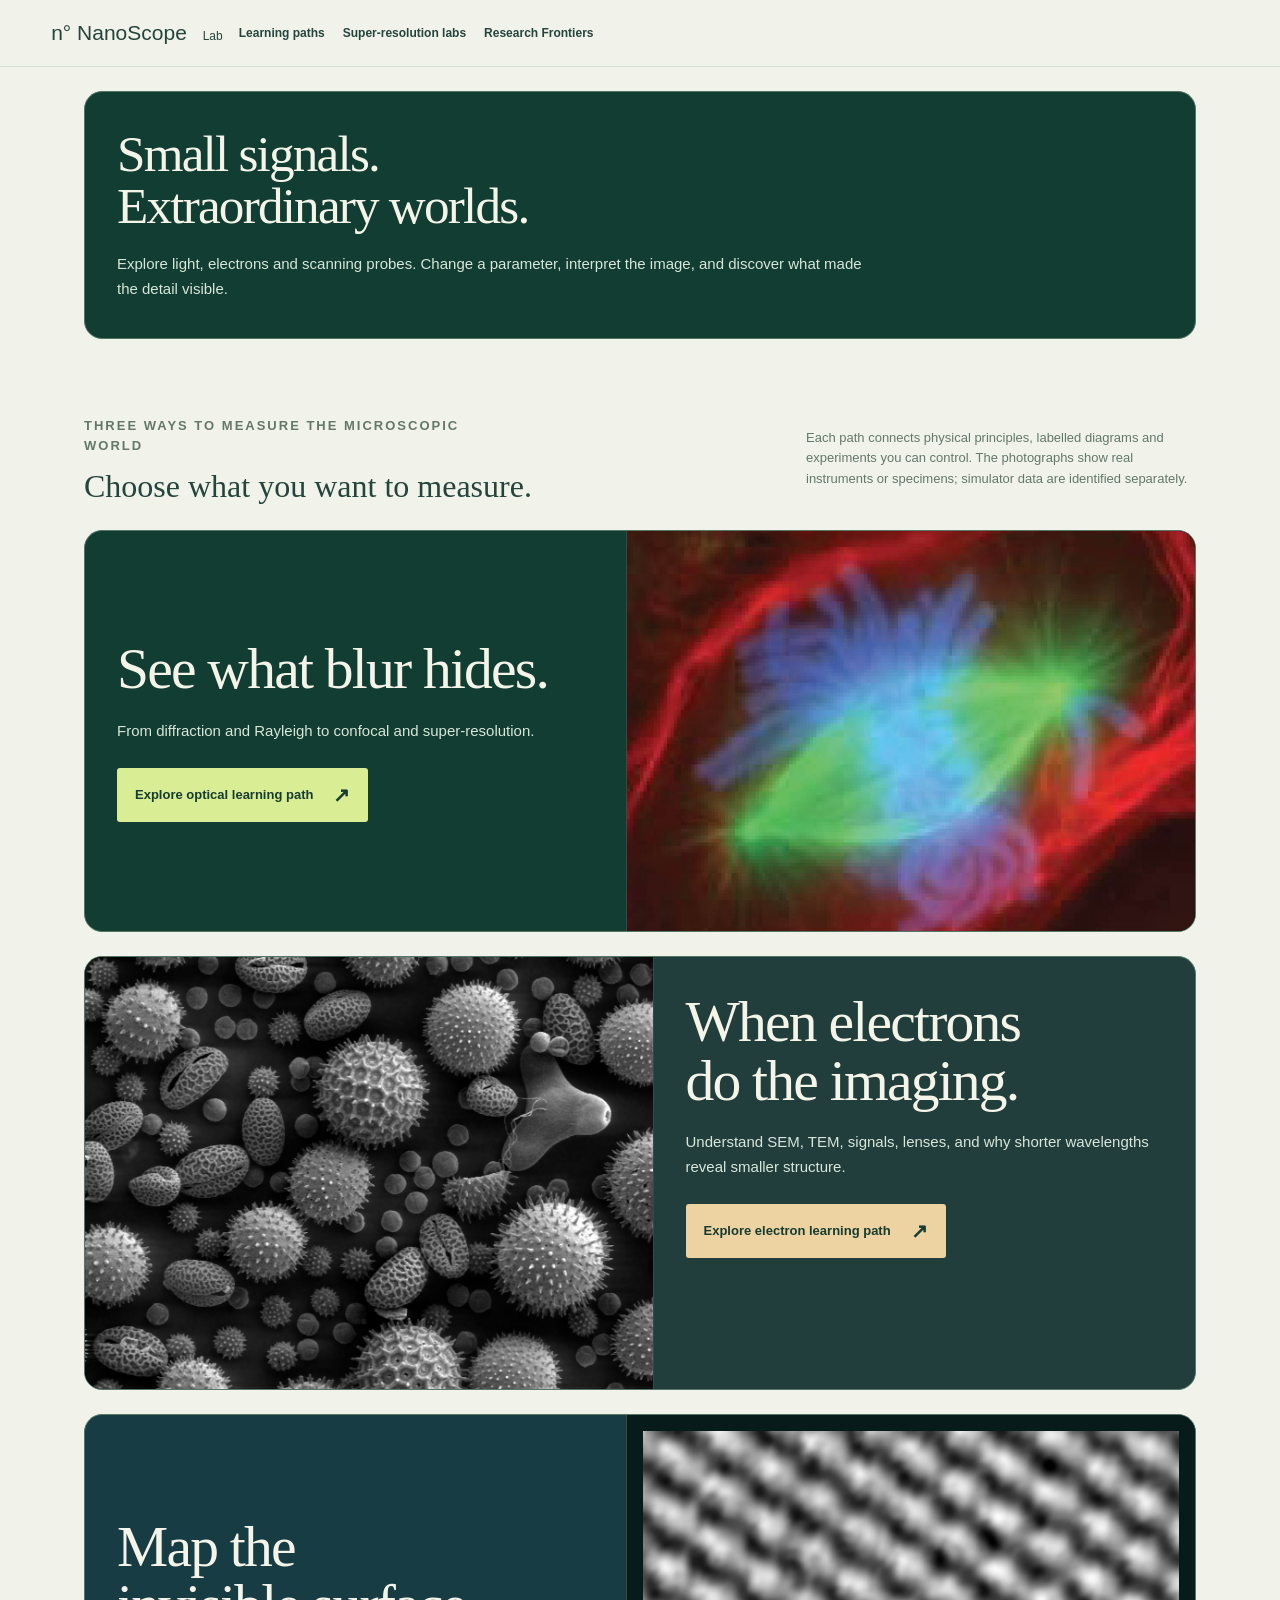
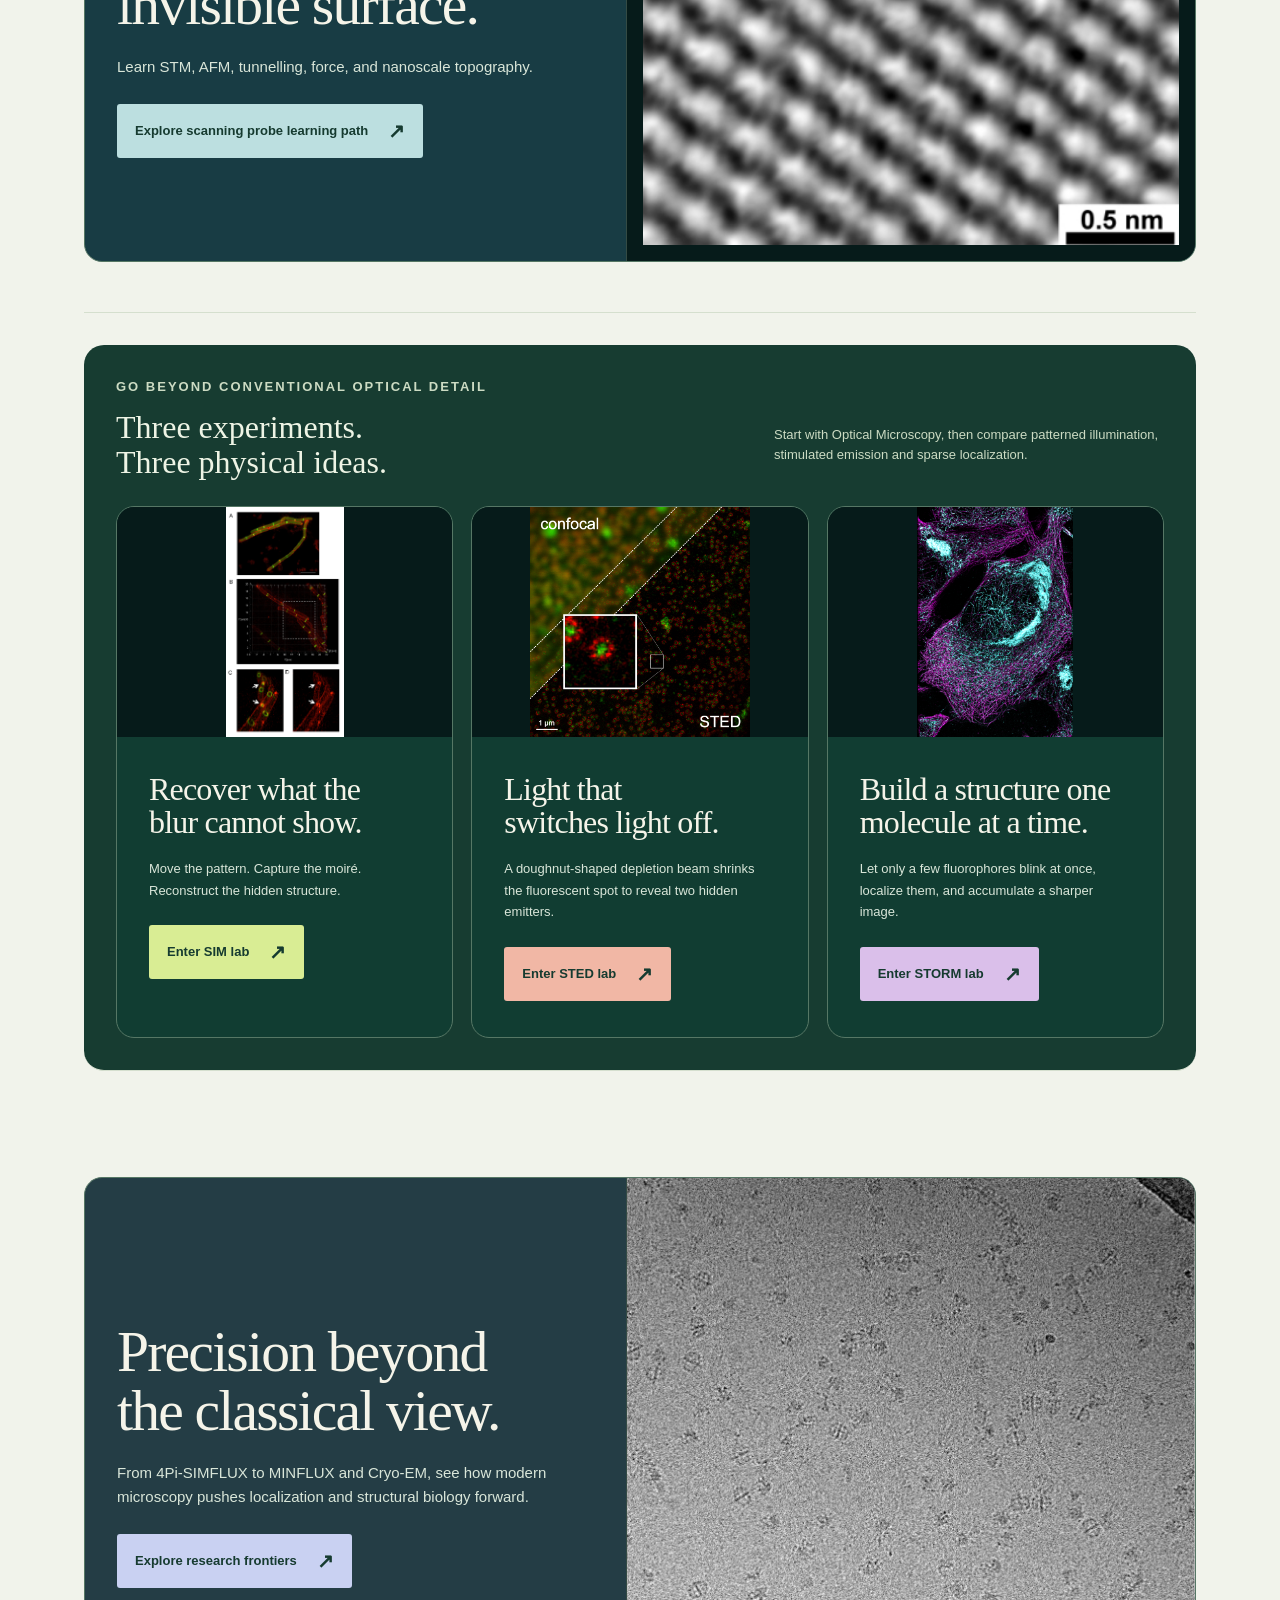
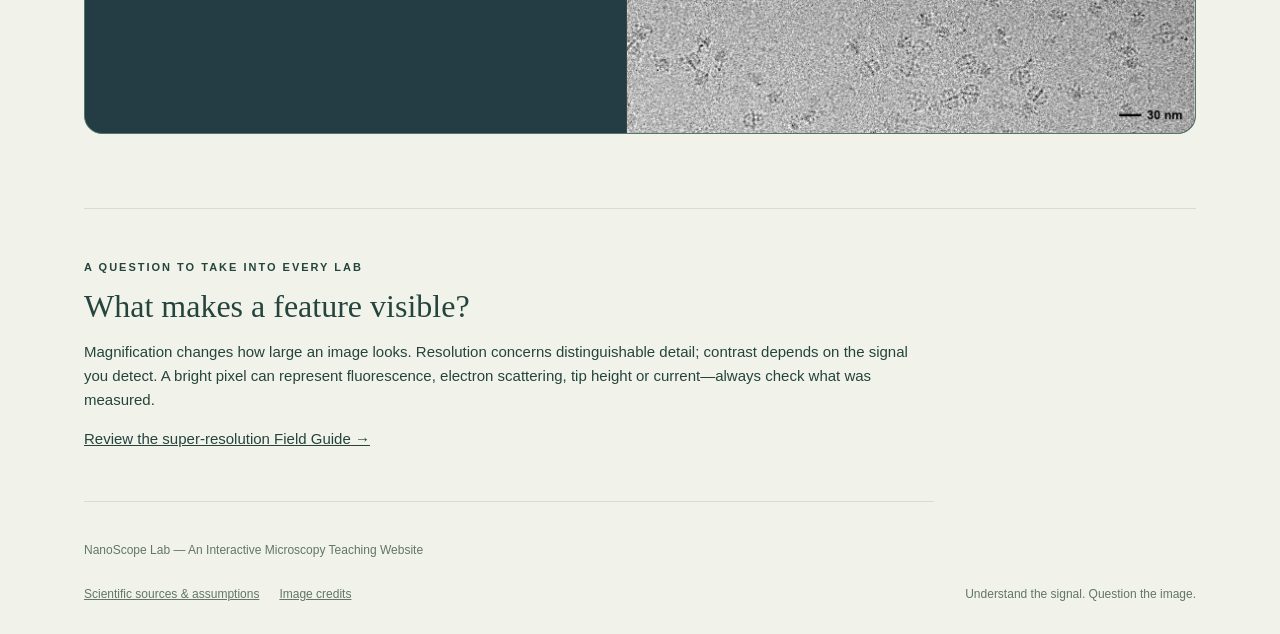
<file: index.html>
<!doctype html><html lang="en"><head><meta charset="utf-8"><meta name="viewport" content="width=device-width,initial-scale=1"><title>NanoScope Lab — An Interactive Microscopy Teaching Website</title><meta name="description" content="Explore optical, electron and scanning probe microscopy through hands-on experiments, authentic images and research frontiers."><link rel="icon" href="icon.svg"><link rel="stylesheet" href="home.css?v=round4a"><link rel="stylesheet" href="navigation.css?v=consolidated1"><link rel="stylesheet" href="learning-paths.css"><link rel="stylesheet" href="poster-covers.css?v=consolidated1"></head><body>
<a class="skip" href="#journey">Skip to learning categories</a><header class="site-nav"><a class="site-home" href="index.html">n° NanoScope <span>Lab</span></a><nav aria-label="Learning categories"><a href="#journey">Learning paths</a><a href="#super-resolution">Super-resolution labs</a><a href="#research">Research Frontiers</a></nav></header>
<main><article class="pc pc--optical pc--intro"><div class="pc-copy"><h1 class="pc-title">Small signals.<br>Extraordinary worlds.</h1><p class="pc-hook">Explore light, electrons and scanning probes. Change a parameter, interpret the image, and discover what made the detail visible.</p></div></article><section id="journey" class="learning-section"><div class="section-top"><div><p class="eyebrow">THREE WAYS TO MEASURE THE MICROSCOPIC WORLD</p><h2>Choose what you want to measure.</h2></div><p>Each path connects physical principles, labelled diagrams and experiments you can control. The photographs show real instruments or specimens; simulator data are identified separately.</p></div><div class="pc-list"><article class="pc pc--optical" id="optical"><div class="pc-copy"><h2 class="pc-title">See what blur hides.</h2><p class="pc-hook">From diffraction and Rayleigh to confocal and super-resolution.</p><a class="pc-cta" href="optical.html">Explore optical learning path</a></div><figure class="pc-art"><img src="assets/images/fluorescence-cell.jpg" alt="Dividing newt cell · OpenStax / Mortadelo2005 · CC BY 4.0." loading="lazy"></figure></article><article class="pc pc--electron" id="electron"><div class="pc-copy"><h2 class="pc-title">When electrons do the imaging.</h2><p class="pc-hook">Understand SEM, TEM, signals, lenses, and why shorter wavelengths reveal smaller structure.</p><a class="pc-cta" href="electron.html">Explore electron learning path</a></div><figure class="pc-art"><img src="assets/images/sem-pollen.jpg" alt="Pollen surface texture · Dartmouth EM Facility · public domain. Detector channel unspecified." loading="lazy"></figure></article><article class="pc pc--spm" id="probes"><div class="pc-copy"><h2 class="pc-title">Map the invisible surface.</h2><p class="pc-hook">Learn STM, AFM, tunnelling, force, and nanoscale topography.</p><a class="pc-cta" href="spm.html">Explore scanning probe learning path</a></div><figure class="pc-art pc-art--figure"><img src="assets/images/stm-graphite.jpg" alt="Graphite electronic contrast · Frank Trixler / Nanotrix · public domain. Atomic contrast is not a photograph of atomic spheres." loading="lazy"></figure></article></div></section><section id="super-resolution" class="super-section"><div class="section-top"><div><p class="eyebrow">GO BEYOND CONVENTIONAL OPTICAL DETAIL</p><h2>Three experiments.<br>Three physical ideas.</h2></div><p>Start with Optical Microscopy, then compare patterned illumination, stimulated emission and sparse localization.</p></div><div id="classical" class="pc-cards"><article class="pc pc--sim"><div class="pc-copy"><h3 class="pc-title">Recover what the blur cannot show.</h3><p class="pc-hook">Move the pattern. Capture the moiré. Reconstruct the hidden structure.</p><a class="pc-cta" href="sim.html#workbench">Enter SIM lab</a></div><figure class="pc-art pc-art--figure"><img src="assets/images/sim-ftsz.png" alt="FtsZ in bacteria · Strauss et al. · CC BY 4.0. Full original figure; widefield and SIM views are not the same field." loading="lazy"></figure></article><article class="pc pc--sted"><div class="pc-copy"><h3 class="pc-title">Light that switches light off.</h3><p class="pc-hook">A doughnut-shaped depletion beam shrinks the fluorescent spot to reveal two hidden emitters.</p><a class="pc-cta" href="sted.html#workbench">Enter STED lab</a></div><figure class="pc-art pc-art--figure"><img src="assets/images/sted-nuclear-pores.png" alt="Original confocal / STED composite · Tassekaffee · CC BY-SA 3.0." loading="lazy"></figure></article><article class="pc pc--storm"><div class="pc-copy"><h3 class="pc-title">Build a structure one molecule at a time.</h3><p class="pc-hook">Let only a few fluorophores blink at once, localize them, and accumulate a sharper image.</p><a class="pc-cta" href="storm.html#workbench">Enter STORM lab</a></div><figure class="pc-art pc-art--figure"><img src="assets/images/storm-tau.png" alt="Microtubules and tau · Melina Gyparaki / Melike Lakadamyali lab via NIH · public domain." loading="lazy"></figure></article></div></section><section id="research"><article class="pc pc--research"><div class="pc-copy"><h2 class="pc-title">Precision beyond the classical view.</h2><p class="pc-hook">From 4Pi-SIMFLUX to MINFLUX and Cryo-EM, see how modern microscopy pushes localization and structural biology forward.</p><a class="pc-cta" href="research.html">Explore research frontiers</a></div><figure class="pc-art"><img src="assets/images/cryo-lysate.jpg" alt="C. thermophilum lysate · Pkastrit · CC BY-SA 4.0. Original 30 nm scale bar in full image." loading="lazy"></figure></article></section><section class="learning-note"><p class="eyebrow">A QUESTION TO TAKE INTO EVERY LAB</p><h2>What makes a feature visible?</h2><p>Magnification changes how large an image looks. Resolution concerns distinguishable detail; contrast depends on the signal you detect. A bright pixel can represent fluorescence, electron scattering, tip height or current—always check what was measured.</p><a href="theory.html#diffraction">Review the super-resolution Field Guide →</a></section>

</main>
<footer><p>NanoScope Lab — An Interactive Microscopy Teaching Website</p><a href="theory.html#sources">Scientific sources & assumptions</a><a href="image-credits.html">Image credits</a><span>Understand the signal. Question the image.</span></footer></body></html>
</file>
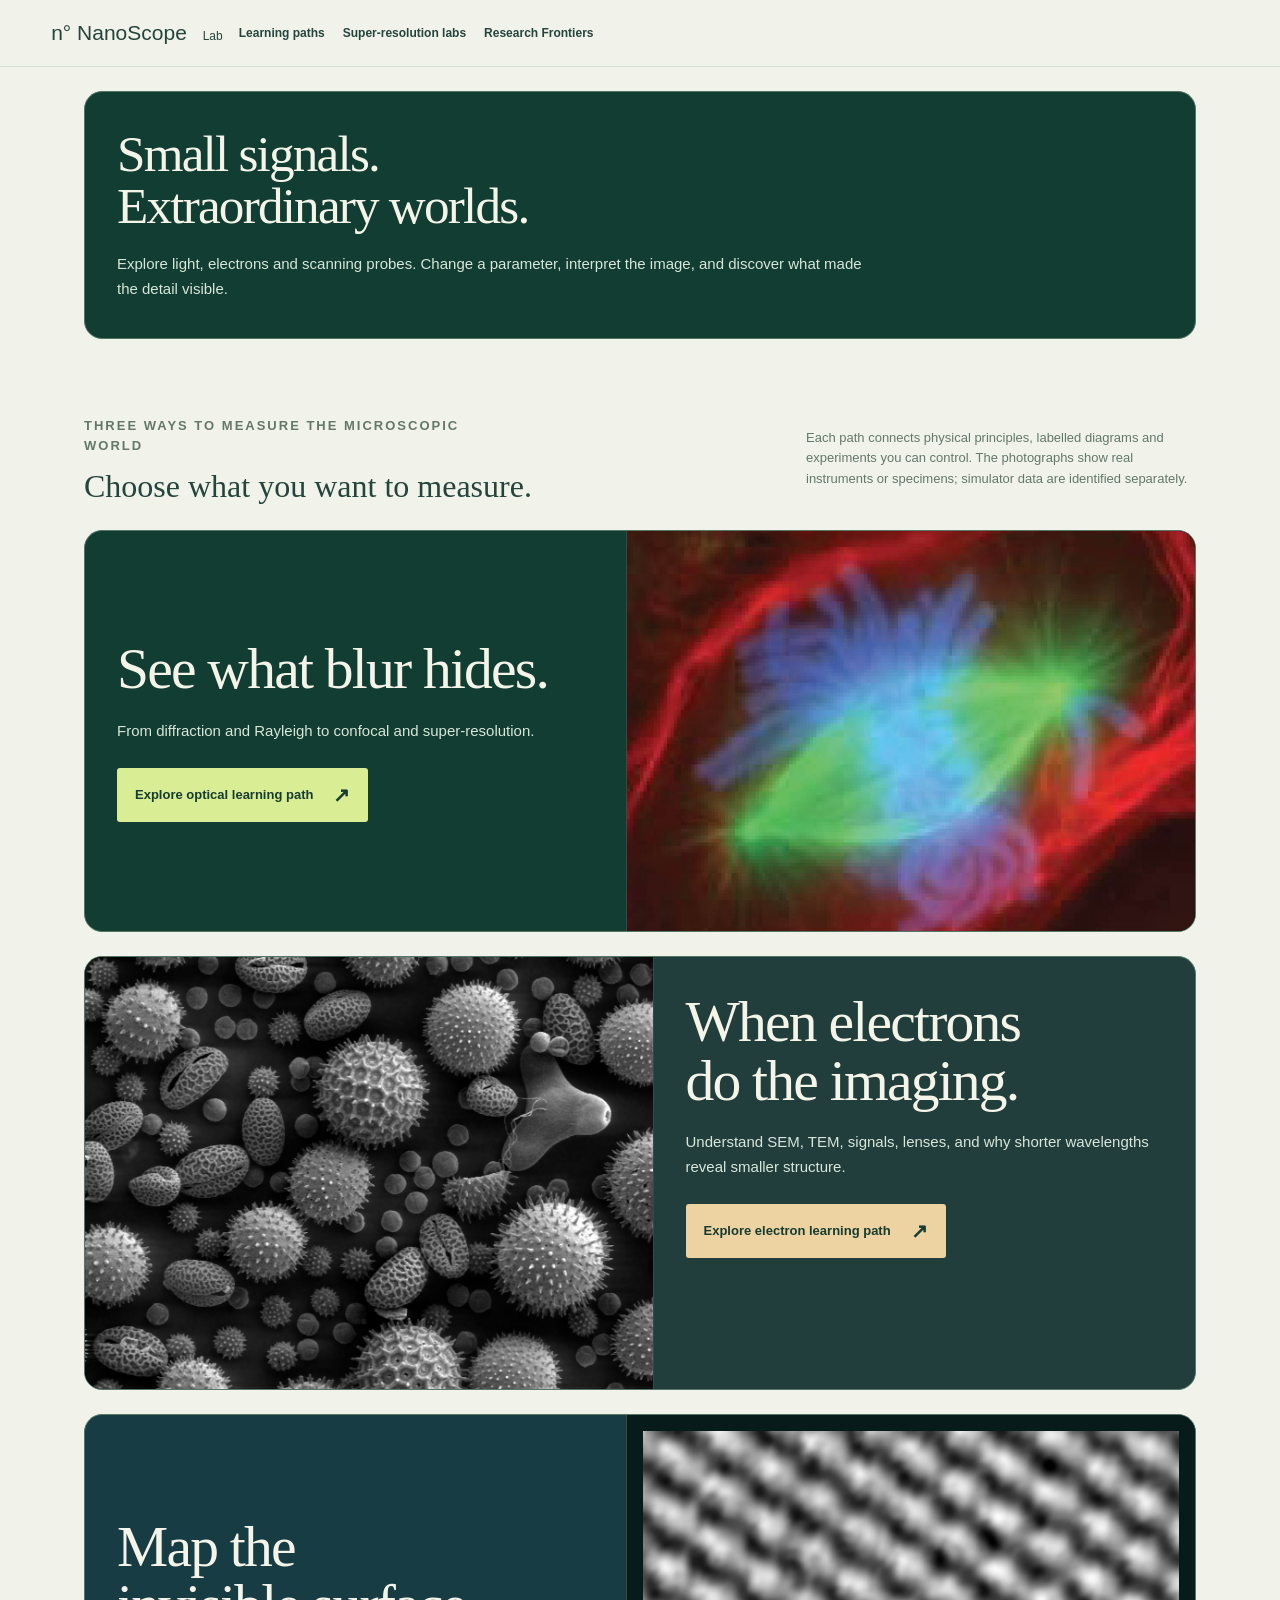
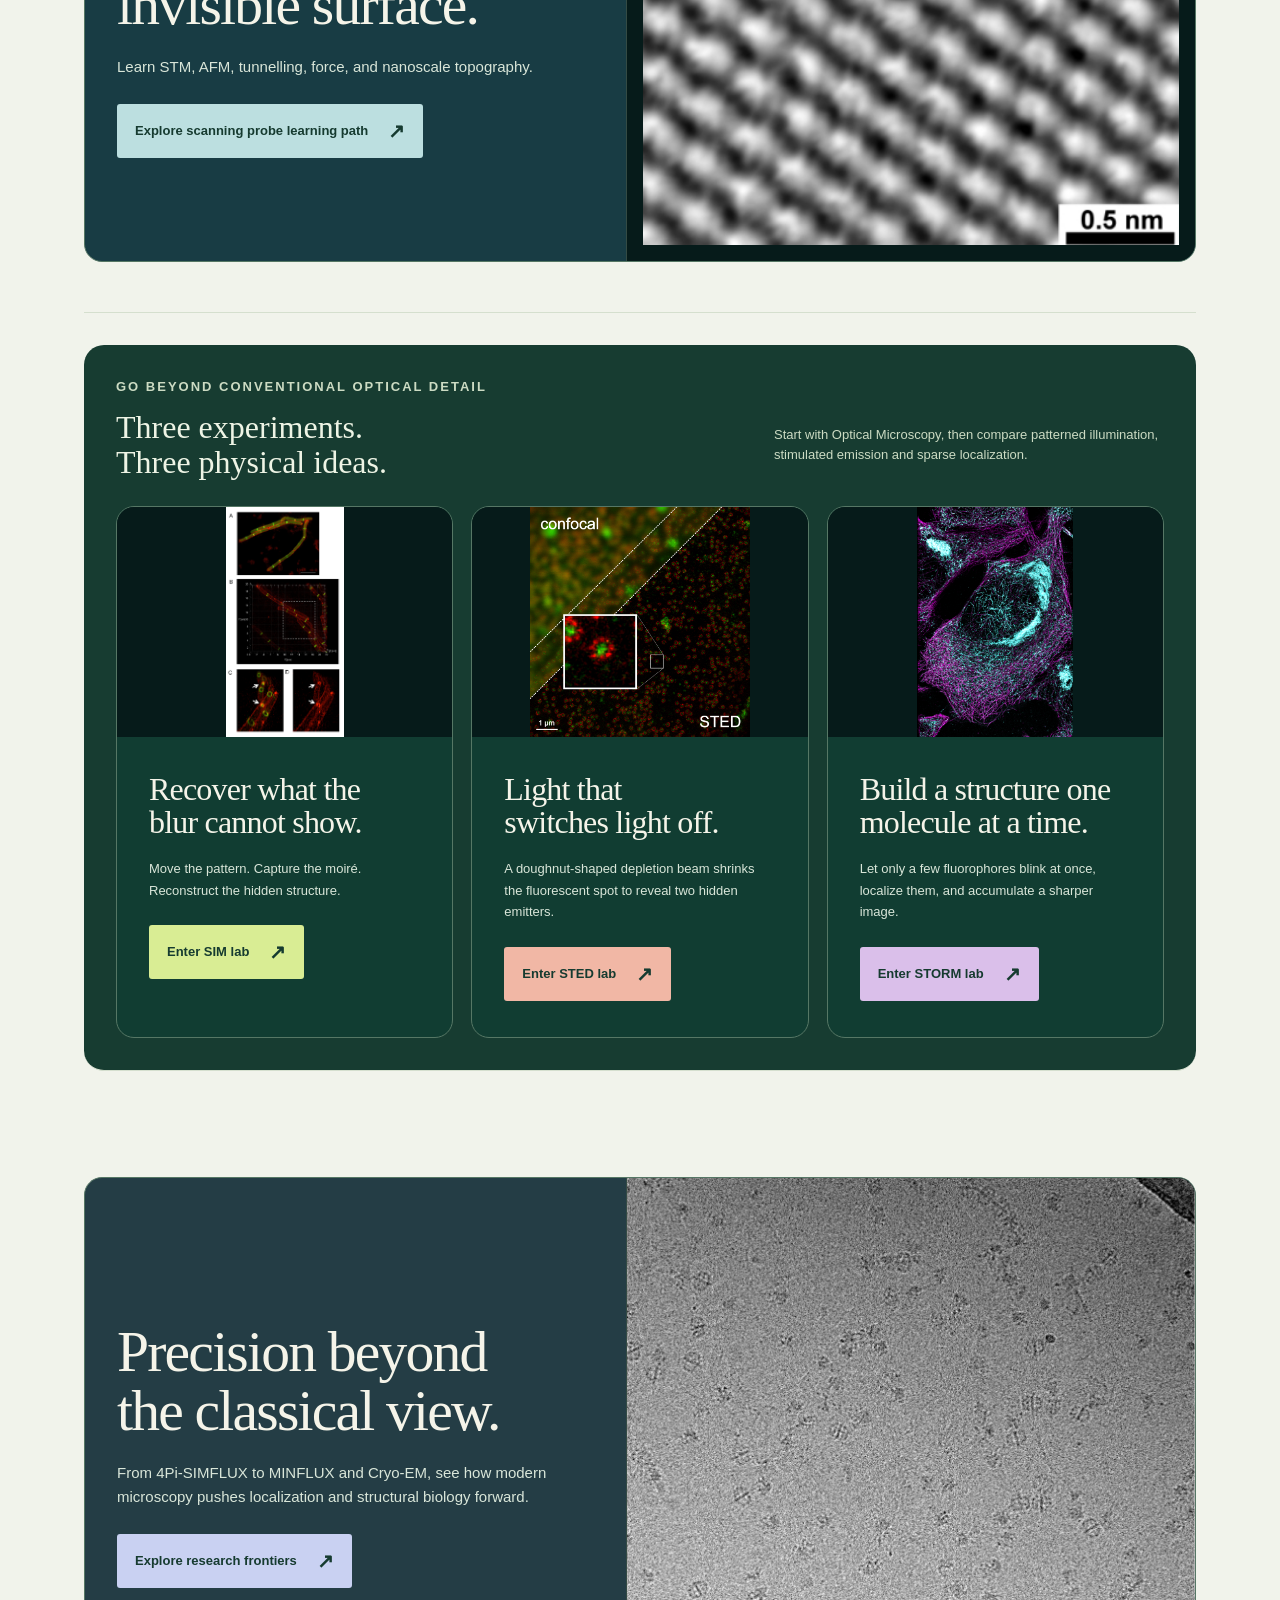
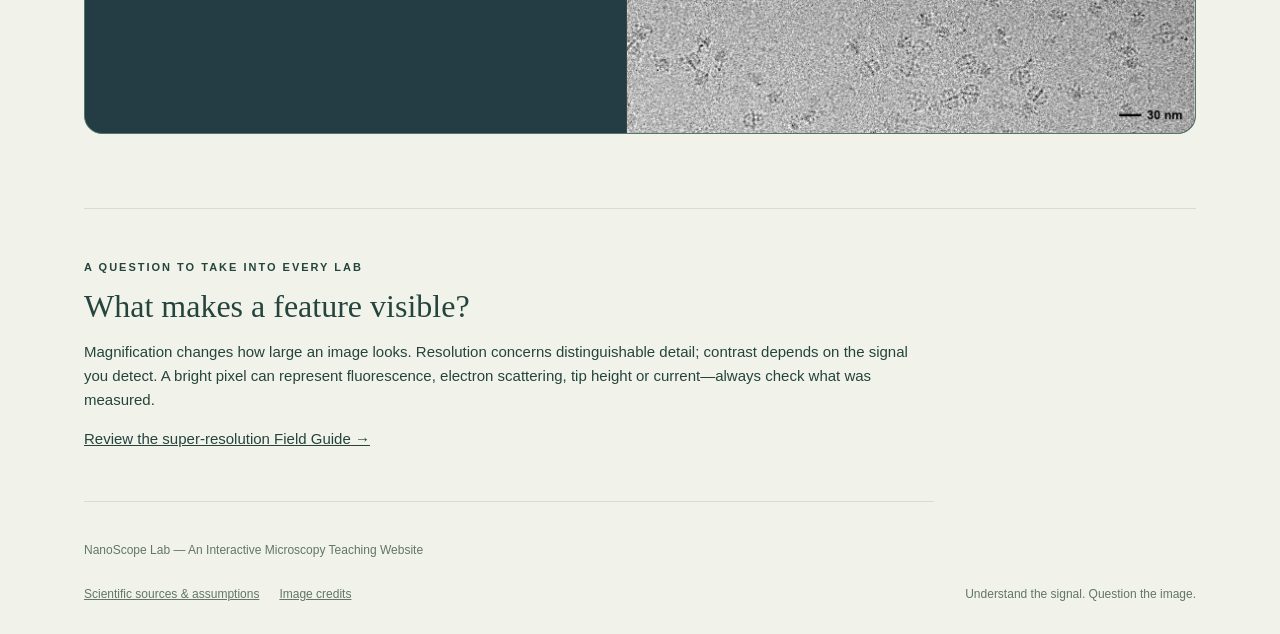
<file: background-guide.html>
<!doctype html>
<html lang="en"><head><meta charset="utf-8"><meta name="viewport" content="width=device-width,initial-scale=1"><meta name="description" content="An interactive microscopy learning lab: optical resolution, electron imaging, scanning probes and the computational frontier."><title>NanoScope Lab — Background science</title><link rel="icon" href="icon.svg" type="image/svg+xml"><link rel="stylesheet" href="style.css"><script src="app.js" defer></script><link rel="stylesheet" href="optical-embed.css"><script>if(new URLSearchParams(location.search).get("view")==="optics")document.documentElement.classList.add("optics-only");</script><link rel="stylesheet" href="electron-embed.css"><script src="electron-embed.js" defer></script><link rel="stylesheet" href="learning-paths.css"><link rel="stylesheet" href="learning-extras.css"><script src="learning-extras.js" defer></script></head>
<body class="supporting-guide"><a class="skip" href="#main">Skip to content</a>
<aside class="sidebar"><a class="brand" href="#home"><span class="brand-mark">n<span>◦</span></span><span>NanoScope<span class="brand-sub">SUPPORTING SCIENCE</span></span></a><div class="side-caption">OPTIONAL BACKGROUND GUIDE</div><nav aria-label="Main navigation"><a href="#home"><span>01</span> Overview</a><a href="#instruments"><span>02</span> Meet the instruments</a><a href="#lab"><span>03</span> Virtual lab <b>4</b></a><a href="#frontier"><span>04</span> Beyond the textbook</a><a href="#challenge"><span>05</span> Test your intuition</a><a href="#sources"><span>06</span> Sources & methods</a></nav><div class="side-bottom"><span class="status-dot"></span> BUILT FOR CURIOSITY<p>Microscopy:<br>Signals, contrast & evidence</p></div></aside>
<main id="main"><header class="topbar" style="height:auto;display:flex;flex-wrap:wrap;justify-content:flex-start;gap:14px;font-size:13px;padding:18px 0"><a href="index.html">Home</a><a href="background.html">← Background Lab</a><a href="theory.html">Super-resolution guide</a></header>
<section id="home" class="hero"><div class="hero-copy"><p class="eyebrow">OPTIONAL REFERENCE / INSTRUMENTS & SIGNALS</p><h1>Supporting<br>microscopy science.</h1><p class="lead">A bigger image isn’t always a better image. Discover how microscopes turn invisible structures into knowledge—and what their images can’t tell you.</p><div class="hero-actions"><a class="button primary" href="#lab">Enter the virtual lab <span>↗</span></a><a class="text-link" href="#instruments">Find your instrument →</a></div><div class="hero-meta"><span>4 hands-on experiments</span><span>6 concept checks</span><span>No installation</span></div></div><figure class="hero-image"><canvas id="heroCanvas" width="720" height="650" role="img" aria-label="Illustrative atomic lattice in teal, with a missing atom and a highlighted observation region"></canvas><div class="image-top"><span><i class="status-dot"></i> THE NANOSCALE</span><span>FIELD 001</span></div><div class="image-bottom"><span>Synthetic atomic lattice<br><small>Illustration · not experimental data</small></span><span class="scale-bar">1 nm*</span></div><figcaption>*Illustrative length scale; no material is specified.</figcaption></figure></section>
<div class="learning-strip"><div><span>01 / UNDERSTAND</span><strong>Choose the right signal.</strong></div><div><span>02 / EXPERIMENT</span><strong>Change a parameter. See why.</strong></div><div><span>03 / QUESTION</span><strong>Separate detail from evidence.</strong></div></div>
<section class="supporting-index" aria-label="Return to a main learning path"><article><img src="assets/images/fluorescence-cell.jpg" alt="Experimental microscopy example: Light & labels" loading="lazy"><h2>Light & labels</h2><p>Fluorescent contrast identifies labelled structures.</p><a href="optical.html">Return to the learning path →</a></article><article><img src="assets/images/sem-pollen.jpg" alt="Experimental microscopy example: Electrons & surfaces" loading="lazy"><h2>Electrons & surfaces</h2><p>Electron-signal contrast reveals specimen texture.</p><a href="electron.html">Return to the learning path →</a></article><article><img src="assets/images/afm-glass.png" alt="Experimental microscopy example: Tips & surfaces" loading="lazy"><h2>Tips & surfaces</h2><p>Probe interactions support height measurements.</p><a href="spm.html">Return to the learning path →</a></article></section><p class="supporting-credit">Real experimental images. OpenStax / Mortadelo2005 (CC BY 4.0); Dartmouth EM Facility and Chych (public domain). <a href="assets/images/CREDITS.md">Sources, licences and modifications</a>.</p><section id="instruments" class="section"><div class="section-heading"><div><p class="eyebrow">01 — THE INSTRUMENT FIELD GUIDE</p><h2>One sample. Different questions.</h2></div><p>Start with the information you need,<br>then choose how to measure it.</p></div><div class="instrument-buttons" role="group" aria-label="Choose a microscope"><button data-method="optical" aria-pressed="true"><span>01</span><strong>Optical</strong><small>Light & fluorescence</small></button><button data-method="sem" aria-pressed="false"><span>02</span><strong>SEM</strong><small>Surface & composition</small></button><button data-method="tem" aria-pressed="false"><span>03</span><strong>TEM / STEM</strong><small>Inside the structure</small></button><button data-method="afm" aria-pressed="false"><span>04</span><strong>AFM</strong><small>Feel the surface</small></button><button data-method="stm" aria-pressed="false"><span>05</span><strong>STM</strong><small>Quantum tunnelling</small></button></div><div id="methodDetail" class="method-detail" aria-live="polite"></div><div class="decision"><label for="scenario">I want to investigate…</label><select id="scenario"><option value="live">Labelled structures in living cells</option><option value="surface">Surface morphology of a metal fracture</option><option value="atoms">Atomic structure inside a thin crystal</option><option value="height">Height of an insulating nanofilm</option><option value="electronic">Electronic states on a conducting surface</option></select><p id="recommendation" aria-live="polite"></p></div></section>
<section id="lab" class="section"><div class="section-heading"><div><p class="eyebrow">02 — LEARN BY CHANGING THINGS</p><h2>Your virtual workbench.</h2></div><p>Predict first. Adjust second.<br>Explain what changed.</p></div><div class="lab-tabs" role="tablist" aria-label="Experiments"><button role="tab" id="tab-optics" aria-controls="panel-optics" aria-selected="true" data-lab="optics">01 <span>Resolution</span></button><button role="tab" id="tab-electrons" aria-controls="panel-electrons" aria-selected="false" tabindex="-1" data-lab="electrons">02 <span>Electrons</span></button><button role="tab" id="tab-probes" aria-controls="panel-probes" aria-selected="false" tabindex="-1" data-lab="probes">03 <span>Scanning probes</span></button><button role="tab" id="tab-ptycho" aria-controls="panel-ptycho" aria-selected="false" tabindex="-1" data-lab="ptycho">04 <span>Ptychography</span></button></div>
<div id="panel-optics" class="lab-panel" role="tabpanel" aria-labelledby="tab-optics"><div class="lab-grid"><div class="controls"><span class="experiment-tag">EXPERIMENT 01</span><h3>Two points, or one?</h3><p>Can your microscope distinguish two equally bright point emitters?</p><label for="wavelength">Wavelength <output id="wavelengthOut">550 nm</output></label><input id="wavelength" type="range" min="400" max="700" step="10" value="550"><label for="na">Numerical aperture <output id="naOut">1.00</output></label><input id="na" type="range" min="0.4" max="1.4" step="0.05" value="1"><label for="separation">Emitter separation <output id="separationOut">300 nm</output></label><input id="separation" type="range" min="100" max="900" step="10" value="300"><label for="zoom">Display magnification <output id="zoomOut">1×</output></label><input id="zoom" type="range" min="1" max="3" step="0.5" value="1"><button class="small-button" id="resetOptics">Reset experiment</button><p class="fine">NA = n sin θ. NA above 1 requires an immersion medium. Magnification changes the display, not the resolving power.</p></div><div class="plot-area"><div class="plot-header"><span>POINT-SPREAD FUNCTIONS</span><span id="resolveBadge" class="pill"></span></div><canvas id="opticsCanvas" width="900" height="480" role="img" aria-label="Two simulated Airy intensity profiles and their sum; numerical results follow below"></canvas><div class="metrics"><div><small>RAYLEIGH SEPARATION</small><strong id="rayleighOut"></strong></div><div><small>YOUR SEPARATION</small><strong id="sepMetric"></strong></div><div><small>SEPARATION / LIMIT</small><strong id="ratioOut"></strong></div></div><p id="opticsSummary" aria-live="polite"></p></div></div><div class="lab-foot"><p><strong>Try this</strong> Keep separation at 300 nm. Increase NA until the Rayleigh criterion is met. Then increase magnification: does the verdict change?</p><details><summary>The model & its limits</summary><p>d<sub>R</sub> = 0.61λ / NA. The plotted profile is [2J₁(u)/u]², where u = 2πNA·r/λ; the two incoherent intensities add. A circular, aberration-free pupil, identical emitters and no noise are assumed. Rayleigh is a conventional criterion, not a universal yes/no boundary. Real images also depend on sampling, background, aberrations and contrast. The display does not simulate a complete microscope. Source: L3 pp. 32–40; <a href="#ref-optics">Nikon MicroscopyU</a>.</p></details></div></div>
<div id="panel-electrons" class="lab-panel" role="tabpanel" aria-labelledby="tab-electrons" hidden><div class="lab-grid"><div class="controls"><span class="experiment-tag">EXPERIMENT 02</span><h3>What does bright mean?</h3><p><a href="electron.html" target="_blank" rel="noopener">Electron learning path (new tab) ↗</a></p><p>Choose the detected signal. A bright region can mean different things.</p><label for="signal">Detector signal</label><select id="signal"><option value="se">SEM: secondary electrons (SE)</option><option value="bse">SEM: backscattered electrons (BSE)</option><option value="tem">TEM: transmitted electrons</option></select><label for="voltage">Accelerating voltage <output id="voltageOut"></output></label><input id="voltage" type="range" min="1" max="300" step="1" value="30"><p class="fine">1–30 kV spans common SEM settings; higher values illustrate the TEM/STEM regime. Changing voltage here updates wavelength only.</p><div class="formula">λ = h / √[2mₑeV(1 + eV/2mₑc²)]</div></div><div class="plot-area"><div class="plot-header"><span>SIGNAL FORMATION</span><span class="pill">Conceptual schematic</span></div><svg id="electronDiagram" viewBox="0 0 800 360" role="img" aria-label="Incident electron beam, sample, and selected detector"><defs><marker id="arrow" markerWidth="8" markerHeight="8" refX="6" refY="3" orient="auto"><path d="M0,0 L6,3 L0,6" fill="#62ddc6"/></marker></defs><path d="M390 30 L390 180" stroke="#62ddc6" stroke-width="4" marker-end="url(#arrow)"/><text x="420" y="65">Incident electrons</text><rect x="170" y="190" width="440" height="38" fill="#314e58"/><text x="180" y="265">Specimen</text><path id="signalPath" stroke="#62ddc6" stroke-width="3" fill="none" marker-end="url(#arrow)"/><rect id="detectorRect" x="590" y="65" width="100" height="45" rx="5" fill="#b96e46"/><text id="detectorLabel" x="600" y="93">Detector</text></svg><div class="metrics"><div><small>ELECTRON WAVELENGTH</small><strong id="electronLambda"></strong></div><div><small>WAVELENGTH ≠ RESOLUTION</small><strong>Mind the lens.</strong></div></div><p id="signalExplanation" aria-live="polite"></p></div></div><div class="lab-foot"><p><strong>Think about it</strong> Why doesn’t a picometre electron wavelength guarantee picometre image resolution?</p><details><summary>Interpretation & limitations</summary><p>Spherical and chromatic aberrations, source size, drift, specimen thickness, scattering and dose all matter. Higher voltage reduces wavelength but can increase some damage mechanisms; it is not automatically the best choice. This is a signal-path diagram and relativistic wavelength calculator, not a Monte Carlo scattering simulation. Conventional TEM contrast depends on imaging conditions; it is not a direct height map. Sources: L4 pp. 31–39; L5 pp. 4–43; <a href="#ref-jeol">JEOL glossary</a>.</p></details></div></div>
<div id="panel-probes" class="lab-panel" role="tabpanel" aria-labelledby="tab-probes" hidden><div class="lab-grid"><div class="controls"><span class="experiment-tag">EXPERIMENT 03</span><h3>A tip changes the story.</h3><p>AFM measures tip–surface interactions. STM measures a distance-sensitive tunnelling current.</p><label for="probeMode">Measurement</label><select id="probeMode"><option value="afm">AFM: finite-tip broadening</option><option value="stm">STM: tunnelling sensitivity</option></select><div id="afmControls"><label for="radius">Parabolic tip radius <output id="radiusOut"></output></label><input id="radius" type="range" min="2" max="50" step="1" value="10"></div><div id="stmControls" hidden><label for="gap">Tip–sample gap <output id="gapOut"></output></label><input id="gap" type="range" min="0.3" max="0.8" step="0.01" value="0.5"></div><p id="probeDescription"></p></div><div class="plot-area"><div class="plot-header"><span id="probeTitle">SURFACE PROFILE</span><span class="pill">Idealised model</span></div><canvas id="probeCanvas" width="900" height="450" role="img" aria-label="AFM true and measured profiles or STM current versus tip separation; numerical description below"></canvas><p id="probeSummary" aria-live="polite"></p></div></div><div class="lab-foot"><p><strong>Try this</strong> Increase the tip radius. Does the object become wider or taller? Switch to STM and increase the gap by 0.1 nm.</p><details><summary>The models & their limits</summary><p>AFM uses z(x) = maxᵤ[h(u) − (x − u)²/(2R)] for a rigid parabolic tip, a 10 nm-high, 20 nm-wide rectangular ridge, and a flat substrate. This geometric envelope ignores deformation, adhesion and feedback dynamics. STM uses I/I₀ = exp[−2κ(z − z₀)], with κ = √(2mₑφ)/ℏ, φ = 4 eV and z₀ = 0.5 nm. Fixed bias and constant electronic density of states are assumed. Real STM contrast depends on electronic structure as well as geometry. Source: L6 pp. 4, 12–22, 26–39.</p></details></div></div>
<div id="panel-ptycho" class="lab-panel" role="tabpanel" aria-labelledby="tab-ptycho" hidden><div class="lab-grid"><div class="controls"><span class="experiment-tag">EXPERIMENT 04</span><h3>Overlap carries information.</h3><p>In ptychography, neighbouring probe positions share specimen regions. This redundancy helps constrain a computational reconstruction.</p><label for="overlap">Linear overlap <output id="overlapOut"></output></label><input id="overlap" type="range" min="0" max="80" step="10" value="60"><label for="scanStep">Position in the scan <output id="scanStepOut"></output></label><input id="scanStep" type="range" min="1" max="25" step="1" value="13"><p class="fine">A fixed 5 × 5 grid is shown. Step = probe diameter × (1 − overlap). This percentage describes linear overlap, not the shared area of two circles.</p></div><div class="plot-area"><div class="plot-header"><span>OVERLAPPING PROBE POSITIONS</span><span class="pill">Acquisition geometry</span></div><canvas id="ptychoCanvas" width="900" height="450" role="img" aria-label="Twenty-five circular probe footprints with the selected scan position highlighted"></canvas><p id="ptychoSummary" aria-live="polite"></p></div></div><div class="lab-foot"><p><strong>Interpret carefully</strong> More overlap at fixed probe size and fixed field of view requires more positions, increasing dose and acquisition time if dose per position stays fixed.</p><details><summary>What this demo does—and does not—calculate</summary><p>The circles show scan geometry only. No diffraction data are measured, no phase retrieval runs, and no resolution improvement is calculated. A real 4D-STEM dataset records a 2D diffraction pattern at each 2D scan position. Reconstruction fits a physical model to these measurements. Success depends on dose, detector sampling, coherence, drift and model accuracy—not overlap alone. Read the research context below.</p></details></div></div>
<div class="notebook"><div><h3>Keep a lab note.</h3><p>Record a prediction, an observation and an explanation. Your note is saved only in this browser when local storage is available.</p></div><div><label class="sr-only" for="labNote">Your lab note</label><textarea id="labNote" rows="3" placeholder="I predicted… / I changed… / I observed… / This happens because…"></textarea><div class="note-actions"><small id="noteStatus" role="status"></small><button id="downloadNote" class="small-button">Download note ↓</button></div></div></div></section>
<section id="frontier" class="section frontier"><div class="section-heading"><div><p class="eyebrow">03 — BEYOND THE TEXTBOOK</p><h2>From a sharper image<br>to a richer measurement.</h2></div><span class="pill">Research spotlight · 2021 → 2026</span></div><div class="frontier-grid"><div class="frontier-statement"><span class="large-symbol">ψ</span><h3>The detector records intensity.<br>The algorithm estimates phase.</h3><p>Electron ptychography connects microscope hardware with an inverse problem. An attractive reconstruction is still a model-based inference that needs validation.</p><a class="text-link" href="#lab" id="openPtycho">Explore the scan geometry →</a></div><div class="timeline"><article><span class="year">2021 / MILESTONE</span><h3>When the specimen becomes the limit</h3><p>Chen and colleagues reported instrumental blurring below 20 pm using multislice electron ptychography. Atomic-column widths were then dominated by thermal motion rather than instrument blur. This is a reported result for specific experimental conditions, not a universal specification.</p><a href="https://doi.org/10.1126/science.abg2533" target="_blank" rel="noopener">Read the Science paper ↗</a></article><article><span class="year">2026 / RECENT DEVELOPMENT</span><h3>Learning from correlated atomic motion</h3><p>Gladyshev and colleagues introduced CAVIAR, combining mixed-object ptychography with analysis of displacement correlations. Simulations and an hBN experiment supported extracting information about correlated vibrations. This extends the question from “where are the atoms?” to “how is their motion related?”</p><a href="https://doi.org/10.1038/s41467-026-74135-4" target="_blank" rel="noopener">Read the Nature Communications paper ↗</a></article></div></div><div class="critical"><strong>A question worth asking</strong><p>If two reconstruction models explain the same measured intensities, what independent evidence would help distinguish them? Consider repeat scans, dose dependence, reference materials and agreement with complementary measurements.</p></div><div class="mini-lessons"><article><h3>STED</h3><p>A depletion beam suppresses emission around an excitation spot, shrinking the effective fluorescent region. Higher depletion intensity brings photophysics and dose trade-offs.</p></article><article><h3>STORM / PALM</h3><p>Separate sparse emitters in time, localise each one, then combine localisations. Single-emitter precision is not the same as the resolution of a densely labelled structure.</p></article><article><h3>SIM</h3><p>Known illumination patterns shift otherwise inaccessible spatial information into the detected range. Conventional linear SIM offers roughly a twofold lateral improvement under suitable conditions.</p></article></div><p class="fine">Super-resolution foundations: L3 pp. 49–63; <a href="https://www.nobelprize.org/uploads/2018/06/advanced-chemistryprize2014.pdf">2014 Nobel scientific background</a>. Research spotlight checked 17 October 2026; selected developments, not an exhaustive review.</p></section>
<section id="challenge" class="section"><div class="section-heading"><div><p class="eyebrow">04 — CHECK YOUR UNDERSTANDING</p><h2>Trust your reasoning.</h2></div><p>Six short questions.<br>Feedback explains the physics.</p></div><form id="quizForm"><div id="quizQuestions" class="quiz-grid"></div><div class="quiz-footer"><button class="button primary" type="submit">Check my answers →</button><button class="small-button" type="button" id="resetQuiz">Start again</button><output id="quizScore" aria-live="polite">Choose one answer per question.</output></div></form></section>
<section id="sources" class="section sources"><p class="eyebrow">05 — SHOW YOUR WORK</p><h2>Sources, assumptions & credits.</h2><div class="source-grid"><div><h3>Background scope</h3><p>Optical, electron and scanning-probe microscopy: scientific explanations, supplementary experiments and sources. All diagrams are schematic; model assumptions are stated alongside each experiment.</p></div><div><h3>Further reading</h3><ol><li id="ref-optics"><a href="https://www.microscopyu.com/microscopy-basics/resolution">Nikon MicroscopyU — Resolution</a>. Rayleigh criterion.</li><li id="ref-jeol"><a href="https://www.jeol.com/words/semterms/">JEOL — Glossary of SEM Terms</a>. Electron signals and instrumentation.</li><li><a href="https://www.nobelprize.org/uploads/2018/06/advanced-chemistryprize2014.pdf">Royal Swedish Academy of Sciences (2014)</a>. Super-resolved fluorescence microscopy.</li><li><a href="https://doi.org/10.1126/science.abg2533">Chen et al. (2021), Science 372, 826–831</a>. Electron ptychography achieves atomic-resolution limits set by lattice vibrations. <a href="https://arxiv.org/abs/2101.00465">Open preprint</a>.</li><li><a href="https://doi.org/10.1038/s41467-026-74135-4">Gladyshev et al. (2026), Nature Communications 17, 5173</a>. Electron ptychography reveals correlated lattice vibrations at atomic resolution.</li></ol></div></div></section>
<footer><a class="brand" href="#home">NanoScope Lab <span>↗</span></a><span>Stay curious. Question the image.</span></footer></main><noscript><div class="noscript">Enable JavaScript for the virtual labs, instrument guide and quiz. The research overview and references remain available.</div></noscript></body></html>
</file>
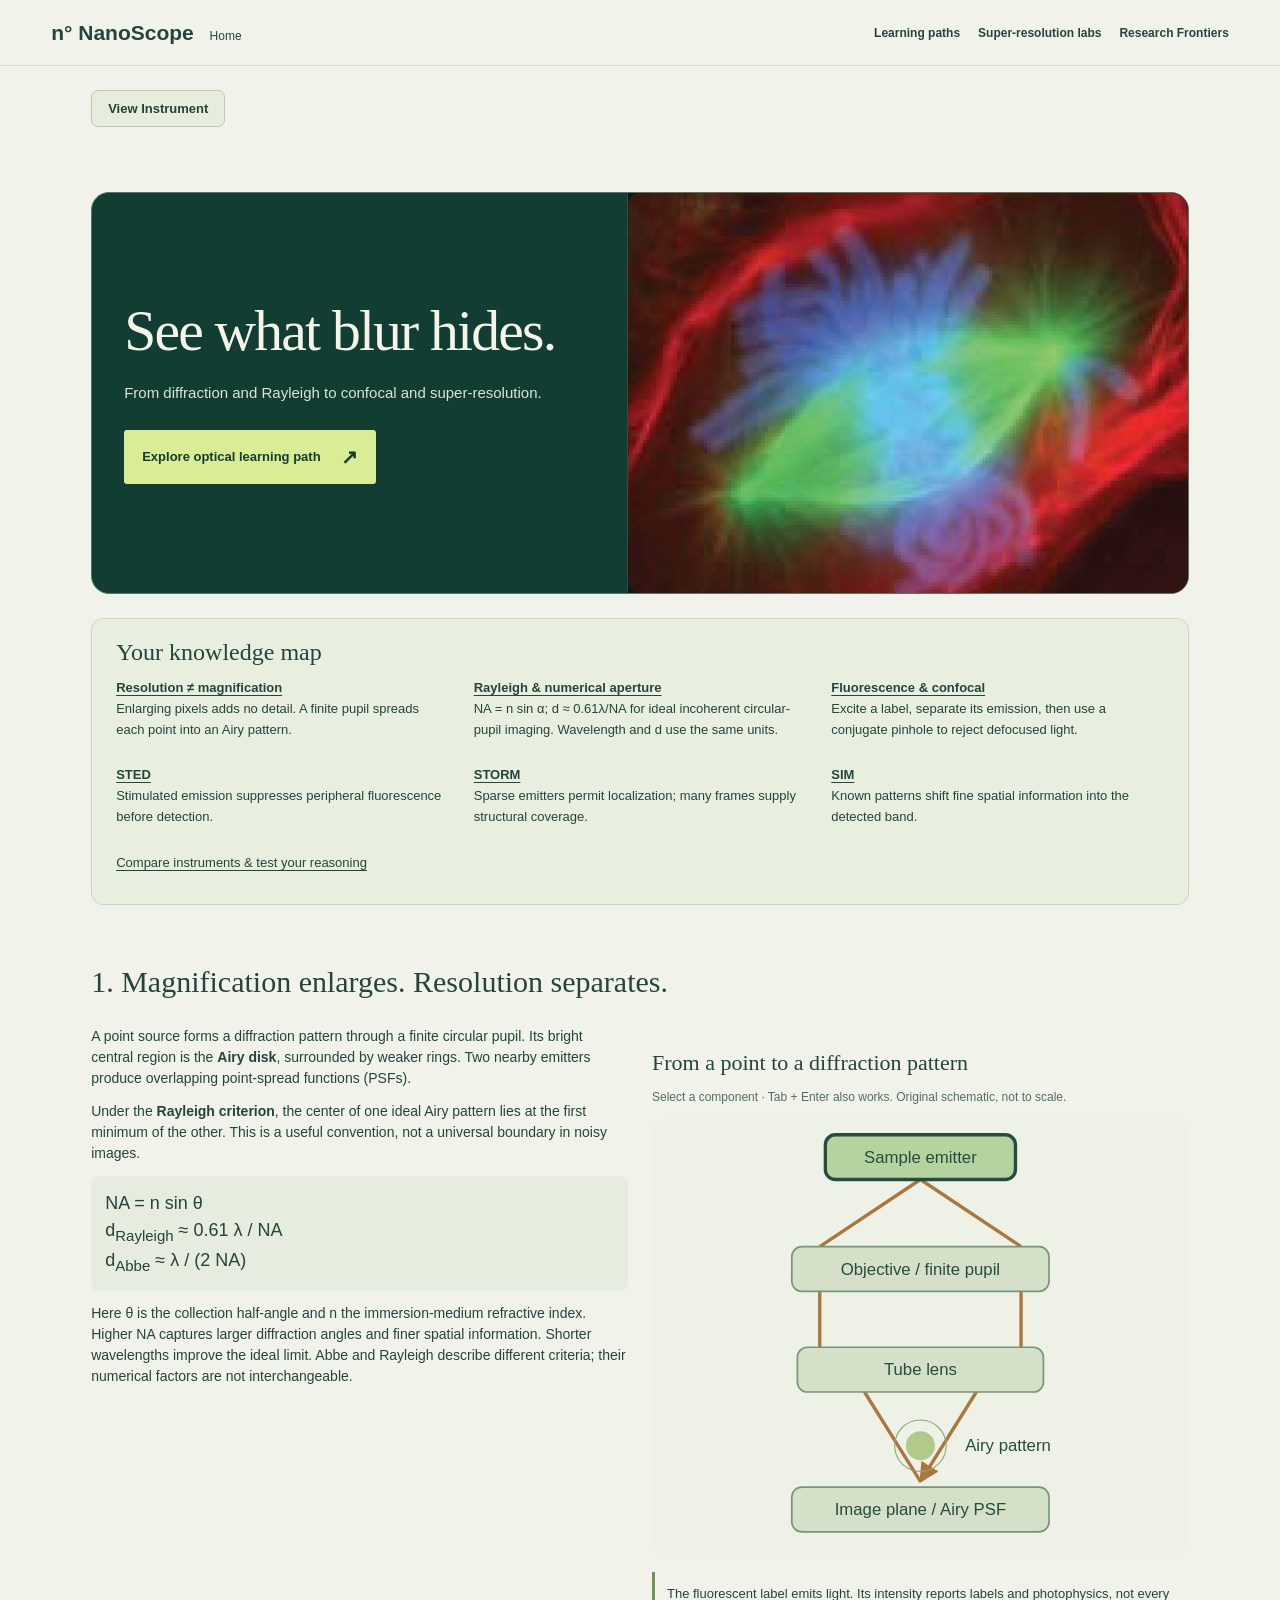
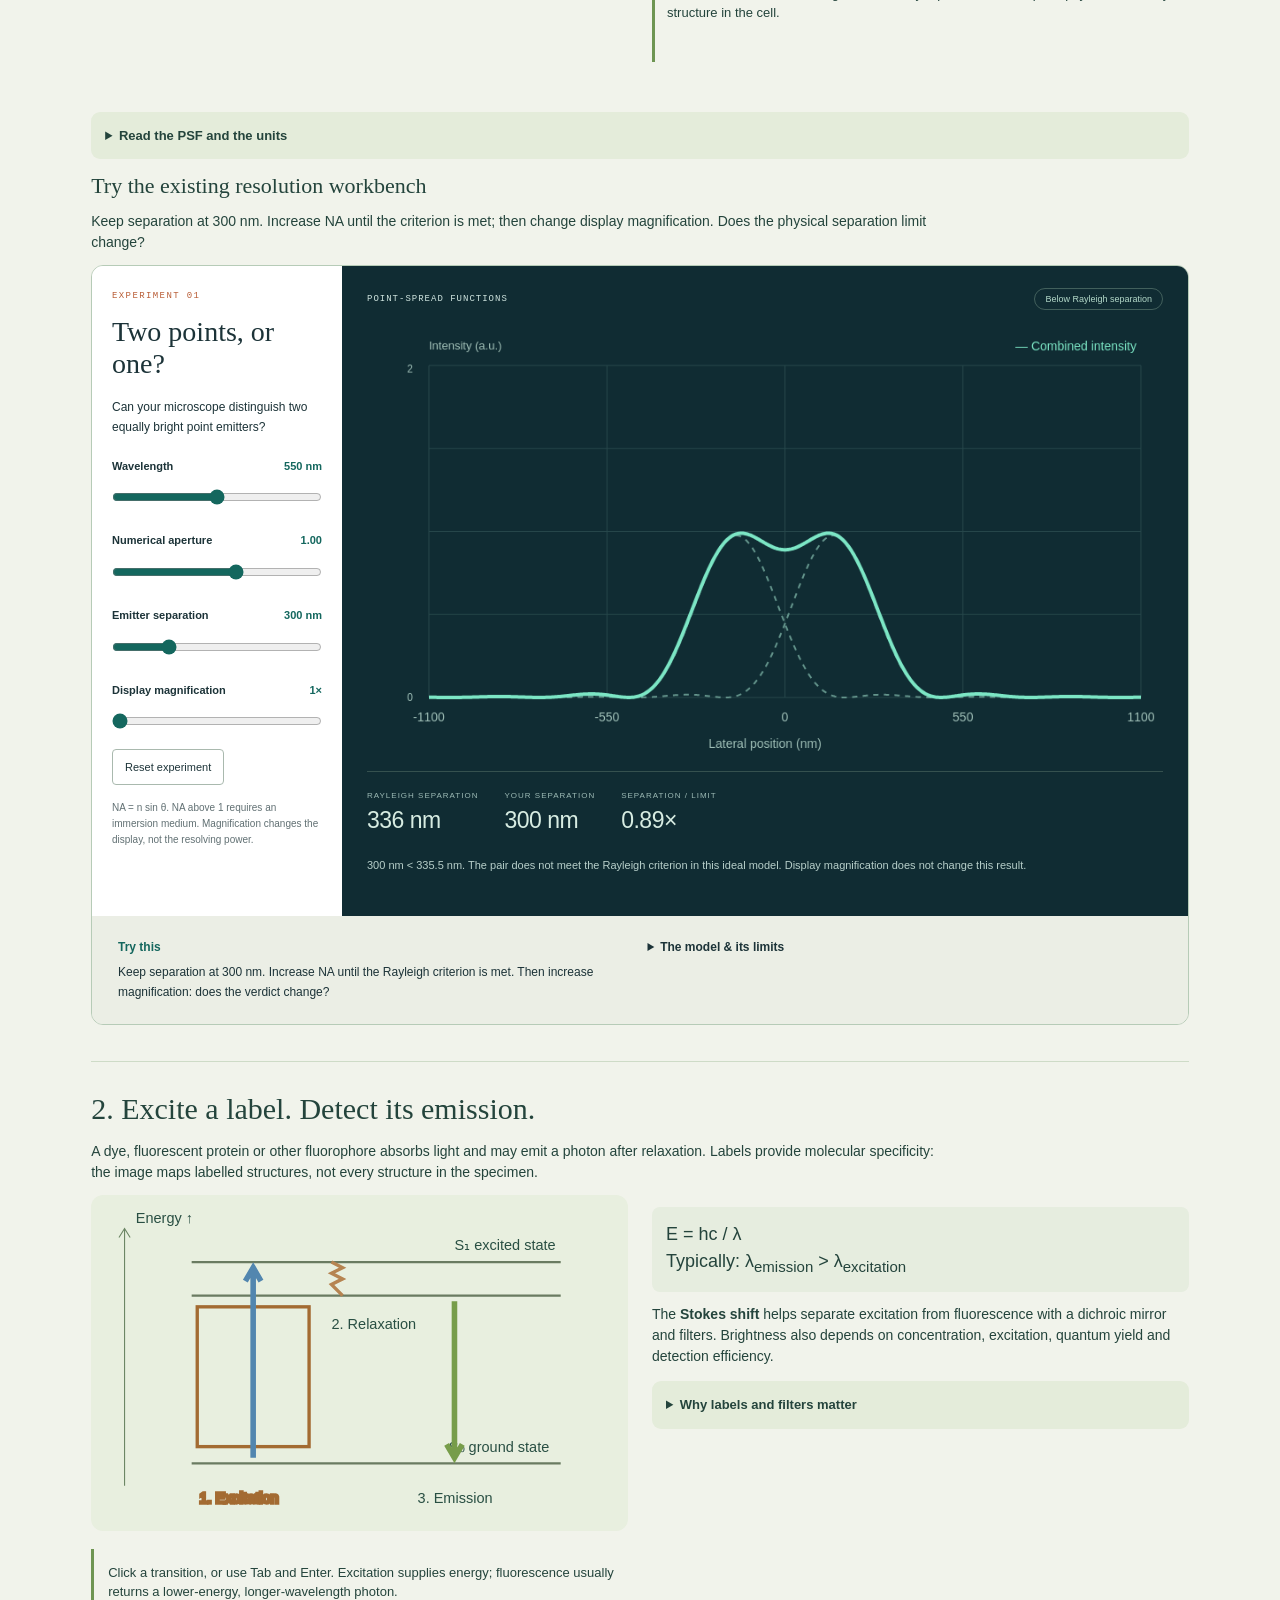
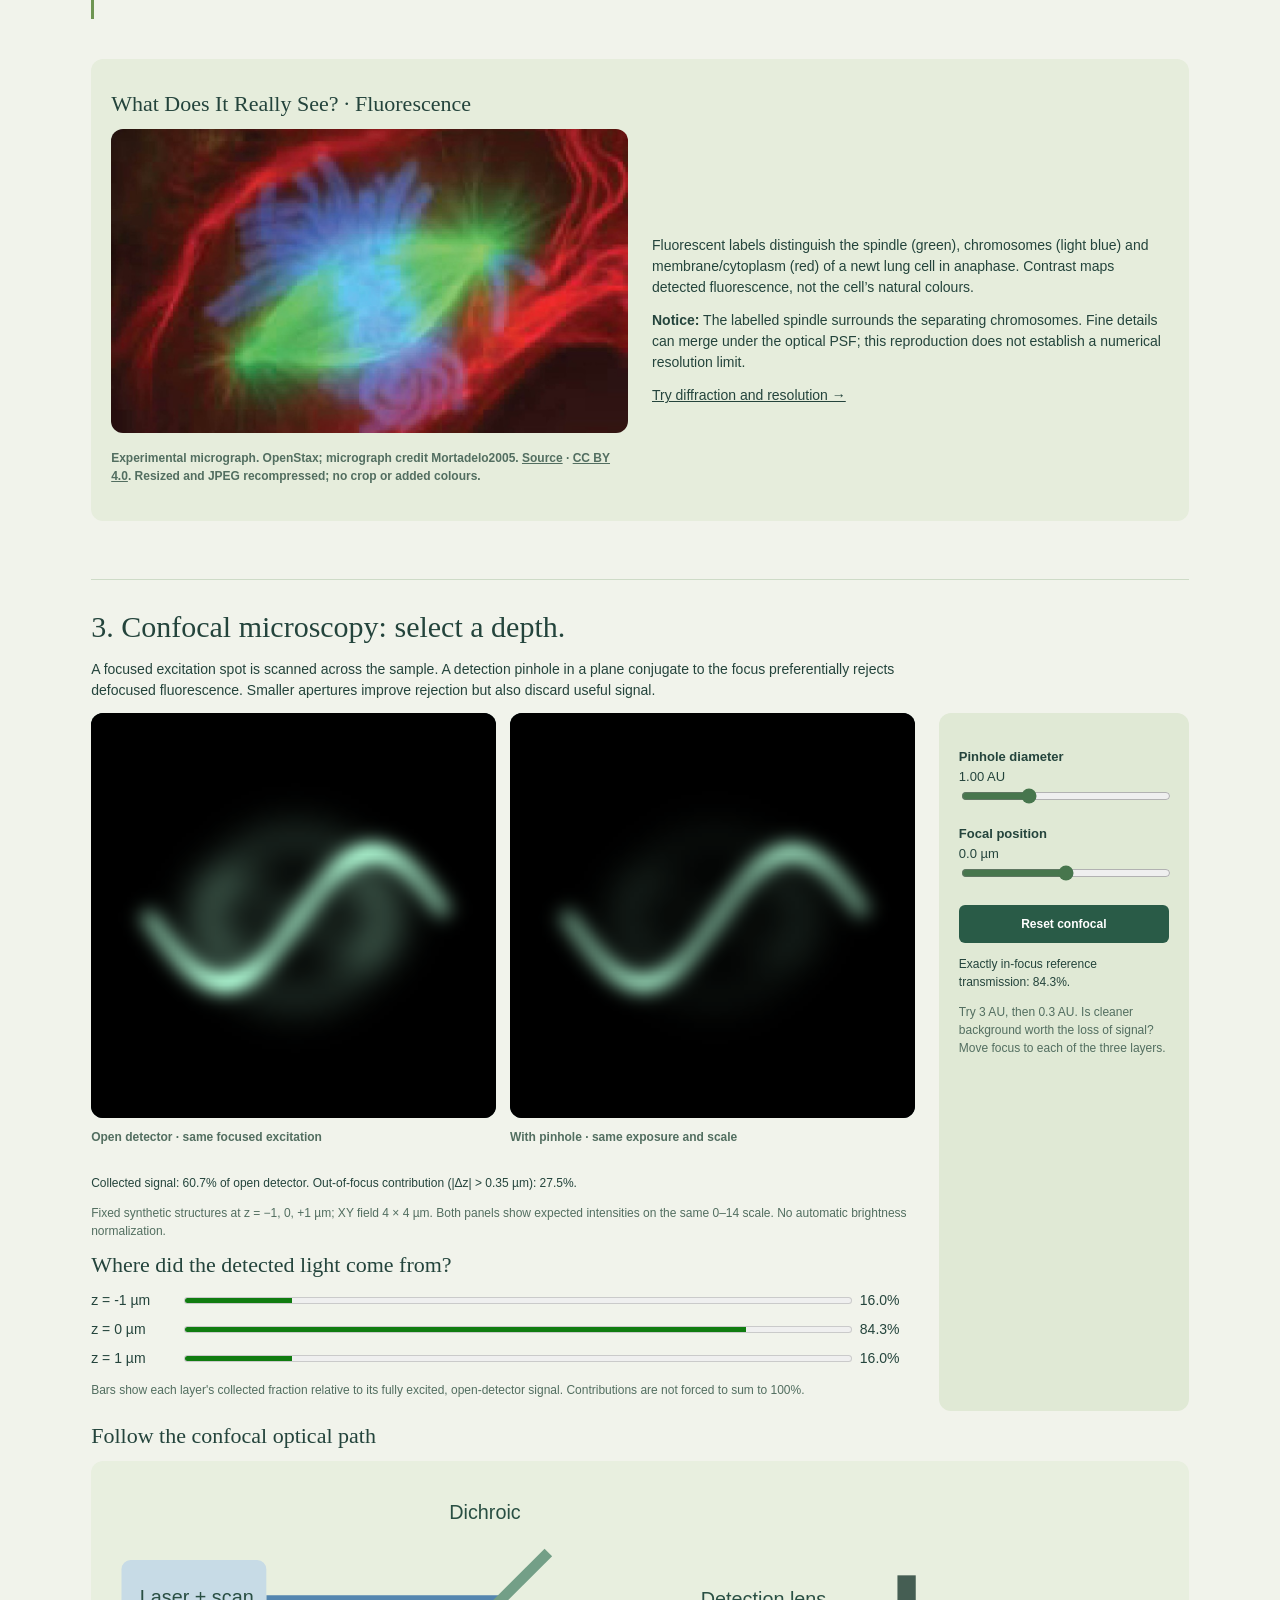
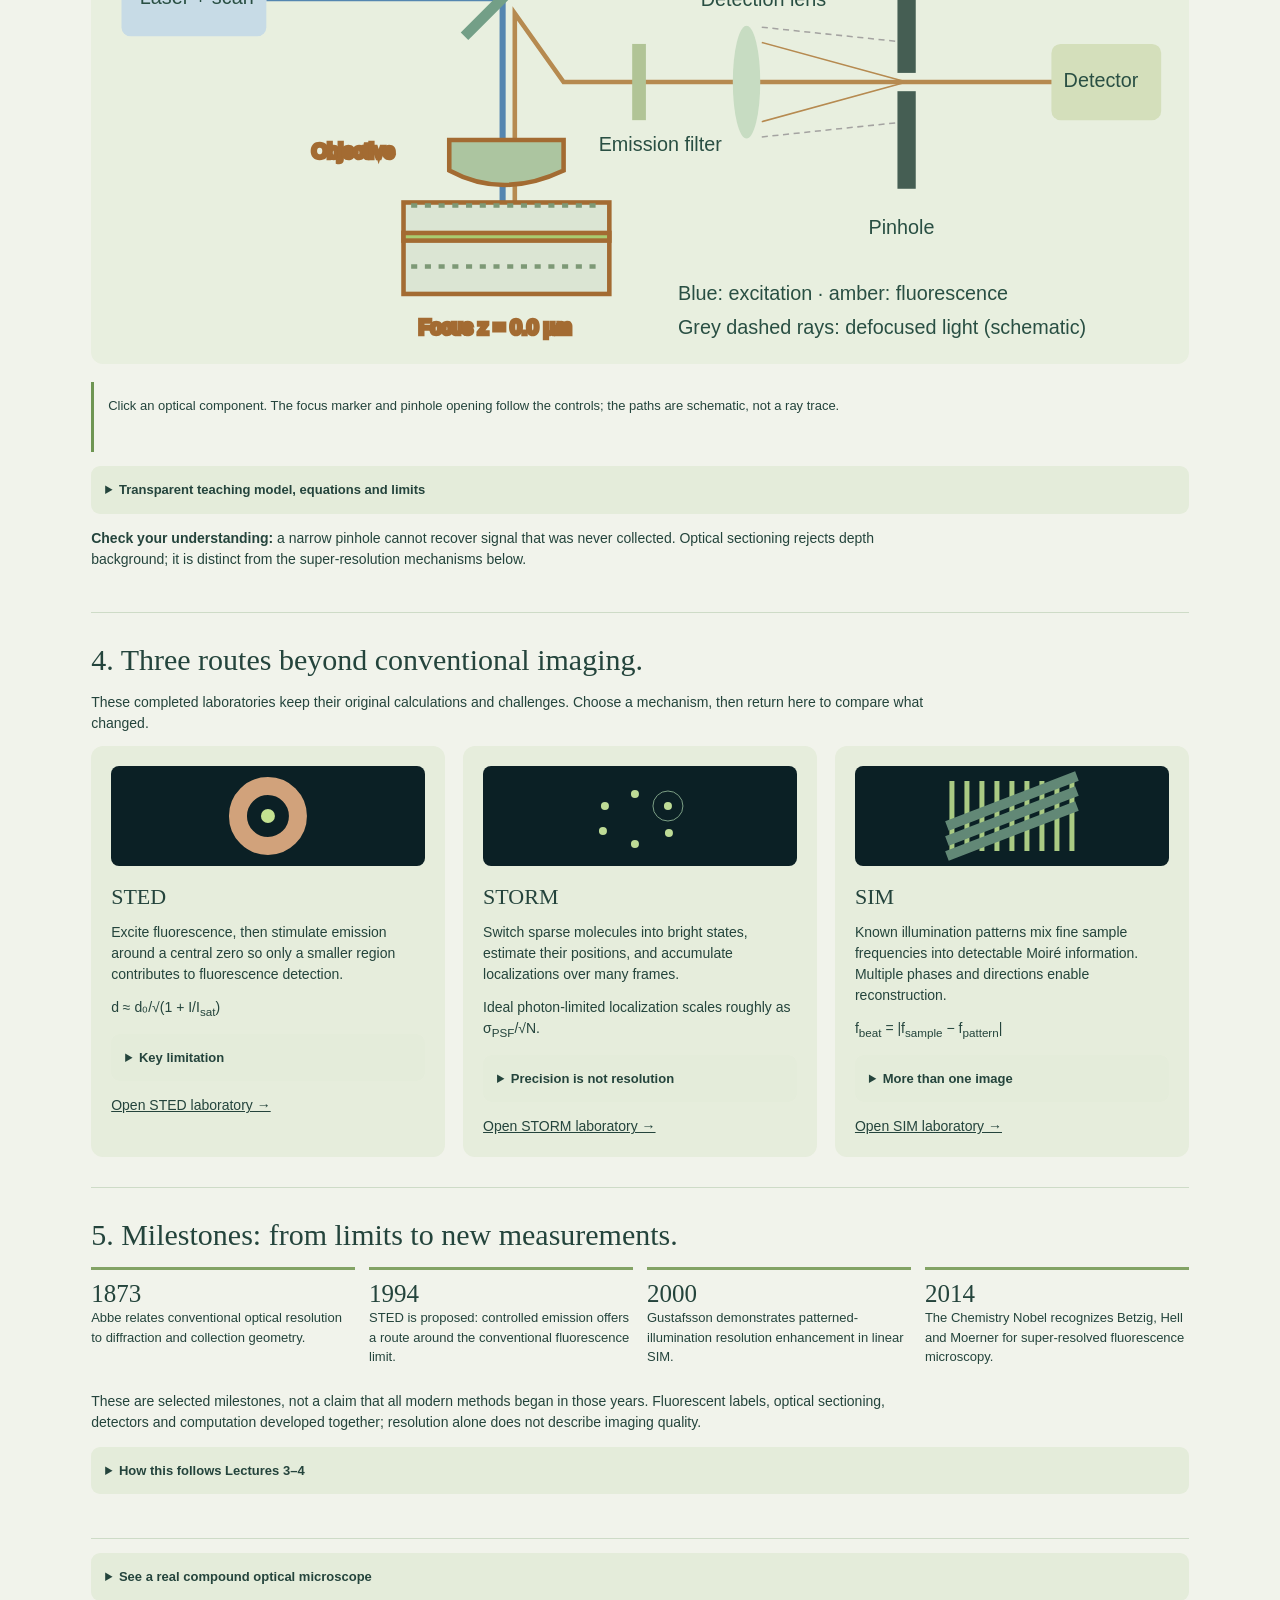
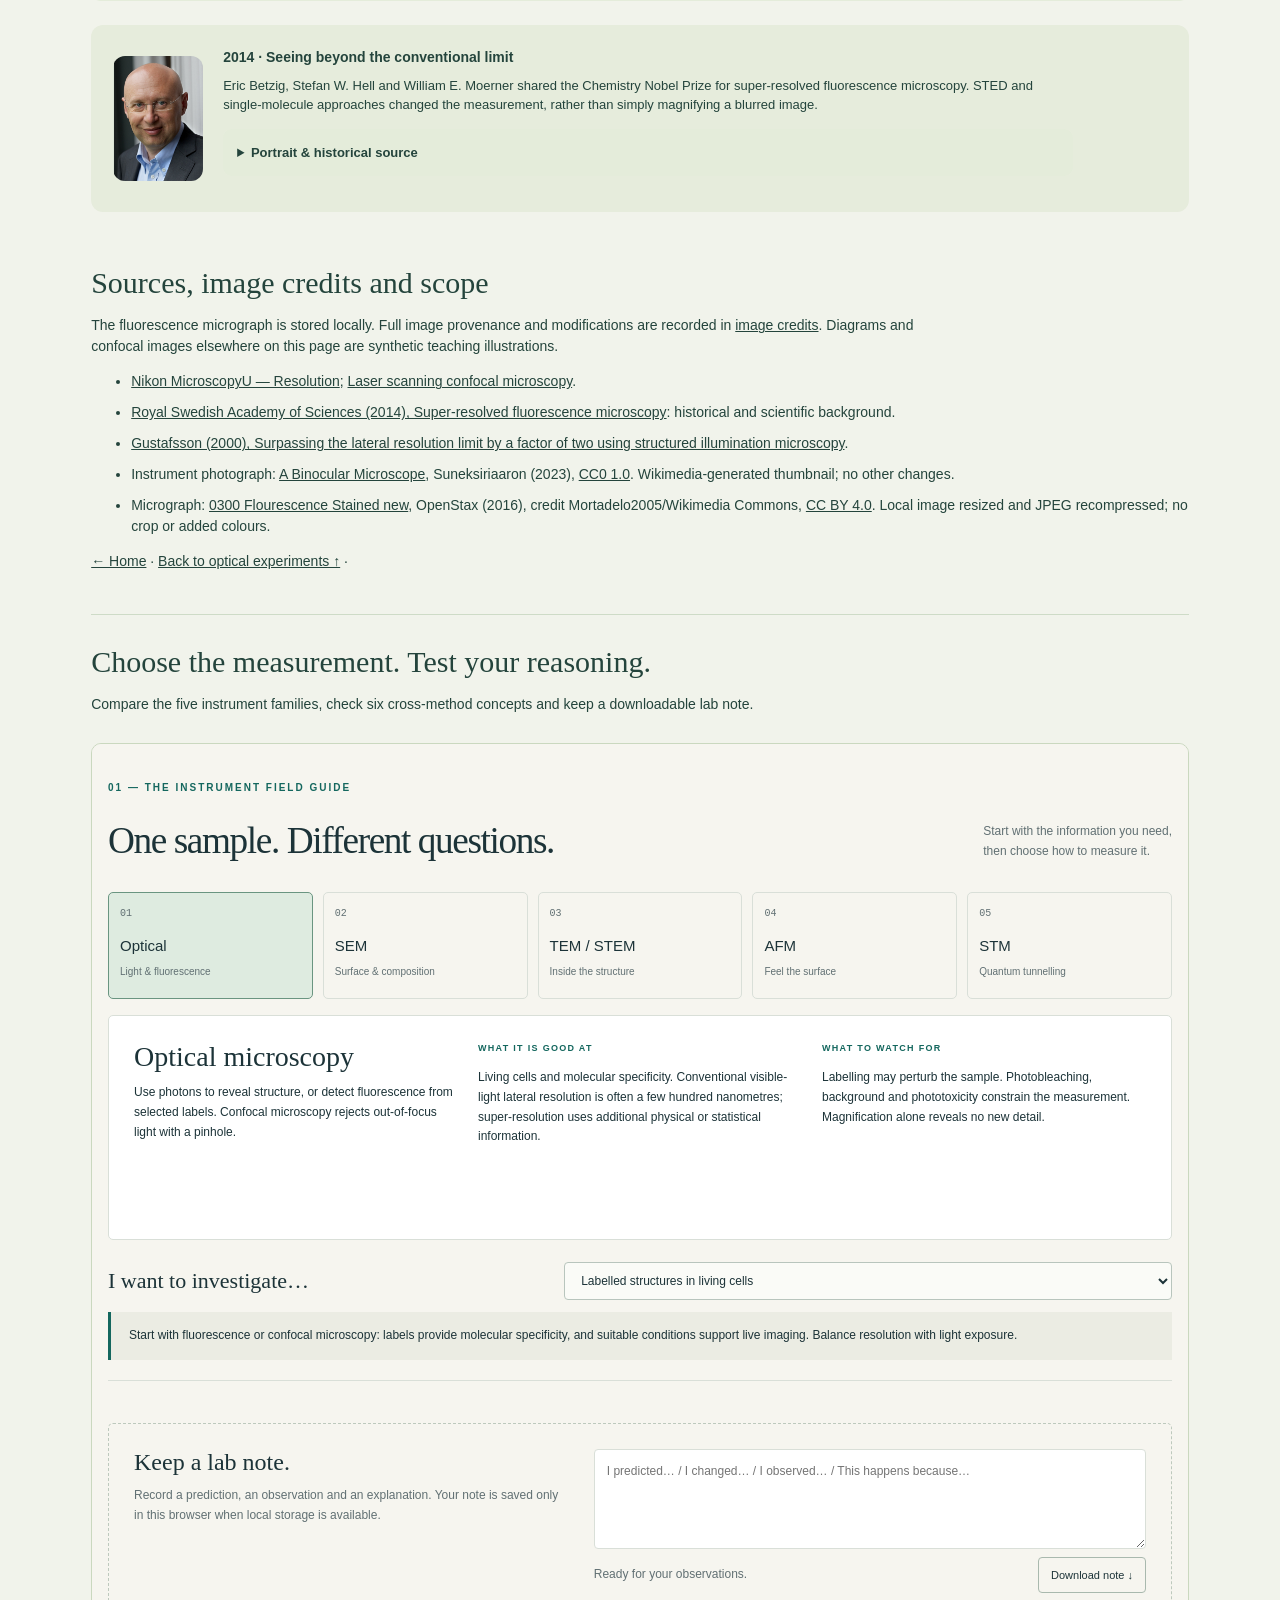
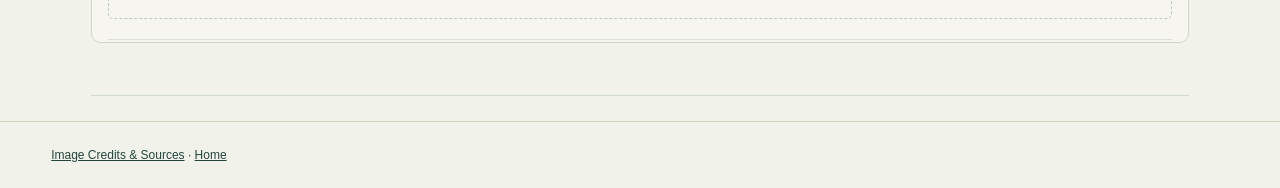
<file: background.html>
<!doctype html><html lang="en"><head><meta charset="utf-8"><meta name="viewport" content="width=device-width,initial-scale=1"><meta name="description" content="A hands-on 3D microscopy playground. Rotate, take apart and experiment with four microscopes."><title>NanoScope Lab — Supporting Instrument Workbench</title><link rel="icon" href="icon.svg"><link rel="stylesheet" href="studio.css"><script src="studio.js" defer></script><link rel="stylesheet" href="learning-paths.css"><script>if(new URLSearchParams(location.search).get("embed")!=="1")location.replace("optical.html#instrument-tools");</script></head><body>
<a class="skip" href="#instrumentScene">Skip to 3D viewer</a><header class="top"><a class="logo" href="index.html"><span class="logo-icon">n°</span><span>NanoScope<span class="logo-sub">BACKGROUND MICROSCOPY</span></span></a><nav class="top-links" aria-label="Supporting resources"><a href="index.html">Home</a><a href="background-guide.html">Supporting science</a><button id="aboutOpen" class="plain-button">About the models</button></nav></header>
<div class="background-intro"><h1>Supporting instrument workbench</h1><p>Explore instrument geometry and signal controls after a main lesson.</p><nav class="supplement-links"><a href="optical.html">Optical learning path</a><a href="electron.html">Electron learning path</a><a href="spm.html">Scanning probe learning path</a></nav></div><div class="instrument-bar"><div class="bar-intro"><span class="live-dot"></span> YOUR BENCH. YOUR DISCOVERY.</div><div class="instrument-tabs" role="tablist" aria-label="Microscope"><button id="choose-optical" role="tab" aria-selected="true" aria-controls="workspace" data-instrument="optical"><svg viewBox="0 0 24 24" aria-hidden="true"><path d="m9 3 4 2-3 7-4-2zM14 8c7 3 5 11-2 11H5m3-5H3m3 5v2h13"/></svg>Optical<span>01</span></button><button id="choose-sem" role="tab" tabindex="-1" aria-selected="false" aria-controls="workspace" data-instrument="sem"><svg viewBox="0 0 24 24" aria-hidden="true"><path d="M9 2h6v12H9zM6 15h12v6H6zM12 4v14m-9 3h18"/></svg>Electron<span>02</span></button><button id="choose-afm" role="tab" tabindex="-1" aria-selected="false" aria-controls="workspace" data-instrument="afm"><svg viewBox="0 0 24 24" aria-hidden="true"><path d="M3 5h14v3H3m14-3v8l-3-5m-12 11h20M5 19v-3h4v3m5 0v-3h4v3"/></svg>Atomic force<span>03</span></button><button id="choose-stm" role="tab" tabindex="-1" aria-selected="false" aria-controls="workspace" data-instrument="stm"><svg viewBox="0 0 24 24" aria-hidden="true"><path d="m8 2 4 11 4-11m-4 13v3m-9 4h18"/><circle cx="6" cy="19" r="1"/><circle cx="12" cy="19" r="1"/><circle cx="18" cy="19" r="1"/></svg>Tunnelling<span>04</span></button></div><div class="progress-label"><span id="completedCount">0</span> / 4 discoveries</div></div>
<span id="workbench"></span><main id="workspace" role="tabpanel" aria-labelledby="choose-optical"><section class="viewport" aria-label="Interactive microscope workspace"><div class="scene-title"><p class="eyebrow" id="sceneEyebrow">01 / FOLLOW THE LIGHT</p><h1 id="sceneTitle">Small world.<br>Big questions.</h1><p id="sceneSubtitle">Grab the microscope. Take a closer look.</p></div><canvas id="instrumentScene" tabindex="0" role="img" aria-label="Interactive 3D microscope. Drag to rotate, wheel to zoom, right-drag to pan. Arrow keys rotate, plus and minus zoom. Use the parts menu for accessible selection."></canvas><div id="webglFallback" hidden><h2>3D graphics are unavailable in this browser.</h2><p>Try a WebGL-enabled browser, or explore the interactive 2D field guide.</p><a href="background-guide.html">Open the field guide →</a></div>
<div class="view-tools" aria-label="Camera controls"><button id="resetCamera" title="Reset view" aria-label="Reset view">↺</button><button id="frontView" title="Front view" aria-label="Front view">▣</button><button id="topView" title="Top view" aria-label="Top view">◇</button><span></span><button id="zoomIn" title="Zoom in" aria-label="Zoom in">＋</button><button id="zoomOut" title="Zoom out" aria-label="Zoom out">−</button></div><div class="scene-top-right"><span class="model-badge">LIVE 3D · SCHEMATIC MODEL</span><button id="fullscreen" class="scene-button" aria-label="Toggle full-screen workspace">⛶ <span>Full screen</span></button></div><div id="partTooltip" class="part-tooltip" hidden></div><div class="axis-key" aria-label="World axes"><span class="axis-y">Y ↑</span><span class="axis-x">X →</span><span class="axis-z">Z ↙</span></div>
<div class="specimen-window"><div class="monitor-heading"><span class="live-dot"></span><span id="monitorTitle">THE IMAGE PLANE</span><span class="synthetic">MODEL</span></div><canvas id="specimen" width="560" height="260" role="img" aria-label="Simulated image or profile, explained by the readout in the inspector"></canvas><div class="monitor-caption" id="monitorCaption">Two emitters · 300 nm apart</div></div><div class="viewport-bottom"><div class="mouse-hint"><span>↔</span> Drag to orbit <b>·</b> Scroll to zoom <b>·</b> Right-drag to pan</div><div class="display-toggles"><button id="beamToggle" class="scene-button" aria-pressed="false"><span>⌁</span> <span id="beamLabel">Trace the light</span></button><button id="explodeToggle" class="scene-button" aria-pressed="false">◇ Exploded view</button></div></div></section>
<aside class="inspector"><div class="inspector-top"><span class="eyebrow">EXPLORE & EXPERIMENT</span><span class="number-label" id="instrumentNumber">01</span></div><div class="selected-part"><div class="part-label"><span>CLICK A PART TO DISCOVER IT</span><span>↖</span></div><label class="sr-only" for="partSelect">Select a microscope part</label><select id="partSelect"></select><p id="partDescription" aria-live="polite"></p></div><div class="inspector-divider"></div><div class="experiment-controls"><div class="control-heading"><h2 id="controlTitle">Resolve the pair.</h2><button id="resetSettings" class="plain-button" title="Reset experiment parameters">Reset ↺</button></div><p class="microcopy" id="controlHint">More detail starts with the lens.</p><div id="dynamicControls"></div></div><div class="readout" aria-live="polite"><span id="readoutLabel">RAYLEIGH SEPARATION</span><div><strong id="readoutValue">336</strong><span id="readoutUnit">nm</span></div><p id="readoutVerdict">Below the Rayleigh criterion.</p></div><details id="stmPrinciple" class="stm-principle" hidden><summary>See how tunnelling works <span>＋</span></summary>
<p>A wider gap means a more strongly decaying electron wave—and less current.</p>
<svg id="stmDiagram" viewBox="0 0 420 235" role="img" aria-labelledby="stmDiagramTitle stmDiagramDesc">
<title id="stmDiagramTitle">Electron tunnelling through the tip–sample gap</title><desc id="stmDiagramDesc">A rectangular energy barrier and a decaying wavefunction envelope. The gap and current follow the experiment controls.</desc>
<rect id="stmTipRegion" class="stm-electrode" x="20" y="34" width="62" height="169" rx="5"/><rect id="stmSampleRegion" class="stm-electrode" x="280" y="34" width="120" height="169" rx="5"/>
<text x="29" y="23">TIP</text><text id="stmSampleLabel" x="290" y="23">SAMPLE</text>
<rect id="stmBarrierRegion" x="82" y="62" width="198" height="65" class="stm-barrier"/><path id="stmBarrierPath" class="stm-potential" d="M30 127 H82 V62 H280 V127 H390"/>
<path d="M30 127 H390" class="stm-energy"/><text x="28" y="119">E</text><text id="stmBarrierLabel" x="100" y="54">φ = 4.0 eV</text>
<text x="28" y="155" class="stm-small">Wave envelope |ψ| / |ψ(0)|</text><path d="M30 198 H390" class="stm-energy"/><path id="stmWave" class="stm-wave" d=""/>
<path id="stmGapLine" class="stm-distance" d="M82 211 V220 H280 V211"/><text id="stmGapLabel" x="181" y="233" text-anchor="middle">z = 0.50 nm</text>
</svg>
<div class="stm-part-buttons" role="group" aria-label="Explore STM diagram components"><button type="button" data-stm-part="tip" aria-pressed="true">Tip</button><button type="button" data-stm-part="atoms" aria-pressed="false">Sample</button><button type="button" data-stm-part="bias" aria-pressed="false">Bias circuit</button></div>
<p id="stmDiagramResult" class="stm-result" role="status"></p><p class="stm-caption">Rectangular-barrier approximation; separate energy and wave-envelope scales. Bias permits net current; no electron trajectory is shown. Open “Why” for equations.</p>
</details><details class="why"><summary>Why does this happen? <span>+</span></summary><div id="modelExplanation"></div></details><a id="deepDive" class="deep-link" href="background-guide.html#lab">Go deeper in the field guide ↗</a></aside></main>
<section class="mission-bar" aria-label="Learning challenge"><div class="mission-icon" aria-hidden="true">◎</div><div class="mission-copy"><span class="eyebrow" id="missionTag">DISCOVERY 01 / 04</span><h2 id="missionTitle">Can you separate two points 300 nm apart?</h2><p id="missionHint">Keep the wavelength at 550 nm. Find a lens setting that works.</p></div><div class="mission-action"><span id="missionFeedback" role="status">Make a prediction. Then try it.</span><button id="checkMission">Check my setup <span>→</span></button></div></section><div class="bottom-line"><span>Rotate. Experiment. Understand.</span><span>Illustrative models, not instrument specifications. <a href="background-guide.html#sources">Sources & assumptions ↗</a></span></div>
<dialog id="aboutDialog"><button id="aboutClose" class="dialog-close" aria-label="Close about">×</button><p class="eyebrow">A SMALL WORLD, MADE TANGIBLE</p><h2>Not just a model.<br>A question you can touch.</h2><p>Explore four microscopes, inspect their parts and solve four short challenges. Geometry is schematic and not to scale; the readouts use explicitly stated teaching models.</p><p><strong>Further reading:</strong> the field guide connects electron microscopy to ptychography, including selected 2021 and 2026 research. <a href="background-guide.html#frontier">Explore the research ↗</a></p><p class="microcopy">Keyboard: focus the viewer, use arrows to orbit, + / − to zoom, R to reset. Part selection and camera buttons work without dragging. Touch: one finger rotates; two fingers pinch and pan.</p><button id="resetProgress" class="plain-button">Reset discovery progress</button><p id="resetProgressStatus" role="status"></p></dialog><noscript><div class="no-script">Enable JavaScript to use the 3D lab. <a href="background-guide.html">Read the field guide instead.</a></div></noscript></body></html>
</file>
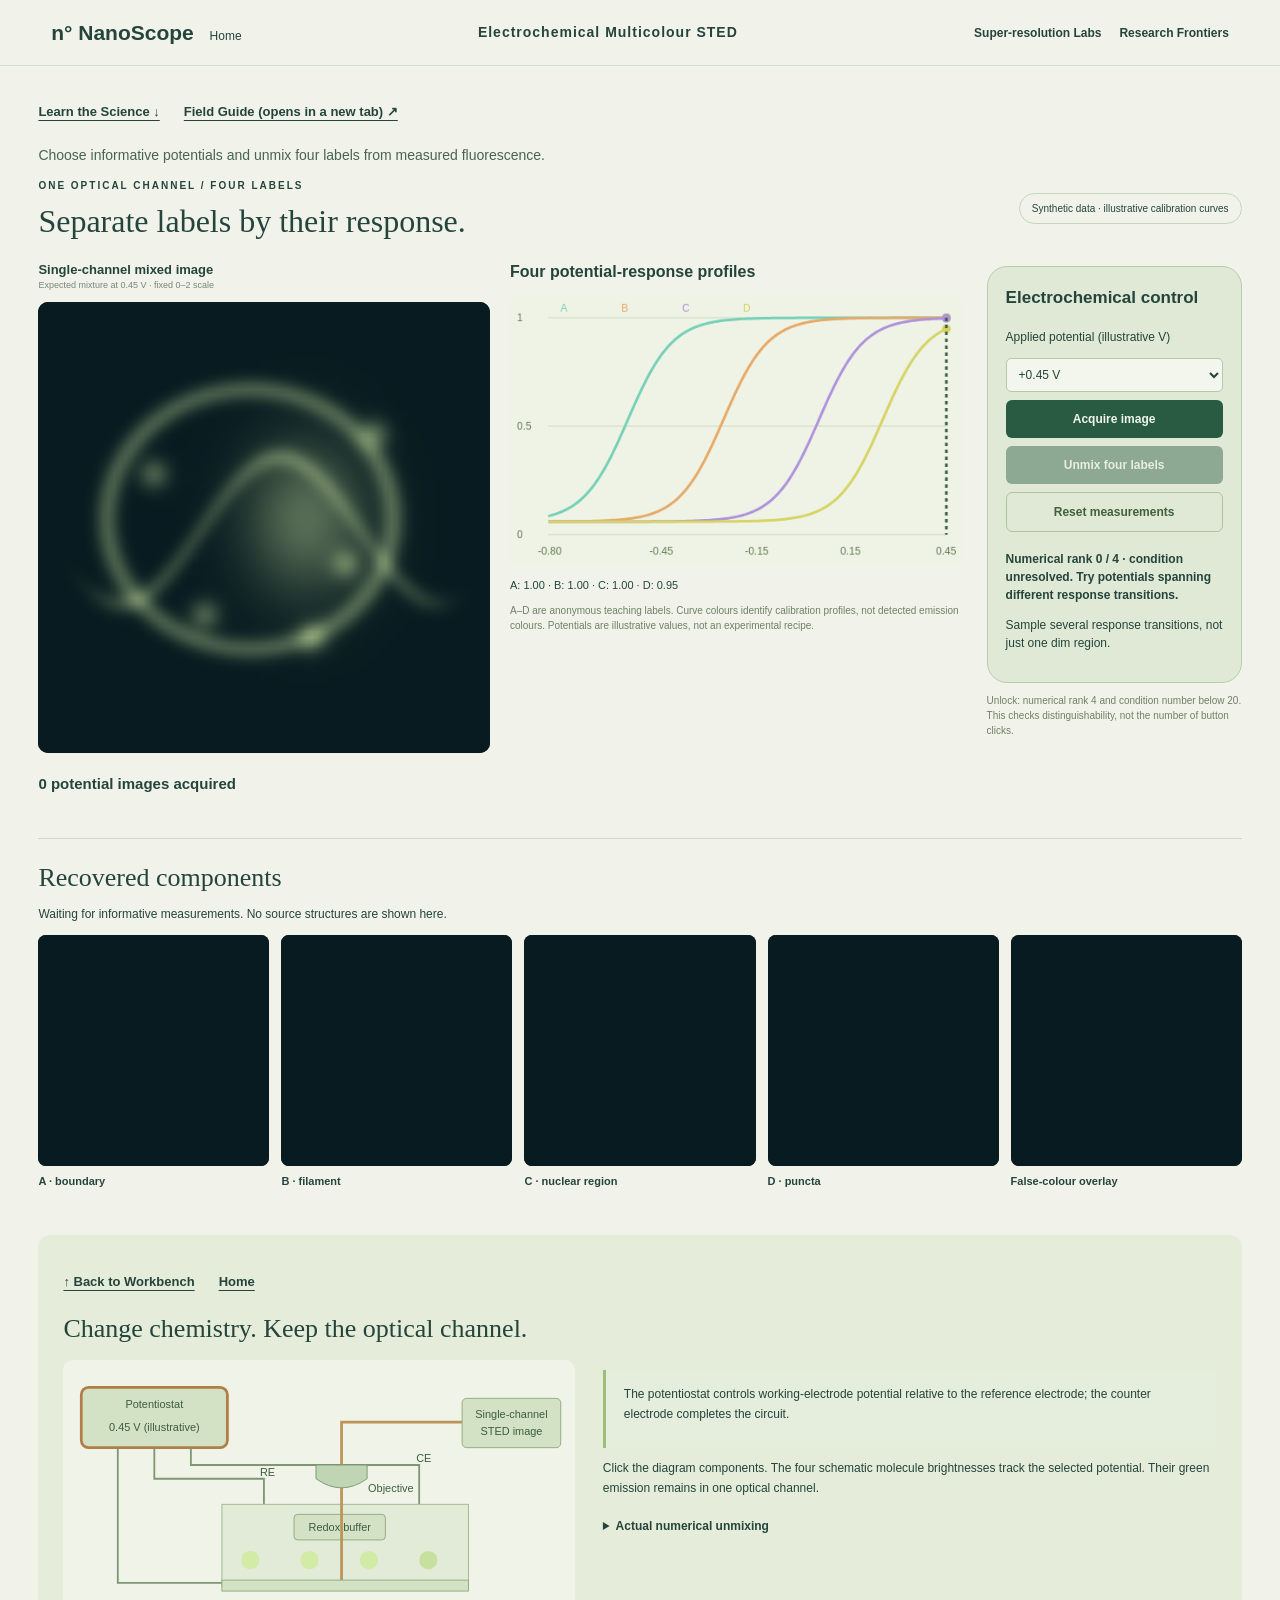
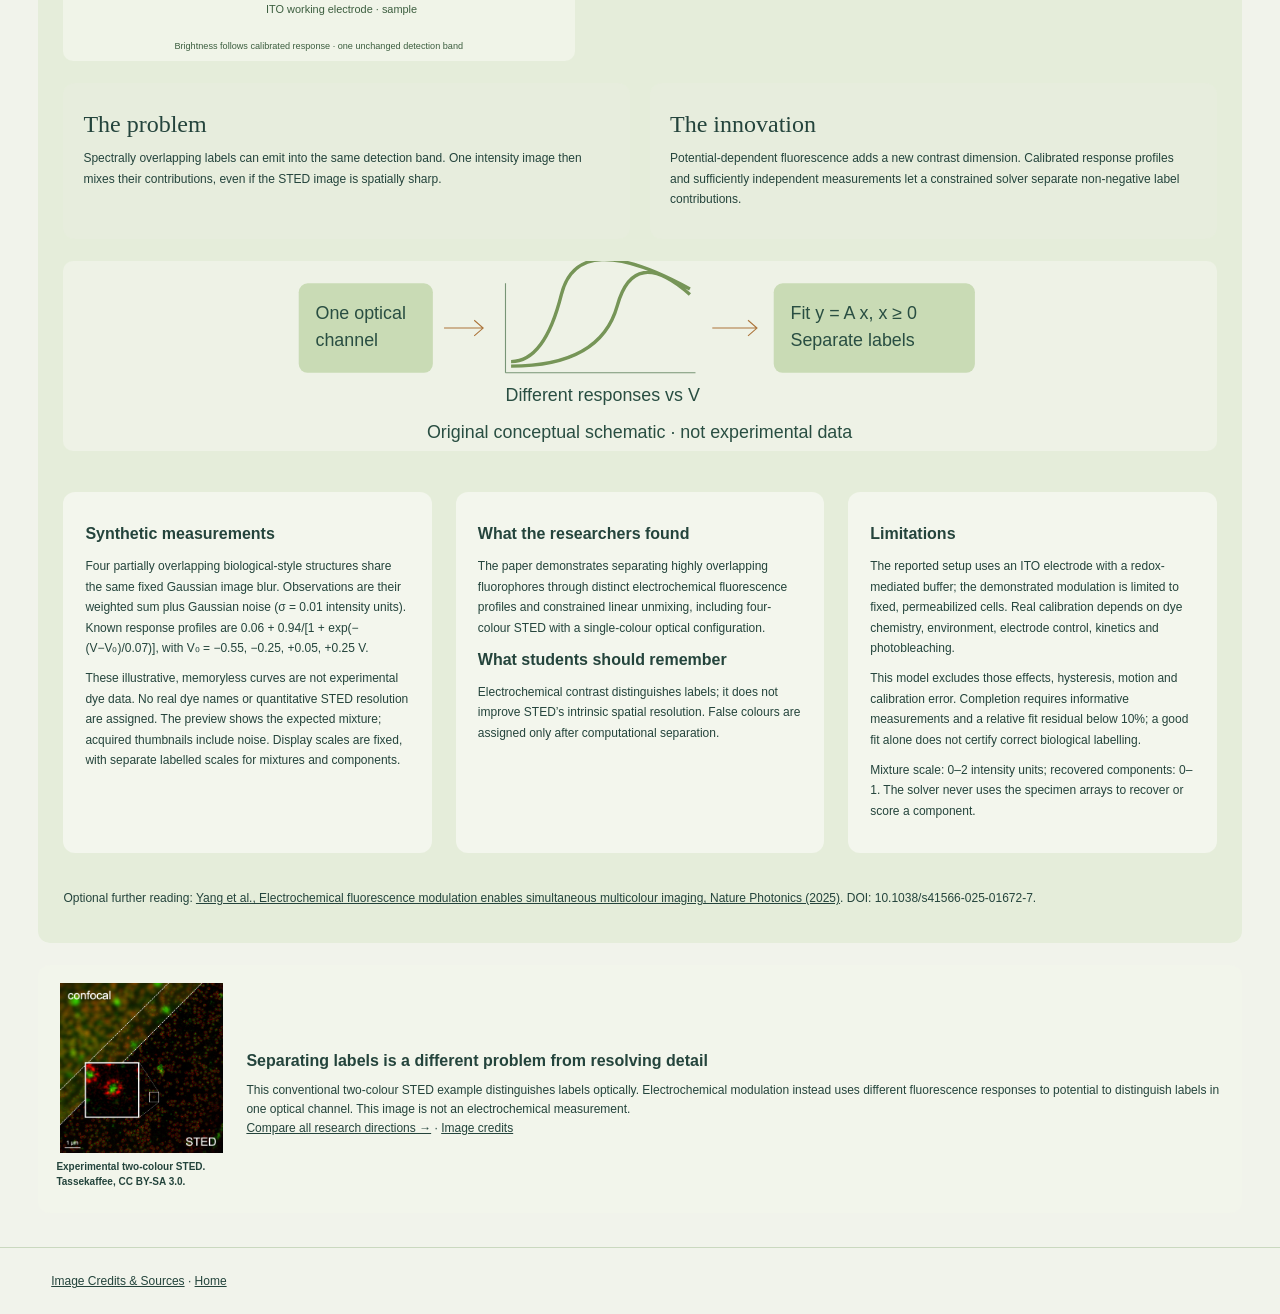
<file: ec-sted.html>
<!doctype html><html lang="en"><head><meta charset="utf-8"><meta name="viewport" content="width=device-width,initial-scale=1"><title>NanoScope · Electrochemical Multicolour STED</title><link rel="icon" href="icon.svg"><link rel="stylesheet" href="sim.css"><link rel="stylesheet" href="sted.css"><link rel="stylesheet" href="ec-sted.css"><script src="ec-sted-core.js" defer></script><script src="ec-sted.js" defer></script><link rel="stylesheet" href="navigation.css?v=consolidated1"><script src="science-nav.js?v=consolidated1" defer></script><link rel="stylesheet" href="research-visuals.css"><link rel="stylesheet" href="learning-paths.css"></head><body><header class="site-nav"><a class="site-home" href="index.html">n° NanoScope <span>Home</span></a><span class="current-lab">Electrochemical Multicolour STED</span><nav aria-label="Laboratory navigation"><a href="index.html#super-resolution">Super-resolution Labs</a><a href="research.html">Research Frontiers</a></nav></header><main id="workbench" class="experiment"><nav class="science-links" aria-label="Experiment and explanation"><a href="#principles">Learn the Science ↓</a><a href="theory.html?from=ec-sted" target="_blank" rel="noopener">Field Guide (opens in a new tab) ↗</a></nav><p class="lab-objective">Choose informative potentials and unmix four labels from measured fluorescence.</p><div class="experiment-heading"><div><p class="eyebrow">ONE OPTICAL CHANNEL / FOUR LABELS</p><h1>Separate labels by their response.</h1></div><span class="model-label">Synthetic data · illustrative calibration curves</span></div>
<div class="ec-bench"><section><div class="ec-live"><figure><figcaption>Single-channel mixed image<small id="imageLabel"></small></figcaption><canvas id="mixed" width="80" height="80" aria-label="Monochrome mixed fluorescence at the selected potential"></canvas></figure><div><h2>Four potential-response profiles</h2><canvas id="curves" width="520" height="310" aria-label="Four illustrative fluorescence response curves with current potential marker"></canvas><p id="responses"></p><p class="hint">A–D are anonymous teaching labels. Curve colours identify calibration profiles, not detected emission colours. Potentials are illustrative values, not an experimental recipe.</p></div></div><section class="ec-captures"><h2 id="captureCount">0 potential images acquired</h2><div id="tray"></div></section></section>
<aside class="tools"><div class="sted-controls"><h2>Electrochemical control</h2><label for="potential">Applied potential (illustrative V)</label><select id="potential"><option value="-0.8">−0.80 V</option><option value="-0.7">−0.70 V</option><option value="-0.6">−0.60 V</option><option value="-0.45">−0.45 V</option><option value="-0.15">−0.15 V</option><option value="0.15">+0.15 V</option><option value="0.45" selected>+0.45 V</option></select><button id="acquire">Acquire image</button><button id="unmix" disabled>Unmix four labels</button><button id="reset" class="secondary">Reset measurements</button><p id="information" role="status"></p><p id="status" role="status">Sample several response transitions, not just one dim region.</p></div><p class="hint">Unlock: numerical rank 4 and condition number below 20. This checks distinguishability, not the number of button clicks.</p></aside></div>
<section class="ec-results"><h2>Recovered components</h2><p id="resultLabel">Waiting for informative measurements. No source structures are shown here.</p><div class="ec-components"><figure><canvas id="component0" width="80" height="80" aria-label="Recovered component A"></canvas><figcaption>A · boundary</figcaption></figure><figure><canvas id="component1" width="80" height="80" aria-label="Recovered component B"></canvas><figcaption>B · filament</figcaption></figure><figure><canvas id="component2" width="80" height="80" aria-label="Recovered component C"></canvas><figcaption>C · nuclear region</figcaption></figure><figure><canvas id="component3" width="80" height="80" aria-label="Recovered component D"></canvas><figcaption>D · puncta</figcaption></figure><figure><canvas id="composite" width="80" height="80" aria-label="False-colour composite of recovered components"></canvas><figcaption>False-colour overlay</figcaption></figure></div><div id="completion" class="completion" hidden role="status"><strong>Four label maps recovered from electrochemical contrast.</strong><span>The optical resolution has not changed.</span></div></section>
<section id="principles" class="ec-theory"><nav class="science-links" aria-label="Return to experiment"><a href="#workbench">↑ Back to Workbench</a><a href="index.html">Home</a></nav><h2>Change chemistry. Keep the optical channel.</h2><div class="optics-layout"><svg class="ec-diagram" viewBox="0 0 560 330" role="group" aria-labelledby="diagramTitle"><title id="diagramTitle">Potentiostat controls an ITO working electrode relative to a reference electrode; redox-mediated fluorophore modulation is imaged through the same STED optical channel</title><g data-part="control" role="button" tabindex="0" aria-label="Potentiostat and electrodes" aria-pressed="true"><rect x="20" y="30" width="160" height="66" rx="8"/><text x="100" y="53">Potentiostat</text><text id="diagramVoltage" x="100" y="78"></text></g><path d="M60 96V244H175M100 96V130H220V183M140 96V115H390V183" fill="none" stroke="#7f9673" stroke-width="2"/><text x="224" y="127">RE</text><text x="395" y="112">CE</text><rect x="174" y="158" width="270" height="90" fill="#e1ebd8" stroke="#9db68b"/><g data-part="buffer" role="button" tabindex="0" aria-label="Redox buffer and fluorophore responses" aria-pressed="false"><rect x="253" y="169" width="100" height="28" rx="4"/><text x="303" y="187">Redox buffer</text></g><circle id="dye0" cx="205" cy="219" r="10"/><circle id="dye1" cx="270" cy="219" r="10"/><circle id="dye2" cx="335" cy="219" r="10"/><circle id="dye3" cx="400" cy="219" r="10"/><g data-part="sample" role="button" tabindex="0" aria-label="ITO working electrode and labelled sample" aria-pressed="false"><rect x="174" y="241" width="270" height="12"/><text x="305" y="277">ITO working electrode · sample</text></g><path d="M305 241V68H437" fill="none" stroke="#bc9458" stroke-width="3"/><path d="M277 115H333V130Q305 150 277 130Z" fill="#bfd5b3" stroke="#789770"/><text x="359" y="144">Objective</text><g data-part="detector" role="button" tabindex="0" aria-label="Single optical channel detector" aria-pressed="false"><rect x="437" y="42" width="108" height="54" rx="5"/><text x="491" y="63">Single-channel</text><text x="491" y="82">STED image</text></g><text x="280" y="316" class="small">Brightness follows calibrated response · one unchanged detection band</text></svg><div><p id="diagramExplanation" class="optic-description">The potentiostat controls working-electrode potential relative to the reference electrode; the counter electrode completes the circuit.</p><p>Click the diagram components. The four schematic molecule brightnesses track the selected potential. Their green emission remains in one optical channel.</p><details><summary>Actual numerical unmixing</summary><p>At each pixel: y = A x + ε, where each row of A contains the four responses at one acquired potential and x contains four non-negative label intensities. We minimize ‖Ax − y‖² subject to x ≥ 0 by evaluating all active subsets of four components. Only captured arrays and their response calibration enter the solver.</p><p>Rank and condition number are computed from A. The condition number is the ratio of largest to smallest singular value; large values amplify noise. The threshold of 20 is a teaching choice. Repeated identical potentials are not counted as new information.</p></details></div></div>
<div class="research-overview"><article><h3>The problem</h3><p>Spectrally overlapping labels can emit into the same detection band. One intensity image then mixes their contributions, even if the STED image is spatially sharp.</p></article><article><h3>The innovation</h3><p>Potential-dependent fluorescence adds a new contrast dimension. Calibrated response profiles and sufficiently independent measurements let a constrained solver separate non-negative label contributions.</p></article></div><svg class="research-strip" viewBox="0 0 640 170" role="img" aria-label="Independent potential responses distinguish labels through constrained unmixing"><rect x="15" y="20" width="120" height="80" rx="8" fill="#c9dbb5"/><text x="30" y="52">One optical</text><text x="30" y="76">channel</text><path d="M145 60H180m-8-7 8 7-8 7" fill="none" stroke="#ad763d"/><path d="M200 100V20m0 80h170" fill="none" stroke="#789576"/><path d="M205 90Q235 90 250 30T365 25M205 94Q285 94 300 40T365 30" fill="none" stroke="#769557" stroke-width="3"/><text x="200" y="125">Different responses vs V</text><path d="M385 60H425m-8-7 8 7-8 7" fill="none" stroke="#ad763d"/><rect x="440" y="20" width="180" height="80" rx="8" fill="#c9dbb5"/><text x="455" y="52">Fit y = A x, x ≥ 0</text><text x="455" y="76">Separate labels</text><text x="320" y="158" text-anchor="middle">Original conceptual schematic · not experimental data</text></svg><div class="lesson-grid sted-lessons"><article><h3>Synthetic measurements</h3><p>Four partially overlapping biological-style structures share the same fixed Gaussian image blur. Observations are their weighted sum plus Gaussian noise (σ = 0.01 intensity units). Known response profiles are 0.06 + 0.94/[1 + exp(−(V−V₀)/0.07)], with V₀ = −0.55, −0.25, +0.05, +0.25 V.</p><p>These illustrative, memoryless curves are not experimental dye data. No real dye names or quantitative STED resolution are assigned. The preview shows the expected mixture; acquired thumbnails include noise. Display scales are fixed, with separate labelled scales for mixtures and components.</p></article><article><h3>What the researchers found</h3><p>The paper demonstrates separating highly overlapping fluorophores through distinct electrochemical fluorescence profiles and constrained linear unmixing, including four-colour STED with a single-colour optical configuration.</p><h3>What students should remember</h3><p>Electrochemical contrast distinguishes labels; it does not improve STED’s intrinsic spatial resolution. False colours are assigned only after computational separation.</p></article><article><h3>Limitations</h3><p>The reported setup uses an ITO electrode with a redox-mediated buffer; the demonstrated modulation is limited to fixed, permeabilized cells. Real calibration depends on dye chemistry, environment, electrode control, kinetics and photobleaching.</p><p>This model excludes those effects, hysteresis, motion and calibration error. Completion requires informative measurements and a relative fit residual below 10%; a good fit alone does not certify correct biological labelling.</p><p>Mixture scale: 0–2 intensity units; recovered components: 0–1. The solver never uses the specimen arrays to recover or score a component.</p></article></div><p class="research-citation">Optional further reading: <a href="https://doi.org/10.1038/s41566-025-01672-7">Yang et al., Electrochemical fluorescence modulation enables simultaneous multicolour imaging, Nature Photonics (2025)</a>. DOI: 10.1038/s41566-025-01672-7.</p></section><aside class="frontier-context"><figure><img src="assets/images/sted-nuclear-pores.png" alt="Experimental two-colour STED. Tassekaffee, CC BY-SA 3.0." loading="lazy"><figcaption>Experimental two-colour STED. Tassekaffee, CC BY-SA 3.0.</figcaption></figure><div><h3>Separating labels is a different problem from resolving detail</h3><p>This conventional two-colour STED example distinguishes labels optically. Electrochemical modulation instead uses different fluorescence responses to potential to distinguish labels in one optical channel. This image is not an electrochemical measurement.</p><p><a href="research.html">Compare all research directions →</a> · <a href="assets/images/CREDITS.md">Image credits</a></p></div></aside></main><noscript>Enable JavaScript for electrochemical acquisition and unmixing.</noscript><footer class="credits-footer"><a href="image-credits.html">Image Credits &amp; Sources</a> · <a href="index.html">Home</a></footer></body></html>
</file>
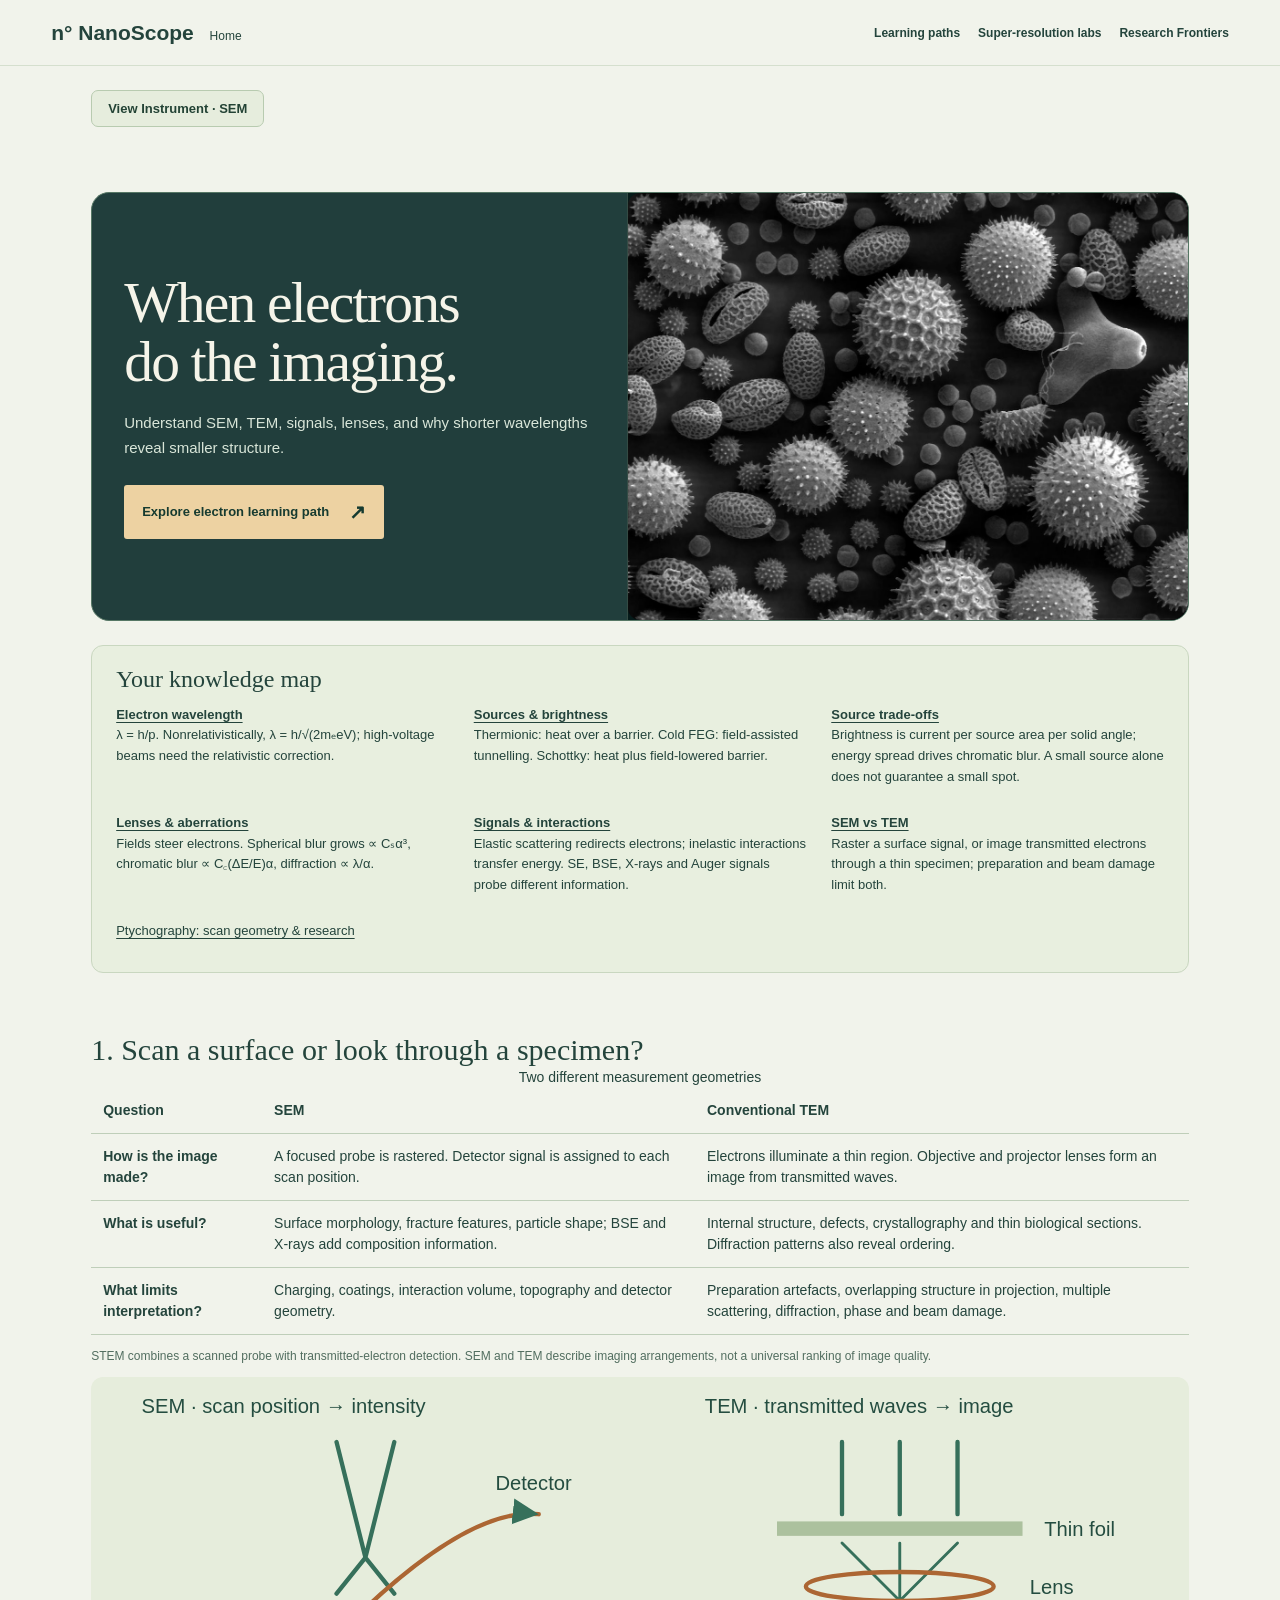
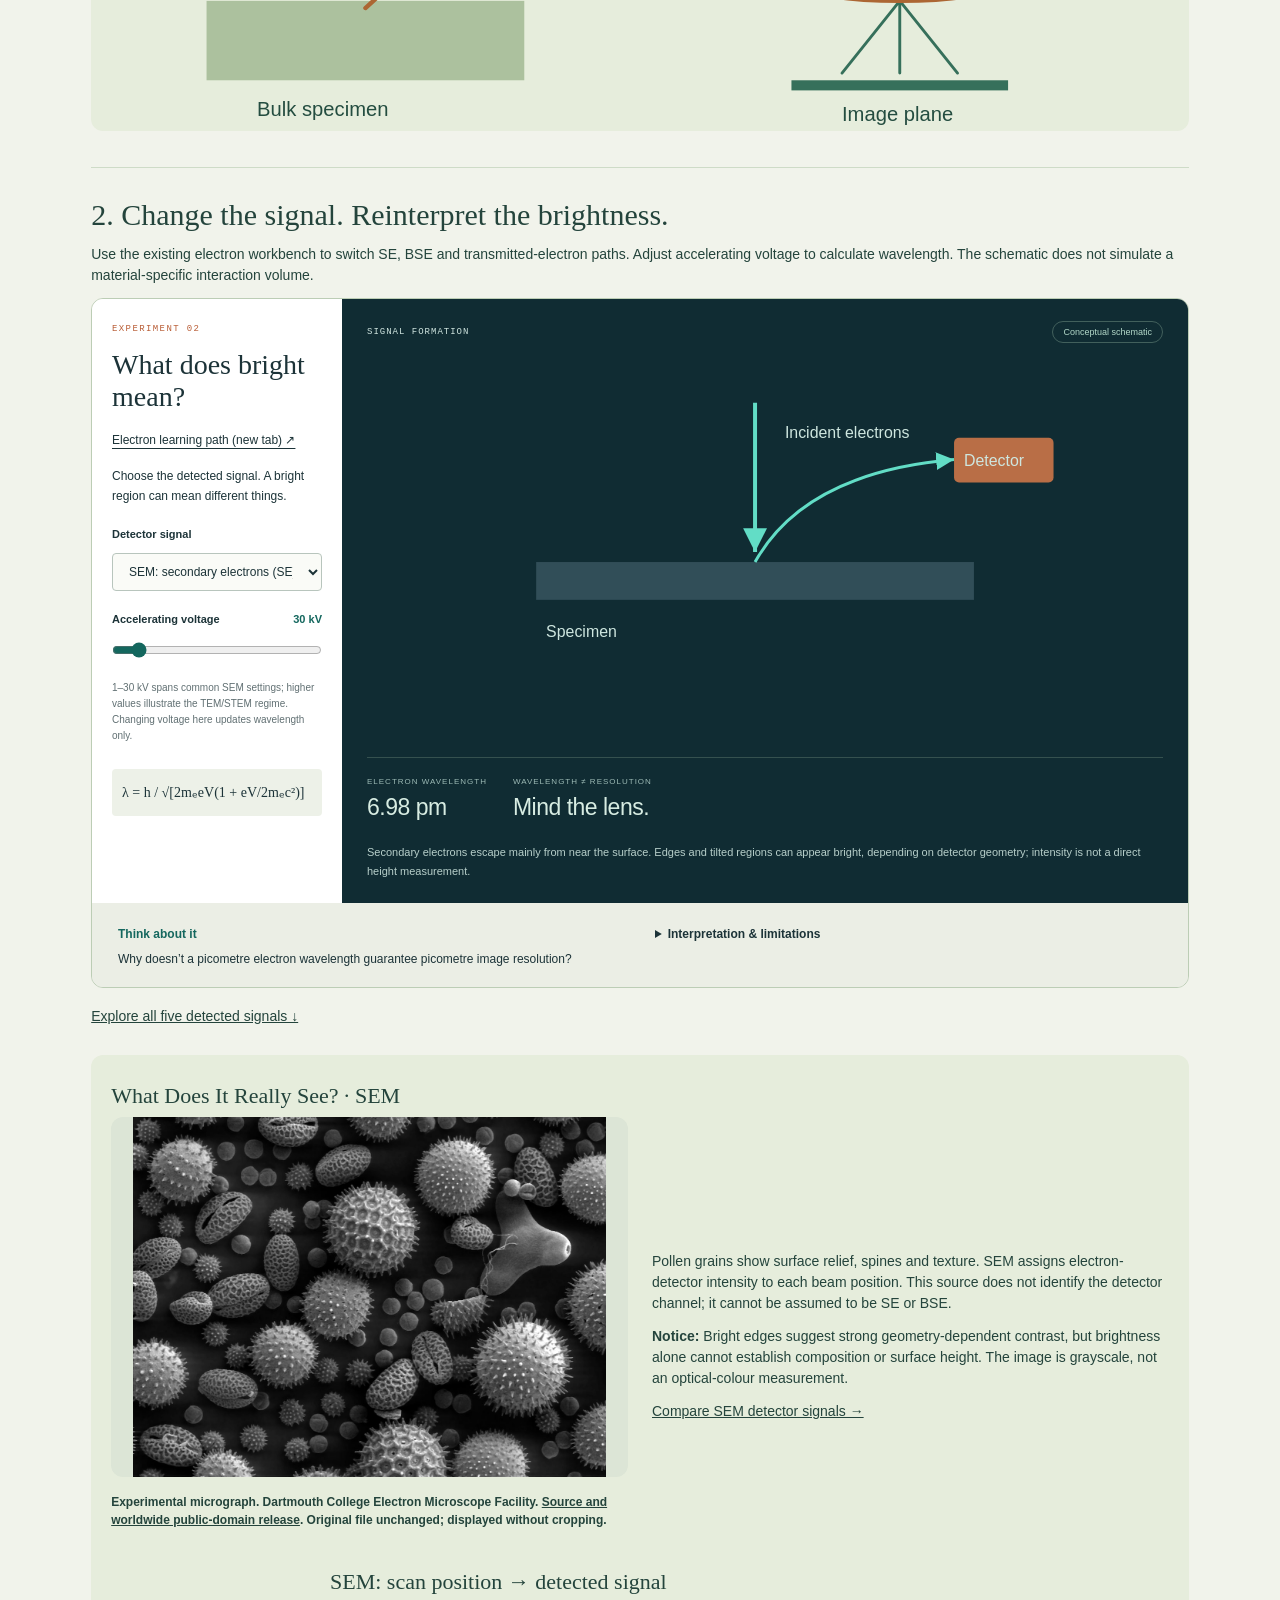
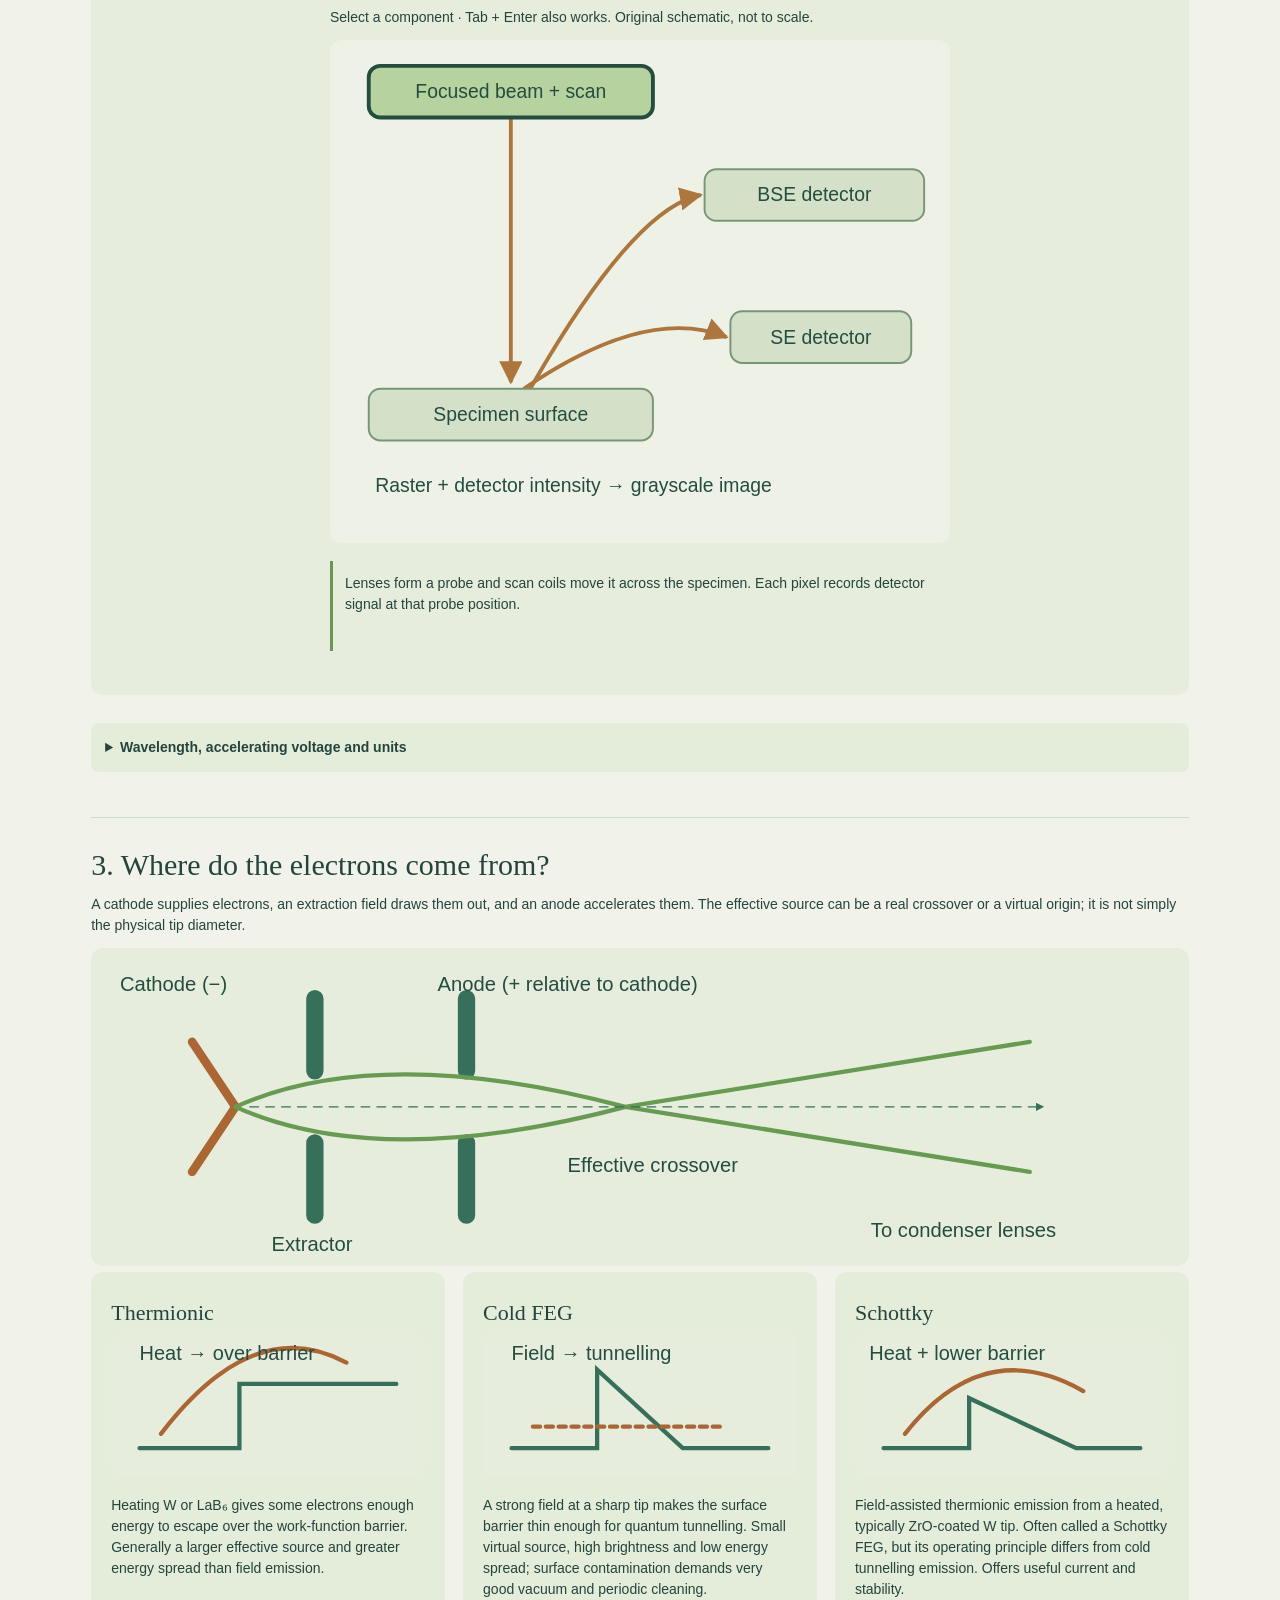
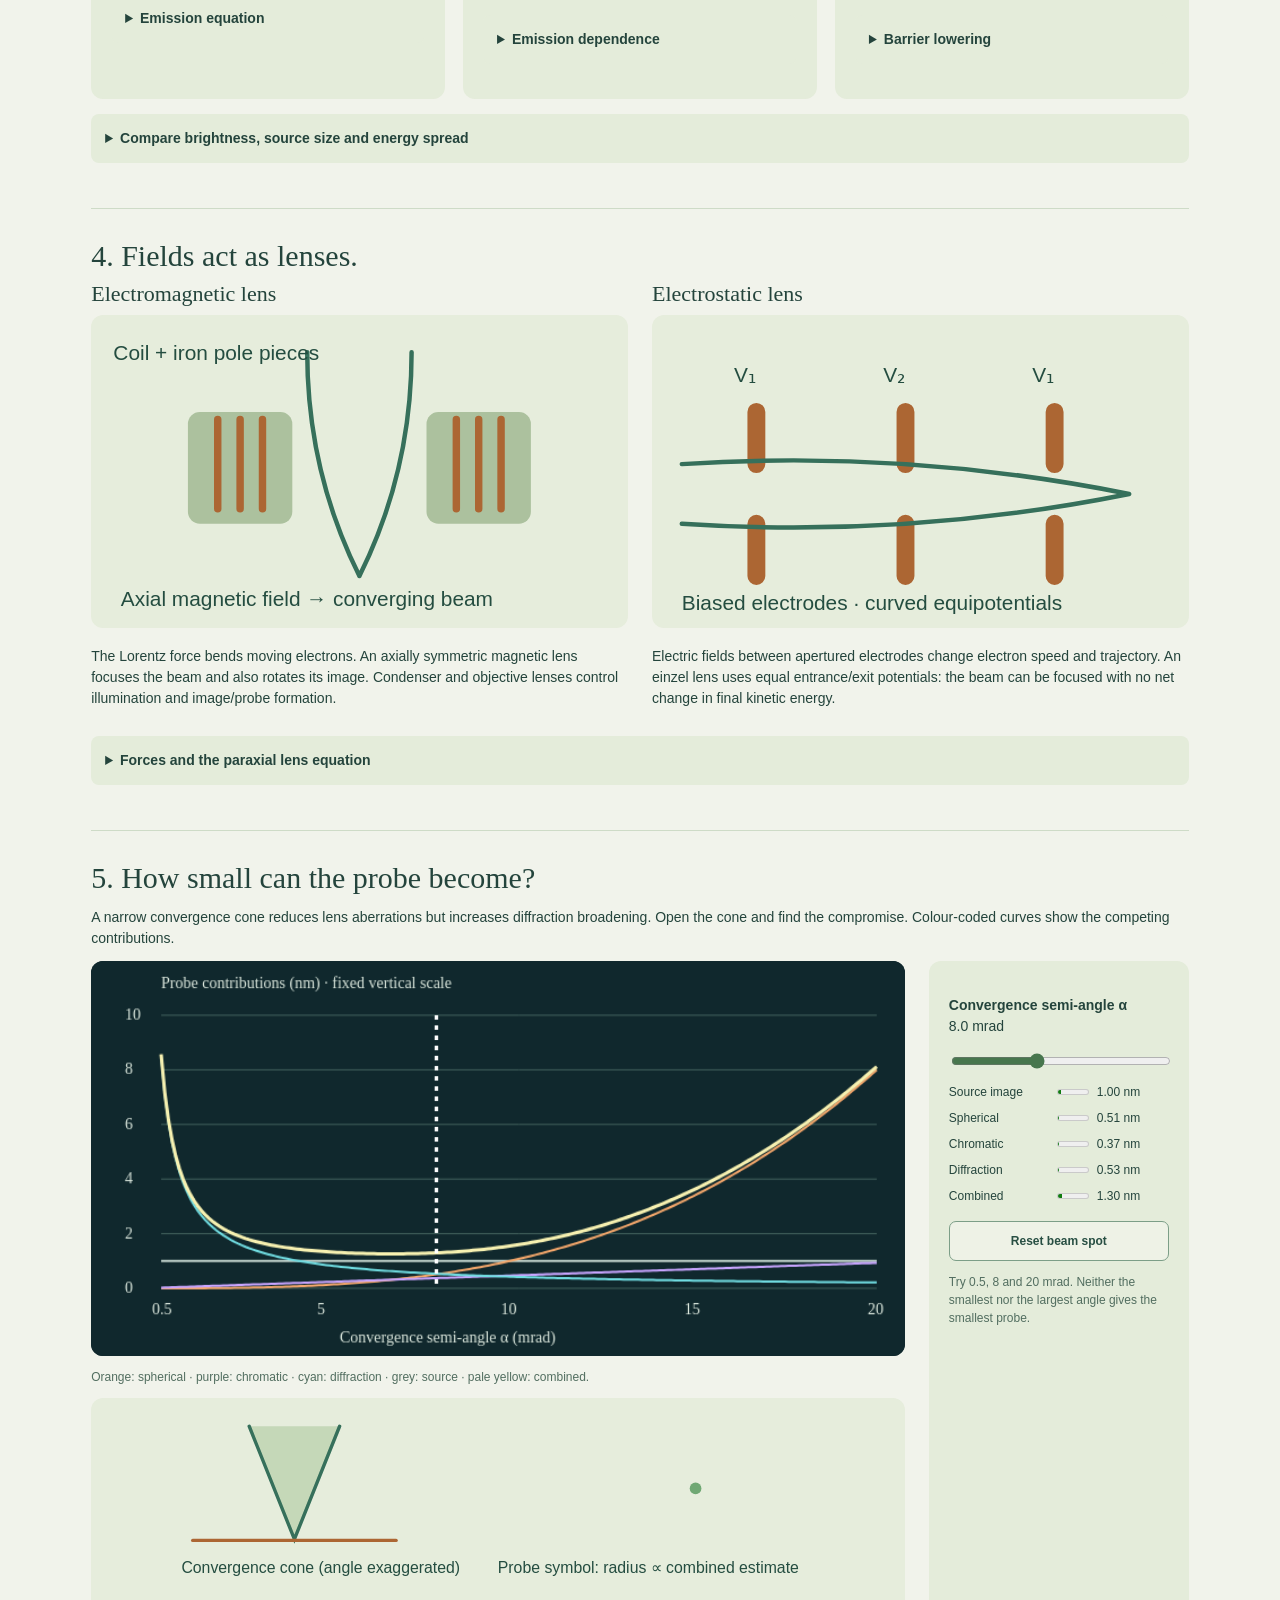
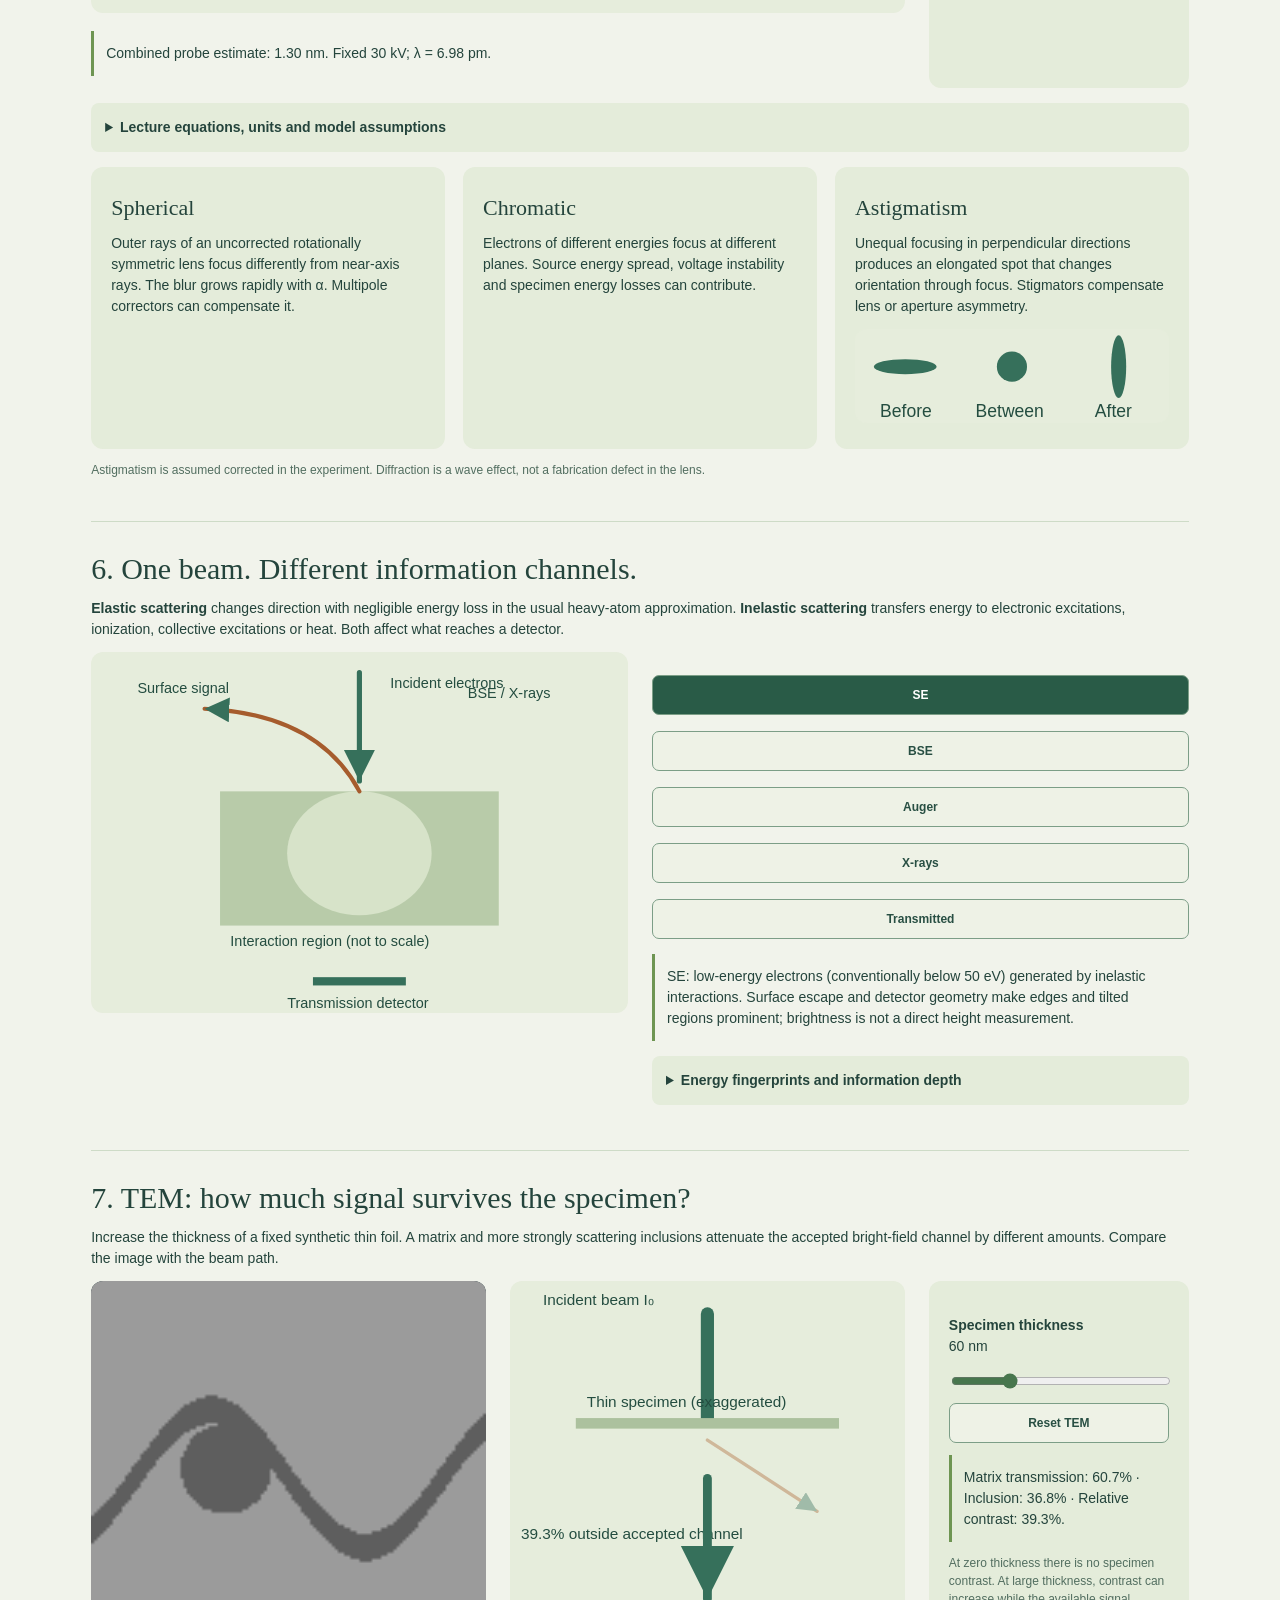
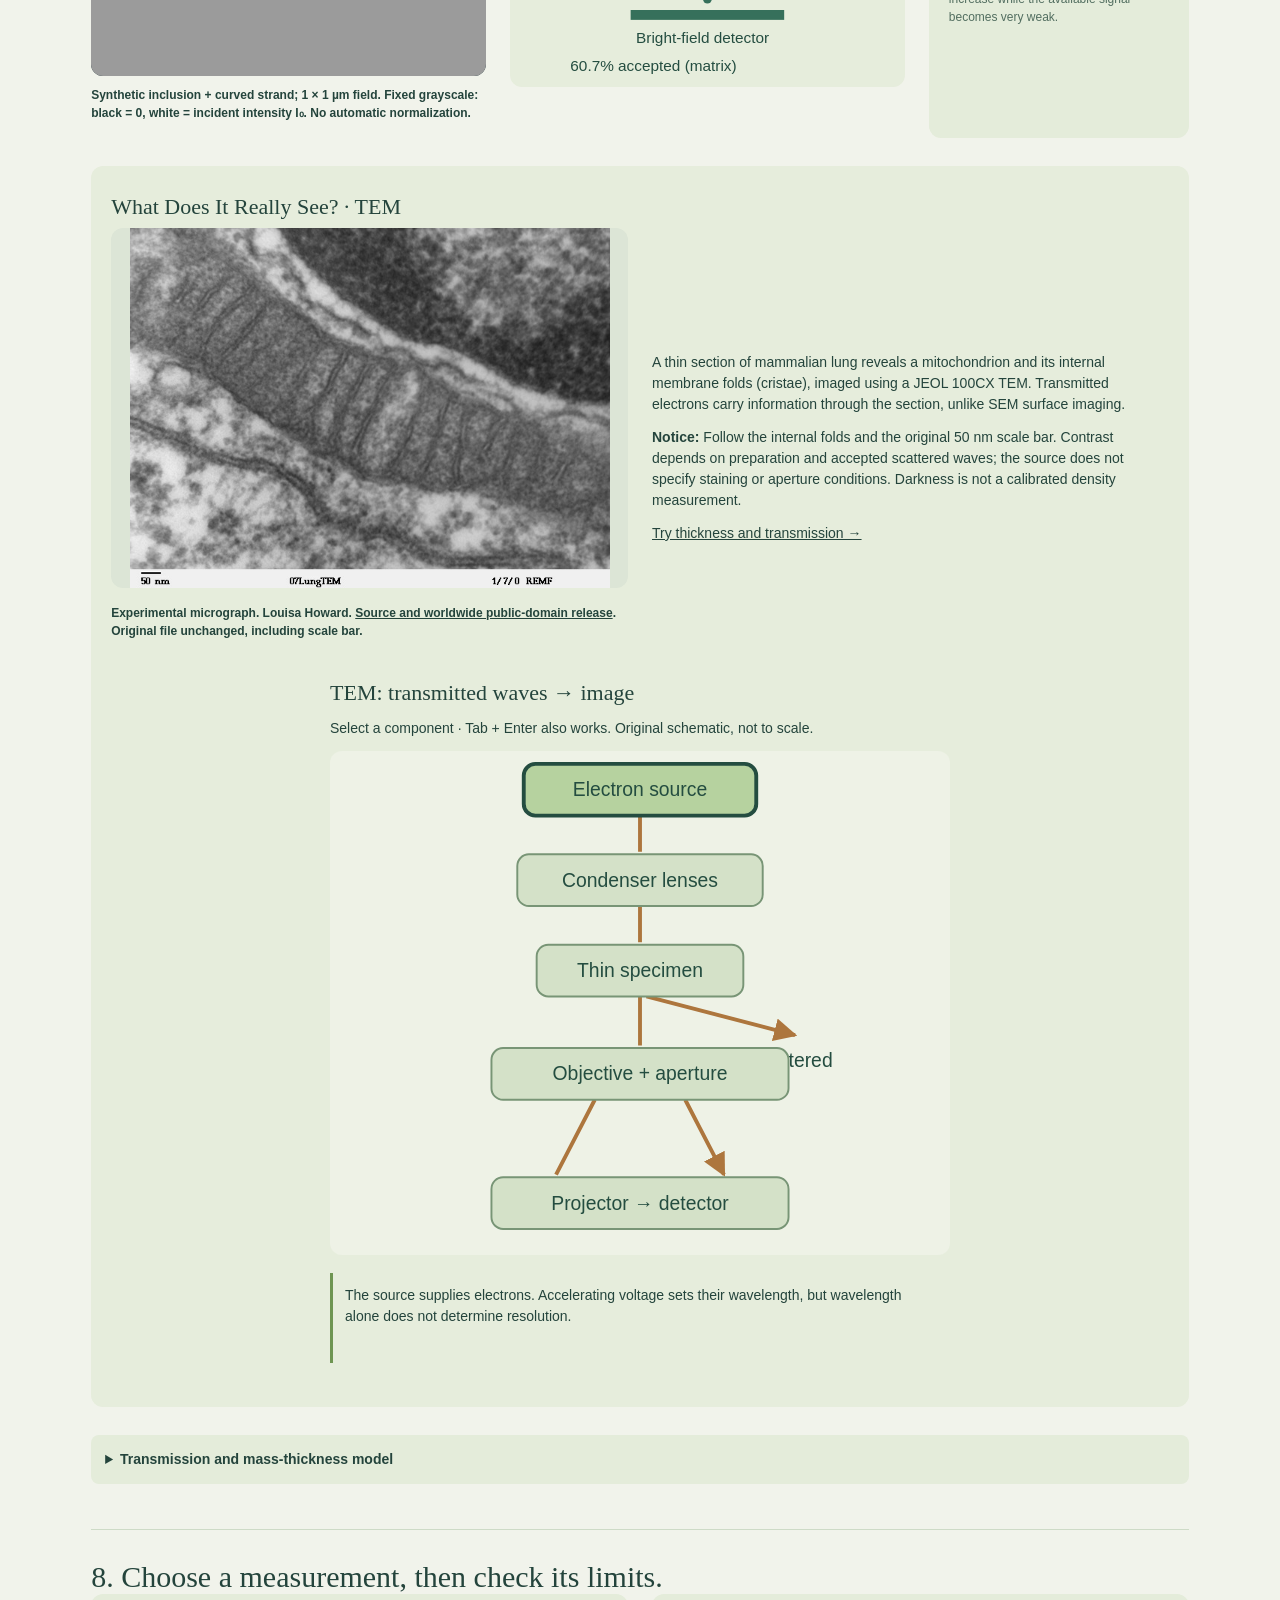
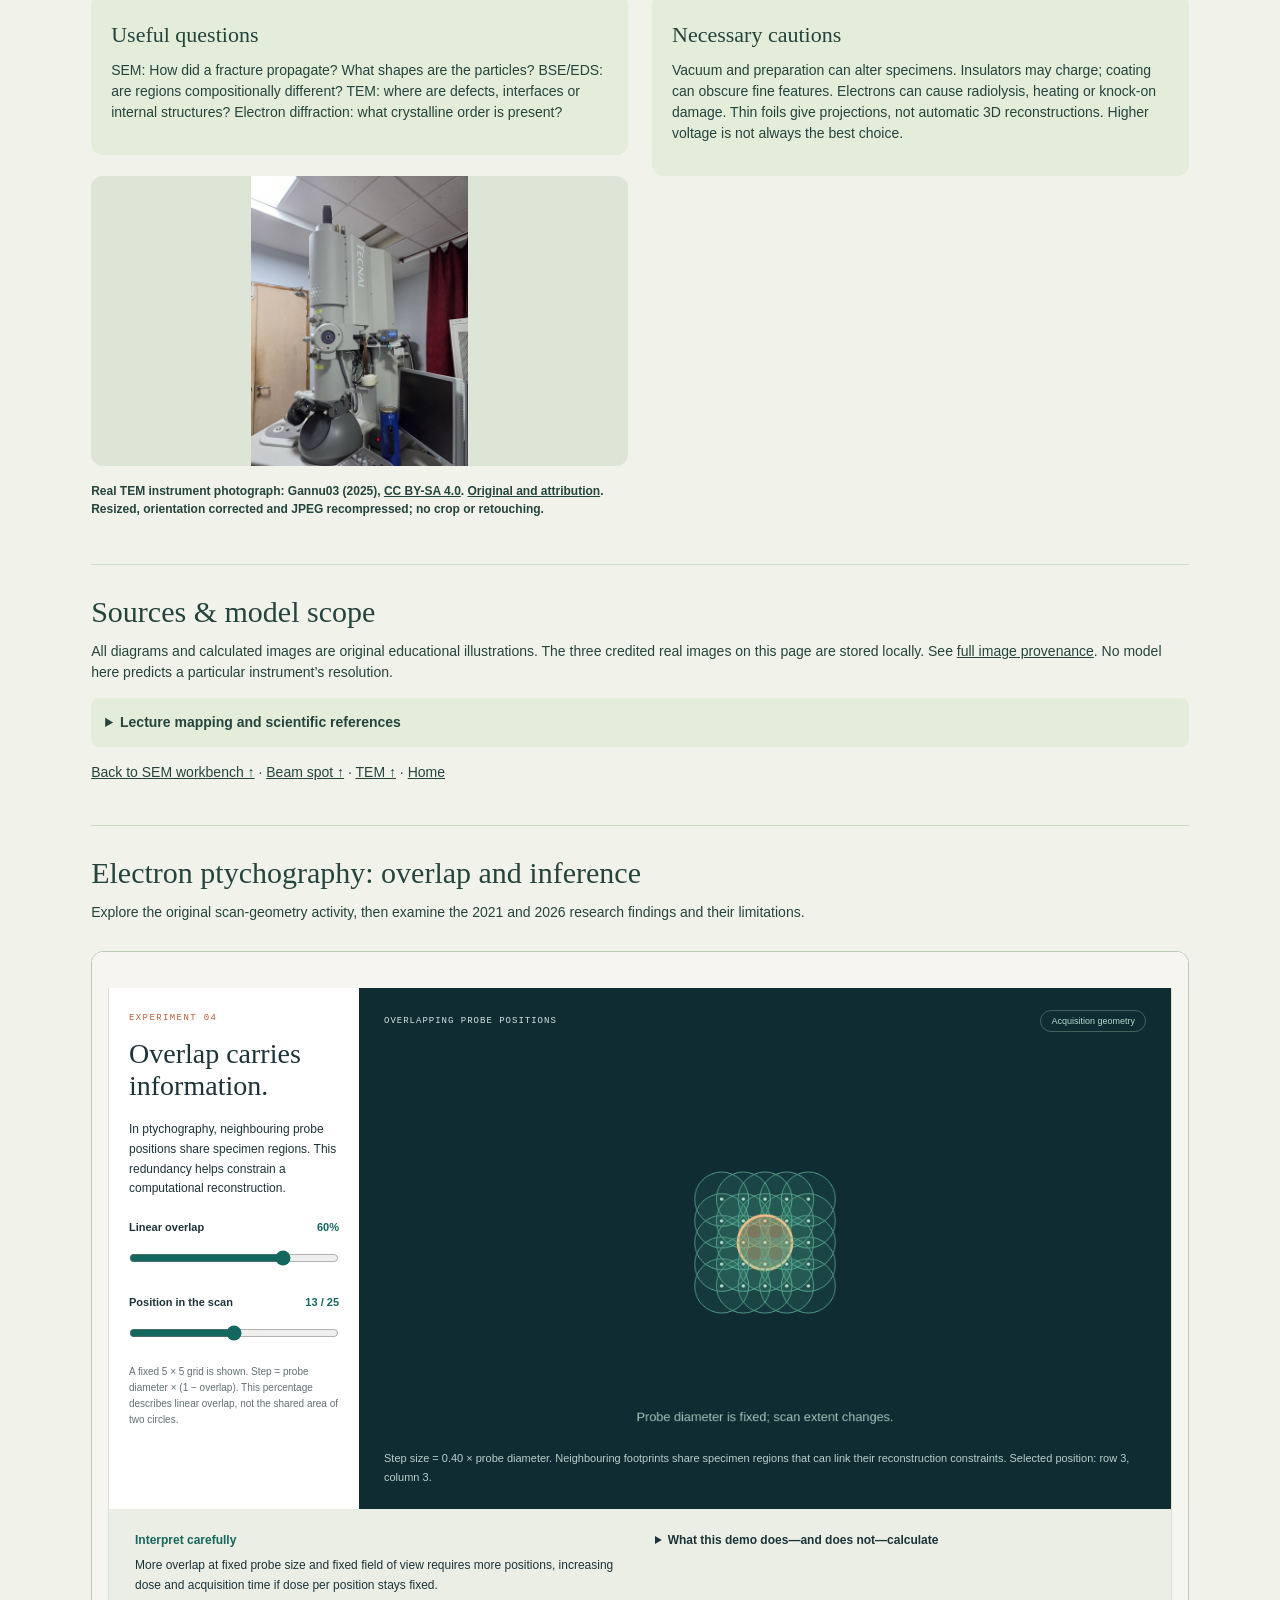
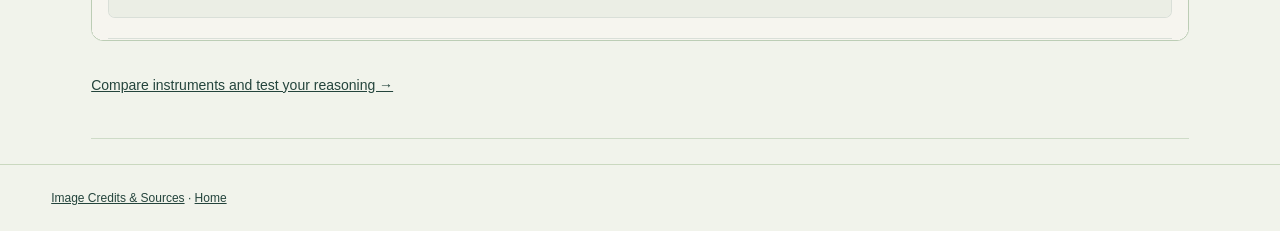
<file: electron.html>
<!doctype html>
<html lang="en"><head><meta charset="utf-8"><meta name="viewport" content="width=device-width,initial-scale=1"><title>NanoScope Lab · Electron Microscopy</title><meta name="description" content="Explore electron sources, lenses, SEM signals, TEM transmission and the competing limits on electron probe size."><link rel="icon" href="icon.svg"><link rel="stylesheet" href="sim.css"><link rel="stylesheet" href="navigation.css?v=consolidated1"><link rel="stylesheet" href="electron.css"><script src="electron-core.js" defer></script><script src="electron.js" defer></script><link rel="stylesheet" href="imaging-visuals.css"><script src="imaging-visuals.js" defer></script><link rel="stylesheet" href="learning-paths.css"><link rel="stylesheet" href="poster-covers.css?v=consolidated1"><script src="science-nav.js?v=consolidated1" defer></script></head><body>
<header class="site-nav"><a class="site-home" href="index.html">n° NanoScope <span>Home</span></a><nav aria-label="Learning paths"><a href="index.html#journey">Learning paths</a><a href="index.html#super-resolution">Super-resolution labs</a><a href="research.html">Research Frontiers</a></nav></header><div id="instrument-tools" class="instrument-links"><button type="button" data-instrument-view="sem">View Instrument · SEM</button></div>
<main class="electron-page"><article class="pc pc--electron"><div class="pc-copy"><h1 class="pc-title">When electrons do the imaging.</h1><p class="pc-hook">Understand SEM, TEM, signals, lenses, and why shorter wavelengths reveal smaller structure.</p><a class="pc-cta" href="#compare">Explore electron learning path</a></div><figure class="pc-art"><img src="assets/images/sem-pollen.jpg" alt="Pollen surface texture · Dartmouth EM Facility · public domain. Detector channel unspecified." loading="lazy"></figure></article><aside class="path-map" aria-label="Key ideas"><h2>Your knowledge map</h2><ul><li><a href="#sem"><strong>Electron wavelength</strong></a>λ = h/p. Nonrelativistically, λ = h/√(2mₑeV); high-voltage beams need the relativistic correction.</li><li><a href="#sources"><strong>Sources & brightness</strong></a>Thermionic: heat over a barrier. Cold FEG: field-assisted tunnelling. Schottky: heat plus field-lowered barrier.</li><li><a href="#sources"><strong>Source trade-offs</strong></a>Brightness is current per source area per solid angle; energy spread drives chromatic blur. A small source alone does not guarantee a small spot.</li><li><a href="#spot"><strong>Lenses & aberrations</strong></a>Fields steer electrons. Spherical blur grows ∝ Cₛα³, chromatic blur ∝ C꜀(ΔE/E)α, diffraction ∝ λ/α.</li><li><a href="#signals"><strong>Signals & interactions</strong></a>Elastic scattering redirects electrons; inelastic interactions transfer energy. SE, BSE, X-rays and Auger signals probe different information.</li><li><a href="#compare"><strong>SEM vs TEM</strong></a>Raster a surface signal, or image transmitted electrons through a thin specimen; preparation and beam damage limit both.</li><li><a href="#ptychography">Ptychography: scan geometry & research</a></li></ul></aside><section id="compare"><h2>1. Scan a surface or look through a specimen?</h2><div class="e-table-wrap"><table><caption>Two different measurement geometries</caption><thead><tr><th scope="col">Question</th><th scope="col">SEM</th><th scope="col">Conventional TEM</th></tr></thead><tbody><tr><th scope="row">How is the image made?</th><td>A focused probe is rastered. Detector signal is assigned to each scan position.</td><td>Electrons illuminate a thin region. Objective and projector lenses form an image from transmitted waves.</td></tr><tr><th scope="row">What is useful?</th><td>Surface morphology, fracture features, particle shape; BSE and X-rays add composition information.</td><td>Internal structure, defects, crystallography and thin biological sections. Diffraction patterns also reveal ordering.</td></tr><tr><th scope="row">What limits interpretation?</th><td>Charging, coatings, interaction volume, topography and detector geometry.</td><td>Preparation artefacts, overlapping structure in projection, multiple scattering, diffraction, phase and beam damage.</td></tr></tbody></table></div><p class="e-caption">STEM combines a scanned probe with transmitted-electron detection. SEM and TEM describe imaging arrangements, not a universal ranking of image quality.</p>
<svg class="e-diagram" viewBox="0 0 760 245" role="img" aria-label="SEM scanning probe and side detector compared with TEM transmission through a thin specimen"><defs><marker id="ea" markerWidth="8" markerHeight="8" refX="6" refY="3" orient="auto"><path d="M0 0L6 3L0 6" fill="#36705b"/></marker></defs><text x="35" y="25">SEM · scan position → intensity</text><text x="425" y="25">TEM · transmitted waves → image</text><path d="M170 45L190 125M210 45L190 125M190 125L170 150M190 125L210 150" fill="none" stroke="#36705b" stroke-width="3"/><rect x="80" y="155" width="220" height="55" fill="#acc19e"/><text x="115" y="235">Bulk specimen</text><path d="M190 160Q265 90 310 95" fill="none" stroke="#ac6633" stroke-width="3" marker-end="url(#ea)"/><text x="280" y="78">Detector</text><path d="M520 45V95M560 45V95M600 45V95" stroke="#36705b" stroke-width="3"/><rect x="475" y="100" width="170" height="10" fill="#acc19e"/><text x="660" y="110">Thin foil</text><path d="M520 115L560 155L520 205M560 115V205M600 115L560 155L600 205" stroke="#36705b" stroke-width="2" fill="none"/><ellipse cx="560" cy="145" rx="65" ry="10" fill="none" stroke="#ac6633" stroke-width="3"/><text x="650" y="150">Lens</text><rect x="485" y="210" width="150" height="7" fill="#36705b"/><text x="520" y="238">Image plane</text></svg></section>
<section id="sem"><h2>2. Change the signal. Reinterpret the brightness.</h2><p>Use the existing electron workbench to switch SE, BSE and transmitted-electron paths. Adjust accelerating voltage to calculate wavelength. The schematic does not simulate a material-specific interaction volume.</p><iframe src="background-guide.html?view=electrons#lab" title="Existing SEM signal and electron wavelength experiment"></iframe><p> <a href="#signals">Explore all five detected signals ↓</a></p>
<div class="real-reading" id="real-sem"><h3>What Does It Really See? · SEM</h3><div class="imaging-pair"><figure><img src="assets/images/sem-pollen.jpg" loading="lazy" alt="Grayscale SEM image showing pollen shapes and surface textures"><figcaption><strong>Experimental micrograph.</strong> Dartmouth College Electron Microscope Facility. <a href="https://commons.wikimedia.org/wiki/File:Misc_pollen.jpg#Summary">Source and worldwide public-domain release</a>. Original file unchanged; displayed without cropping.</figcaption></figure><div><p>Pollen grains show surface relief, spines and texture. SEM assigns electron-detector intensity to each beam position. This source does not identify the detector channel; it cannot be assumed to be SE or BSE.</p><p><strong>Notice:</strong> Bright edges suggest strong geometry-dependent contrast, but brightness alone cannot establish composition or surface height. The image is grayscale, not an optical-colour measurement.</p><a href="#sem">Compare SEM detector signals →</a></div></div><div class="imaging-schematic"><h3>SEM: scan position → detected signal</h3><p class="caption">Select a component · Tab + Enter also works. Original schematic, not to scale.</p><svg viewBox="0 0 480 390" role="group" aria-label="SEM: scan position → detected signal"><defs><marker id="semArrow" viewBox="0 0 10 10" refX="9" refY="5" markerWidth="6" markerHeight="6" orient="auto"><path d="M0 0L10 5L0 10Z" fill="#ad763d"/></marker></defs><g fill="none" stroke="#ad763d" stroke-width="3" marker-end="url(#semArrow)"><path d="M140 60V265"/><path d="M150 270Q245 205 307 230"/><path d="M155 270Q235 130 287 120"/></g><text x="35" y="350">Raster + detector intensity → grayscale image</text><g role="button" tabindex="0" aria-label="Focused beam + scan" aria-pressed="false" data-visual-part="Lenses form a probe and scan coils move it across the specimen. Each pixel records detector signal at that probe position."><rect x="30" y="20" width="220" height="40" rx="9"/><text x="140.0" y="45" text-anchor="middle">Focused beam + scan</text></g><g role="button" tabindex="0" aria-label="Specimen surface" aria-pressed="false" data-visual-part="Electrons scatter in a volume beneath the surface. Escape depth, material and geometry influence which signals reach a detector."><rect x="30" y="270" width="220" height="40" rx="9"/><text x="140.0" y="295" text-anchor="middle">Specimen surface</text></g><g role="button" tabindex="0" aria-label="SE detector" aria-pressed="false" data-visual-part="Secondary electrons are low-energy electrons escaping near the surface. Yield and collection geometry often emphasize edges and surface relief."><rect x="310" y="210" width="140" height="40" rx="9"/><text x="380.0" y="235" text-anchor="middle">SE detector</text></g><g role="button" tabindex="0" aria-label="BSE detector" aria-pressed="false" data-visual-part="Backscattered electrons are incident electrons scattered back out. Mean atomic number often affects yield, but tilt and geometry also affect brightness."><rect x="290" y="100" width="170" height="40" rx="9"/><text x="375.0" y="125" text-anchor="middle">BSE detector</text></g></svg><p class="diagram-answer" role="status">Lenses form a probe and scan coils move it across the specimen. Each pixel records detector signal at that probe position.</p></div></div><details><summary>Wavelength, accelerating voltage and units</summary><div class="e-formula">λ = h / √[2mₑeV (1 + eV / 2mₑc²)]<br>Nonrelativistic approximation: λ ≈ 1.226 / √V nm</div><p>V is the accelerating potential in volts; eV in the first equation is a product giving energy in joules. An electron accelerated through 30 kV has kinetic energy 30 keV. h is Planck’s constant, mₑ the electron rest mass, e the positive elementary charge and c the speed of light. The relativistic equation is used in the workbench. The approximation becomes less accurate at high voltage.</p><p>At 30 kV, λ ≈ 6.98 pm. This is a wavelength, not a promised image resolution: source size, lens aberrations, dose, drift and specimen scattering remain important.</p></details></section>
<section id="sources"><h2>3. Where do the electrons come from?</h2><p>A cathode supplies electrons, an extraction field draws them out, and an anode accelerates them. The effective source can be a real crossover or a virtual origin; it is not simply the physical tip diameter.</p>
<svg class="e-diagram" viewBox="0 0 760 220" role="img" aria-label="Electron gun layout with cathode, extractor, accelerating anode and effective crossover"><path d="M70 65L100 110L70 155" fill="none" stroke="#ac6633" stroke-width="6"/><text x="20" y="30">Cathode (−)</text><path d="M155 35V85M155 135V185M260 35V85M260 135V185" stroke="#36705b" stroke-width="12"/><text x="125" y="210">Extractor</text><text x="240" y="30">Anode (+ relative to cathode)</text><path d="M100 110Q200 65 370 110L650 65M100 110Q200 155 370 110L650 155" stroke="#689b52" stroke-width="3" fill="none"/><path d="M110 110H660" stroke="#36705b" stroke-dasharray="6 5" marker-end="url(#ea)"/><text x="330" y="155">Effective crossover</text><text x="540" y="200">To condenser lenses</text></svg>
<div class="e-three"><article class="e-card"><h3>Thermionic</h3><svg class="e-diagram" viewBox="0 0 220 100" role="img" aria-label="Thermal electrons cross a surface energy barrier"><path d="M20 80H90V35H200" fill="none" stroke="#36705b" stroke-width="3"/><path d="M35 70Q100 -15 165 20" fill="none" stroke="#ac6633" stroke-width="3"/><text x="20" y="18">Heat → over barrier</text></svg><p>Heating W or LaB₆ gives some electrons enough energy to escape over the work-function barrier. Generally a larger effective source and greater energy spread than field emission.</p><details><summary>Emission equation</summary><p>J = A<sub>R</sub>T² exp[−φ/(k<sub>B</sub>T)]. J: current density (A m⁻²); T: K; A<sub>R</sub>: effective Richardson constant (A m⁻² K⁻²). Use φ and k<sub>B</sub>T in the same energy units. Lower work function helps emission; heat and vacuum requirements depend on cathode material.</p></details></article>
<article class="e-card"><h3>Cold FEG</h3><svg class="e-diagram" viewBox="0 0 220 100" role="img" aria-label="Field emission electrons tunnel through a narrowed barrier"><path d="M20 80H80V25L140 80H200" fill="none" stroke="#36705b" stroke-width="3"/><path d="M35 65H170" stroke="#ac6633" stroke-width="3" stroke-dasharray="5 4"/><text x="20" y="18">Field → tunnelling</text></svg><p>A strong field at a sharp tip makes the surface barrier thin enough for quantum tunnelling. Small virtual source, high brightness and low energy spread; surface contamination demands very good vacuum and periodic cleaning.</p><details><summary>Emission dependence</summary><p>Fowler–Nordheim scaling: J ∝ (F²/φ) exp[−B<sub>FN</sub>φ<sup>3/2</sup>/F]. F is local electric field (V m⁻¹); B<sub>FN</sub> depends on the chosen units. This is a qualitative scaling, not a calibrated emitter-current calculation.</p></details></article>
<article class="e-card"><h3>Schottky</h3><svg class="e-diagram" viewBox="0 0 220 100" role="img" aria-label="Field lowering helps heated electrons cross the surface barrier"><path d="M20 80H80V45L155 80H200" fill="none" stroke="#36705b" stroke-width="3"/><path d="M35 70Q90 0 160 40" fill="none" stroke="#ac6633" stroke-width="3"/><text x="10" y="18">Heat + lower barrier</text></svg><p>Field-assisted thermionic emission from a heated, typically ZrO-coated W tip. Often called a Schottky FEG, but its operating principle differs from cold tunnelling emission. Offers useful current and stability.</p><details><summary>Barrier lowering</summary><p>Δφ = √[e³F/(4πε₀)] in joules; φ<sub>eff</sub> = φ − Δφ. Divide Δφ by e to express it in eV. ε₀ is vacuum permittivity and F is in V m⁻¹. The lowered barrier increases thermal emission.</p></details></article></div>
<details><summary>Compare brightness, source size and energy spread</summary><div class="e-formula">β ≈ 4I<sub>b</sub> / (π²α²d²) · d<sub>g</sub> = d<sub>v</sub>/M</div><p>Brightness β is current per area per solid angle (A m⁻² sr⁻¹); I<sub>b</sub> is beam current (A), α the small convergence semi-angle (rad), d the probe diameter (m). Compare sources at the same beam energy. High current alone does not mean high brightness. d<sub>v</sub> is effective source diameter and M &gt; 1 is the demagnification factor.</p><p>Thermionic W generally has the largest effective source and broadest energy distribution; cold FEG generally has the smallest source and narrowest distribution, with Schottky intermediate. LaB₆ improves on W in useful brightness. Actual values vary with operating conditions; lower ΔE reduces chromatic blur, especially at low landing energy.</p></details></section>
<section id="lenses"><h2>4. Fields act as lenses.</h2><div class="e-two"><article><h3>Electromagnetic lens</h3><svg class="e-diagram" viewBox="0 0 360 210" role="img" aria-label="Magnetic coil and pole pieces bend electron paths toward the optical axis"><rect x="65" y="65" width="70" height="75" rx="8" fill="#acc19e"/><rect x="225" y="65" width="70" height="75" rx="8" fill="#acc19e"/><path d="M85 70V130M100 70V130M115 70V130M245 70V130M260 70V130M275 70V130" stroke="#ac6633" stroke-width="5"/><path d="M145 25Q145 105 180 175M215 25Q215 105 180 175" fill="none" stroke="#36705b" stroke-width="3"/><text x="15" y="30">Coil + iron pole pieces</text><text x="20" y="195">Axial magnetic field → converging beam</text></svg><p>The Lorentz force bends moving electrons. An axially symmetric magnetic lens focuses the beam and also rotates its image. Condenser and objective lenses control illumination and image/probe formation.</p></article><article><h3>Electrostatic lens</h3><svg class="e-diagram" viewBox="0 0 360 210" role="img" aria-label="Three biased ring electrodes focus electrons through electric fields"><path d="M70 65V100M70 140V175M170 65V100M170 140V175M270 65V100M270 140V175" stroke="#ac6633" stroke-width="12"/><path d="M20 100Q170 90 320 120M20 140Q170 150 320 120" stroke="#36705b" stroke-width="3" fill="none"/><text x="55" y="45">V₁</text><text x="155" y="45">V₂</text><text x="255" y="45">V₁</text><text x="20" y="198">Biased electrodes · curved equipotentials</text></svg><p>Electric fields between apertured electrodes change electron speed and trajectory. An einzel lens uses equal entrance/exit potentials: the beam can be focused with no net change in final kinetic energy.</p></article></div><details><summary>Forces and the paraxial lens equation</summary><p>F = q(E + v × B), with q = −e for electrons. Electric field E is in V m⁻¹, magnetic field B in tesla, v in m s⁻¹, force F in newtons. A magnetic field alone does no work. In an ideal paraxial description, 1/p + 1/qᵢ = 1/f, where p, qᵢ and f are object distance, image distance and focal length in consistent length units. Real field distributions and aberrations require electron-optical modelling.</p></details></section>
<section id="spot"><h2>5. How small can the probe become?</h2><p>A narrow convergence cone reduces lens aberrations but increases diffraction broadening. Open the cone and find the compromise. Colour-coded curves show the competing contributions.</p><div class="e-work"><div><canvas id="spotPlot" width="720" height="350" role="img" aria-label="Probe size contributions versus convergence semi-angle; numerical values in adjacent readout"></canvas><p class="e-caption">Orange: spherical · purple: chromatic · cyan: diffraction · grey: source · pale yellow: combined.</p><svg class="e-diagram" viewBox="0 0 720 190" role="img" aria-label="Convergence cone and resulting illustrative probe footprint"><path id="cone" d="" fill="#c5d8b8" stroke="#36705b" stroke-width="3"/><line x1="90" x2="270" y1="126" y2="126" stroke="#ac6633" stroke-width="3"/><text x="80" y="155">Convergence cone (angle exaggerated)</text><circle id="spotCircle" cx="535" cy="80" r="10" fill="#70a874"/><text id="spotScale" x="360" y="155"></text></svg><p id="spotReadout" class="e-readout" aria-live="polite"></p></div><aside class="e-controls"><label for="angle">Convergence semi-angle α<output id="angleOut"></output></label><input id="angle" type="range" min="0.5" max="20" step="0.1" value="8"><div id="spotContributions"></div><button id="resetSpot">Reset beam spot</button><p class="e-caption">Try 0.5, 8 and 20 mrad. Neither the smallest nor the largest angle gives the smallest probe.</p></aside></div>
<details><summary>Lecture equations, units and model assumptions</summary><div class="e-formula">d<sub>s</sub> = ½C<sub>s</sub>α³<br>d<sub>c</sub> = C<sub>c</sub>α ΔE/E₀<br>d<sub>d</sub> ≈ 0.61λ/α<br>d ≈ √(d<sub>g</sub>² + d<sub>s</sub>² + d<sub>c</sub>² + d<sub>d</sub>²)</div><p>We use the Lecture 5 pp. 24–30 probe-size conventions: α in radians; C<sub>s</sub> = C<sub>c</sub> = 2 mm; E₀ = 30,000 eV; ΔE = 0.7 eV; d<sub>g</sub> = 1 nm. These are fixed illustrative parameters, not a specified instrument. All lengths are converted to nm before combination.</p><p>The 0.61 term is a Rayleigh-based effective width, not the full Airy-disk diameter. Numerical coefficients depend on focus and width convention. Quadrature is an engineering approximation, not a full coherent wave-optics PSF calculation. Source demagnification is fixed; current, drift and specimen interaction volume are not simulated. At fixed brightness and source-image diameter, increasing α admits more current approximately as α².</p></details>
<div class="e-three"><article class="e-card"><h3>Spherical</h3><p>Outer rays of an uncorrected rotationally symmetric lens focus differently from near-axis rays. The blur grows rapidly with α. Multipole correctors can compensate it.</p></article><article class="e-card"><h3>Chromatic</h3><p>Electrons of different energies focus at different planes. Source energy spread, voltage instability and specimen energy losses can contribute.</p></article><article class="e-card"><h3>Astigmatism</h3><p>Unequal focusing in perpendicular directions produces an elongated spot that changes orientation through focus. Stigmators compensate lens or aperture asymmetry.</p><svg class="e-diagram" viewBox="0 0 250 75" role="img" aria-label="Astigmatic spot elongated horizontally before focus and vertically after focus"><ellipse cx="40" cy="30" rx="25" ry="6" fill="#36705b"/><circle cx="125" cy="30" r="12" fill="#36705b"/><ellipse cx="210" cy="30" rx="6" ry="25" fill="#36705b"/><text x="20" y="70">Before</text><text x="96" y="70">Between</text><text x="191" y="70">After</text></svg></article></div><p class="e-caption">Astigmatism is assumed corrected in the experiment. Diffraction is a wave effect, not a fabrication defect in the lens.</p></section>
<section id="signals"><h2>6. One beam. Different information channels.</h2><p><strong>Elastic scattering</strong> changes direction with negligible energy loss in the usual heavy-atom approximation. <strong>Inelastic scattering</strong> transfers energy to electronic excitations, ionization, collective excitations or heat. Both affect what reaches a detector.</p><div class="e-two"><svg class="e-diagram" viewBox="0 0 520 350" role="img" aria-label="Electron interaction region with selectable emitted and transmitted signal path"><path d="M260 20V125" stroke="#36705b" stroke-width="5" marker-end="url(#ea)"/><text x="290" y="35">Incident electrons</text><rect x="125" y="135" width="270" height="130" fill="#b8cba9"/><ellipse cx="260" cy="195" rx="70" ry="60" fill="#d7e3c9"/><text x="135" y="285">Interaction region (not to scale)</text><path id="interactionPath" d="M260 135 Q220 60 110 55" stroke="#a65c2d" stroke-width="4" fill="none" marker-end="url(#ea)"/><text x="45" y="40">Surface signal</text><text x="365" y="45">BSE / X-rays</text><rect x="215" y="315" width="90" height="8" fill="#36705b"/><text x="190" y="345">Transmission detector</text></svg><div><div class="e-buttons" role="group" aria-label="Choose detected signal"><button data-signal="se" aria-pressed="true">SE</button><button data-signal="bse" aria-pressed="false">BSE</button><button data-signal="auger" aria-pressed="false">Auger</button><button data-signal="xray" aria-pressed="false">X-rays</button><button data-signal="transmitted" aria-pressed="false">Transmitted</button></div><p id="signalText" class="e-readout" aria-live="polite">SE: low-energy electrons (conventionally below 50 eV) generated by inelastic interactions. Surface escape and detector geometry make edges and tilted regions prominent; brightness is not a direct height measurement.</p><details><summary>Energy fingerprints and information depth</summary><p>For a characteristic X-ray, hν equals the energy difference between the two electronic states involved in relaxation. For Auger emission, E<sub>kin</sub> is approximately the initial vacancy binding energy minus the binding energies of the two participating outer states, with solid-state and work-function corrections as needed.</p><p>SE and Auger electrons are surface-sensitive because of limited escape lengths. BSE and X-rays can sample deeper volumes; their depths depend on material, beam energy and geometry. There is no single universal sampling depth. EDS detects X-rays from electron bombardment; XPS instead uses incident X-rays and measures photoelectrons.</p></details></div></div></section>
<section id="tem"><h2>7. TEM: how much signal survives the specimen?</h2><p>Increase the thickness of a fixed synthetic thin foil. A matrix and more strongly scattering inclusions attenuate the accepted bright-field channel by different amounts. Compare the image with the beam path.</p><div class="e-work"><div class="e-two"><figure><canvas id="temImage" width="128" height="128" role="img" aria-label="Calculated synthetic bright-field mass-thickness image"></canvas><figcaption>Synthetic inclusion + curved strand; 1 × 1 µm field. Fixed grayscale: black = 0, white = incident intensity I₀. No automatic normalization.</figcaption></figure><svg class="e-diagram" viewBox="0 0 360 370" role="img" aria-label="Thin specimen and thickness-dependent accepted transmitted beam"><path d="M180 30V125" stroke="#36705b" stroke-width="12"/><text x="30" y="22">Incident beam I₀</text><rect id="slab" x="60" y="125" width="240" height="15" fill="#acc19e"/><text x="70" y="115">Thin specimen (exaggerated)</text><path id="scatteredRay" d="M180 145L280 210" fill="none" stroke="#ac6633" stroke-width="3" marker-end="url(#ea)"/><text id="temLoss" x="10" y="235"></text><path id="transmittedRay" d="M180 180V290" stroke="#36705b" stroke-width="8" marker-end="url(#ea)"/><rect x="110" y="300" width="140" height="9" fill="#36705b"/><text x="115" y="330">Bright-field detector</text><text id="beamFraction" x="55" y="356"></text></svg></div><aside class="e-controls"><label for="thickness">Specimen thickness<output id="thicknessOut"></output></label><input id="thickness" type="range" min="0" max="240" step="5" value="60"><button id="resetTEM">Reset TEM</button><p id="temReadout" class="e-readout" aria-live="polite"></p><p class="e-caption">At zero thickness there is no specimen contrast. At large thickness, contrast can increase while the available signal becomes very weak.</p></aside></div>
<div class="real-reading" id="real-tem"><h3>What Does It Really See? · TEM</h3><div class="imaging-pair"><figure><img src="assets/images/tem-mitochondrion.jpg" loading="lazy" alt="TEM thin-section image of a mitochondrion with internal cristae and original 50 nm scale bar"><figcaption><strong>Experimental micrograph.</strong> Louisa Howard. <a href="https://commons.wikimedia.org/wiki/File:Mitochondria_-_TEM.jpg#Licensing">Source and worldwide public-domain release</a>. Original file unchanged, including scale bar.</figcaption></figure><div><p>A thin section of mammalian lung reveals a mitochondrion and its internal membrane folds (cristae), imaged using a JEOL 100CX TEM. Transmitted electrons carry information through the section, unlike SEM surface imaging.</p><p><strong>Notice:</strong> Follow the internal folds and the original 50 nm scale bar. Contrast depends on preparation and accepted scattered waves; the source does not specify staining or aperture conditions. Darkness is not a calibrated density measurement.</p><a href="#tem">Try thickness and transmission →</a></div></div><div class="imaging-schematic"><h3>TEM: transmitted waves → image</h3><p class="caption">Select a component · Tab + Enter also works. Original schematic, not to scale.</p><svg viewBox="0 0 480 390" role="group" aria-label="TEM: transmitted waves → image"><defs><marker id="temArrow" viewBox="0 0 10 10" refX="9" refY="5" markerWidth="6" markerHeight="6" orient="auto"><path d="M0 0L10 5L0 10Z" fill="#ad763d"/></marker></defs><g fill="none" stroke="#ad763d" stroke-width="3" marker-end="url(#temArrow)"><path d="M240 50V78M240 120V148M240 190V228M205 270L175 328M275 270L305 328"/><path d="M245 190L360 220"/></g><text x="325" y="245">Scattered</text><g role="button" tabindex="0" aria-label="Electron source" aria-pressed="false" data-visual-part="The source supplies electrons. Accelerating voltage sets their wavelength, but wavelength alone does not determine resolution."><rect x="150" y="10" width="180" height="40" rx="9"/><text x="240.0" y="35" text-anchor="middle">Electron source</text></g><g role="button" tabindex="0" aria-label="Condenser lenses" aria-pressed="false" data-visual-part="Condenser lenses set illumination of a thin specimen. This is a broad-beam TEM geometry, unlike SEM raster imaging."><rect x="145" y="80" width="190" height="40" rx="9"/><text x="240.0" y="105" text-anchor="middle">Condenser lenses</text></g><g role="button" tabindex="0" aria-label="Thin specimen" aria-pressed="false" data-visual-part="Electrons are transmitted and scattered through the section. Internal features overlap along the beam direction in the recorded projection."><rect x="160" y="150" width="160" height="40" rx="9"/><text x="240.0" y="175" text-anchor="middle">Thin specimen</text></g><g role="button" tabindex="0" aria-label="Objective + aperture" aria-pressed="false" data-visual-part="The objective forms the first image; an aperture selects angular information. In bright-field imaging, scattering outside the accepted channel can make a region dark."><rect x="125" y="230" width="230" height="40" rx="9"/><text x="240.0" y="255" text-anchor="middle">Objective + aperture</text></g><g role="button" tabindex="0" aria-label="Projector → detector" aria-pressed="false" data-visual-part="Projector lenses magnify the image onto a detector. Intensity reflects accepted electron waves, including amplitude and phase effects; it is not simply a thickness map."><rect x="125" y="330" width="230" height="40" rx="9"/><text x="240.0" y="355" text-anchor="middle">Projector → detector</text></g></svg><p class="diagram-answer" role="status">The source supplies electrons. Accelerating voltage sets their wavelength, but wavelength alone does not determine resolution.</p></div></div><details><summary>Transmission and mass-thickness model</summary><div class="e-formula">T(x,y) = I/I₀ = exp[−μ(x,y)t]<br>C = (I<sub>matrix</sub> − I<sub>inclusion</sub>)/I<sub>matrix</sub></div><p>t is thickness in nm. Effective attenuation coefficients are μ<sub>matrix</sub> = 1/120 nm⁻¹ and μ<sub>inclusion</sub> = 2/120 nm⁻¹. They represent removal from the accepted imaging channel, not absorption of every missing electron. At a fixed composition and aperture, μ can be written as density × an effective mass scattering coefficient; both mass density and thickness can affect contrast.</p><p>This deterministic, single-channel exponential model uses invented coefficients for teaching, not measured material data. It ignores multiple-scattering redistribution, detector noise and transfer functions. Real TEM also has diffraction contrast, interference/phase contrast, defocus, aperture effects and energy losses: darker does not uniquely mean thicker or denser. High-resolution lattice contrast cannot be predicted by this model.</p></details></section>
<section id="applications"><h2>8. Choose a measurement, then check its limits.</h2><div class="e-two"><article class="e-card"><h3>Useful questions</h3><p>SEM: How did a fracture propagate? What shapes are the particles? BSE/EDS: are regions compositionally different? TEM: where are defects, interfaces or internal structures? Electron diffraction: what crystalline order is present?</p></article><article class="e-card"><h3>Necessary cautions</h3><p>Vacuum and preparation can alter specimens. Insulators may charge; coating can obscure fine features. Electrons can cause radiolysis, heating or knock-on damage. Thin foils give projections, not automatic 3D reconstructions. Higher voltage is not always the best choice.</p></article></div><div class="e-two"><figure><img id="temPhoto" src="assets/images/tem-instrument.jpg" loading="lazy" alt="Photograph of an FEI Tecnai transmission electron microscope in a laboratory"><figcaption>Real TEM instrument photograph: Gannu03 (2025), <a href="https://creativecommons.org/licenses/by-sa/4.0/">CC BY-SA 4.0</a>. <a href="https://commons.wikimedia.org/wiki/File:Transmission_electron_microscope_(2).jpg">Original and attribution</a>. Resized, orientation corrected and JPEG recompressed; no crop or retouching.</figcaption></figure></div></section>
<section id="references"><h2>Sources & model scope</h2><p>All diagrams and calculated images are original educational illustrations. The three credited real images on this page are stored locally. See <a href="assets/images/CREDITS.md">full image provenance</a>. No model here predicts a particular instrument’s resolution.</p><details><summary>Lecture mapping and scientific references</summary><ul><li>MECH6045 Lecture 4 pp. 30–39: electron wavelength, instruments and SEM/TEM overview. Lecture 5 pp. 4–17: emission and source properties; pp. 19–30: lenses, aberrations and probe size; pp. 32–43: interactions and signals.</li><li><a href="https://www.jeol.com/words/semterms/">JEOL SEM glossary</a>: instrumentation and signal interpretation.</li><li><a href="https://www.jeol.com/words/semterms/20121024.042659.php">JEOL: Schottky emission</a>; <a href="https://www.jeol.com/words/semterms/20121024.070758.php">secondary electrons</a>; <a href="https://www.jeol.com/products/science/am.php">Auger electron spectroscopy</a>.</li><li><a href="https://www.jeol.com/words/semterms/20121024.024959.php">JEOL: spherical aberration</a> and <a href="https://www.jeol.com/words/semterms/20121024.020259.php">diffraction</a>. Width conventions can differ; this demonstration explicitly follows the lecture’s approximate combination.</li></ul></details><p><a href="#sem">Back to SEM workbench ↑</a> · <a href="#spot">Beam spot ↑</a> · <a href="#tem">TEM ↑</a> · <a href="index.html">Home</a></p></section><section id="ptychography"><h2>Electron ptychography: overlap and inference</h2><p>Explore the original scan-geometry activity, then examine the 2021 and 2026 research findings and their limitations.</p><iframe class="learning-extra" src="background-guide.html?view=ptycho" title="Electron ptychography scan geometry, research and sources" loading="lazy"></iframe><p><a href="optical.html#concept-check">Compare instruments and test your reasoning →</a></p></section></main><footer class="credits-footer"><a href="image-credits.html">Image Credits &amp; Sources</a> · <a href="index.html">Home</a></footer></body></html>
</file>
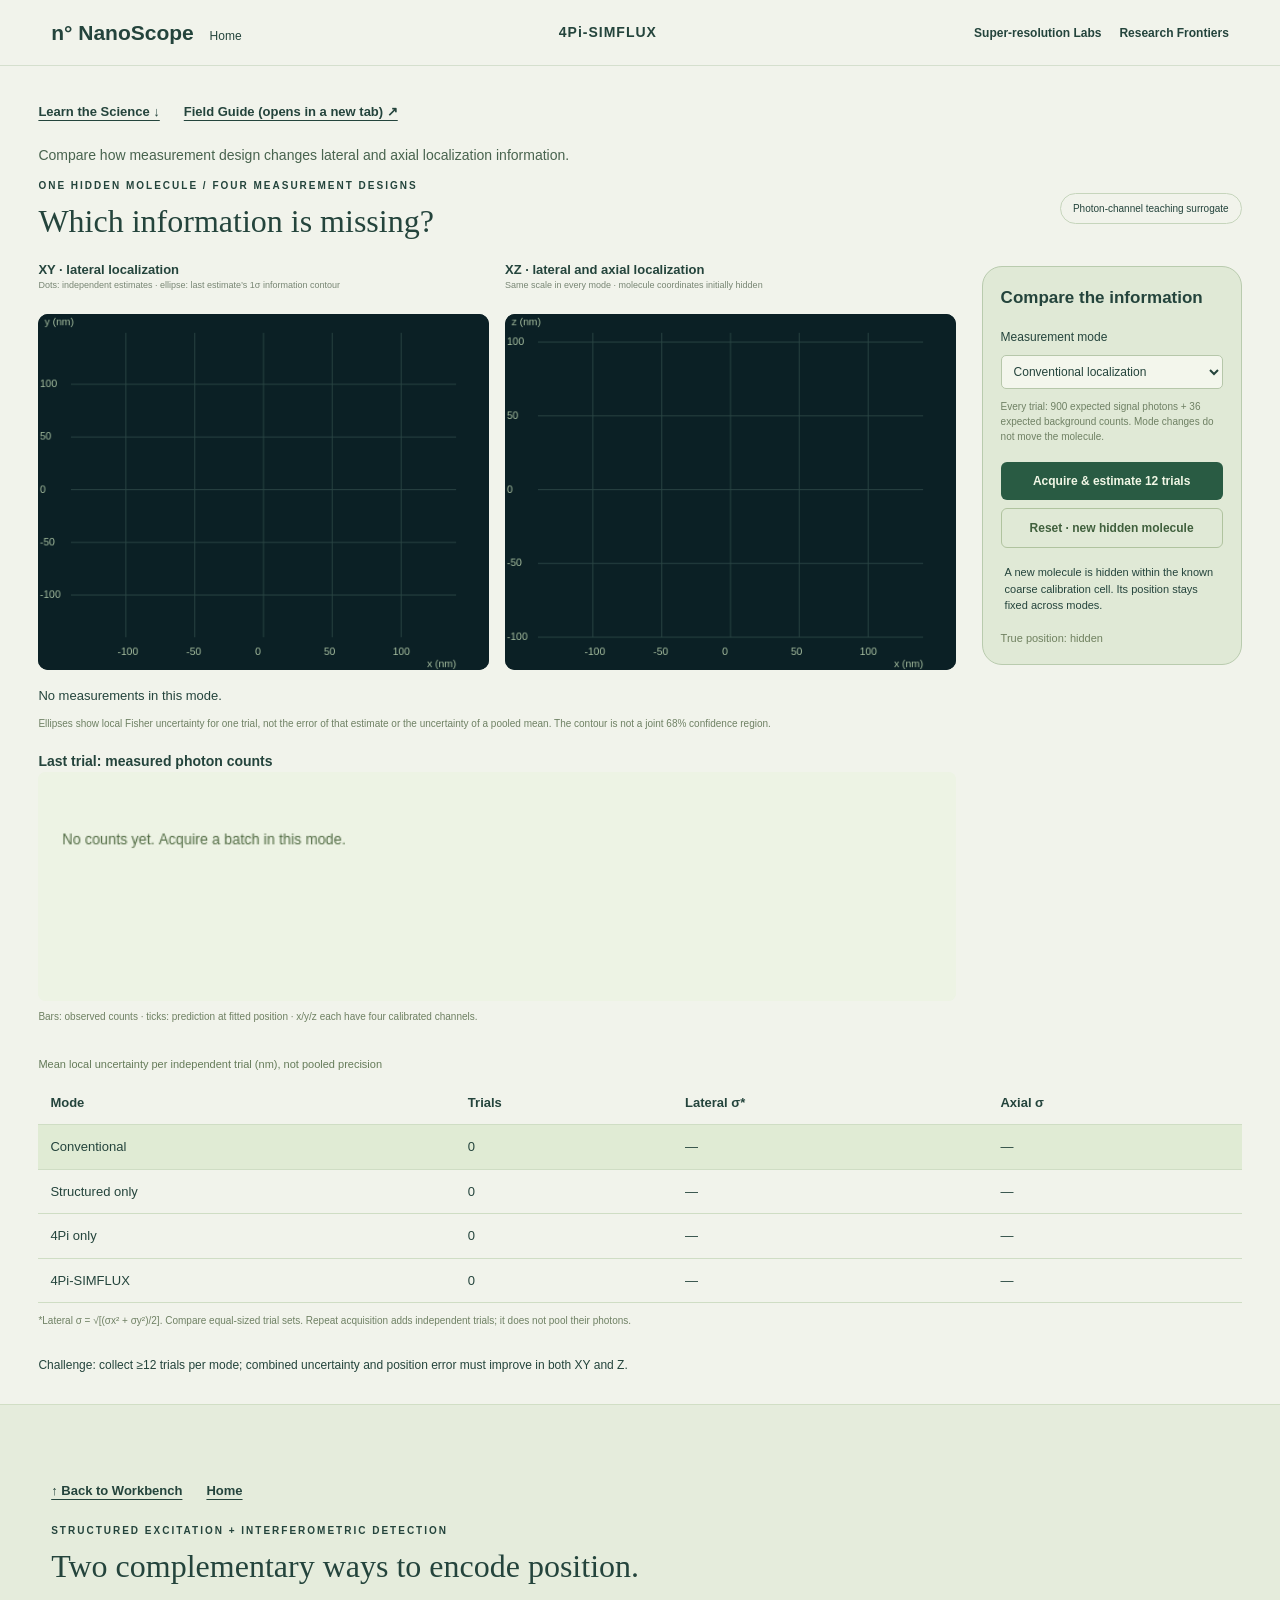
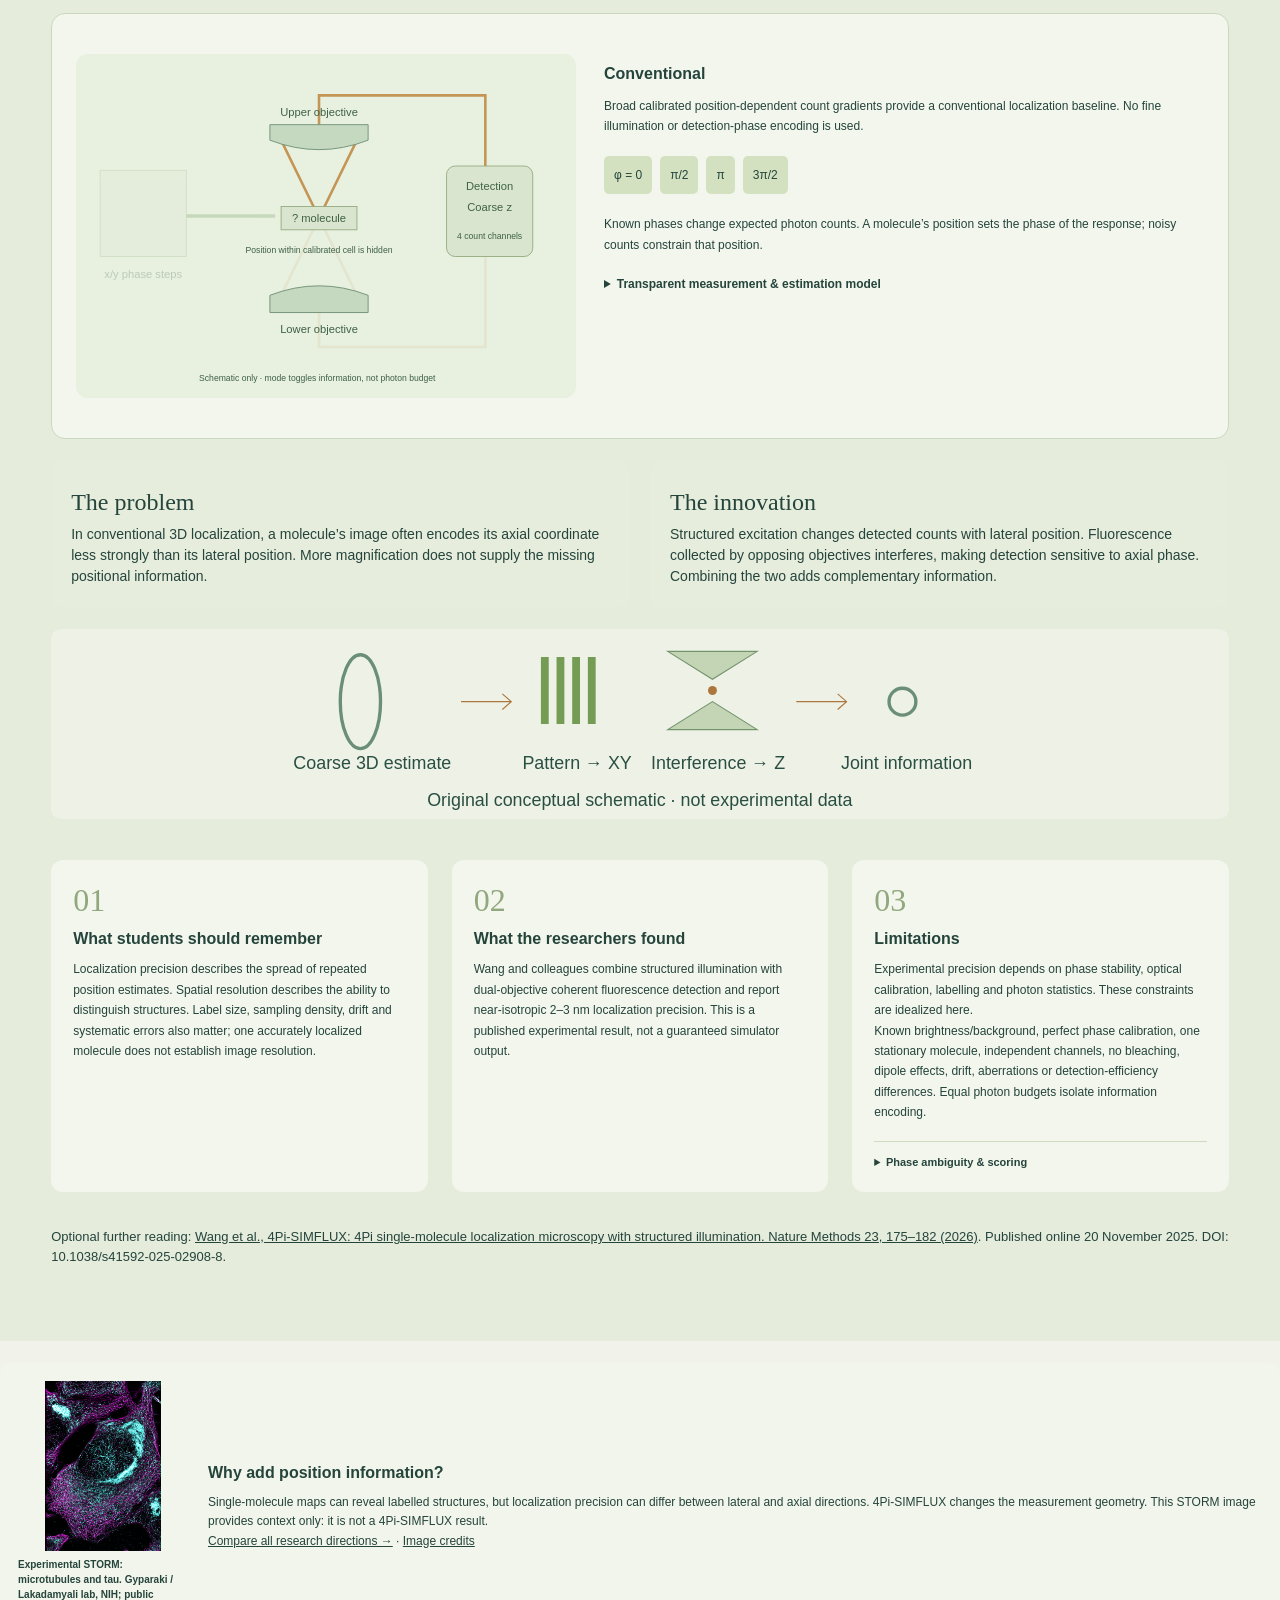
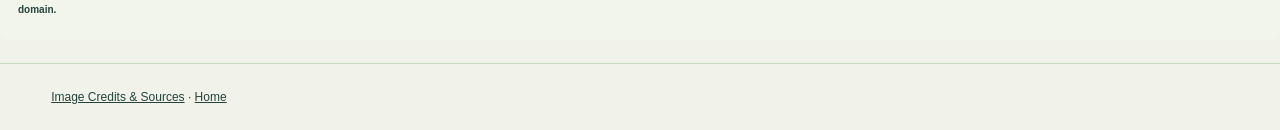
<file: frontiers.html>
<!doctype html><html lang="en"><head><meta charset="utf-8"><meta name="viewport" content="width=device-width,initial-scale=1"><title>NanoScope · Research Frontiers</title><link rel="icon" href="icon.svg"><link rel="stylesheet" href="sim.css"><link rel="stylesheet" href="sted.css"><link rel="stylesheet" href="frontiers.css"><script src="frontiers-core.js" defer></script><script src="frontiers.js?v=ux6" defer></script><link rel="stylesheet" href="navigation.css?v=consolidated1"><script src="science-nav.js?v=consolidated1" defer></script><link rel="stylesheet" href="research-visuals.css"><link rel="stylesheet" href="learning-paths.css"><link rel="stylesheet" href="poster-covers.css?v=consolidated1"></head><body><header class="site-nav"><a class="site-home" href="index.html">n° NanoScope <span>Home</span></a><span class="current-lab">4Pi-SIMFLUX</span><nav aria-label="Laboratory navigation"><a href="index.html#super-resolution">Super-resolution Labs</a><a href="research.html">Research Frontiers</a></nav></header><main id="microscopeMode" tabindex="-1"><section id="workbench" class="experiment"><nav class="science-links" aria-label="Experiment and explanation"><a href="#principles">Learn the Science ↓</a><a href="theory.html?from=frontiers" target="_blank" rel="noopener">Field Guide (opens in a new tab) ↗</a></nav><p class="lab-objective">Compare how measurement design changes lateral and axial localization information.</p><div class="experiment-heading"><div><p class="eyebrow">ONE HIDDEN MOLECULE / FOUR MEASUREMENT DESIGNS</p><h1>Which information is missing?</h1></div><span class="model-label">Photon-channel teaching surrogate</span></div><div class="frontier-bench"><section><div class="views"><figure><figcaption>XY · lateral localization<small>Dots: independent estimates · ellipse: last estimate’s 1σ information contour</small></figcaption><canvas id="xy" width="480" height="380" aria-label="XY localization estimates and uncertainty ellipse"></canvas></figure><figure><figcaption>XZ · lateral and axial localization<small>Same scale in every mode · molecule coordinates initially hidden</small></figcaption><canvas id="xz" width="480" height="380" aria-label="XZ localization estimates and uncertainty ellipse"></canvas></figure></div><p id="estimate" role="status">No measurements. Acquire repeated trials in each mode.</p><p class="hint">Ellipses show local Fisher uncertainty for one trial, not the error of that estimate or the uncertainty of a pooled mean. The contour is not a joint 68% confidence region.</p><div class="counts"><h2>Last trial: measured photon counts</h2><canvas id="counts" width="760" height="190" aria-label="Twelve photon channel counts with expected values at the fitted position"></canvas><p>Bars: observed counts · ticks: prediction at fitted position · x/y/z each have four calibrated channels.</p></div></section><aside class="tools"><div class="sted-controls"><h2>Compare the information</h2><label for="mode">Measurement mode</label><select id="mode"><option value="conventional">Conventional localization</option><option value="structured">Structured illumination only</option><option value="fourpi">4Pi detection only</option><option value="combined">Combined 4Pi-SIMFLUX</option></select><p class="hint">Every trial: 900 expected signal photons + 36 expected background counts. Mode changes do not move the molecule.</p><button id="acquire">Acquire & estimate 12 trials</button><button id="reset" class="secondary">Reset · new hidden molecule</button><p id="status" role="status">Compare all four modes. Watch which axis becomes more precise.</p><p id="truth">True position: hidden</p></div></aside></div>
<div class="comparison"><table><caption>Mean local uncertainty per independent trial (nm), not pooled precision</caption><thead><tr><th>Mode</th><th>Trials</th><th>Lateral σ*</th><th>Axial σ</th></tr></thead><tbody id="results"></tbody></table><p class="hint">*Lateral σ = √[(σx² + σy²)/2]. Compare equal-sized trial sets. Repeat acquisition adds independent trials; it does not pool their photons.</p></div><div id="completion" class="completion" hidden role="status"><strong>Both lateral and axial reliability improved.</strong><a href="#principles">Explore why the information is complementary ↓</a></div><p id="challenge" class="challenge-note">Challenge: collect at least 12 trials in all modes, then improve both axes with the combined mode.</p></section>
<section id="principles" class="principles"><nav class="science-links" aria-label="Return to experiment"><a href="#workbench">↑ Back to Workbench</a><a href="index.html">Home</a></nav><p class="eyebrow">STRUCTURED EXCITATION + INTERFEROMETRIC DETECTION</p><h2>Two complementary ways to encode position.</h2><div class="optics-lesson"><div class="optics-layout"><svg class="frontier-optics" viewBox="0 0 580 400" role="img" aria-labelledby="opticsTitle"><title id="opticsTitle">Simplified dual-objective fluorescence detection and lateral structured illumination</title><defs><pattern id="stripes" width="18" height="18" patternUnits="userSpaceOnUse"><rect width="18" height="18" fill="#e5edd7"/><rect width="9" height="18" fill="#729653"/></pattern></defs><path d="M282 190L238 100M282 190L326 100" stroke="#c49554" stroke-width="3" fill="none"/><g id="lowerPath"><path d="M282 190L238 280M282 190L326 280M282 300V340H475V130" fill="none" stroke="#c49554" stroke-width="3"/></g><path d="M282 82V48H475V130" fill="none" stroke="#c49554" stroke-width="3"/><path d="M225 82H339V100Q282 122 225 100Z" fill="#c5d9c0" stroke="#6a8b70"/><text x="282" y="72">Upper objective</text><path d="M225 300H339V280Q282 258 225 280Z" fill="#c5d9c0" stroke="#6a8b70"/><text x="282" y="324">Lower objective</text><rect x="238" y="177" width="88" height="27" fill="#dae5cf" stroke="#92a87d"/><text x="282" y="195">? molecule</text><text x="282" y="231" class="small">Position within calibrated cell is hidden</text><g id="illuminationPath"><path d="M53 188H231" fill="none" stroke="#669553" stroke-width="4"/><rect id="patternPatch" x="28" y="135" width="100" height="100" fill="url(#stripes)" stroke="#89a877"/><text x="78" y="260">x/y phase steps</text></g><rect x="430" y="130" width="100" height="105" rx="10" fill="#dae5cf" stroke="#92a87d"/><text x="480" y="158">Detection</text><text id="detectionLabel" x="480" y="182">Coarse z</text><text x="480" y="215" class="small">4 count channels</text><text x="280" y="380" class="small">Schematic only · mode toggles information, not photon budget</text></svg><div><h3 id="modeTitle"></h3><p id="modeExplanation"></p><div class="phase-legend"><span>φ = 0</span><span>π/2</span><span>π</span><span>3π/2</span></div><p>Known phases change expected photon counts. A molecule’s position sets the phase of the response; noisy counts constrain that position.</p><details><summary>Transparent measurement & estimation model</summary><p>Three independent channel banks allocate one third of the signal to x, y and z. This deliberate abstraction is not the paper’s camera/PSF model. Each channel count is Poisson distributed.</p><p>Enhanced channels: μj = (900/12)[1 + m cos(2πu/P + φj)] + 3. Lateral P = 400 nm, m = 0.75; axial P = 300 nm, m = 0.80. Summing four phases preserves the expected photon budget.</p><p>Conventional channels use broad calibrated spatial gradients: μj = (900/12)[1 ± u/L] + 3, with L = 240 nm laterally and 600 nm axially. These are coarse coordinate readouts, not actual interferometric phases or a pixelated conventional PSF.</p><p>The estimator minimizes Σ(μ − n log μ) on a 1 nm grid, then refines the minimum. It receives counts, mode and calibration only. Local σ = 1/√Σ[(∂μ/∂u)²/μ], evaluated at the estimate. No feature switch assigns an error directly.</p></details></div></div></div>
<div class="research-overview"><article><h3>The problem</h3><p>In conventional 3D localization, a molecule’s image often encodes its axial coordinate less strongly than its lateral position. More magnification does not supply the missing positional information.</p></article><article><h3>The innovation</h3><p>Structured excitation changes detected counts with lateral position. Fluorescence collected by opposing objectives interferes, making detection sensitive to axial phase. Combining the two adds complementary information.</p></article></div><svg class="research-strip" viewBox="0 0 640 170" role="img" aria-label="Complementary lateral and axial information, not guaranteed spatial resolution"><ellipse cx="70" cy="65" rx="18" ry="42" fill="none" stroke="#6a8e78" stroke-width="3"/><text x="10" y="125">Coarse 3D estimate</text><path d="M160 65H205m-8-7 8 7-8 7" stroke="#ad763d" fill="none"/><path d="M235 25v60m14-60v60m14-60v60m14-60v60" stroke="#749c54" stroke-width="7"/><text x="215" y="125">Pattern → XY</text><path d="M345 20h80l-40 25Zm0 70h80l-40-25Z" fill="#c4d5b6" stroke="#73936c"/><circle cx="385" cy="55" r="4" fill="#ad763d"/><text x="330" y="125">Interference → Z</text><path d="M460 65H505m-8-7 8 7-8 7" stroke="#ad763d" fill="none"/><circle cx="555" cy="65" r="12" fill="none" stroke="#6a8e78" stroke-width="3"/><text x="500" y="125">Joint information</text><text x="320" y="158" text-anchor="middle">Original conceptual schematic · not experimental data</text></svg><div class="lesson-grid sted-lessons"><article><span class="step">01</span><h3>What students should remember</h3><p>Localization precision describes the spread of repeated position estimates. Spatial resolution describes the ability to distinguish structures. Label size, sampling density, drift and systematic errors also matter; one accurately localized molecule does not establish image resolution.</p></article><article><span class="step">02</span><h3>What the researchers found</h3><p>Wang and colleagues combine structured illumination with dual-objective coherent fluorescence detection and report near-isotropic 2–3 nm localization precision. This is a published experimental result, not a guaranteed simulator output.</p></article><article><span class="step">03</span><h3>Limitations</h3><p>Experimental precision depends on phase stability, optical calibration, labelling and photon statistics. These constraints are idealized here.</p><p>Known brightness/background, perfect phase calibration, one stationary molecule, independent channels, no bleaching, dipole effects, drift, aberrations or detection-efficiency differences. Equal photon budgets isolate information encoding.</p><details><summary>Phase ambiguity & scoring</summary><p>The search assumes a known coarse cell: x,y within ±140 nm and z within ±100 nm. These ranges span less than one enhanced period. Without a coarse prior, periodic responses admit aliases; this simulator does not solve global fringe-order ambiguity.</p><p>After ≥12 trials per mode, combined lateral and axial uncertainty must each be &lt;75% of conventional. A separate simulator-only audit also requires position RMSE on both axes &lt;80% of conventional and no combined estimates at a search boundary. Only then is truth displayed. The audit never alters estimates. Finite repeats fluctuate; repeat batches if needed.</p><p>Local Fisher ellipses may be unreliable near bounds or for non-Gaussian likelihoods. This is not the full experimental 4Pi-SIMFLUX reconstruction pipeline.</p></details></article></div><p class="research-citation">Optional further reading: <a href="https://doi.org/10.1038/s41592-025-02908-8">Wang et al., 4Pi-SIMFLUX: 4Pi single-molecule localization microscopy with structured illumination. Nature Methods 23, 175–182 (2026)</a>. Published online 20 November 2025. DOI: 10.1038/s41592-025-02908-8.</p></section><aside class="frontier-context"><figure><img src="assets/images/storm-tau.png" alt="Experimental STORM: microtubules and tau. Gyparaki / Lakadamyali lab, NIH; public domain." loading="lazy"><figcaption>Experimental STORM: microtubules and tau. Gyparaki / Lakadamyali lab, NIH; public domain.</figcaption></figure><div><h3>Why add position information?</h3><p>Single-molecule maps can reveal labelled structures, but localization precision can differ between lateral and axial directions. 4Pi-SIMFLUX changes the measurement geometry. This STORM image provides context only: it is not a 4Pi-SIMFLUX result.</p><p><a href="research.html">Compare all research directions →</a> · <a href="assets/images/CREDITS.md">Image credits</a></p></div></aside></main><noscript>Enable JavaScript to generate photon measurements.</noscript><footer class="credits-footer"><a href="image-credits.html">Image Credits &amp; Sources</a> · <a href="index.html">Home</a></footer></body></html>
</file>
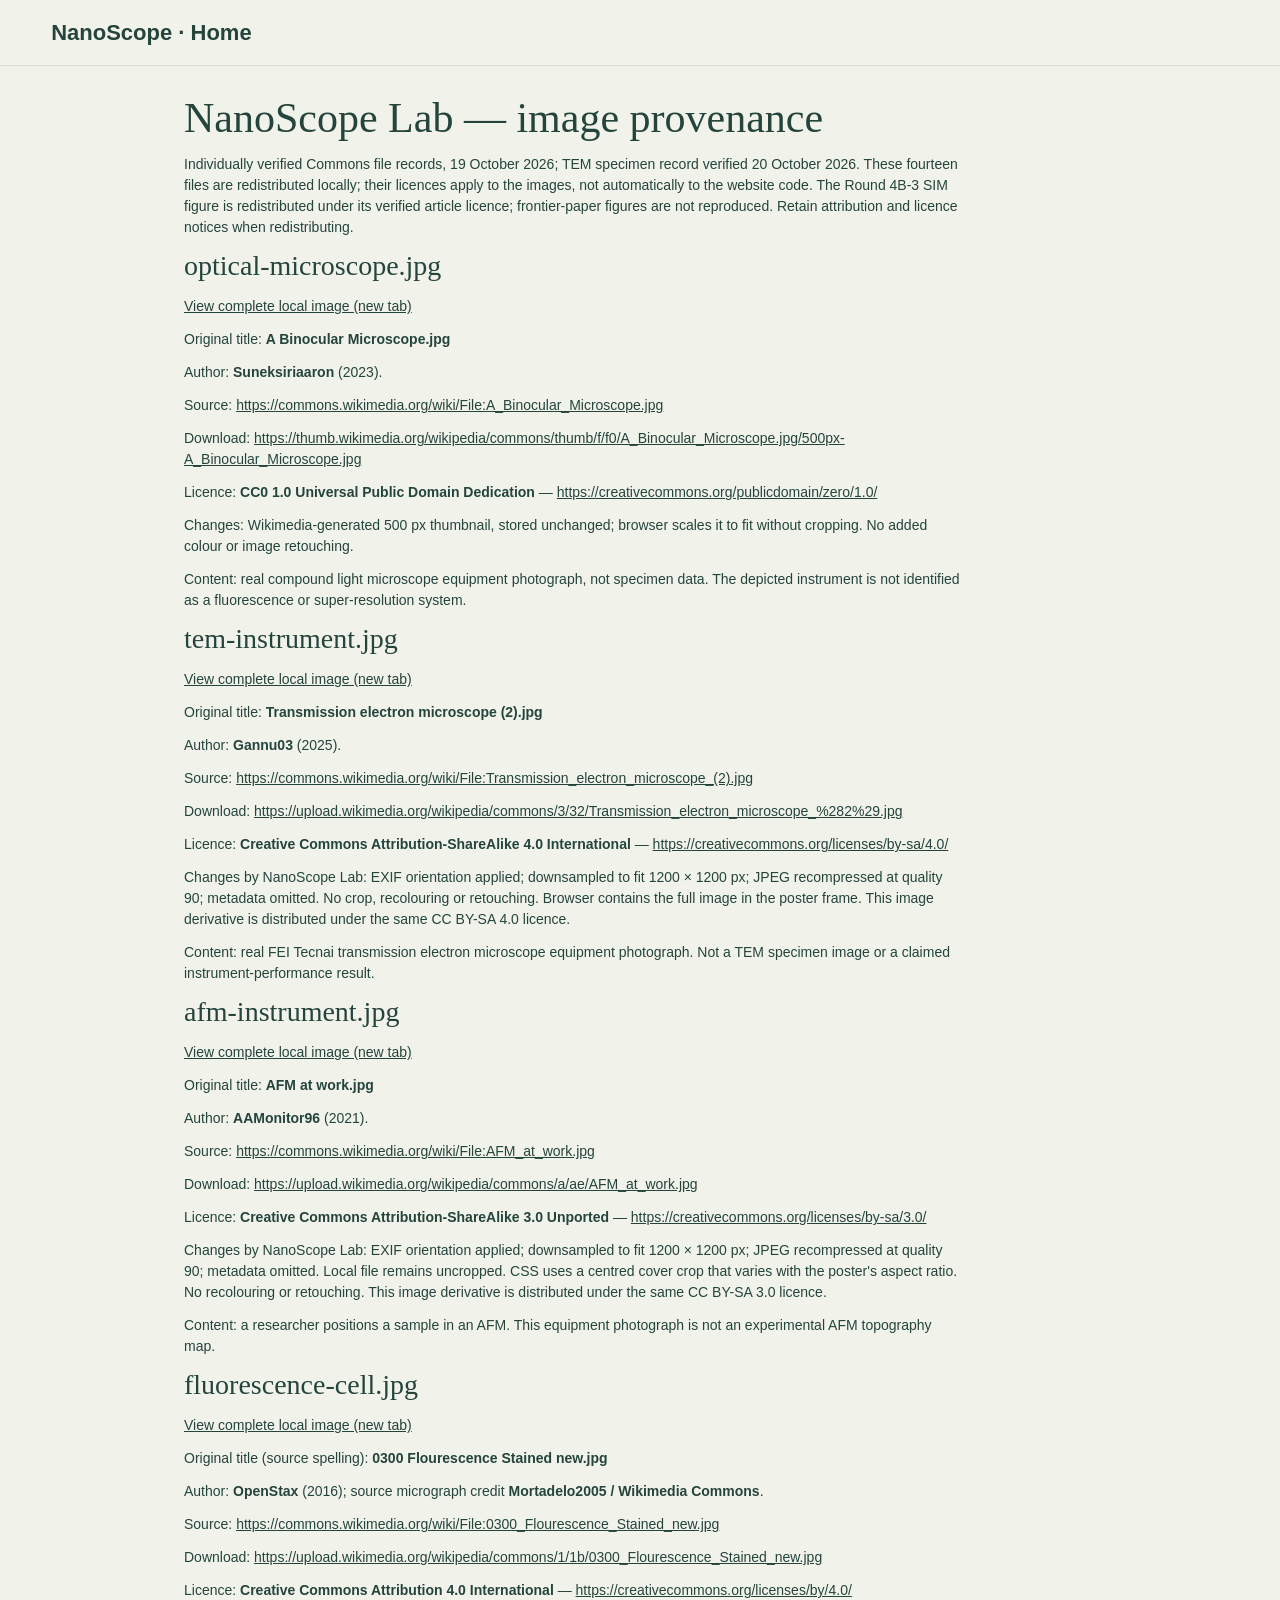
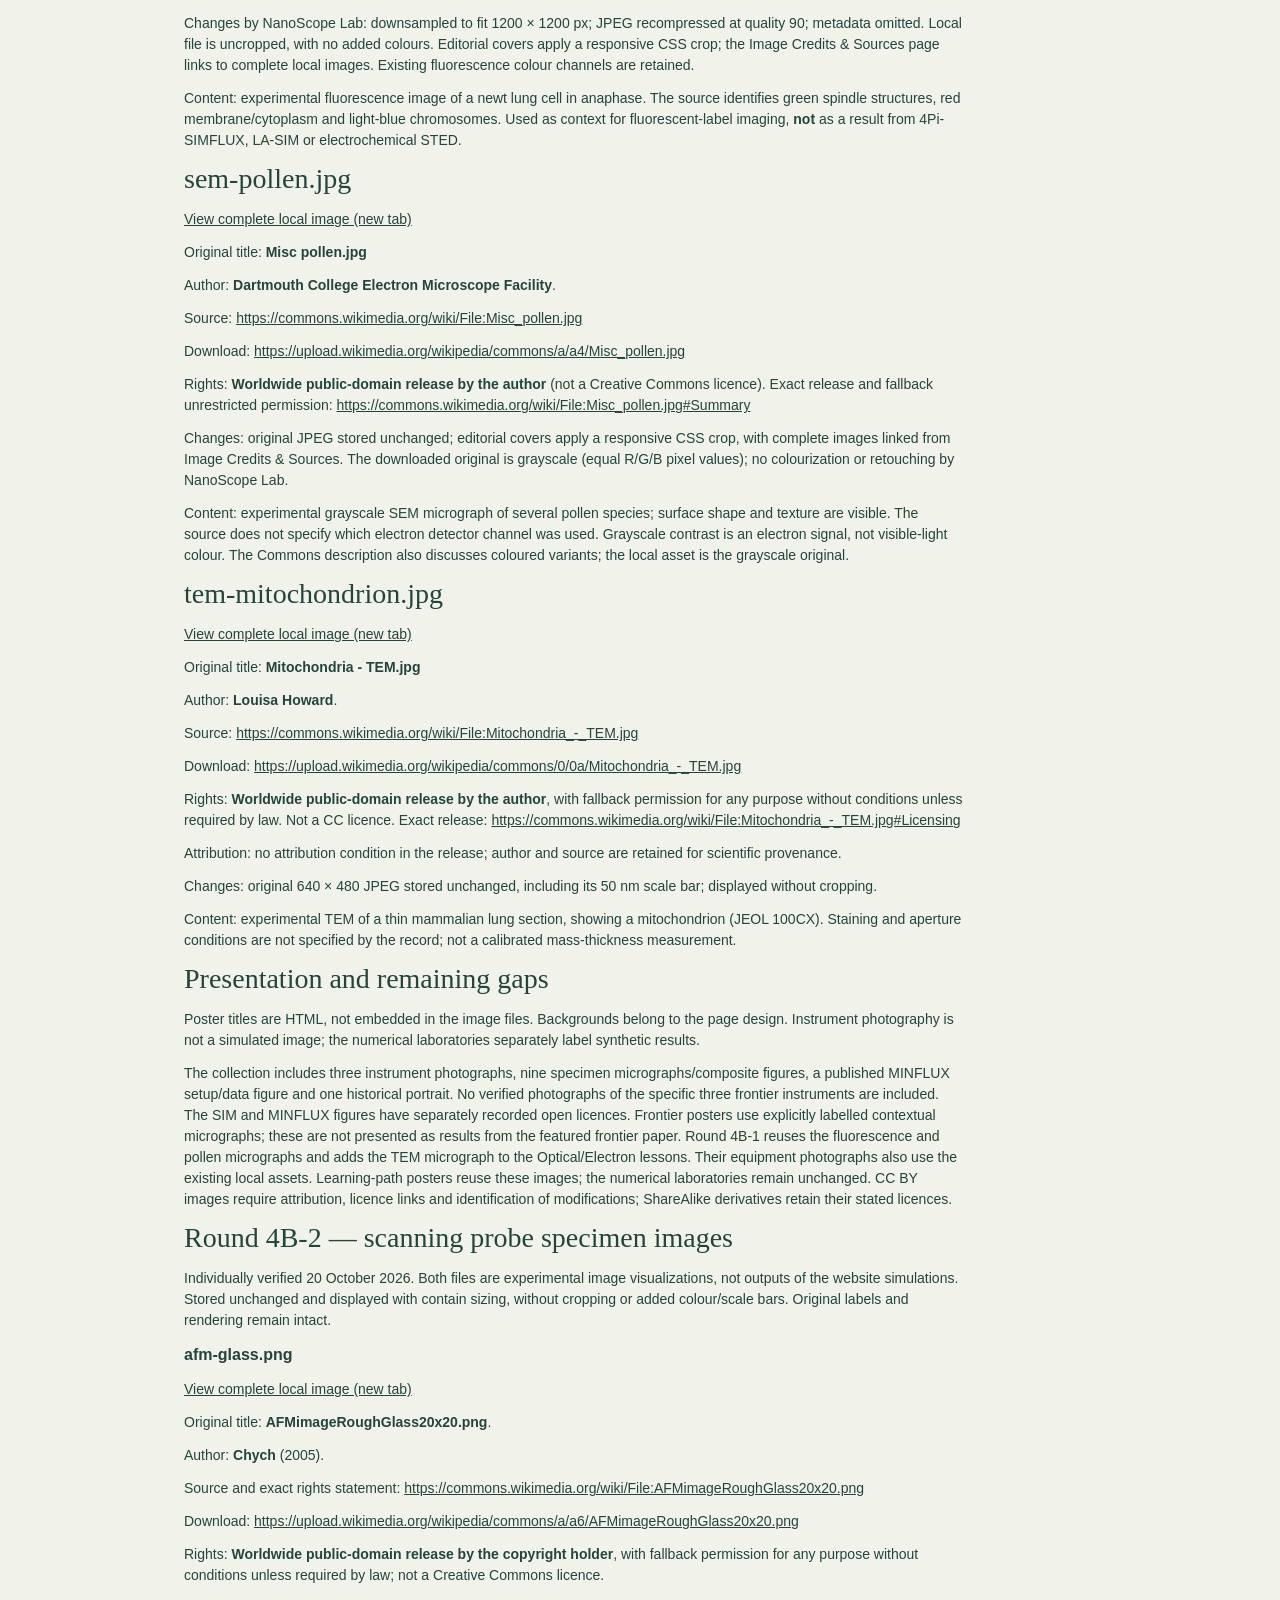
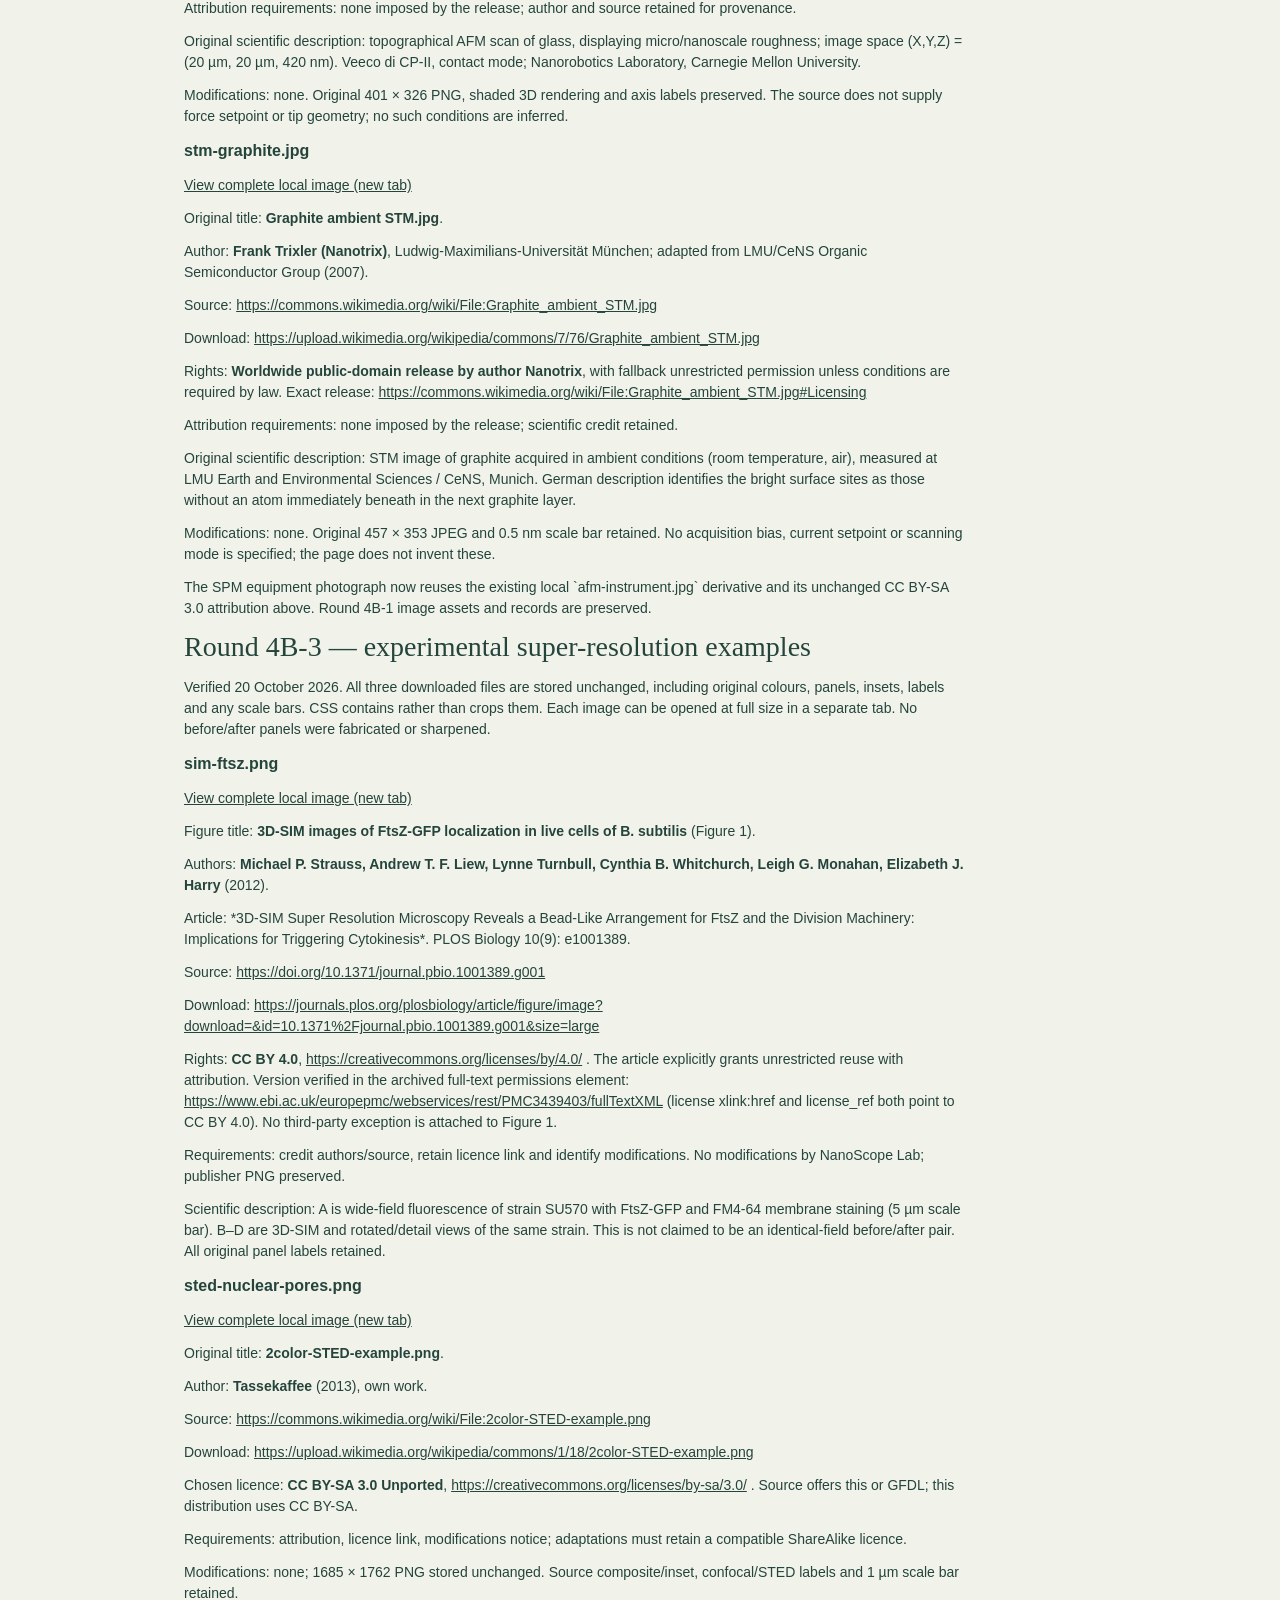
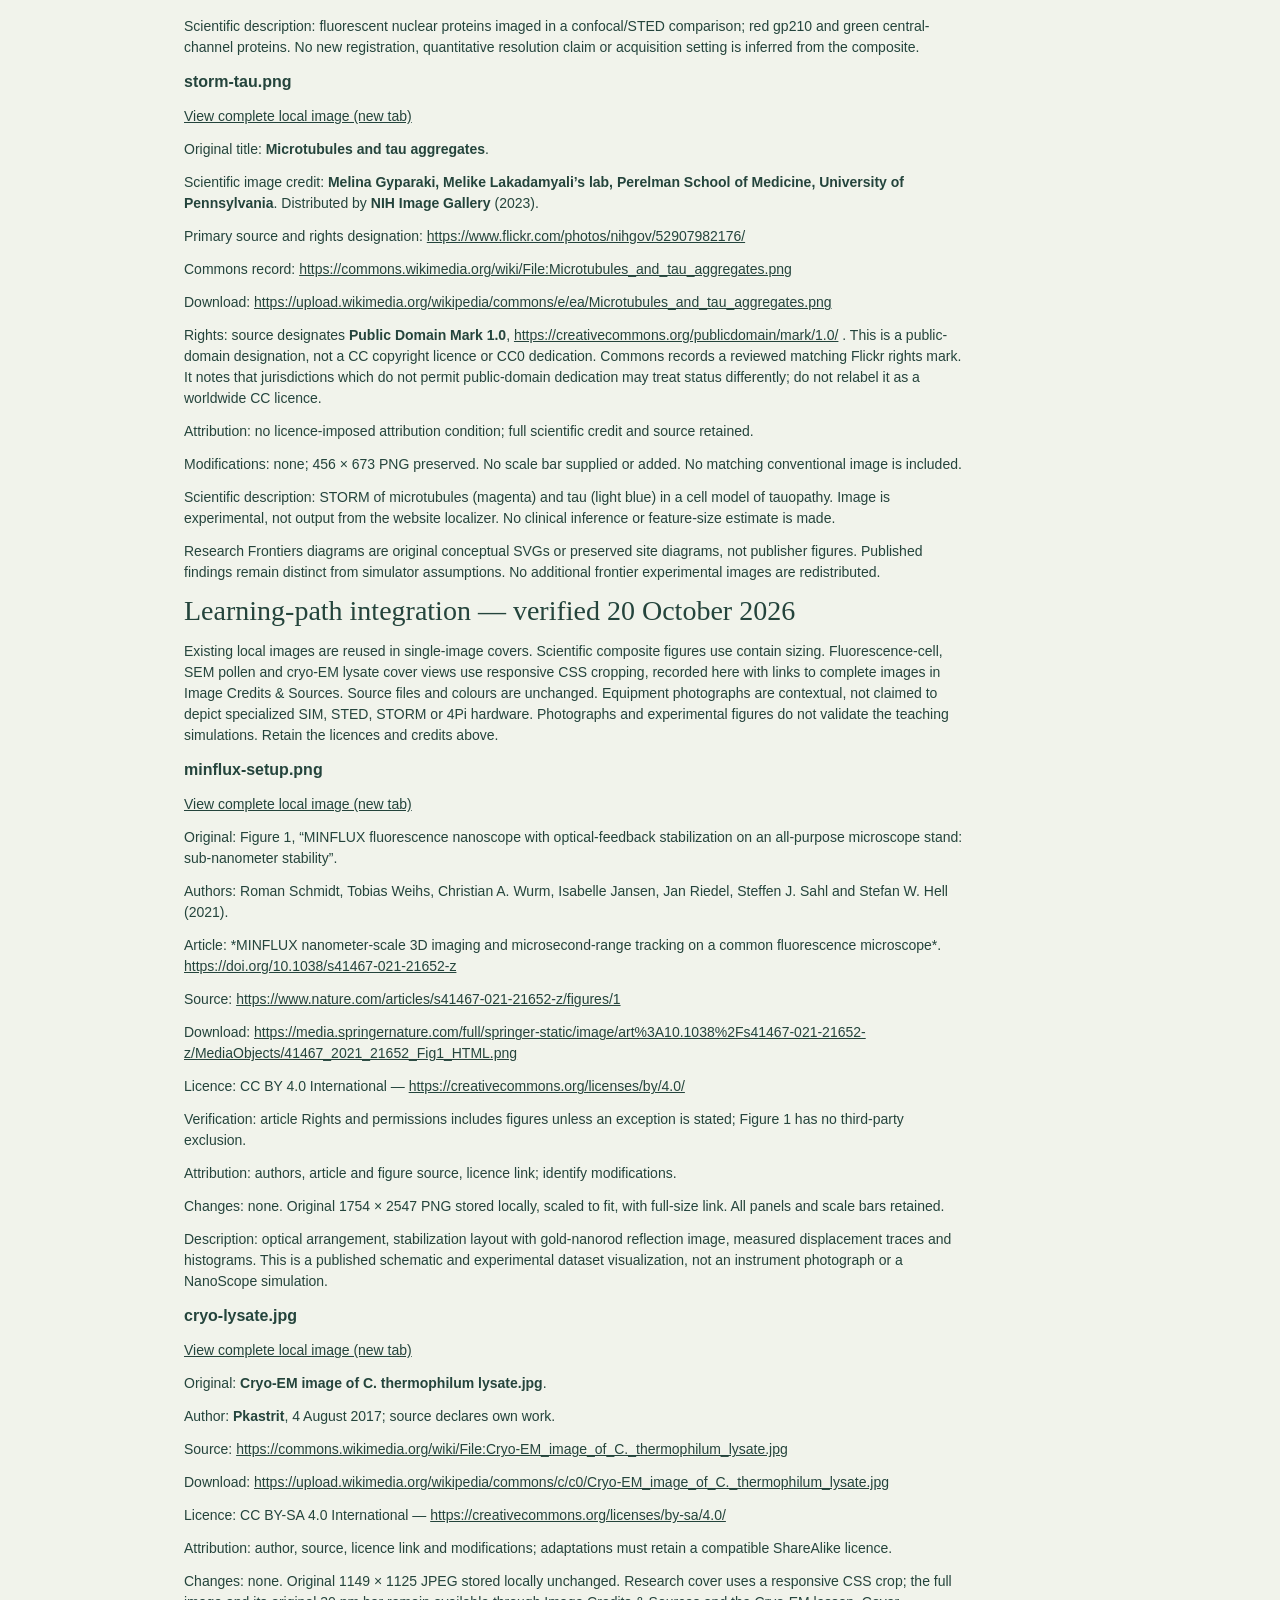
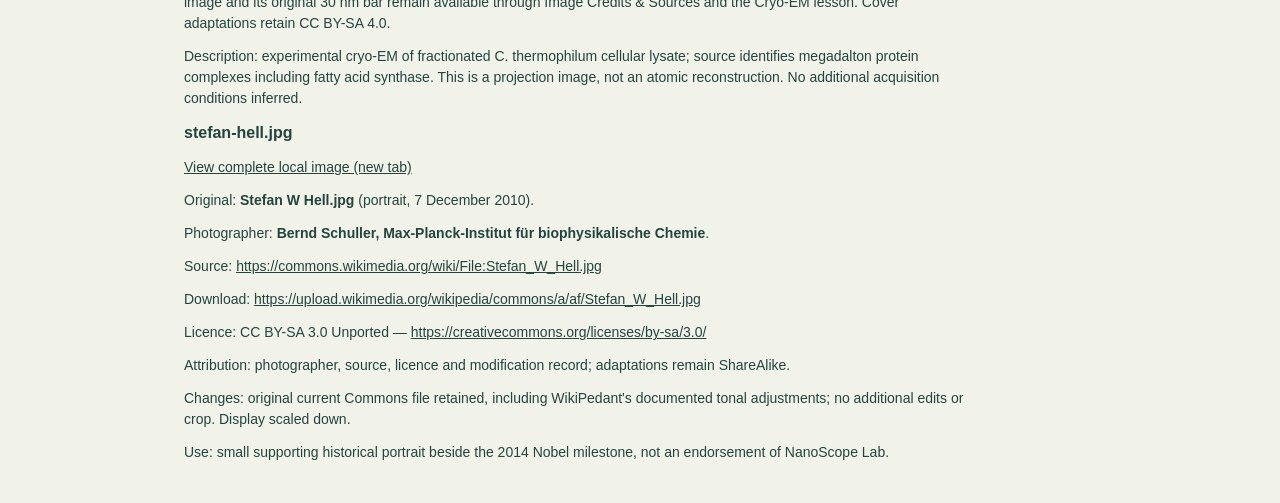
<file: image-credits.html>
<!doctype html><html lang="en"><head><meta charset="utf-8"><meta name="viewport" content="width=device-width,initial-scale=1"><title>Image Credits &amp; Sources · NanoScope Lab</title><link rel="stylesheet" href="sim.css"><link rel="stylesheet" href="navigation.css?v=consolidated1"></head><body><header class="site-nav"><a href="index.html">NanoScope · Home</a></header><main class="guide image-credit-record"><h1>NanoScope Lab — image provenance</h1><p>Individually verified Commons file records, 19 October 2026; TEM specimen record verified 20 October 2026. These fourteen files are redistributed locally; their licences apply to the images, not automatically to the website code. The Round 4B-3 SIM figure is redistributed under its verified article licence; frontier-paper figures are not reproduced. Retain attribution and licence notices when redistributing.</p><h2>optical-microscope.jpg</h2><p><a href="assets/images/optical-microscope.jpg" target="_blank" rel="noopener">View complete local image (new tab)</a></p><p>Original title: <strong>A Binocular Microscope.jpg</strong></p><p>Author: <strong>Suneksiriaaron</strong> (2023).</p><p>Source: <a href="https://commons.wikimedia.org/wiki/File:A_Binocular_Microscope.jpg">https://commons.wikimedia.org/wiki/File:A_Binocular_Microscope.jpg</a></p><p>Download: <a href="https://thumb.wikimedia.org/wikipedia/commons/thumb/f/f0/A_Binocular_Microscope.jpg/500px-A_Binocular_Microscope.jpg">https://thumb.wikimedia.org/wikipedia/commons/thumb/f/f0/A_Binocular_Microscope.jpg/500px-A_Binocular_Microscope.jpg</a></p><p>Licence: <strong>CC0 1.0 Universal Public Domain Dedication</strong> — <a href="https://creativecommons.org/publicdomain/zero/1.0/">https://creativecommons.org/publicdomain/zero/1.0/</a></p><p>Changes: Wikimedia-generated 500 px thumbnail, stored unchanged; browser scales it to fit without cropping. No added colour or image retouching.</p><p>Content: real compound light microscope equipment photograph, not specimen data. The depicted instrument is not identified as a fluorescence or super-resolution system.</p><h2>tem-instrument.jpg</h2><p><a href="assets/images/tem-instrument.jpg" target="_blank" rel="noopener">View complete local image (new tab)</a></p><p>Original title: <strong>Transmission electron microscope (2).jpg</strong></p><p>Author: <strong>Gannu03</strong> (2025).</p><p>Source: <a href="https://commons.wikimedia.org/wiki/File:Transmission_electron_microscope_(2).jpg">https://commons.wikimedia.org/wiki/File:Transmission_electron_microscope_(2).jpg</a></p><p>Download: <a href="https://upload.wikimedia.org/wikipedia/commons/3/32/Transmission_electron_microscope_%282%29.jpg">https://upload.wikimedia.org/wikipedia/commons/3/32/Transmission_electron_microscope_%282%29.jpg</a></p><p>Licence: <strong>Creative Commons Attribution-ShareAlike 4.0 International</strong> — <a href="https://creativecommons.org/licenses/by-sa/4.0/">https://creativecommons.org/licenses/by-sa/4.0/</a></p><p>Changes by NanoScope Lab: EXIF orientation applied; downsampled to fit 1200 × 1200 px; JPEG recompressed at quality 90; metadata omitted. No crop, recolouring or retouching. Browser contains the full image in the poster frame. This image derivative is distributed under the same CC BY-SA 4.0 licence.</p><p>Content: real FEI Tecnai transmission electron microscope equipment photograph. Not a TEM specimen image or a claimed instrument-performance result.</p><h2>afm-instrument.jpg</h2><p><a href="assets/images/afm-instrument.jpg" target="_blank" rel="noopener">View complete local image (new tab)</a></p><p>Original title: <strong>AFM at work.jpg</strong></p><p>Author: <strong>AAMonitor96</strong> (2021).</p><p>Source: <a href="https://commons.wikimedia.org/wiki/File:AFM_at_work.jpg">https://commons.wikimedia.org/wiki/File:AFM_at_work.jpg</a></p><p>Download: <a href="https://upload.wikimedia.org/wikipedia/commons/a/ae/AFM_at_work.jpg">https://upload.wikimedia.org/wikipedia/commons/a/ae/AFM_at_work.jpg</a></p><p>Licence: <strong>Creative Commons Attribution-ShareAlike 3.0 Unported</strong> — <a href="https://creativecommons.org/licenses/by-sa/3.0/">https://creativecommons.org/licenses/by-sa/3.0/</a></p><p>Changes by NanoScope Lab: EXIF orientation applied; downsampled to fit 1200 × 1200 px; JPEG recompressed at quality 90; metadata omitted. Local file remains uncropped. CSS uses a centred cover crop that varies with the poster&#x27;s aspect ratio. No recolouring or retouching. This image derivative is distributed under the same CC BY-SA 3.0 licence.</p><p>Content: a researcher positions a sample in an AFM. This equipment photograph is not an experimental AFM topography map.</p><h2>fluorescence-cell.jpg</h2><p><a href="assets/images/fluorescence-cell.jpg" target="_blank" rel="noopener">View complete local image (new tab)</a></p><p>Original title (source spelling): <strong>0300 Flourescence Stained new.jpg</strong></p><p>Author: <strong>OpenStax</strong> (2016); source micrograph credit <strong>Mortadelo2005 / Wikimedia Commons</strong>.</p><p>Source: <a href="https://commons.wikimedia.org/wiki/File:0300_Flourescence_Stained_new.jpg">https://commons.wikimedia.org/wiki/File:0300_Flourescence_Stained_new.jpg</a></p><p>Download: <a href="https://upload.wikimedia.org/wikipedia/commons/1/1b/0300_Flourescence_Stained_new.jpg">https://upload.wikimedia.org/wikipedia/commons/1/1b/0300_Flourescence_Stained_new.jpg</a></p><p>Licence: <strong>Creative Commons Attribution 4.0 International</strong> — <a href="https://creativecommons.org/licenses/by/4.0/">https://creativecommons.org/licenses/by/4.0/</a></p><p>Changes by NanoScope Lab: downsampled to fit 1200 × 1200 px; JPEG recompressed at quality 90; metadata omitted. Local file is uncropped, with no added colours. Editorial covers apply a responsive CSS crop; the Image Credits &amp; Sources page links to complete local images. Existing fluorescence colour channels are retained.</p><p>Content: experimental fluorescence image of a newt lung cell in anaphase. The source identifies green spindle structures, red membrane/cytoplasm and light-blue chromosomes. Used as context for fluorescent-label imaging, <strong>not</strong> as a result from 4Pi-SIMFLUX, LA-SIM or electrochemical STED.</p><h2>sem-pollen.jpg</h2><p><a href="assets/images/sem-pollen.jpg" target="_blank" rel="noopener">View complete local image (new tab)</a></p><p>Original title: <strong>Misc pollen.jpg</strong></p><p>Author: <strong>Dartmouth College Electron Microscope Facility</strong>.</p><p>Source: <a href="https://commons.wikimedia.org/wiki/File:Misc_pollen.jpg">https://commons.wikimedia.org/wiki/File:Misc_pollen.jpg</a></p><p>Download: <a href="https://upload.wikimedia.org/wikipedia/commons/a/a4/Misc_pollen.jpg">https://upload.wikimedia.org/wikipedia/commons/a/a4/Misc_pollen.jpg</a></p><p>Rights: <strong>Worldwide public-domain release by the author</strong> (not a Creative Commons licence). Exact release and fallback unrestricted permission: <a href="https://commons.wikimedia.org/wiki/File:Misc_pollen.jpg#Summary">https://commons.wikimedia.org/wiki/File:Misc_pollen.jpg#Summary</a></p><p>Changes: original JPEG stored unchanged; editorial covers apply a responsive CSS crop, with complete images linked from Image Credits &amp; Sources. The downloaded original is grayscale (equal R/G/B pixel values); no colourization or retouching by NanoScope Lab.</p><p>Content: experimental grayscale SEM micrograph of several pollen species; surface shape and texture are visible. The source does not specify which electron detector channel was used. Grayscale contrast is an electron signal, not visible-light colour. The Commons description also discusses coloured variants; the local asset is the grayscale original.</p><h2>tem-mitochondrion.jpg</h2><p><a href="assets/images/tem-mitochondrion.jpg" target="_blank" rel="noopener">View complete local image (new tab)</a></p><p>Original title: <strong>Mitochondria - TEM.jpg</strong></p><p>Author: <strong>Louisa Howard</strong>.</p><p>Source: <a href="https://commons.wikimedia.org/wiki/File:Mitochondria_-_TEM.jpg">https://commons.wikimedia.org/wiki/File:Mitochondria_-_TEM.jpg</a></p><p>Download: <a href="https://upload.wikimedia.org/wikipedia/commons/0/0a/Mitochondria_-_TEM.jpg">https://upload.wikimedia.org/wikipedia/commons/0/0a/Mitochondria_-_TEM.jpg</a></p><p>Rights: <strong>Worldwide public-domain release by the author</strong>, with fallback permission for any purpose without conditions unless required by law. Not a CC licence. Exact release: <a href="https://commons.wikimedia.org/wiki/File:Mitochondria_-_TEM.jpg#Licensing">https://commons.wikimedia.org/wiki/File:Mitochondria_-_TEM.jpg#Licensing</a></p><p>Attribution: no attribution condition in the release; author and source are retained for scientific provenance.</p><p>Changes: original 640 × 480 JPEG stored unchanged, including its 50 nm scale bar; displayed without cropping.</p><p>Content: experimental TEM of a thin mammalian lung section, showing a mitochondrion (JEOL 100CX). Staining and aperture conditions are not specified by the record; not a calibrated mass-thickness measurement.</p><h2>Presentation and remaining gaps</h2><p>Poster titles are HTML, not embedded in the image files. Backgrounds belong to the page design. Instrument photography is not a simulated image; the numerical laboratories separately label synthetic results.</p><p>The collection includes three instrument photographs, nine specimen micrographs/composite figures, a published MINFLUX setup/data figure and one historical portrait. No verified photographs of the specific three frontier instruments are included. The SIM and MINFLUX figures have separately recorded open licences. Frontier posters use explicitly labelled contextual micrographs; these are not presented as results from the featured frontier paper. Round 4B-1 reuses the fluorescence and pollen micrographs and adds the TEM micrograph to the Optical/Electron lessons. Their equipment photographs also use the existing local assets. Learning-path posters reuse these images; the numerical laboratories remain unchanged. CC BY images require attribution, licence links and identification of modifications; ShareAlike derivatives retain their stated licences.</p><h2>Round 4B-2 — scanning probe specimen images</h2><p>Individually verified 20 October 2026. Both files are experimental image visualizations, not outputs of the website simulations. Stored unchanged and displayed with contain sizing, without cropping or added colour/scale bars. Original labels and rendering remain intact.</p><h3>afm-glass.png</h3><p><a href="assets/images/afm-glass.png" target="_blank" rel="noopener">View complete local image (new tab)</a></p><p>Original title: <strong>AFMimageRoughGlass20x20.png</strong>.</p><p>Author: <strong>Chych</strong> (2005).</p><p>Source and exact rights statement: <a href="https://commons.wikimedia.org/wiki/File:AFMimageRoughGlass20x20.png">https://commons.wikimedia.org/wiki/File:AFMimageRoughGlass20x20.png</a></p><p>Download: <a href="https://upload.wikimedia.org/wikipedia/commons/a/a6/AFMimageRoughGlass20x20.png">https://upload.wikimedia.org/wikipedia/commons/a/a6/AFMimageRoughGlass20x20.png</a></p><p>Rights: <strong>Worldwide public-domain release by the copyright holder</strong>, with fallback permission for any purpose without conditions unless required by law; not a Creative Commons licence.</p><p>Attribution requirements: none imposed by the release; author and source retained for provenance.</p><p>Original scientific description: topographical AFM scan of glass, displaying micro/nanoscale roughness; image space (X,Y,Z) = (20 µm, 20 µm, 420 nm). Veeco di CP-II, contact mode; Nanorobotics Laboratory, Carnegie Mellon University.</p><p>Modifications: none. Original 401 × 326 PNG, shaded 3D rendering and axis labels preserved. The source does not supply force setpoint or tip geometry; no such conditions are inferred.</p><h3>stm-graphite.jpg</h3><p><a href="assets/images/stm-graphite.jpg" target="_blank" rel="noopener">View complete local image (new tab)</a></p><p>Original title: <strong>Graphite ambient STM.jpg</strong>.</p><p>Author: <strong>Frank Trixler (Nanotrix)</strong>, Ludwig-Maximilians-Universität München; adapted from LMU/CeNS Organic Semiconductor Group (2007).</p><p>Source: <a href="https://commons.wikimedia.org/wiki/File:Graphite_ambient_STM.jpg">https://commons.wikimedia.org/wiki/File:Graphite_ambient_STM.jpg</a></p><p>Download: <a href="https://upload.wikimedia.org/wikipedia/commons/7/76/Graphite_ambient_STM.jpg">https://upload.wikimedia.org/wikipedia/commons/7/76/Graphite_ambient_STM.jpg</a></p><p>Rights: <strong>Worldwide public-domain release by author Nanotrix</strong>, with fallback unrestricted permission unless conditions are required by law. Exact release: <a href="https://commons.wikimedia.org/wiki/File:Graphite_ambient_STM.jpg#Licensing">https://commons.wikimedia.org/wiki/File:Graphite_ambient_STM.jpg#Licensing</a></p><p>Attribution requirements: none imposed by the release; scientific credit retained.</p><p>Original scientific description: STM image of graphite acquired in ambient conditions (room temperature, air), measured at LMU Earth and Environmental Sciences / CeNS, Munich. German description identifies the bright surface sites as those without an atom immediately beneath in the next graphite layer.</p><p>Modifications: none. Original 457 × 353 JPEG and 0.5 nm scale bar retained. No acquisition bias, current setpoint or scanning mode is specified; the page does not invent these.</p><p>The SPM equipment photograph now reuses the existing local `afm-instrument.jpg` derivative and its unchanged CC BY-SA 3.0 attribution above. Round 4B-1 image assets and records are preserved.</p><h2>Round 4B-3 — experimental super-resolution examples</h2><p>Verified 20 October 2026. All three downloaded files are stored unchanged, including original colours, panels, insets, labels and any scale bars. CSS contains rather than crops them. Each image can be opened at full size in a separate tab. No before/after panels were fabricated or sharpened.</p><h3>sim-ftsz.png</h3><p><a href="assets/images/sim-ftsz.png" target="_blank" rel="noopener">View complete local image (new tab)</a></p><p>Figure title: <strong>3D-SIM images of FtsZ-GFP localization in live cells of B. subtilis</strong> (Figure 1).</p><p>Authors: <strong>Michael P. Strauss, Andrew T. F. Liew, Lynne Turnbull, Cynthia B. Whitchurch, Leigh G. Monahan, Elizabeth J. Harry</strong> (2012).</p><p>Article: *3D-SIM Super Resolution Microscopy Reveals a Bead-Like Arrangement for FtsZ and the Division Machinery: Implications for Triggering Cytokinesis*. PLOS Biology 10(9): e1001389.</p><p>Source: <a href="https://doi.org/10.1371/journal.pbio.1001389.g001">https://doi.org/10.1371/journal.pbio.1001389.g001</a></p><p>Download: <a href="https://journals.plos.org/plosbiology/article/figure/image?download=&amp;id=10.1371%2Fjournal.pbio.1001389.g001&amp;size=large">https://journals.plos.org/plosbiology/article/figure/image?download=&amp;id=10.1371%2Fjournal.pbio.1001389.g001&amp;size=large</a></p><p>Rights: <strong>CC BY 4.0</strong>, <a href="https://creativecommons.org/licenses/by/4.0/">https://creativecommons.org/licenses/by/4.0/</a> . The article explicitly grants unrestricted reuse with attribution. Version verified in the archived full-text permissions element: <a href="https://www.ebi.ac.uk/europepmc/webservices/rest/PMC3439403/fullTextXML">https://www.ebi.ac.uk/europepmc/webservices/rest/PMC3439403/fullTextXML</a> (license xlink:href and license_ref both point to CC BY 4.0). No third-party exception is attached to Figure 1.</p><p>Requirements: credit authors/source, retain licence link and identify modifications. No modifications by NanoScope Lab; publisher PNG preserved.</p><p>Scientific description: A is wide-field fluorescence of strain SU570 with FtsZ-GFP and FM4-64 membrane staining (5 µm scale bar). B–D are 3D-SIM and rotated/detail views of the same strain. This is not claimed to be an identical-field before/after pair. All original panel labels retained.</p><h3>sted-nuclear-pores.png</h3><p><a href="assets/images/sted-nuclear-pores.png" target="_blank" rel="noopener">View complete local image (new tab)</a></p><p>Original title: <strong>2color-STED-example.png</strong>.</p><p>Author: <strong>Tassekaffee</strong> (2013), own work.</p><p>Source: <a href="https://commons.wikimedia.org/wiki/File:2color-STED-example.png">https://commons.wikimedia.org/wiki/File:2color-STED-example.png</a></p><p>Download: <a href="https://upload.wikimedia.org/wikipedia/commons/1/18/2color-STED-example.png">https://upload.wikimedia.org/wikipedia/commons/1/18/2color-STED-example.png</a></p><p>Chosen licence: <strong>CC BY-SA 3.0 Unported</strong>, <a href="https://creativecommons.org/licenses/by-sa/3.0/">https://creativecommons.org/licenses/by-sa/3.0/</a> . Source offers this or GFDL; this distribution uses CC BY-SA.</p><p>Requirements: attribution, licence link, modifications notice; adaptations must retain a compatible ShareAlike licence.</p><p>Modifications: none; 1685 × 1762 PNG stored unchanged. Source composite/inset, confocal/STED labels and 1 µm scale bar retained.</p><p>Scientific description: fluorescent nuclear proteins imaged in a confocal/STED comparison; red gp210 and green central-channel proteins. No new registration, quantitative resolution claim or acquisition setting is inferred from the composite.</p><h3>storm-tau.png</h3><p><a href="assets/images/storm-tau.png" target="_blank" rel="noopener">View complete local image (new tab)</a></p><p>Original title: <strong>Microtubules and tau aggregates</strong>.</p><p>Scientific image credit: <strong>Melina Gyparaki, Melike Lakadamyali’s lab, Perelman School of Medicine, University of Pennsylvania</strong>. Distributed by <strong>NIH Image Gallery</strong> (2023).</p><p>Primary source and rights designation: <a href="https://www.flickr.com/photos/nihgov/52907982176/">https://www.flickr.com/photos/nihgov/52907982176/</a></p><p>Commons record: <a href="https://commons.wikimedia.org/wiki/File:Microtubules_and_tau_aggregates.png">https://commons.wikimedia.org/wiki/File:Microtubules_and_tau_aggregates.png</a></p><p>Download: <a href="https://upload.wikimedia.org/wikipedia/commons/e/ea/Microtubules_and_tau_aggregates.png">https://upload.wikimedia.org/wikipedia/commons/e/ea/Microtubules_and_tau_aggregates.png</a></p><p>Rights: source designates <strong>Public Domain Mark 1.0</strong>, <a href="https://creativecommons.org/publicdomain/mark/1.0/">https://creativecommons.org/publicdomain/mark/1.0/</a> . This is a public-domain designation, not a CC copyright licence or CC0 dedication. Commons records a reviewed matching Flickr rights mark. It notes that jurisdictions which do not permit public-domain dedication may treat status differently; do not relabel it as a worldwide CC licence.</p><p>Attribution: no licence-imposed attribution condition; full scientific credit and source retained.</p><p>Modifications: none; 456 × 673 PNG preserved. No scale bar supplied or added. No matching conventional image is included.</p><p>Scientific description: STORM of microtubules (magenta) and tau (light blue) in a cell model of tauopathy. Image is experimental, not output from the website localizer. No clinical inference or feature-size estimate is made.</p><p>Research Frontiers diagrams are original conceptual SVGs or preserved site diagrams, not publisher figures. Published findings remain distinct from simulator assumptions. No additional frontier experimental images are redistributed.</p><h2>Learning-path integration — verified 20 October 2026</h2><p>Existing local images are reused in single-image covers. Scientific composite figures use contain sizing. Fluorescence-cell, SEM pollen and cryo-EM lysate cover views use responsive CSS cropping, recorded here with links to complete images in Image Credits &amp; Sources. Source files and colours are unchanged. Equipment photographs are contextual, not claimed to depict specialized SIM, STED, STORM or 4Pi hardware. Photographs and experimental figures do not validate the teaching simulations. Retain the licences and credits above.</p><h3>minflux-setup.png</h3><p><a href="assets/images/minflux-setup.png" target="_blank" rel="noopener">View complete local image (new tab)</a></p><p>Original: Figure 1, “MINFLUX fluorescence nanoscope with optical-feedback stabilization on an all-purpose microscope stand: sub-nanometer stability”.</p><p>Authors: Roman Schmidt, Tobias Weihs, Christian A. Wurm, Isabelle Jansen, Jan Riedel, Steffen J. Sahl and Stefan W. Hell (2021).</p><p>Article: *MINFLUX nanometer-scale 3D imaging and microsecond-range tracking on a common fluorescence microscope*. <a href="https://doi.org/10.1038/s41467-021-21652-z">https://doi.org/10.1038/s41467-021-21652-z</a></p><p>Source: <a href="https://www.nature.com/articles/s41467-021-21652-z/figures/1">https://www.nature.com/articles/s41467-021-21652-z/figures/1</a></p><p>Download: <a href="https://media.springernature.com/full/springer-static/image/art%3A10.1038%2Fs41467-021-21652-z/MediaObjects/41467_2021_21652_Fig1_HTML.png">https://media.springernature.com/full/springer-static/image/art%3A10.1038%2Fs41467-021-21652-z/MediaObjects/41467_2021_21652_Fig1_HTML.png</a></p><p>Licence: CC BY 4.0 International — <a href="https://creativecommons.org/licenses/by/4.0/">https://creativecommons.org/licenses/by/4.0/</a></p><p>Verification: article Rights and permissions includes figures unless an exception is stated; Figure 1 has no third-party exclusion.</p><p>Attribution: authors, article and figure source, licence link; identify modifications.</p><p>Changes: none. Original 1754 × 2547 PNG stored locally, scaled to fit, with full-size link. All panels and scale bars retained.</p><p>Description: optical arrangement, stabilization layout with gold-nanorod reflection image, measured displacement traces and histograms. This is a published schematic and experimental dataset visualization, not an instrument photograph or a NanoScope simulation.</p><h3>cryo-lysate.jpg</h3><p><a href="assets/images/cryo-lysate.jpg" target="_blank" rel="noopener">View complete local image (new tab)</a></p><p>Original: <strong>Cryo-EM image of C. thermophilum lysate.jpg</strong>.</p><p>Author: <strong>Pkastrit</strong>, 4 August 2017; source declares own work.</p><p>Source: <a href="https://commons.wikimedia.org/wiki/File:Cryo-EM_image_of_C._thermophilum_lysate.jpg">https://commons.wikimedia.org/wiki/File:Cryo-EM_image_of_C._thermophilum_lysate.jpg</a></p><p>Download: <a href="https://upload.wikimedia.org/wikipedia/commons/c/c0/Cryo-EM_image_of_C._thermophilum_lysate.jpg">https://upload.wikimedia.org/wikipedia/commons/c/c0/Cryo-EM_image_of_C._thermophilum_lysate.jpg</a></p><p>Licence: CC BY-SA 4.0 International — <a href="https://creativecommons.org/licenses/by-sa/4.0/">https://creativecommons.org/licenses/by-sa/4.0/</a></p><p>Attribution: author, source, licence link and modifications; adaptations must retain a compatible ShareAlike licence.</p><p>Changes: none. Original 1149 × 1125 JPEG stored locally unchanged. Research cover uses a responsive CSS crop; the full image and its original 30 nm bar remain available through Image Credits &amp; Sources and the Cryo-EM lesson. Cover adaptations retain CC BY-SA 4.0.</p><p>Description: experimental cryo-EM of fractionated C. thermophilum cellular lysate; source identifies megadalton protein complexes including fatty acid synthase. This is a projection image, not an atomic reconstruction. No additional acquisition conditions inferred.</p><h3>stefan-hell.jpg</h3><p><a href="assets/images/stefan-hell.jpg" target="_blank" rel="noopener">View complete local image (new tab)</a></p><p>Original: <strong>Stefan W Hell.jpg</strong> (portrait, 7 December 2010).</p><p>Photographer: <strong>Bernd Schuller, Max-Planck-Institut für biophysikalische Chemie</strong>.</p><p>Source: <a href="https://commons.wikimedia.org/wiki/File:Stefan_W_Hell.jpg">https://commons.wikimedia.org/wiki/File:Stefan_W_Hell.jpg</a></p><p>Download: <a href="https://upload.wikimedia.org/wikipedia/commons/a/af/Stefan_W_Hell.jpg">https://upload.wikimedia.org/wikipedia/commons/a/af/Stefan_W_Hell.jpg</a></p><p>Licence: CC BY-SA 3.0 Unported — <a href="https://creativecommons.org/licenses/by-sa/3.0/">https://creativecommons.org/licenses/by-sa/3.0/</a></p><p>Attribution: photographer, source, licence and modification record; adaptations remain ShareAlike.</p><p>Changes: original current Commons file retained, including WikiPedant&#x27;s documented tonal adjustments; no additional edits or crop. Display scaled down.</p><p>Use: small supporting historical portrait beside the 2014 Nobel milestone, not an endorsement of NanoScope Lab.</p></main></body></html>
</file>
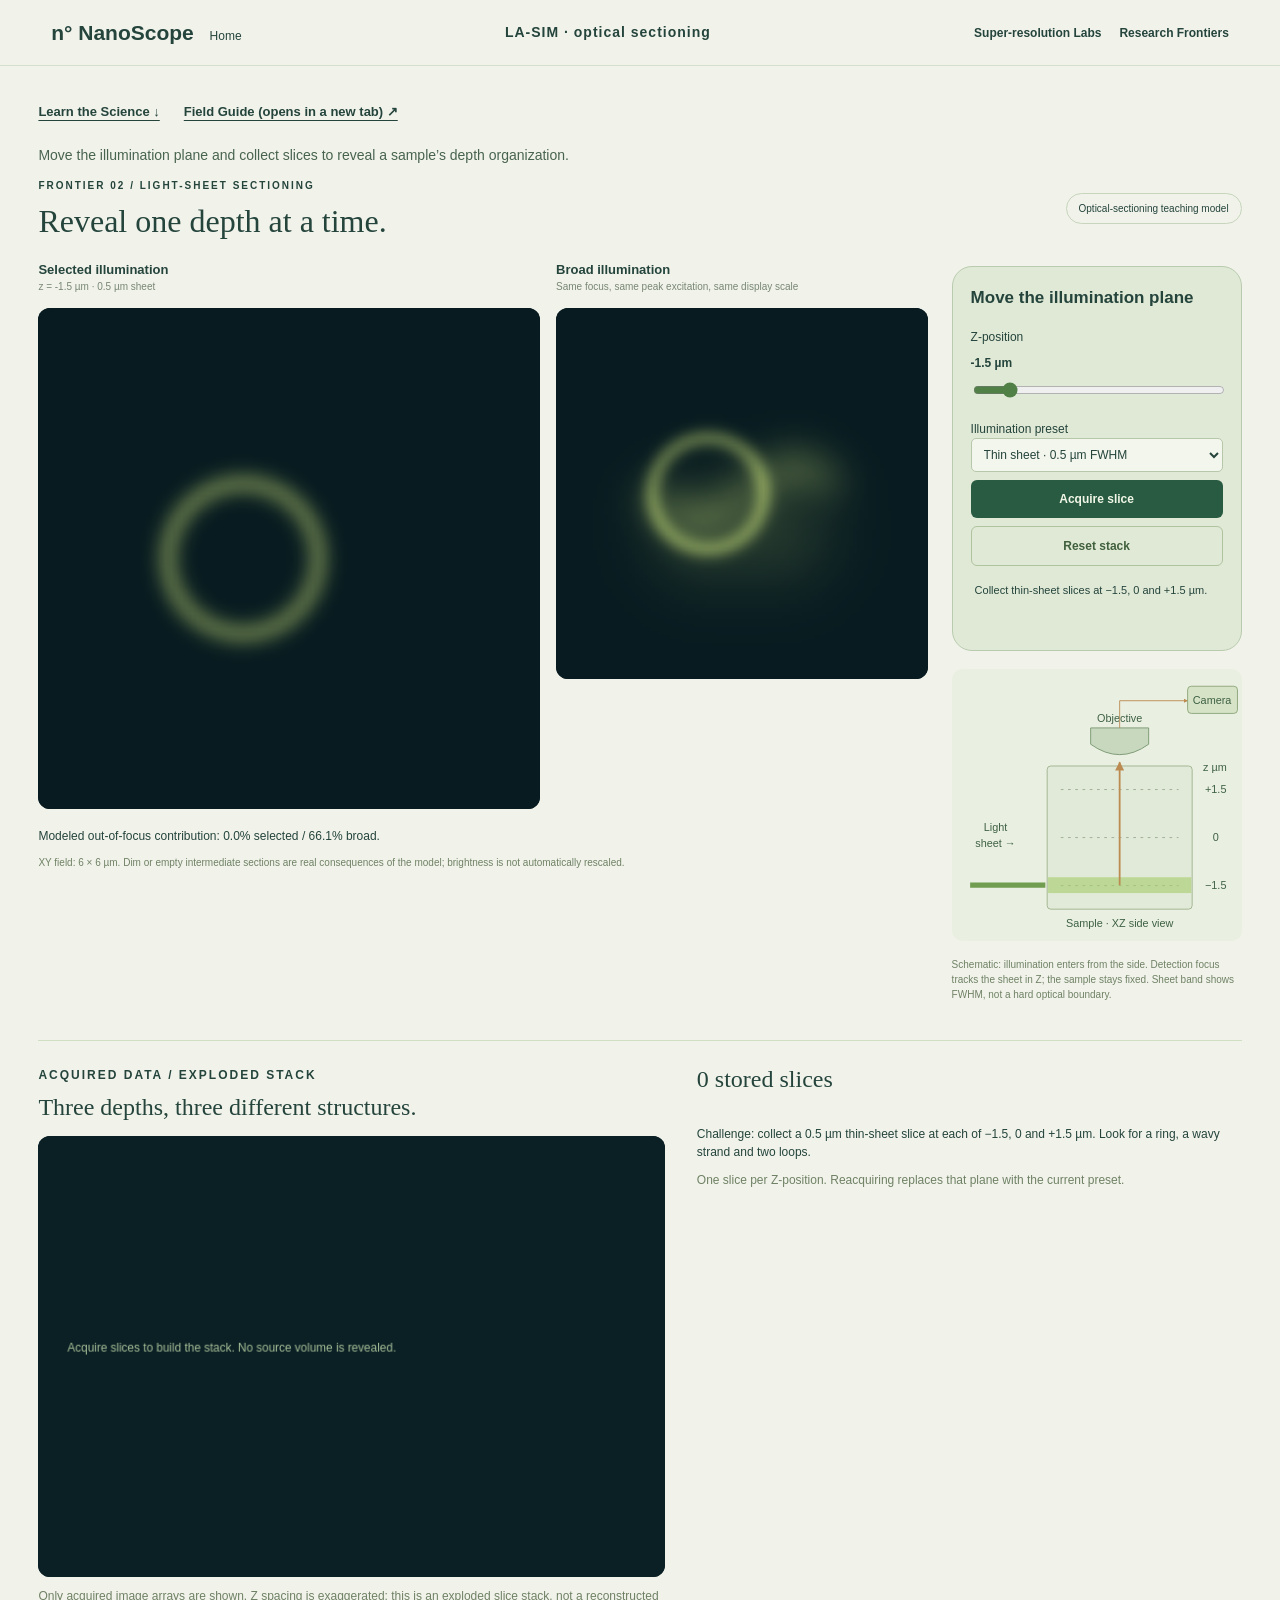
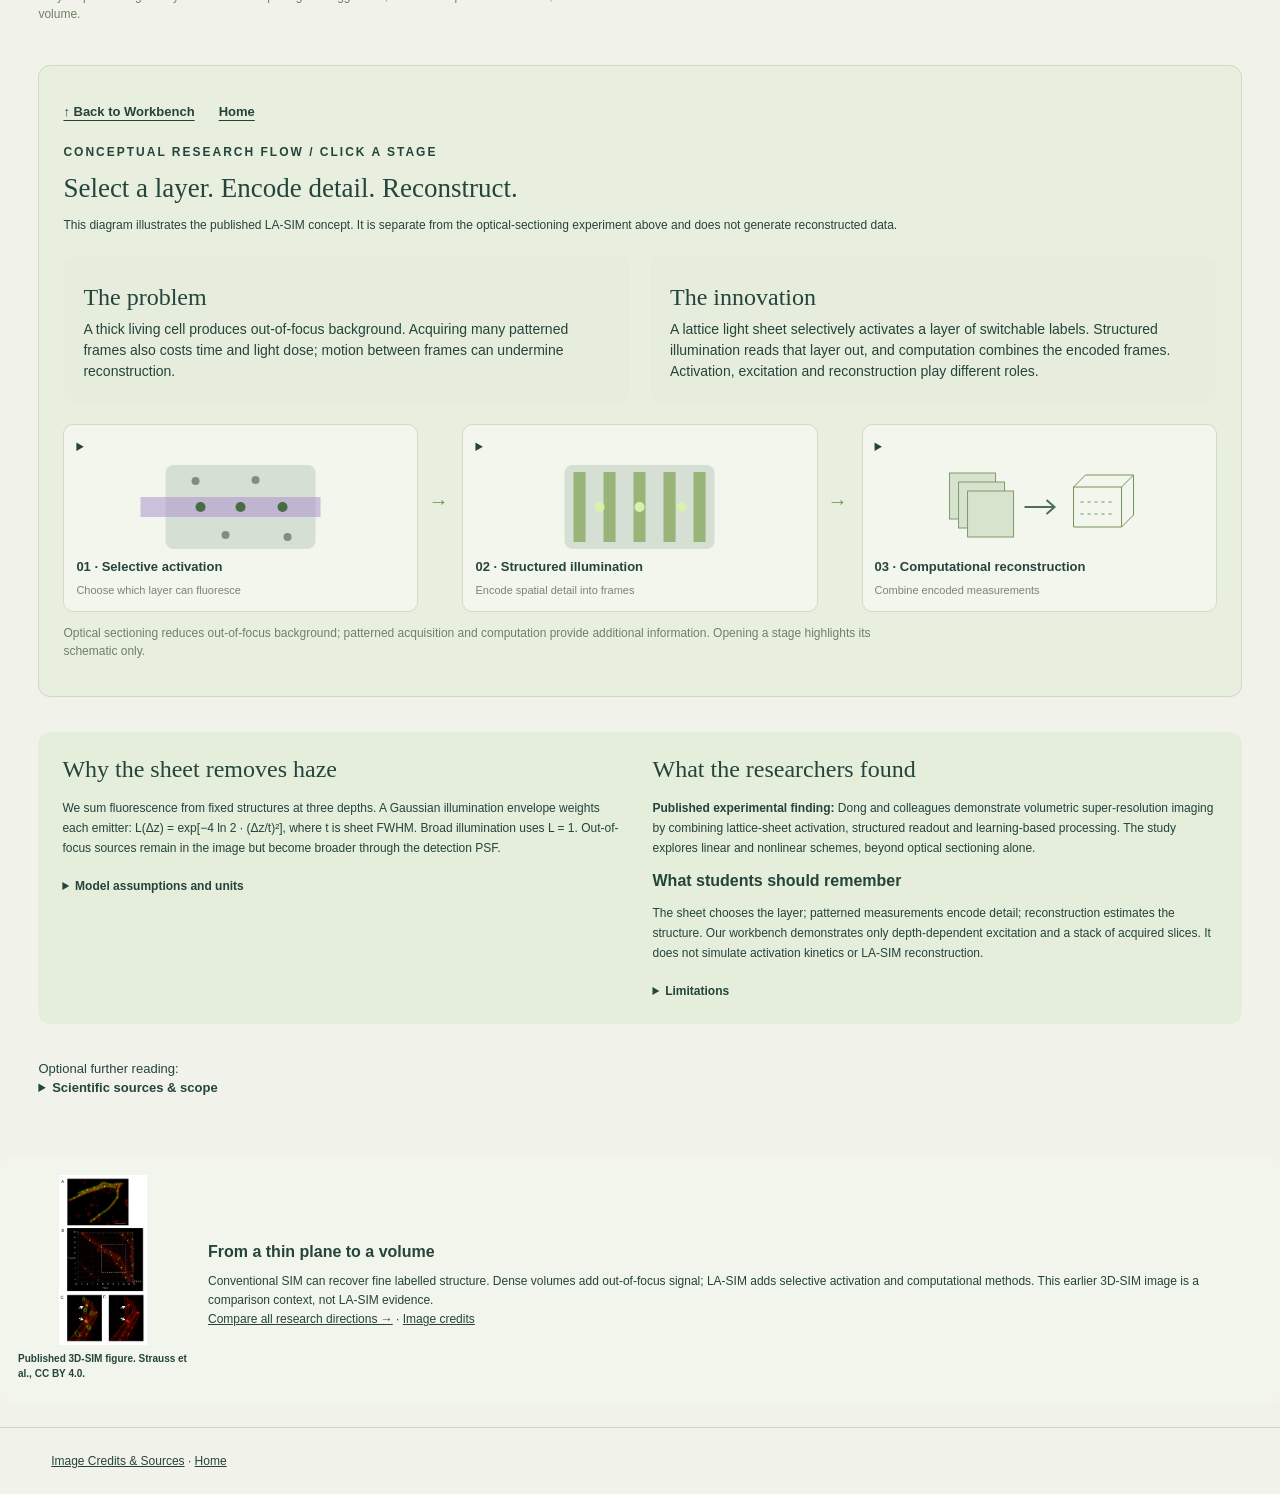
<file: la-sim.html>
<!doctype html><html lang="en"><head><meta charset="utf-8"><meta name="viewport" content="width=device-width,initial-scale=1"><title>NanoScope · LA-SIM optical sectioning</title><link rel="icon" href="icon.svg"><link rel="stylesheet" href="sim.css"><link rel="stylesheet" href="sted.css"><link rel="stylesheet" href="la-sim.css?v=flow1"><script src="la-sim-core.js" defer></script><script src="la-sim.js" defer></script><link rel="stylesheet" href="navigation.css?v=consolidated1"><script src="science-nav.js?v=consolidated1" defer></script><link rel="stylesheet" href="research-visuals.css"><link rel="stylesheet" href="learning-paths.css"><link rel="stylesheet" href="poster-covers.css?v=consolidated1"></head><body><header class="site-nav"><a class="site-home" href="index.html">n° NanoScope <span>Home</span></a><span class="current-lab">LA-SIM · optical sectioning</span><nav aria-label="Laboratory navigation"><a href="index.html#super-resolution">Super-resolution Labs</a><a href="research.html">Research Frontiers</a></nav></header><main><section id="workbench" class="experiment"><nav class="science-links" aria-label="Experiment and explanation"><a href="#principles">Learn the Science ↓</a><a href="theory.html?from=la-sim" target="_blank" rel="noopener">Field Guide (opens in a new tab) ↗</a></nav><p class="lab-objective">Move the illumination plane and collect slices to reveal a sample’s depth organization.</p><div class="experiment-heading"><div><p class="eyebrow">FRONTIER 02 / LIGHT-SHEET SECTIONING</p><h1>Reveal one depth at a time.</h1></div><span class="model-label">Optical-sectioning teaching model</span></div><div class="sheet-bench"><section><div class="sheet-images"><figure><figcaption>Selected illumination<small id="viewLabel"></small></figcaption><canvas id="observation" width="96" height="96" aria-label="Computed optical section at the selected depth"></canvas></figure><figure><figcaption>Broad illumination<small>Same focus, same peak excitation, same display scale</small></figcaption><canvas id="broad" width="96" height="96" aria-label="Broadly illuminated comparison including out-of-focus fluorescence"></canvas></figure></div><p id="background" role="status"></p><p class="hint">XY field: 6 × 6 µm. Dim or empty intermediate sections are real consequences of the model; brightness is not automatically rescaled.</p></section><aside class="tools"><div class="sted-controls"><h2>Move the illumination plane</h2><label for="z">Z-position <output id="zValue"></output></label><input id="z" type="range" min="-2" max="2" step="0.5" value="-1.5"><label for="thickness">Illumination preset</label><select id="thickness"><option value="0.5">Thin sheet · 0.5 µm FWHM</option><option value="1.5">Thick sheet · 1.5 µm FWHM</option><option value="0">Broad · uniform depth illumination</option></select><button id="acquire">Acquire slice</button><button id="reset" class="secondary">Reset stack</button><p id="status" role="status">Collect thin-sheet slices at −1.5, 0 and +1.5 µm.</p></div><svg class="sheet-diagram" viewBox="0 0 320 300" role="img" aria-labelledby="sheetTitle"><title id="sheetTitle">Side-view illumination sheet, sample, objective and detection path</title><defs><marker id="detectArrow" viewBox="0 0 10 10" refX="9" refY="5" markerWidth="5" markerHeight="5" orient="auto"><path d="M0 0L10 5L0 10Z" fill="#bb8b52"/></marker></defs><rect x="105" y="107" width="160" height="158" rx="4" fill="#e1ead8" stroke="#9eb18d"/><text x="185" y="285">Sample · XZ side view</text><path d="M120 239H250M120 186H250M120 133H250" stroke="#9baa92" stroke-dasharray="3 5"/><text x="291" y="137">+1.5</text><text x="291" y="190">0</text><text x="291" y="243">−1.5</text><text x="290" y="113">z µm</text><rect id="sheetPlane" x="106" y="230" width="158" height="18" fill="#a5ce6c" fill-opacity=".6"/><path id="illuminationPath" d="M20 239H103" fill="none" stroke="#719d50" stroke-width="6"/><text x="48" y="179">Light</text><text x="48" y="196">sheet →</text><path d="M153 65H217V83Q185 106 153 83Z" fill="#c8d8bf" stroke="#78966f"/><text x="185" y="58">Objective</text><path id="collection" d="M185 239V103" fill="none" stroke="#bb8b52" stroke-width="2" marker-end="url(#detectArrow)"/><path d="M185 65V35H260" stroke="#bb8b52" fill="none" marker-end="url(#detectArrow)"/><rect x="260" y="19" width="55" height="30" rx="4" fill="#d6e3c7" stroke="#8ba478"/><text x="287" y="39">Camera</text></svg><p class="hint">Schematic: illumination enters from the side. Detection focus tracks the sheet in Z; the sample stays fixed. Sheet band shows FWHM, not a hard optical boundary.</p></aside></div>
<section class="stack-section"><div><p class="eyebrow">ACQUIRED DATA / EXPLODED STACK</p><h2>Three depths, three different structures.</h2><canvas id="stack" width="640" height="450" aria-label="Isometric stack of acquired slices at their measured depths"></canvas><p class="hint">Only acquired image arrays are shown. Z spacing is exaggerated; this is an exploded slice stack, not a reconstructed volume.</p></div><div><h2 id="sliceCount">0 stored slices</h2><div id="tray"></div><p>Challenge: collect a 0.5 µm thin-sheet slice at each of −1.5, 0 and +1.5 µm. Look for a ring, a wavy strand and two loops.</p><p class="hint">One slice per Z-position. Reacquiring replaces that plane with the current preset.</p><div id="completion" class="completion" hidden role="status"><strong>Depth organization revealed: your three thin sections form a stack.</strong></div></div></section>
<section class="la-flow" id="principles" aria-labelledby="flowTitle"><nav class="science-links" aria-label="Return to experiment"><a href="#workbench">↑ Back to Workbench</a><a href="index.html">Home</a></nav><p class="eyebrow">CONCEPTUAL RESEARCH FLOW / CLICK A STAGE</p><h2 id="flowTitle">Select a layer. Encode detail. Reconstruct.</h2><p>This diagram illustrates the published LA-SIM concept. It is separate from the optical-sectioning experiment above and does not generate reconstructed data.</p><div class="research-overview"><article><h3>The problem</h3><p>A thick living cell produces out-of-focus background. Acquiring many patterned frames also costs time and light dose; motion between frames can undermine reconstruction.</p></article><article><h3>The innovation</h3><p>A lattice light sheet selectively activates a layer of switchable labels. Structured illumination reads that layer out, and computation combines the encoded frames. Activation, excitation and reconstruction play different roles.</p></article></div><div class="la-flow-steps">
<details><summary><svg viewBox="0 0 220 100" aria-hidden="true"><rect x="35" y="8" width="150" height="84" rx="8" fill="#d5dfd3"/><path d="M10 50H190" stroke="#ae94d0" stroke-width="20" opacity=".55"/><g fill="#7e9084"><circle cx="65" cy="24" r="4"/><circle cx="125" cy="23" r="4"/><circle cx="95" cy="78" r="4"/><circle cx="157" cy="80" r="4"/></g><g class="flow-active" fill="#476b45"><circle cx="70" cy="50" r="5"/><circle cx="110" cy="50" r="5"/><circle cx="152" cy="50" r="5"/></g></svg><span>01 · Selective activation</span><small>Choose which layer can fluoresce</small></summary><p>A lattice light sheet activates reversibly photoswitchable fluorophores in a selected layer. Activation changes their fluorescent state; it is distinct from exciting fluorescence during readout.</p></details><span class="flow-arrow" aria-hidden="true">→</span>
<details><summary><svg viewBox="0 0 220 100" aria-hidden="true"><rect x="35" y="8" width="150" height="84" rx="8" fill="#d5dfd3"/><g class="flow-stripes" stroke="#7fa253" stroke-width="12" opacity=".7"><path d="M50 15v70m30-70v70m30-70v70m30-70v70m30-70v70"/></g><g fill="#d9f1aa"><circle cx="70" cy="50" r="5"/><circle cx="110" cy="50" r="5"/><circle cx="152" cy="50" r="5"/></g></svg><span>02 · Structured illumination</span><small>Encode spatial detail into frames</small></summary><p>Known illumination patterns excite the activated fluorophores. Multiple pattern measurements encode spatial information for SIM reconstruction. The paper explores linear and nonlinear schemes; these stripes are a conceptual symbol, not a simulated acquisition.</p></details><span class="flow-arrow" aria-hidden="true">→</span>
<details><summary><svg viewBox="0 0 220 100" aria-hidden="true"><g fill="#d8e3cd" stroke="#7f9973"><rect x="20" y="16" width="46" height="46"/><rect x="29" y="25" width="46" height="46"/><rect x="38" y="34" width="46" height="46"/></g><path d="M95 50h30m-8-7 8 7-8 7" fill="none" stroke="#506f52" stroke-width="2"/><g class="flow-output" fill="none" stroke="#729358"><path d="M144 70V30h48v40Zm0-40 12-12h48v40l-12 12m0-40 12-12"/><path d="M151 45h34m-34 12h34" stroke-dasharray="3 4"/></g></svg><span>03 · Computational reconstruction</span><small>Combine encoded measurements</small></summary><p>Computational processing combines the structured data to recover spatial information. The paper additionally uses learning-based processing. This icon represents that workflow, not a measured volume or an output from our sectioning model.</p></details></div><p class="hint">Optical sectioning reduces out-of-focus background; patterned acquisition and computation provide additional information. Opening a stage highlights its schematic only.</p></section><section class="sheet-theory"><article><h2>Why the sheet removes haze</h2><p>We sum fluorescence from fixed structures at three depths. A Gaussian illumination envelope weights each emitter: L(Δz) = exp[−4 ln 2 · (Δz/t)²], where t is sheet FWHM. Broad illumination uses L = 1. Out-of-focus sources remain in the image but become broader through the detection PSF.</p><details><summary>Model assumptions and units</summary><p>All lengths are µm. The lateral Gaussian detection width is σ(Δz) = 0.12√[1 + (Δz/0.6)²]; each emitter’s PSF is normalized to preserve its weighted flux before cropping. Both views share a fixed linear intensity scale and equal peak excitation, not equal total dose. Out-of-focus fraction counts modeled detected intensity from sources farther than 0.35 µm from focus.</p><p>This is a noiseless scalar teaching model with discrete source planes, no scattering, aberrations, bleaching, photoactivation dynamics, lattice side lobes or deconvolution. Preset widths are teaching values, not specifications from the paper.</p></details></article><article><h2>What the researchers found</h2><p><strong>Published experimental finding:</strong> Dong and colleagues demonstrate volumetric super-resolution imaging by combining lattice-sheet activation, structured readout and learning-based processing. The study explores linear and nonlinear schemes, beyond optical sectioning alone.</p><h3>What students should remember</h3><p>The sheet chooses the layer; patterned measurements encode detail; reconstruction estimates the structure. Our workbench demonstrates only depth-dependent excitation and a stack of acquired slices. It does not simulate activation kinetics or LA-SIM reconstruction.</p><details><summary>Limitations</summary><p>Switchable labels constrain performance and colour choices. Light dose, motion, optical calibration and the reliability of computational processing must be considered. Learned processing requires validation on the relevant specimen and acquisition conditions. No published performance value is promised by this sectioning simulator.</p></details></article></section><div class="research-citation">Optional further reading:<details><summary>Scientific sources & scope</summary><p><a href="https://doi.org/10.1038/s41566-026-02019-6">Lattice light sheet activation structured illumination super-resolution microscopy (Nature Photonics, 2026)</a>.</p><p>Published 28 September 2026. DOI: 10.1038/s41566-026-02019-6. Title and qualitative findings verified against the publisher’s abstract. The full experimental pipeline is not implemented; no published performance number is a simulator prediction.</p></details></div></section><aside class="frontier-context"><figure><img src="assets/images/sim-ftsz.png" alt="Published 3D-SIM figure. Strauss et al., CC BY 4.0." loading="lazy"><figcaption>Published 3D-SIM figure. Strauss et al., CC BY 4.0.</figcaption></figure><div><h3>From a thin plane to a volume</h3><p>Conventional SIM can recover fine labelled structure. Dense volumes add out-of-focus signal; LA-SIM adds selective activation and computational methods. This earlier 3D-SIM image is a comparison context, not LA-SIM evidence.</p><p><a href="research.html">Compare all research directions →</a> · <a href="assets/images/CREDITS.md">Image credits</a></p></div></aside></main><noscript>Enable JavaScript to scan and acquire slices.</noscript><footer class="credits-footer"><a href="image-credits.html">Image Credits &amp; Sources</a> · <a href="index.html">Home</a></footer></body></html>
</file>
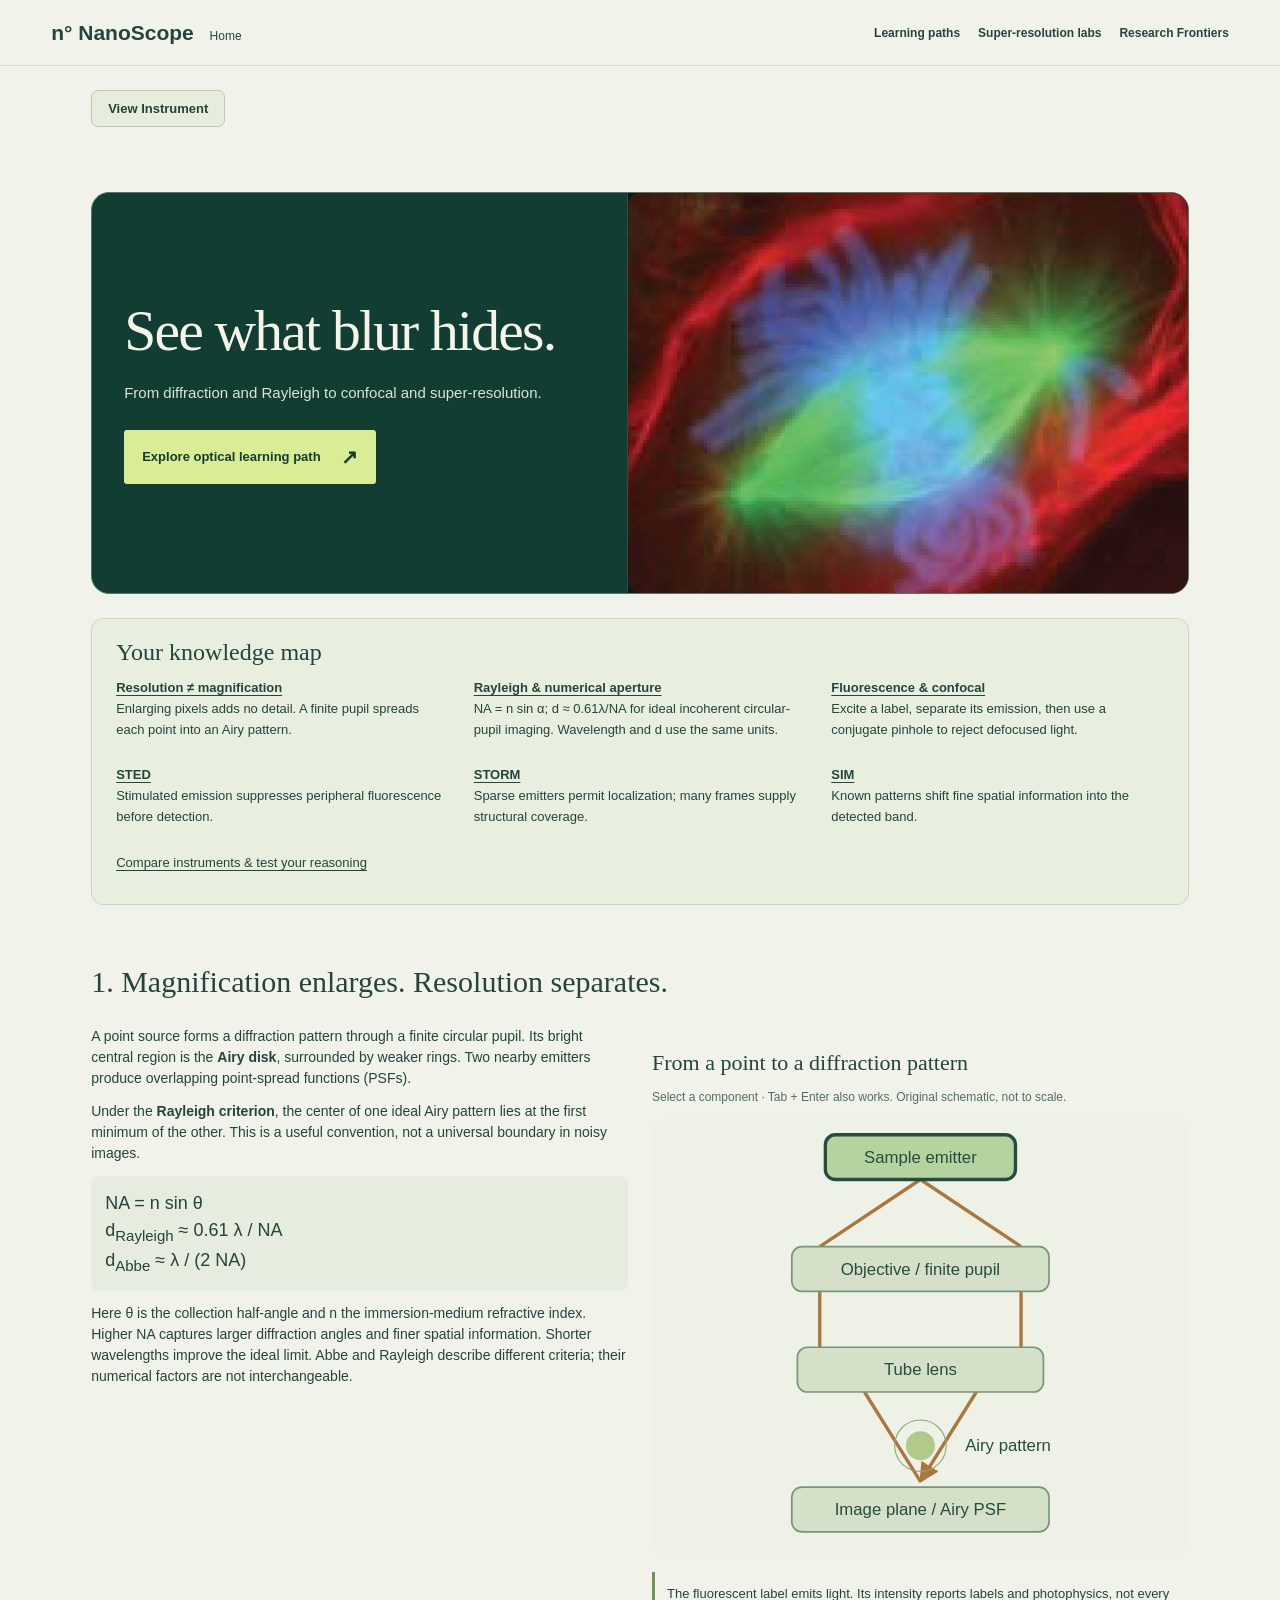
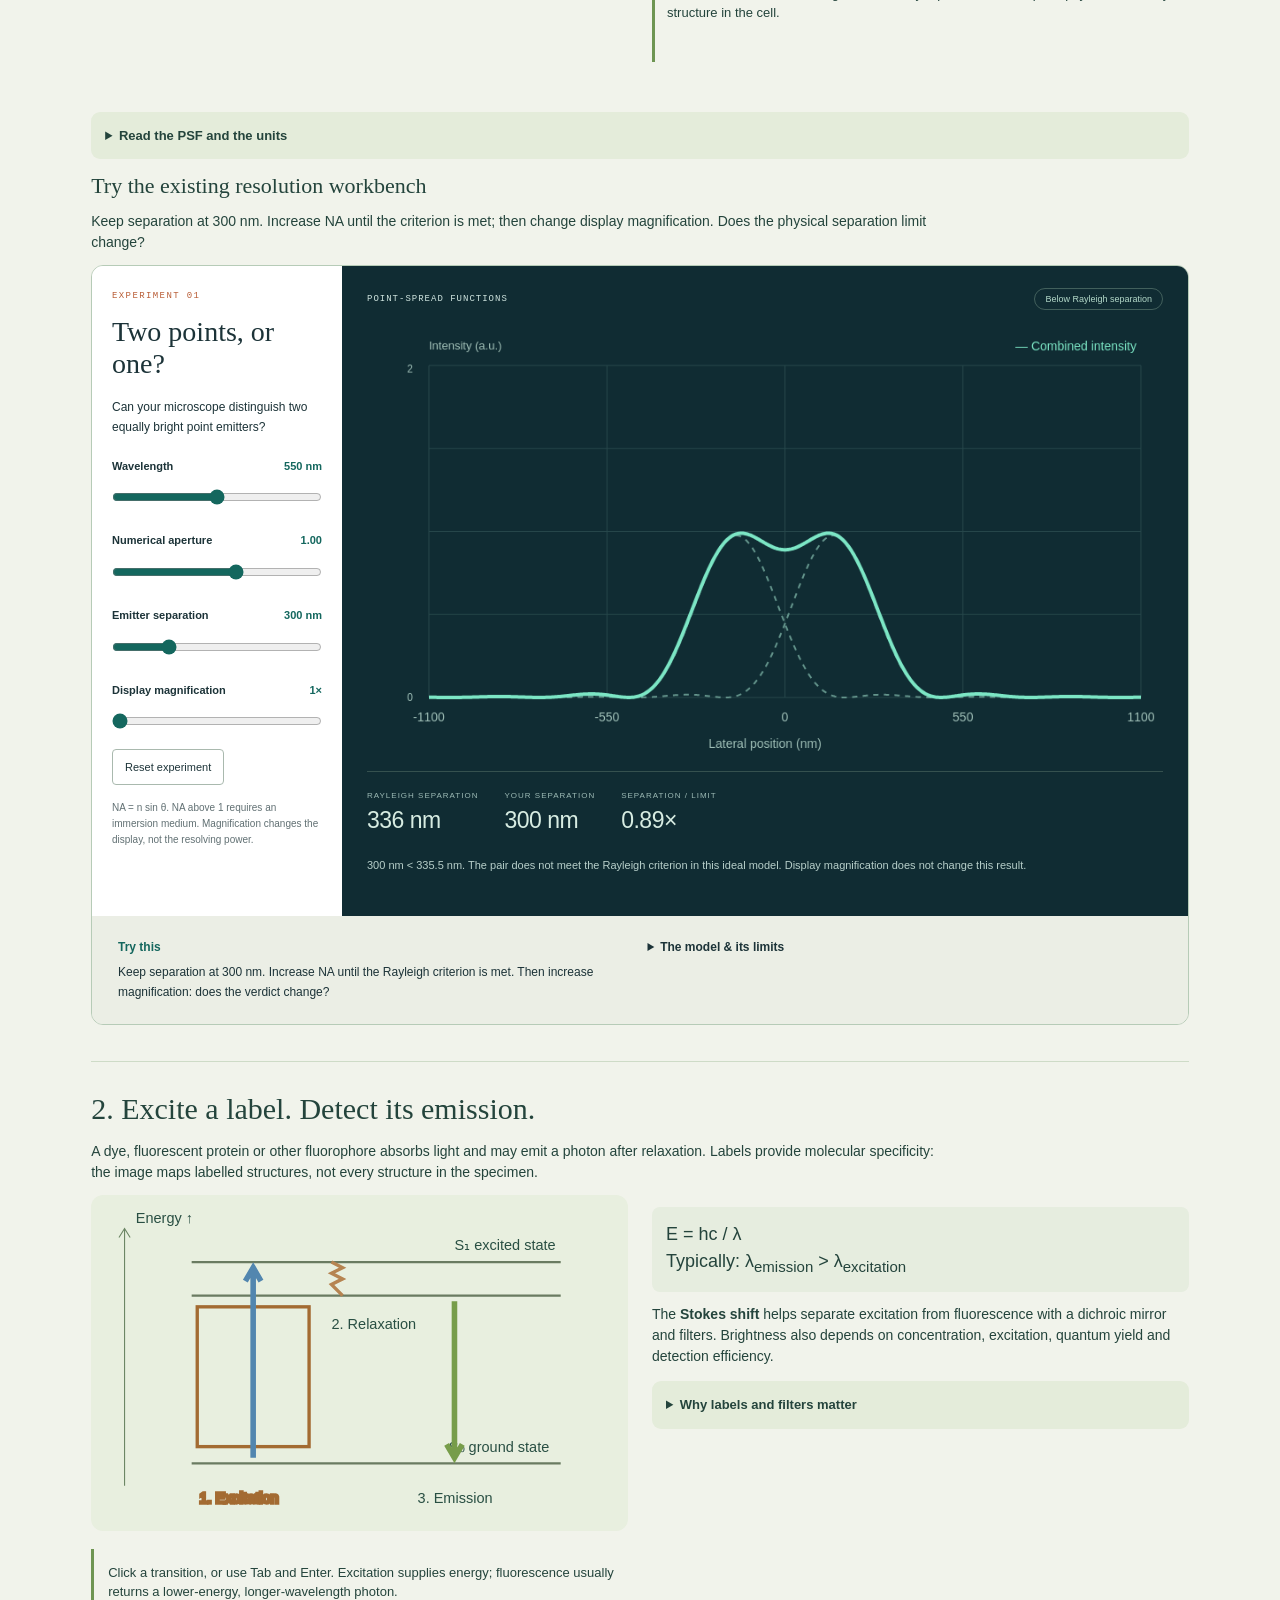
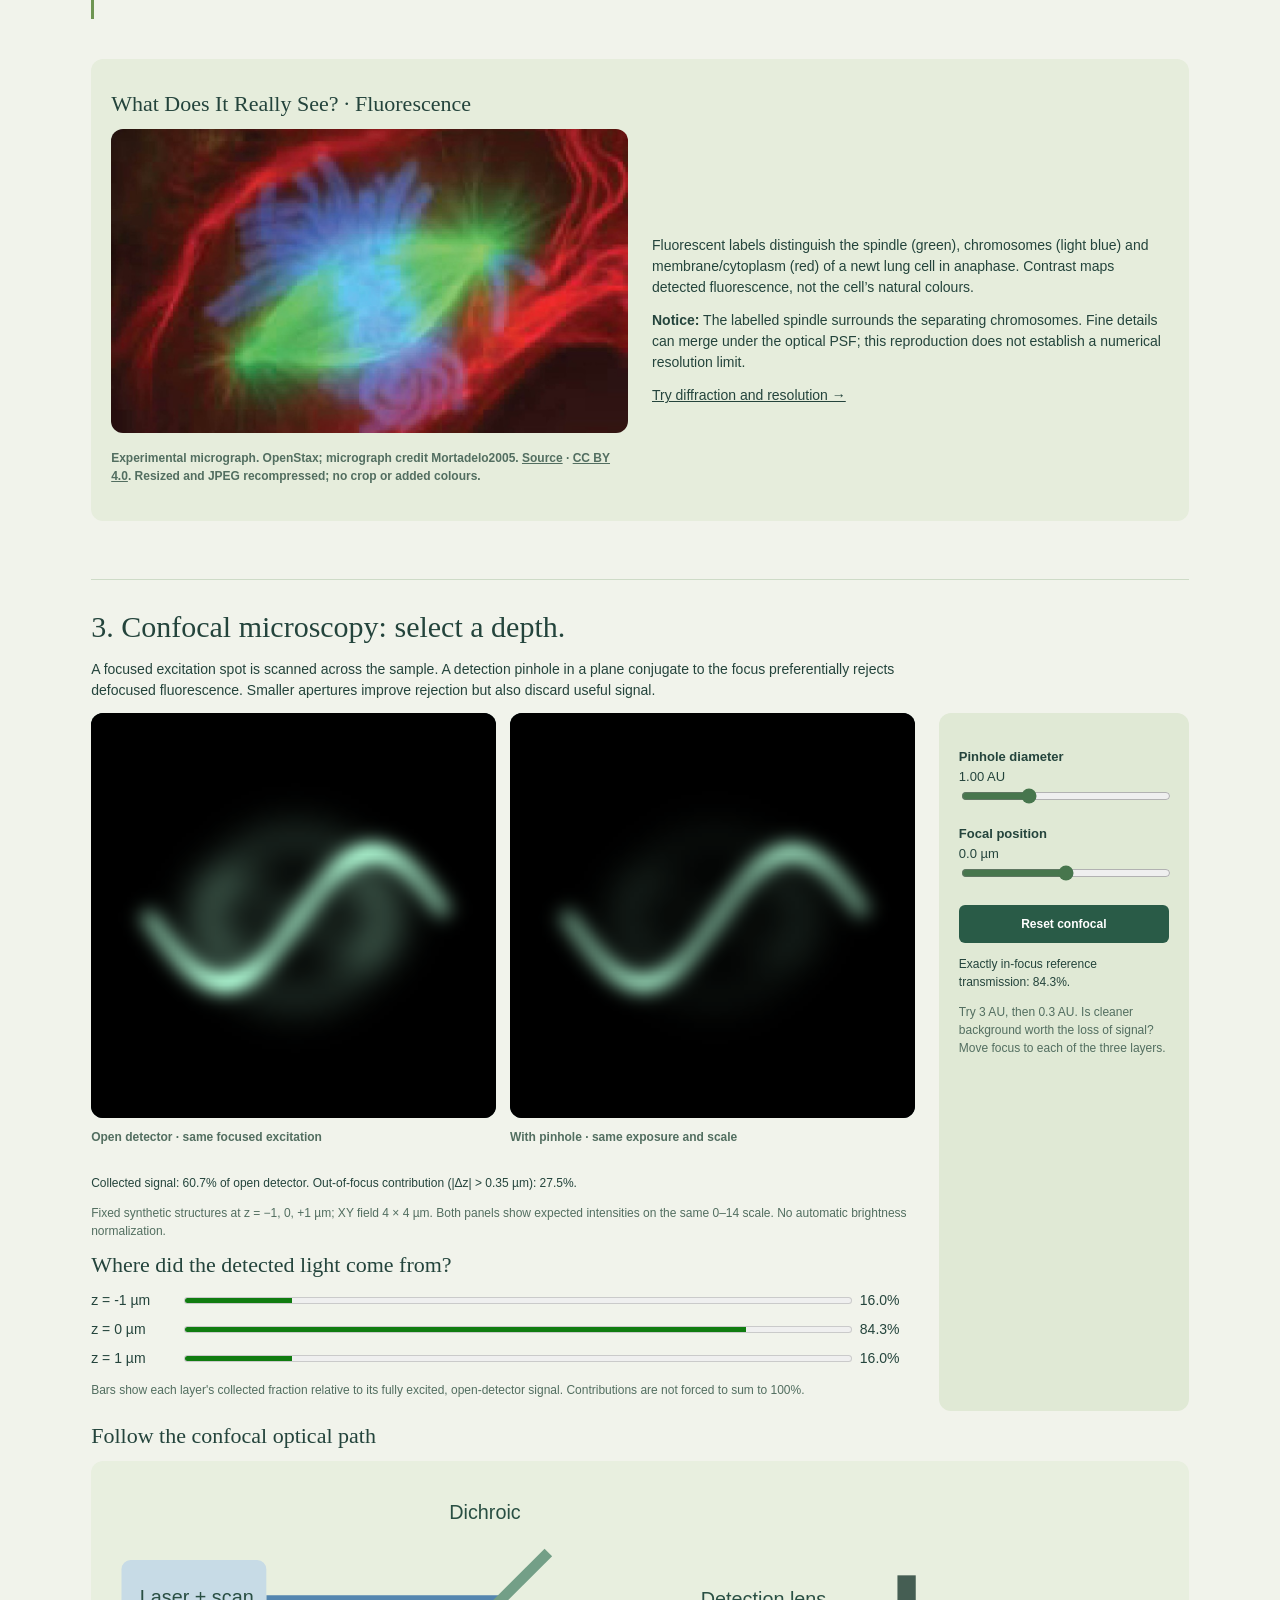
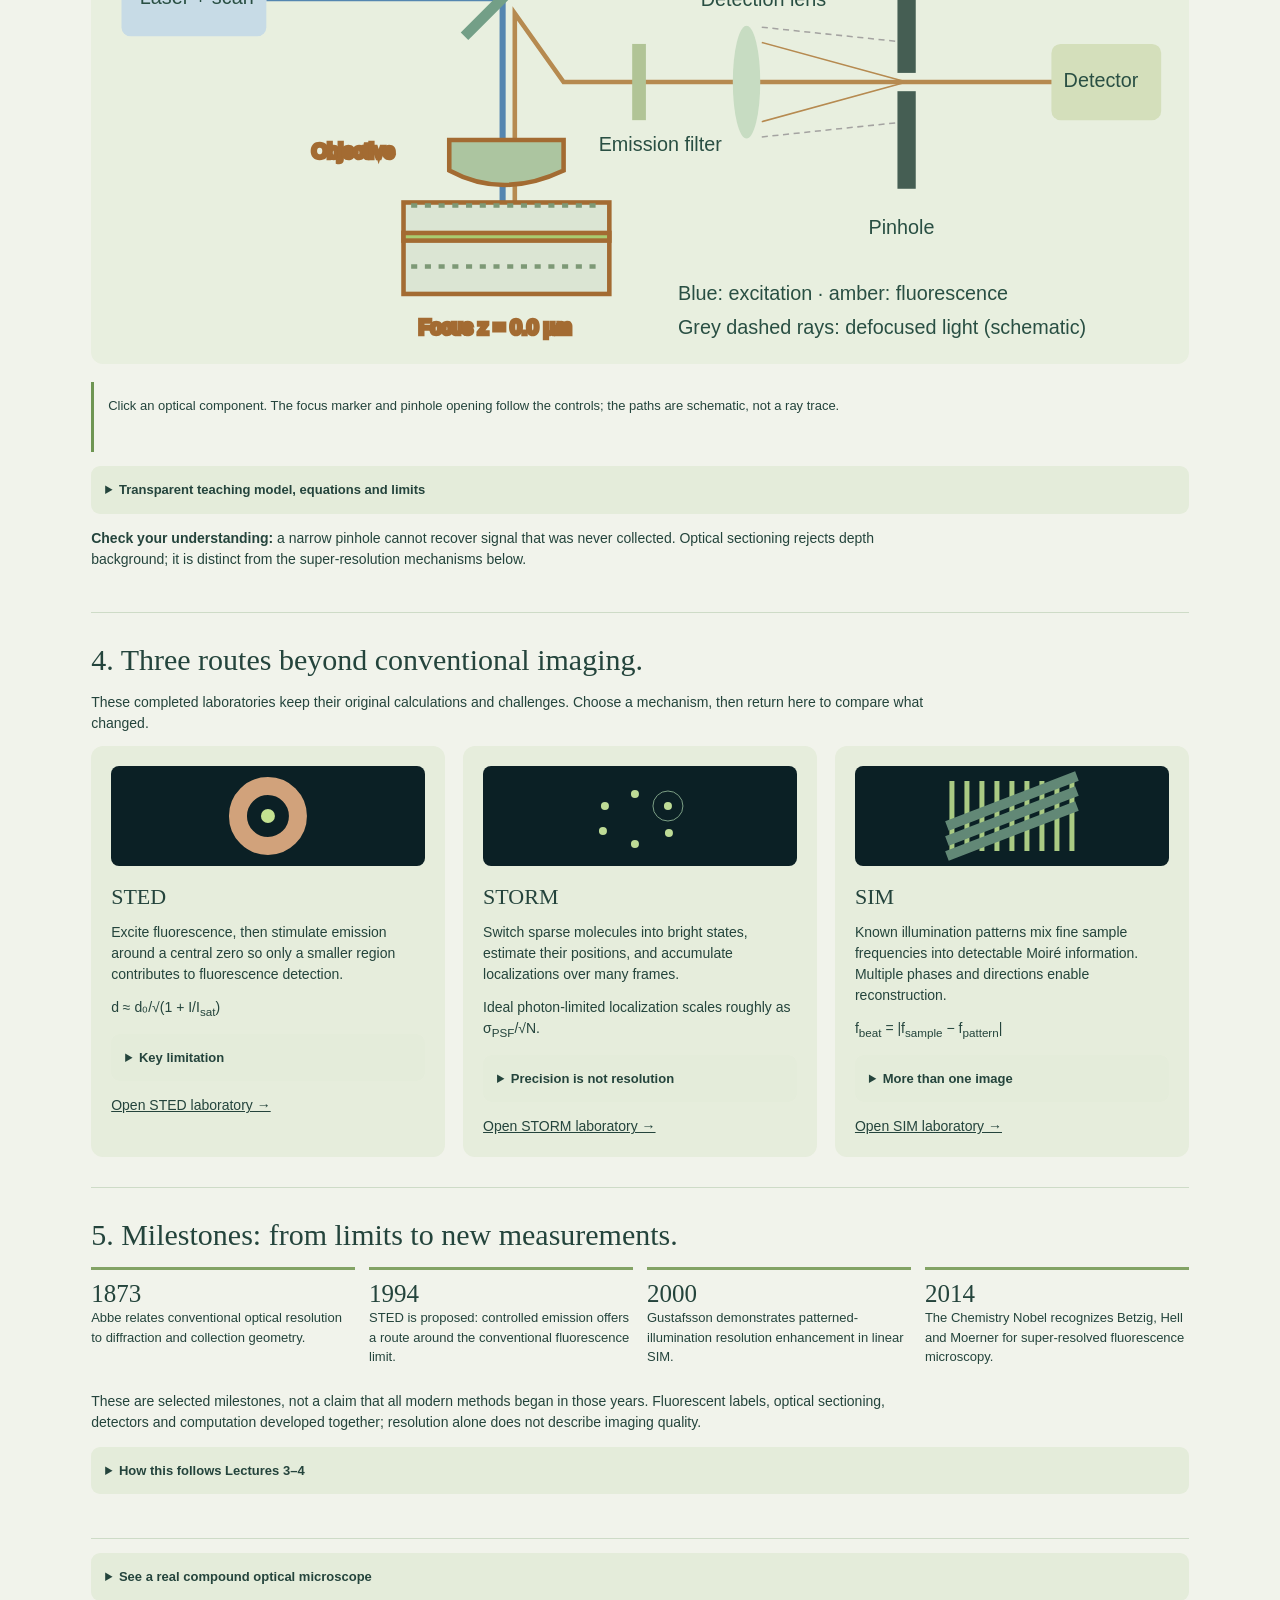
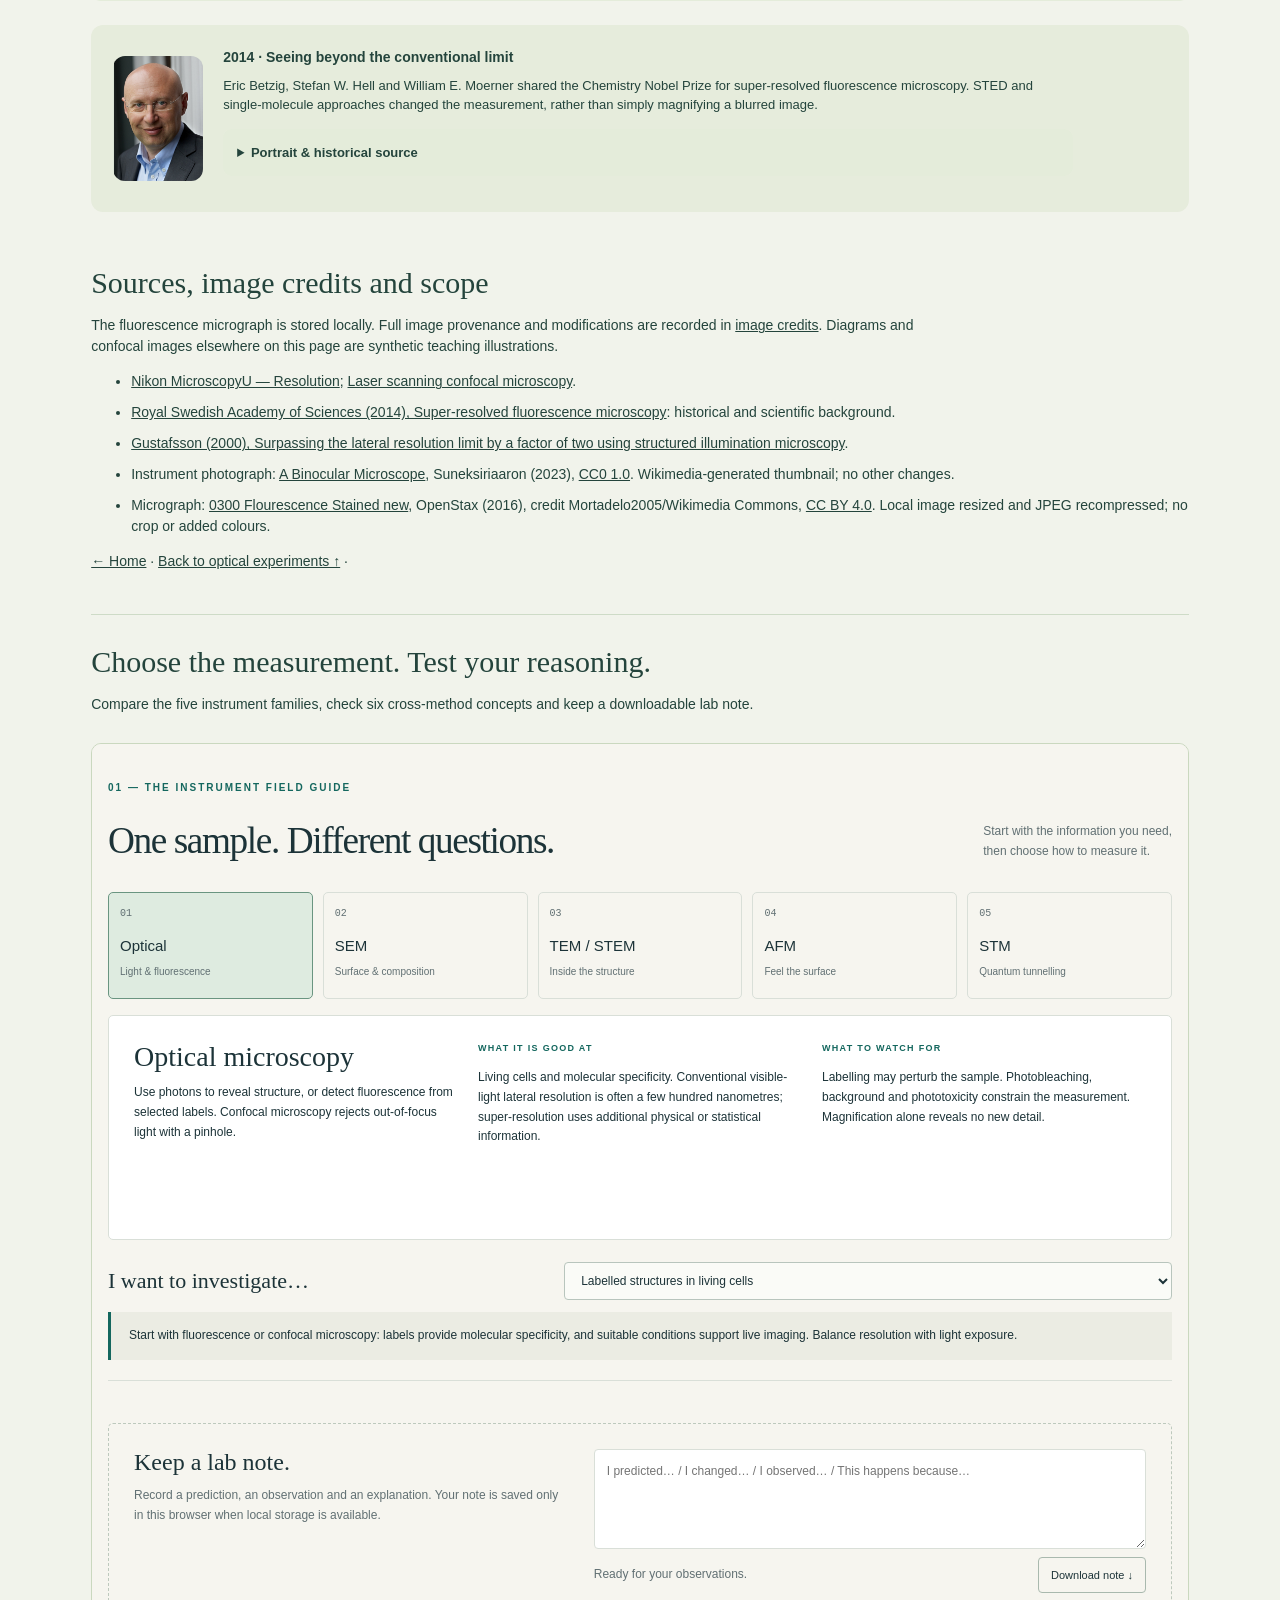
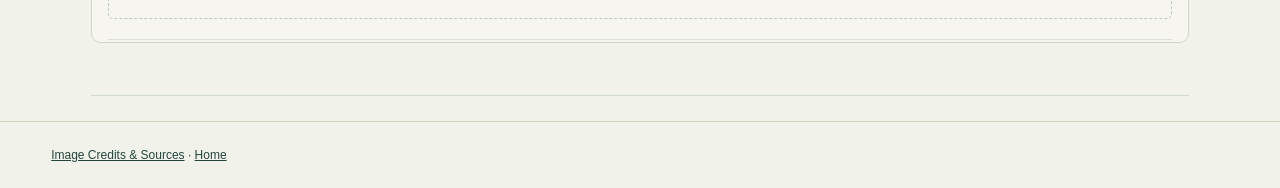
<file: optical.html>
<!doctype html><html lang="en"><head><meta charset="utf-8"><meta name="viewport" content="width=device-width,initial-scale=1"><title>NanoScope Lab · Optical Microscopy</title><meta name="description" content="From diffraction and fluorescence to confocal sectioning and super-resolution: an interactive optical microscopy lesson."><link rel="icon" href="icon.svg"><link rel="stylesheet" href="sim.css"><link rel="stylesheet" href="navigation.css?v=consolidated1"><link rel="stylesheet" href="optical.css"><script src="optical.js" defer></script><link rel="stylesheet" href="imaging-visuals.css"><script src="imaging-visuals.js" defer></script><link rel="stylesheet" href="learning-paths.css"><link rel="stylesheet" href="poster-covers.css?v=consolidated1"><script src="science-nav.js?v=consolidated1" defer></script></head><body><header class="site-nav"><a class="site-home" href="index.html">n° NanoScope <span>Home</span></a><nav aria-label="Learning paths"><a href="index.html#journey">Learning paths</a><a href="index.html#super-resolution">Super-resolution labs</a><a href="research.html">Research Frontiers</a></nav></header><div id="instrument-tools" class="instrument-links"><button type="button" data-instrument-view="optical">View Instrument</button></div><main class="optical-page"><article class="pc pc--optical"><div class="pc-copy"><h1 class="pc-title">See what blur hides.</h1><p class="pc-hook">From diffraction and Rayleigh to confocal and super-resolution.</p><a class="pc-cta" href="#resolution">Explore optical learning path</a></div><figure class="pc-art"><img src="assets/images/fluorescence-cell.jpg" alt="Dividing newt cell · OpenStax / Mortadelo2005 · CC BY 4.0." loading="lazy"></figure></article><aside class="path-map" aria-label="Key ideas"><h2>Your knowledge map</h2><ul><li><a href="#resolution"><strong>Resolution ≠ magnification</strong></a>Enlarging pixels adds no detail. A finite pupil spreads each point into an Airy pattern.</li><li><a href="#resolution"><strong>Rayleigh & numerical aperture</strong></a>NA = n sin α; d ≈ 0.61λ/NA for ideal incoherent circular-pupil imaging. Wavelength and d use the same units.</li><li><a href="#fluorescence"><strong>Fluorescence & confocal</strong></a>Excite a label, separate its emission, then use a conjugate pinhole to reject defocused light.</li><li><a href="#superresolution"><strong>STED</strong></a>Stimulated emission suppresses peripheral fluorescence before detection.</li><li><a href="#superresolution"><strong>STORM</strong></a>Sparse emitters permit localization; many frames supply structural coverage.</li><li><a href="#superresolution"><strong>SIM</strong></a>Known patterns shift fine spatial information into the detected band.</li><li><a href="#concept-check">Compare instruments & test your reasoning</a></li></ul></aside><section id="resolution"><h2>1. Magnification enlarges. Resolution separates.</h2><div class="optical-two"><div><p>A point source forms a diffraction pattern through a finite circular pupil. Its bright central region is the <strong>Airy disk</strong>, surrounded by weaker rings. Two nearby emitters produce overlapping point-spread functions (PSFs).</p><p>Under the <strong>Rayleigh criterion</strong>, the center of one ideal Airy pattern lies at the first minimum of the other. This is a useful convention, not a universal boundary in noisy images.</p><p class="formula">NA = n sin θ<br>d<sub>Rayleigh</sub> ≈ 0.61 λ / NA<br>d<sub>Abbe</sub> ≈ λ / (2 NA)</p><p>Here θ is the collection half-angle and n the immersion-medium refractive index. Higher NA captures larger diffraction angles and finer spatial information. Shorter wavelengths improve the ideal limit. Abbe and Rayleigh describe different criteria; their numerical factors are not interchangeable.</p></div><div class="imaging-schematic"><h3>From a point to a diffraction pattern</h3><p class="caption">Select a component · Tab + Enter also works. Original schematic, not to scale.</p><svg viewBox="0 0 480 390" role="group" aria-label="From a point to a diffraction pattern"><defs><marker id="optArrow" viewBox="0 0 10 10" refX="9" refY="5" markerWidth="6" markerHeight="6" orient="auto"><path d="M0 0L10 5L0 10Z" fill="#ad763d"/></marker></defs><g fill="none" stroke="#ad763d" stroke-width="3" marker-end="url(#optArrow)"><path d="M240 55L150 115M240 55L330 115M150 155V205M330 155V205M190 245L240 325M290 245L240 325"/></g><circle cx="240" cy="293" r="23" fill="none" stroke="#8ca879"/><circle cx="240" cy="293" r="13" fill="#b1ca8b"/><text x="280" y="298">Airy pattern</text><g role="button" tabindex="0" aria-label="Sample emitter" aria-pressed="false" data-visual-part="The fluorescent label emits light. Its intensity reports labels and photophysics, not every structure in the cell."><rect x="155" y="15" width="170" height="40" rx="9"/><text x="240.0" y="40" text-anchor="middle">Sample emitter</text></g><g role="button" tabindex="0" aria-label="Objective / finite pupil" aria-pressed="false" data-visual-part="The objective collects a finite cone of light. NA = n sin θ: collecting larger angles preserves finer spatial information."><rect x="125" y="115" width="230" height="40" rx="9"/><text x="240.0" y="140" text-anchor="middle">Objective / finite pupil</text></g><g role="button" tabindex="0" aria-label="Tube lens" aria-pressed="false" data-visual-part="In this infinity-corrected schematic, the tube lens forms the image from light collected by the objective."><rect x="130" y="205" width="220" height="40" rx="9"/><text x="240.0" y="230" text-anchor="middle">Tube lens</text></g><g role="button" tabindex="0" aria-label="Image plane / Airy PSF" aria-pressed="false" data-visual-part="Diffraction spreads a point into an Airy pattern. Nearby point images overlap; magnification alone cannot separate them."><rect x="125" y="330" width="230" height="40" rx="9"/><text x="240.0" y="355" text-anchor="middle">Image plane / Airy PSF</text></g></svg><p class="diagram-answer" role="status">The fluorescent label emits light. Its intensity reports labels and photophysics, not every structure in the cell.</p></div></div><details><summary>Read the PSF and the units</summary><p>For an aberration-free circular pupil, I(r) ∝ [2J₁(u)/u]² with u = 2πNA·r/λ. Incoherent emitter intensities add. At λ = 550 nm and NA = 1.40, Rayleigh separation is about 240 nm. Increasing screen magnification changes neither λ nor NA.</p><p>Sampling, contrast, aberrations, background and noise matter in real microscopy. NA greater than 1 requires a suitable immersion medium. The original experiment below retains its ideal Airy model and controls.</p></details><h3>Try the existing resolution workbench</h3><p>Keep separation at 300 nm. Increase NA until the criterion is met; then change display magnification. Does the physical separation limit change?</p><iframe class="resolution-frame" title="Existing Airy resolution experiment" src="background-guide.html?view=optics#lab" loading="lazy"></iframe></section>
<section id="fluorescence"><h2>2. Excite a label. Detect its emission.</h2><p>A dye, fluorescent protein or other fluorophore absorbs light and may emit a photon after relaxation. Labels provide molecular specificity: the image maps labelled structures, not every structure in the specimen.</p><div class="optical-two"><div><svg class="optical-diagram" viewBox="0 0 480 300" role="group" aria-label="Clickable fluorescence energy diagram" data-output="fluorExplanation"><path d="M30 260V30m-5 8 5-8 5 8" stroke="#6c8665" fill="none"/><text x="40" y="25">Energy ↑</text><path d="M90 240H420M90 60H420M90 90H420" stroke="#6a7b61" stroke-width="2"/><text x="320" y="230">S₀ ground state</text><text x="325" y="49">S₁ excited state</text><g data-explain="absorption" tabindex="0" role="button" aria-label="Excitation absorption" aria-pressed="true"><rect x="95" y="100" width="100" height="125" fill="transparent"/><path d="M145 235V65m-7 12 7-12 7 12" stroke="#5286af" stroke-width="5" fill="none"/><text x="97" y="275">1. Excitation</text></g><g data-explain="relaxation" tabindex="0" role="button" aria-label="Non-radiative relaxation" aria-pressed="false"><rect x="202" y="40" width="100" height="110" fill="transparent"/><path d="M215 60l10 5-10 5 10 5-10 5 10 10" fill="none" stroke="#b68451" stroke-width="3"/><text x="215" y="120">2. Relaxation</text></g><g data-explain="emission" tabindex="0" role="button" aria-label="Fluorescence emission" aria-pressed="false"><rect x="280" y="135" width="125" height="85" fill="transparent"/><path d="M325 95V235m-7-12 7 12 7-12" stroke="#779d4a" stroke-width="5" fill="none"/><text x="292" y="275">3. Emission</text></g></svg><p id="fluorExplanation" class="diagram-answer" role="status">Click a transition, or use Tab and Enter. Excitation supplies energy; fluorescence usually returns a lower-energy, longer-wavelength photon.</p></div><div><p class="formula">E = hc / λ<br>Typically: λ<sub>emission</sub> &gt; λ<sub>excitation</sub></p><p>The <strong>Stokes shift</strong> helps separate excitation from fluorescence with a dichroic mirror and filters. Brightness also depends on concentration, excitation, quantum yield and detection efficiency.</p><details><summary>Why labels and filters matter</summary><p>Not every absorbed photon becomes a detected photon. Non-radiative decay reduces fluorescence yield; repeated illumination can cause irreversible photobleaching or damage the sample. Spectra overlap, so colour channels can mix. A fluorescence colour is not necessarily the specimen's visible-light colour.</p></details></div></div><div class="real-reading" id="real-optical"><h3>What Does It Really See? · Fluorescence</h3><div class="imaging-pair"><figure><img src="assets/images/fluorescence-cell.jpg" loading="lazy" alt="Fluorescence image of a dividing newt lung cell"><figcaption><strong>Experimental micrograph.</strong> OpenStax; micrograph credit Mortadelo2005. <a href="https://commons.wikimedia.org/wiki/File:0300_Flourescence_Stained_new.jpg">Source</a> · <a href="https://creativecommons.org/licenses/by/4.0/">CC BY 4.0</a>. Resized and JPEG recompressed; no crop or added colours.</figcaption></figure><div><p>Fluorescent labels distinguish the spindle (green), chromosomes (light blue) and membrane/cytoplasm (red) of a newt lung cell in anaphase. Contrast maps detected fluorescence, not the cell’s natural colours.</p><p><strong>Notice:</strong> The labelled spindle surrounds the separating chromosomes. Fine details can merge under the optical PSF; this reproduction does not establish a numerical resolution limit.</p><a href="#resolution">Try diffraction and resolution →</a></div></div></div></section>
<section id="confocal"><h2>3. Confocal microscopy: select a depth.</h2><p>A focused excitation spot is scanned across the sample. A detection pinhole in a plane conjugate to the focus preferentially rejects defocused fluorescence. Smaller apertures improve rejection but also discard useful signal.</p><div class="confocal-grid"><div><div class="confocal-views"><figure><canvas id="openImage" width="96" height="96" aria-label="Synthetic scanned sample with open detector"></canvas><figcaption>Open detector · same focused excitation</figcaption></figure><figure><canvas id="confocalImage" width="96" height="96" aria-label="Synthetic scanned sample with detection pinhole"></canvas><figcaption>With pinhole · same exposure and scale</figcaption></figure></div><p id="confocalReadout" role="status" class="readouts"></p><p class="caption">Fixed synthetic structures at z = −1, 0, +1 µm; XY field 4 × 4 µm. Both panels show expected intensities on the same 0–14 scale. No automatic brightness normalization.</p><h3>Where did the detected light come from?</h3><div id="layerReadout" aria-label="Layer contributions"></div><p class="caption">Bars show each layer's collected fraction relative to its fully excited, open-detector signal. Contributions are not forced to sum to 100%.</p></div><aside class="optical-controls"><label for="pinholeSize">Pinhole diameter <output id="pinholeValue"></output></label><input id="pinholeSize" type="range" min="0.1" max="3" step="0.1" value="1"><label for="focalZ">Focal position <output id="focusValue"></output></label><input id="focalZ" type="range" min="-1.5" max="1.5" step="0.1" value="0"><button id="confocalReset">Reset confocal</button><p id="referenceThroughput" class="readouts"></p><p class="caption">Try 3 AU, then 0.3 AU. Is cleaner background worth the loss of signal? Move focus to each of the three layers.</p></aside></div>
<h3>Follow the confocal optical path</h3><svg class="optical-diagram" viewBox="0 0 720 330" role="group" aria-label="Clickable confocal optical path with focus and pinhole controls" data-output="confocalExplanation"><defs><marker id="oArrow" viewBox="0 0 10 10" refX="9" refY="5" markerWidth="5" markerHeight="5" orient="auto"><path d="M0 0L10 5L0 10Z" fill="#b68a50"/></marker></defs><path d="M115 90H270V230" fill="none" stroke="#5486b0" stroke-width="4"/><path d="M278 230V100L310 145H665" fill="none" stroke="#b68a50" stroke-width="3" marker-end="url(#oArrow)"/><g data-explain="laser" role="button" tabindex="0" aria-label="Excitation laser and scanner" aria-pressed="false"><rect x="20" y="65" width="95" height="50" rx="6" fill="#c7dbe6"/><text x="32" y="94">Laser + scan</text></g><g data-explain="dichroic" role="button" tabindex="0" aria-label="Dichroic and emission filter" aria-pressed="false"><rect x="230" y="38" width="115" height="90" fill="transparent"/><path d="M245 115l55-55" stroke="#739f87" stroke-width="7"/><text x="235" y="38">Dichroic</text><rect x="355" y="120" width="9" height="50" fill="#b1c496"/><text x="333" y="190">Emission filter</text></g><g data-explain="objective" role="button" tabindex="0" aria-label="Objective and sample focus" aria-pressed="true"><path d="M235 183H310V203Q270 222 235 203Z" fill="#acc5a0"/><text x="145" y="195">Objective</text><rect x="205" y="224" width="135" height="60" fill="#dbe5d3"/><path d="M210 226h125m-125 20h125m-125 20h125" stroke="#7d9976" stroke-dasharray="4 5"/><rect id="focusPlane" x="205" y="244" width="135" height="5" fill="#a9cc70"/><text id="focusLabel" x="215" y="310">Focus z = 0 µm</text></g><ellipse cx="430" cy="145" rx="9" ry="37" fill="#c7dcc2"/><text x="400" y="95">Detection lens</text><path d="M440 119L535 145M440 171L535 145" stroke="#b68a50" fill="none"/><path d="M440 109L535 119M440 181L535 171" stroke="#a4a3a1" stroke-dasharray="4 3" fill="none"/><g data-explain="pinhole" role="button" tabindex="0" aria-label="Detection pinhole" aria-pressed="false"><rect x="515" y="60" width="45" height="170" fill="transparent"/><rect id="apertureTop" x="529" y="75" width="12" height="60" fill="#455e53"/><rect id="apertureBottom" x="529" y="155" width="12" height="60" fill="#455e53"/><text x="510" y="245">Pinhole</text></g><g data-explain="detector" role="button" tabindex="0" aria-label="Fluorescence detector" aria-pressed="false"><rect x="630" y="120" width="72" height="50" rx="6" fill="#d4dfbb"/><text x="638" y="148">Detector</text></g><text x="385" y="288">Blue: excitation · amber: fluorescence</text><text x="385" y="310">Grey dashed rays: defocused light (schematic)</text></svg><p id="confocalExplanation" class="diagram-answer" role="status">Click an optical component. The focus marker and pinhole opening follow the controls; the paths are schematic, not a ray trace.</p>
<details><summary>Transparent teaching model, equations and limits</summary><p>Three stationary planes contain 48 equal emitters each. For defocus Δz (µm), excitation weight E = exp[−½(Δz/0.8)²]. The normalized pinhole-plane Gaussian width is w = 0.52√[1 + (Δz/0.55)²]. The transmitted fraction is T = 1 − exp[−a²/(2w²)], with a the selected pinhole diameter in Airy units; radii are normalized to the radius of a 1 AU aperture.</p><p>One Airy unit conventionally means a pinhole diameter of about 1.22λ<sub>em</sub>M/NA at the conjugate image plane (M is magnification to that plane). Our Gaussian surrogate has approximately 84% in-focus transmission at 1 AU; it does not model Airy rings. Each emitter contributes a normalized lateral Gaussian with σ = 0.10√[1 + (Δz/0.6)²] µm, weighted by E for the open detector or ET for the pinhole. Layer readouts use integrated weights before field cropping.</p><p>This model demonstrates axial rejection and throughput, not a calibrated confocal PSF or lateral super-resolution. It excludes detector noise, bleaching, scattering and aberrations; all displayed scans are computed expected signals. In real imaging, losing photons can worsen signal-to-noise even when background falls. No claim of optimal pinhole size is made.</p></details><p><strong>Check your understanding:</strong> a narrow pinhole cannot recover signal that was never collected. Optical sectioning rejects depth background; it is distinct from the super-resolution mechanisms below.</p></section>
<section id="superresolution"><h2>4. Three routes beyond conventional imaging.</h2><p>These completed laboratories keep their original calculations and challenges. Choose a mechanism, then return here to compare what changed.</p><div class="optical-cards"><article><svg viewBox="0 0 220 100" aria-hidden="true"><circle cx="110" cy="50" r="30" fill="none" stroke="#d1a27b" stroke-width="18"/><circle cx="110" cy="50" r="7" fill="#c4e291"/></svg><h3>STED</h3><p>Excite fluorescence, then stimulate emission around a central zero so only a smaller region contributes to fluorescence detection.</p><p>d ≈ d₀/√(1 + I/I<sub>sat</sub>)</p><details><summary>Key limitation</summary><p>The ideal width law assumes a well-formed central zero and suitable photophysics. Dose, bleaching and alignment constrain real performance.</p></details><a href="sted.html#workbench">Open STED laboratory →</a></article><article><svg viewBox="0 0 220 100" aria-hidden="true"><g fill="#bedb96"><circle cx="75" cy="40" r="4"/><circle cx="105" cy="28" r="4"/><circle cx="138" cy="40" r="4"/><circle cx="139" cy="67" r="4"/><circle cx="105" cy="78" r="4"/><circle cx="73" cy="65" r="4"/></g><circle cx="138" cy="40" r="15" stroke="#7c9f85" fill="none"/></svg><h3>STORM</h3><p>Switch sparse molecules into bright states, estimate their positions, and accumulate localizations over many frames.</p><p>Ideal photon-limited localization scales roughly as σ<sub>PSF</sub>/√N.</p><details><summary>Precision is not resolution</summary><p>The scaling neglects background and pixelation. Overlapping emitters bias fits; drift and labelling density also limit reconstructed structure. Localization precision is not PSF width or image resolution.</p></details><a href="storm.html#workbench">Open STORM laboratory →</a></article><article><svg viewBox="0 0 220 100" aria-hidden="true"><path d="M50 15v70m15-70v70m15-70v70m15-70v70m15-70v70m15-70v70m15-70v70m15-70v70m15-70v70" stroke="#aacb83" stroke-width="5"/><path d="M45 75l130-50m-130 35 130-50m-130 80 130-50" stroke="#628876" stroke-width="10"/></svg><h3>SIM</h3><p>Known illumination patterns mix fine sample frequencies into detectable Moiré information. Multiple phases and directions enable reconstruction.</p><p>f<sub>beat</sub> = |f<sub>sample</sub> − f<sub>pattern</sub>|</p><details><summary>More than one image</summary><p>Phases separate mixed contributions; orientations recover directional information. The existing six-frame lesson targets two stripe directions, not arbitrary isotropic 3D samples.</p></details><a href="sim.html#workbench">Open SIM laboratory →</a></article></div></section>
<section id="milestones"><h2>5. Milestones: from limits to new measurements.</h2><ol class="timeline"><li><strong>1873</strong>Abbe relates conventional optical resolution to diffraction and collection geometry.</li><li><strong>1994</strong>STED is proposed: controlled emission offers a route around the conventional fluorescence limit.</li><li><strong>2000</strong>Gustafsson demonstrates patterned-illumination resolution enhancement in linear SIM.</li><li><strong>2014</strong>The Chemistry Nobel recognizes Betzig, Hell and Moerner for super-resolved fluorescence microscopy.</li></ol><p>These are selected milestones, not a claim that all modern methods began in those years. Fluorescent labels, optical sectioning, detectors and computation developed together; resolution alone does not describe imaging quality.</p><details><summary>How this follows Lectures 3–4</summary><p>Resolution, diffraction and NA: Lecture 3 pp. 32–40 and Lecture 4 pp. 5–6. Milestone overview: Lecture 3 pp. 41–45. Fluorescence and confocal: Lecture 3 pp. 46–48; Lecture 4 pp. 12–14. STED, STORM and SIM: Lecture 4 pp. 17–29. Explanations and diagrams here are original teaching summaries, not copied lecture slides.</p></details></section>
<details><summary>See a real compound optical microscope</summary><figure><img src="assets/images/optical-microscope.jpg" loading="lazy" alt="Compound microscope with stage and objective turret"><figcaption>Equipment photograph, not specimen data. Suneksiriaaron, CC0 1.0; source below. The instrument is not identified as a fluorescence microscope.</figcaption></figure></details><aside class="milestone-note"><img src="assets/images/stefan-hell.jpg" alt="Portrait of Stefan W. Hell" loading="lazy"><div><strong>2014 · Seeing beyond the conventional limit</strong><p>Eric Betzig, Stefan W. Hell and William E. Moerner shared the Chemistry Nobel Prize for super-resolved fluorescence microscopy. STED and single-molecule approaches changed the measurement, rather than simply magnifying a blurred image.</p><details><summary>Portrait & historical source</summary><p>Stefan W. Hell, photographed by Bernd Schuller, Max-Planck-Institut für biophysikalische Chemie. <a href="https://commons.wikimedia.org/wiki/File:Stefan_W_Hell.jpg">Source</a> · <a href="https://creativecommons.org/licenses/by-sa/3.0/">CC BY-SA 3.0</a>; existing Commons tonal edits retained, no further changes. <a href="https://www.nobelprize.org/prizes/chemistry/2014/summary/">Nobel Prize record</a>.</p></details></div></aside><section id="sources"><h2>Sources, image credits and scope</h2><p>The fluorescence micrograph is stored locally. Full image provenance and modifications are recorded in <a href="assets/images/CREDITS.md">image credits</a>. Diagrams and confocal images elsewhere on this page are synthetic teaching illustrations.</p><ul><li><a href="https://www.microscopyu.com/microscopy-basics/resolution">Nikon MicroscopyU — Resolution</a>; <a href="https://www.microscopyu.com/tutorials/laser-scanning-confocal-microscopy">Laser scanning confocal microscopy</a>.</li><li><a href="https://www.nobelprize.org/uploads/2018/06/advanced-chemistryprize2014.pdf">Royal Swedish Academy of Sciences (2014), Super-resolved fluorescence microscopy</a>: historical and scientific background.</li><li><a href="https://doi.org/10.1046/j.1365-2818.2000.00710.x">Gustafsson (2000), Surpassing the lateral resolution limit by a factor of two using structured illumination microscopy</a>.</li><li>Instrument photograph: <a href="https://commons.wikimedia.org/wiki/File:A_Binocular_Microscope.jpg">A Binocular Microscope</a>, Suneksiriaaron (2023), <a href="https://creativecommons.org/publicdomain/zero/1.0/">CC0 1.0</a>. Wikimedia-generated thumbnail; no other changes.</li><li>Micrograph: <a href="https://commons.wikimedia.org/wiki/File:0300_Flourescence_Stained_new.jpg">0300 Flourescence Stained new</a>, OpenStax (2016), credit Mortadelo2005/Wikimedia Commons, <a href="https://creativecommons.org/licenses/by/4.0/">CC BY 4.0</a>. Local image resized and JPEG recompressed; no crop or added colours.</li></ul><p><a href="index.html">← Home</a> · <a href="#resolution">Back to optical experiments ↑</a> · </p></section><section id="concept-check"><h2>Choose the measurement. Test your reasoning.</h2><p>Compare the five instrument families, check six cross-method concepts and keep a downloadable lab note.</p><iframe class="learning-extra" src="background-guide.html?view=concepts" title="Instrument selection, six concept questions and lab notes" loading="lazy"></iframe></section></main><footer class="credits-footer"><a href="image-credits.html">Image Credits &amp; Sources</a> · <a href="index.html">Home</a></footer></body></html>
</file>
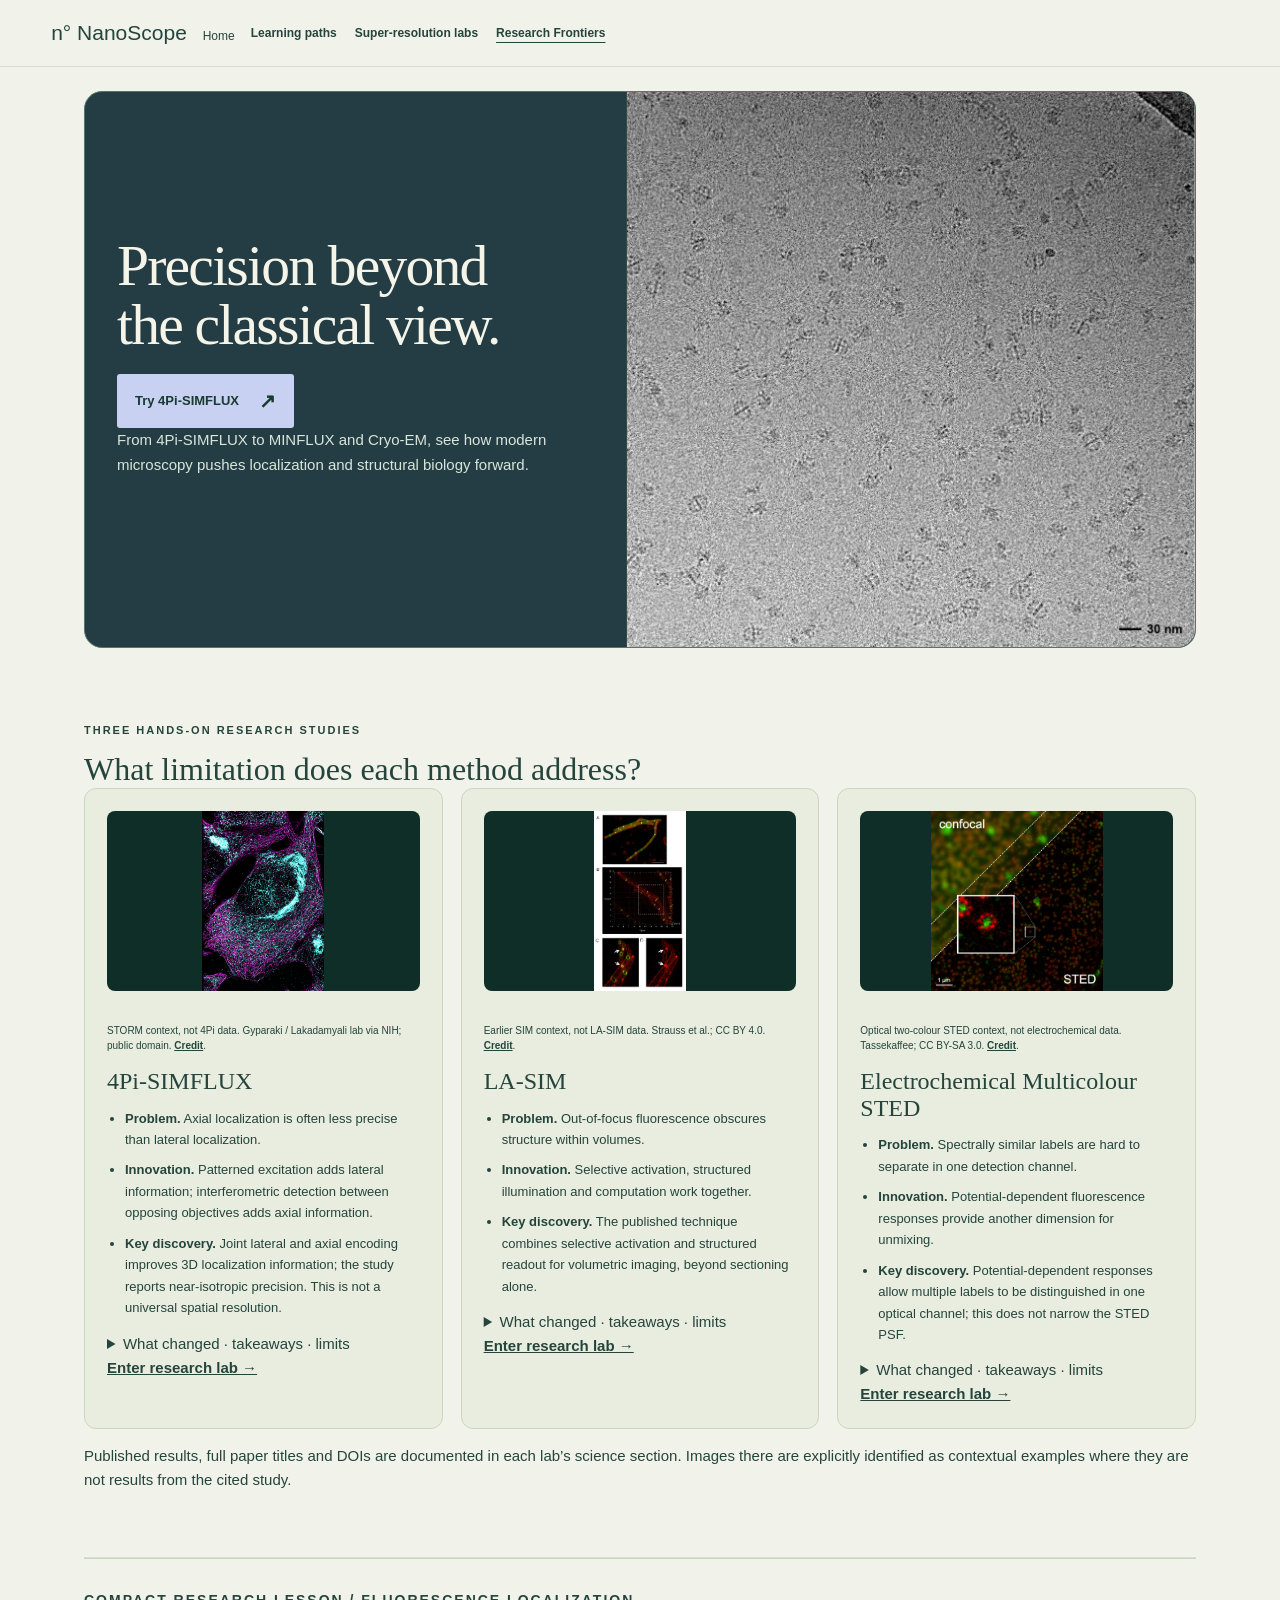
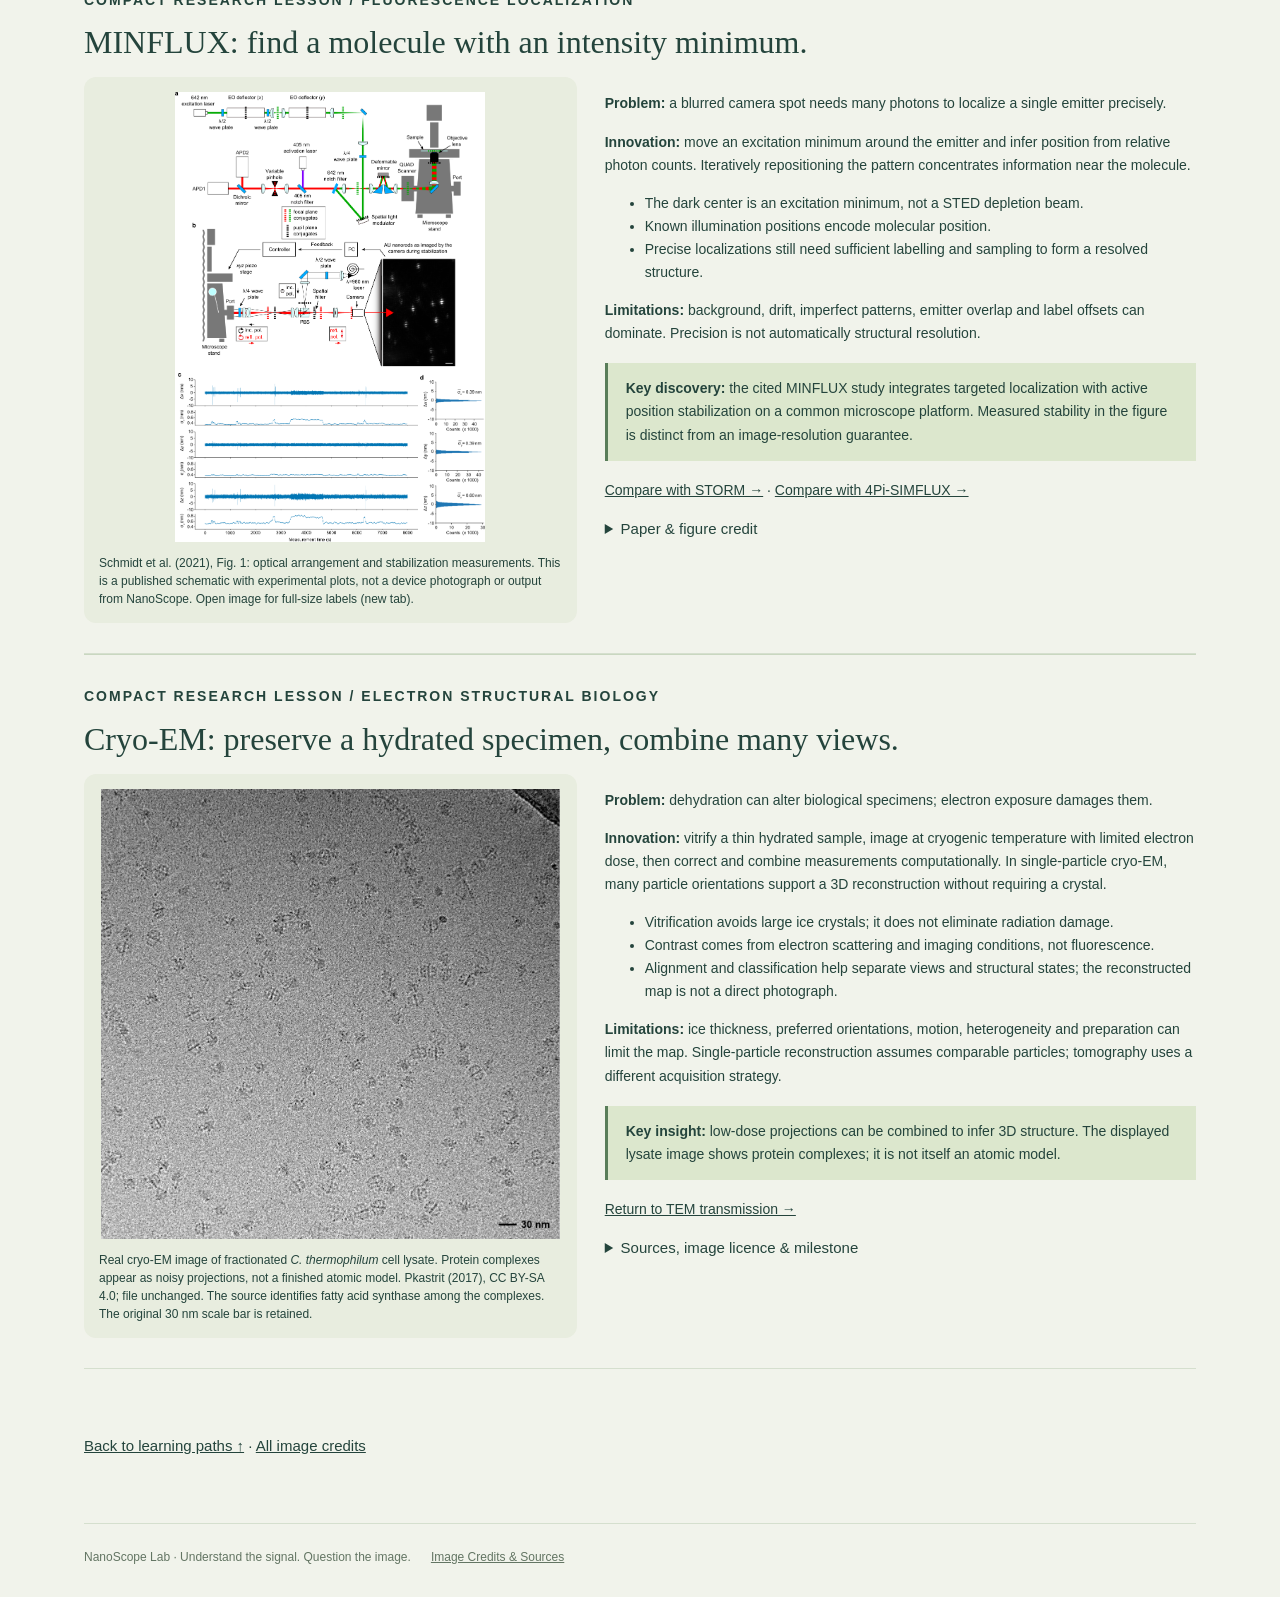
<file: research.html>
<!doctype html><html lang="en"><head><meta charset="utf-8"><meta name="viewport" content="width=device-width,initial-scale=1"><title>Research Frontiers — NanoScope Lab</title><link rel="icon" href="icon.svg"><link rel="stylesheet" href="home.css"><link rel="stylesheet" href="navigation.css?v=consolidated1"><link rel="stylesheet" href="learning-paths.css"><link rel="stylesheet" href="poster-covers.css?v=consolidated1"></head><body><header class="site-nav"><a class="site-home" href="index.html">n° NanoScope <span>Home</span></a><nav aria-label="Learning paths"><a href="index.html#journey">Learning paths</a><a href="index.html#super-resolution">Super-resolution labs</a><a href="research.html" aria-current="page">Research Frontiers</a></nav></header><main><article class="pc pc--research"><div class="pc-copy"><h1 class="pc-title">Precision beyond the classical view.</h1><a class="pc-cta" href="frontiers.html#workbench">Try 4Pi-SIMFLUX</a><p class="pc-hook">From 4Pi-SIMFLUX to MINFLUX and Cryo-EM, see how modern microscopy pushes localization and structural biology forward.</p></div><figure class="pc-art"><img src="assets/images/cryo-lysate.jpg" alt="C. thermophilum lysate · Pkastrit · CC BY-SA 4.0. Original 30 nm scale bar in full image." loading="lazy"></figure></article><section id="studies"><p class="eyebrow">THREE HANDS-ON RESEARCH STUDIES</p><h2>What limitation does each method address?</h2><div class="frontier-cards"><article><img class="research-thumb" src="assets/images/storm-tau.png" alt="STORM context, not 4Pi data. Gyparaki / Lakadamyali lab via NIH; public domain." loading="lazy"><p class="research-caption">STORM context, not 4Pi data. Gyparaki / Lakadamyali lab via NIH; public domain. <a href="assets/images/CREDITS.md">Credit</a>.</p><h3>4Pi-SIMFLUX</h3><ul class="research-points"><li><strong>Problem.</strong> Axial localization is often less precise than lateral localization.</li><li><strong>Innovation.</strong> Patterned excitation adds lateral information; interferometric detection between opposing objectives adds axial information.</li><li><strong>Key discovery.</strong> Joint lateral and axial encoding improves 3D localization information; the study reports near-isotropic precision. This is not a universal spatial resolution.</li></ul><details><summary>What changed · takeaways · limits</summary><p>Compared with conventional localization, the detected photon channels encode more position information.</p><p>Distinguish precision from structural resolution; balance all three axes; evaluate drift and alignment.</p><p>Interferometric stability, model calibration and label geometry constrain interpretation. The lab is a photon-counting surrogate, not the published pipeline.</p></details><a href="frontiers.html#workbench">Enter research lab →</a></article><article><img class="research-thumb" src="assets/images/sim-ftsz.png" alt="Earlier SIM context, not LA-SIM data. Strauss et al.; CC BY 4.0." loading="lazy"><p class="research-caption">Earlier SIM context, not LA-SIM data. Strauss et al.; CC BY 4.0. <a href="assets/images/CREDITS.md">Credit</a>.</p><h3>LA-SIM</h3><ul class="research-points"><li><strong>Problem.</strong> Out-of-focus fluorescence obscures structure within volumes.</li><li><strong>Innovation.</strong> Selective activation, structured illumination and computation work together.</li><li><strong>Key discovery.</strong> The published technique combines selective activation and structured readout for volumetric imaging, beyond sectioning alone.</li></ul><details><summary>What changed · takeaways · limits</summary><p>Compared with optical sectioning alone, patterned measurements and reconstruction recover additional spatial information.</p><p>Separate activation from excitation; reject background; distinguish sectioning from super-resolution.</p><p>Photochemistry, sample properties and computational assumptions affect results. The lab models sectioning only.</p></details><a href="la-sim.html#workbench">Enter research lab →</a></article><article><img class="research-thumb" src="assets/images/sted-nuclear-pores.png" alt="Optical two-colour STED context, not electrochemical data. Tassekaffee; CC BY-SA 3.0." loading="lazy"><p class="research-caption">Optical two-colour STED context, not electrochemical data. Tassekaffee; CC BY-SA 3.0. <a href="assets/images/CREDITS.md">Credit</a>.</p><h3>Electrochemical Multicolour STED</h3><ul class="research-points"><li><strong>Problem.</strong> Spectrally similar labels are hard to separate in one detection channel.</li><li><strong>Innovation.</strong> Potential-dependent fluorescence responses provide another dimension for unmixing.</li><li><strong>Key discovery.</strong> Potential-dependent responses allow multiple labels to be distinguished in one optical channel; this does not narrow the STED PSF.</li></ul><details><summary>What changed · takeaways · limits</summary><p>Label discrimination comes from electrochemical measurements rather than additional optical colours.</p><p>Acquire independent responses; check conditioning; distinguish multiplexing from spatial resolution.</p><p>Electrode geometry, redox conditions and sample compatibility matter. The lab uses illustrative response curves.</p></details><a href="ec-sted.html#workbench">Enter research lab →</a></article></div><p>Published results, full paper titles and DOIs are documented in each lab’s science section. Images there are explicitly identified as contextual examples where they are not results from the cited study.</p></section><section id="minflux" class="mini-frontier"><p class="eyebrow">COMPACT RESEARCH LESSON / FLUORESCENCE LOCALIZATION</p><h2>MINFLUX: find a molecule with an intensity minimum.</h2><div class="research-row"><figure><a href="assets/images/minflux-setup.png" target="_blank" rel="noopener"><img src="assets/images/minflux-setup.png" alt="Published MINFLUX optical arrangement and measured position stabilization data" loading="lazy"></a><figcaption>Schmidt et al. (2021), Fig. 1: optical arrangement and stabilization measurements. This is a published schematic with experimental plots, not a device photograph or output from NanoScope. Open image for full-size labels (new tab).</figcaption></figure><div><p><strong>Problem:</strong> a blurred camera spot needs many photons to localize a single emitter precisely.</p><p><strong>Innovation:</strong> move an excitation minimum around the emitter and infer position from relative photon counts. Iteratively repositioning the pattern concentrates information near the molecule.</p><ul><li>The dark center is an excitation minimum, not a STED depletion beam.</li><li>Known illumination positions encode molecular position.</li><li>Precise localizations still need sufficient labelling and sampling to form a resolved structure.</li></ul><p><strong>Limitations:</strong> background, drift, imperfect patterns, emitter overlap and label offsets can dominate. Precision is not automatically structural resolution.</p><p class="research-takeaway"><strong>Key discovery:</strong> the cited MINFLUX study integrates targeted localization with active position stabilization on a common microscope platform. Measured stability in the figure is distinct from an image-resolution guarantee.</p><p><a href="storm.html#workbench">Compare with STORM →</a> · <a href="frontiers.html#workbench">Compare with 4Pi-SIMFLUX →</a></p><details><summary>Paper & figure credit</summary><p>Roman Schmidt, Tobias Weihs, Christian A. Wurm et al. <em>MINFLUX nanometer-scale 3D imaging and microsecond-range tracking on a common fluorescence microscope</em> (2021). <a href="https://doi.org/10.1038/s41467-021-21652-z">Open-access paper</a>. Figure 1 unchanged, <a href="https://creativecommons.org/licenses/by/4.0/">CC BY 4.0</a>. No quantitative performance is predicted by this conceptual lesson.</p></details></div></div></section><section id="cryo-em" class="mini-frontier"><p class="eyebrow">COMPACT RESEARCH LESSON / ELECTRON STRUCTURAL BIOLOGY</p><h2>Cryo-EM: preserve a hydrated specimen, combine many views.</h2><div class="research-row"><figure><img src="assets/images/cryo-lysate.jpg" alt="Cryo-electron micrograph of protein complexes in C. thermophilum lysate" loading="lazy"><figcaption>Real cryo-EM image of fractionated <em>C. thermophilum</em> cell lysate. Protein complexes appear as noisy projections, not a finished atomic model. Pkastrit (2017), CC BY-SA 4.0; file unchanged. The source identifies fatty acid synthase among the complexes. The original 30 nm scale bar is retained.</figcaption></figure><div><p><strong>Problem:</strong> dehydration can alter biological specimens; electron exposure damages them.</p><p><strong>Innovation:</strong> vitrify a thin hydrated sample, image at cryogenic temperature with limited electron dose, then correct and combine measurements computationally. In single-particle cryo-EM, many particle orientations support a 3D reconstruction without requiring a crystal.</p><ul><li>Vitrification avoids large ice crystals; it does not eliminate radiation damage.</li><li>Contrast comes from electron scattering and imaging conditions, not fluorescence.</li><li>Alignment and classification help separate views and structural states; the reconstructed map is not a direct photograph.</li></ul><p><strong>Limitations:</strong> ice thickness, preferred orientations, motion, heterogeneity and preparation can limit the map. Single-particle reconstruction assumes comparable particles; tomography uses a different acquisition strategy.</p><p class="research-takeaway"><strong>Key insight:</strong> low-dose projections can be combined to infer 3D structure. The displayed lysate image shows protein complexes; it is not itself an atomic model.</p><p><a href="electron.html#tem">Return to TEM transmission →</a></p><details><summary>Sources, image licence & milestone</summary><p>Jacques Dubochet, Joachim Frank and Richard Henderson shared the 2017 Chemistry Nobel Prize for cryo-EM development. <a href="https://www.nobelprize.org/uploads/2018/06/advanced-chemistryprize2017-1.pdf">Scientific background</a>.</p><p><a href="https://commons.wikimedia.org/wiki/File:Cryo-EM_image_of_C._thermophilum_lysate.jpg">Pkastrit: original image</a> · <a href="https://creativecommons.org/licenses/by-sa/4.0/">CC BY-SA 4.0</a>. This compact lesson adds no reconstruction simulator.</p></details></div></div></section><section><p><a href="index.html#journey">Back to learning paths ↑</a> · <a href="assets/images/CREDITS.md">All image credits</a></p></section></main><footer>NanoScope Lab · Understand the signal. Question the image.<a href="image-credits.html">Image Credits &amp; Sources</a></footer></body></html>
</file>
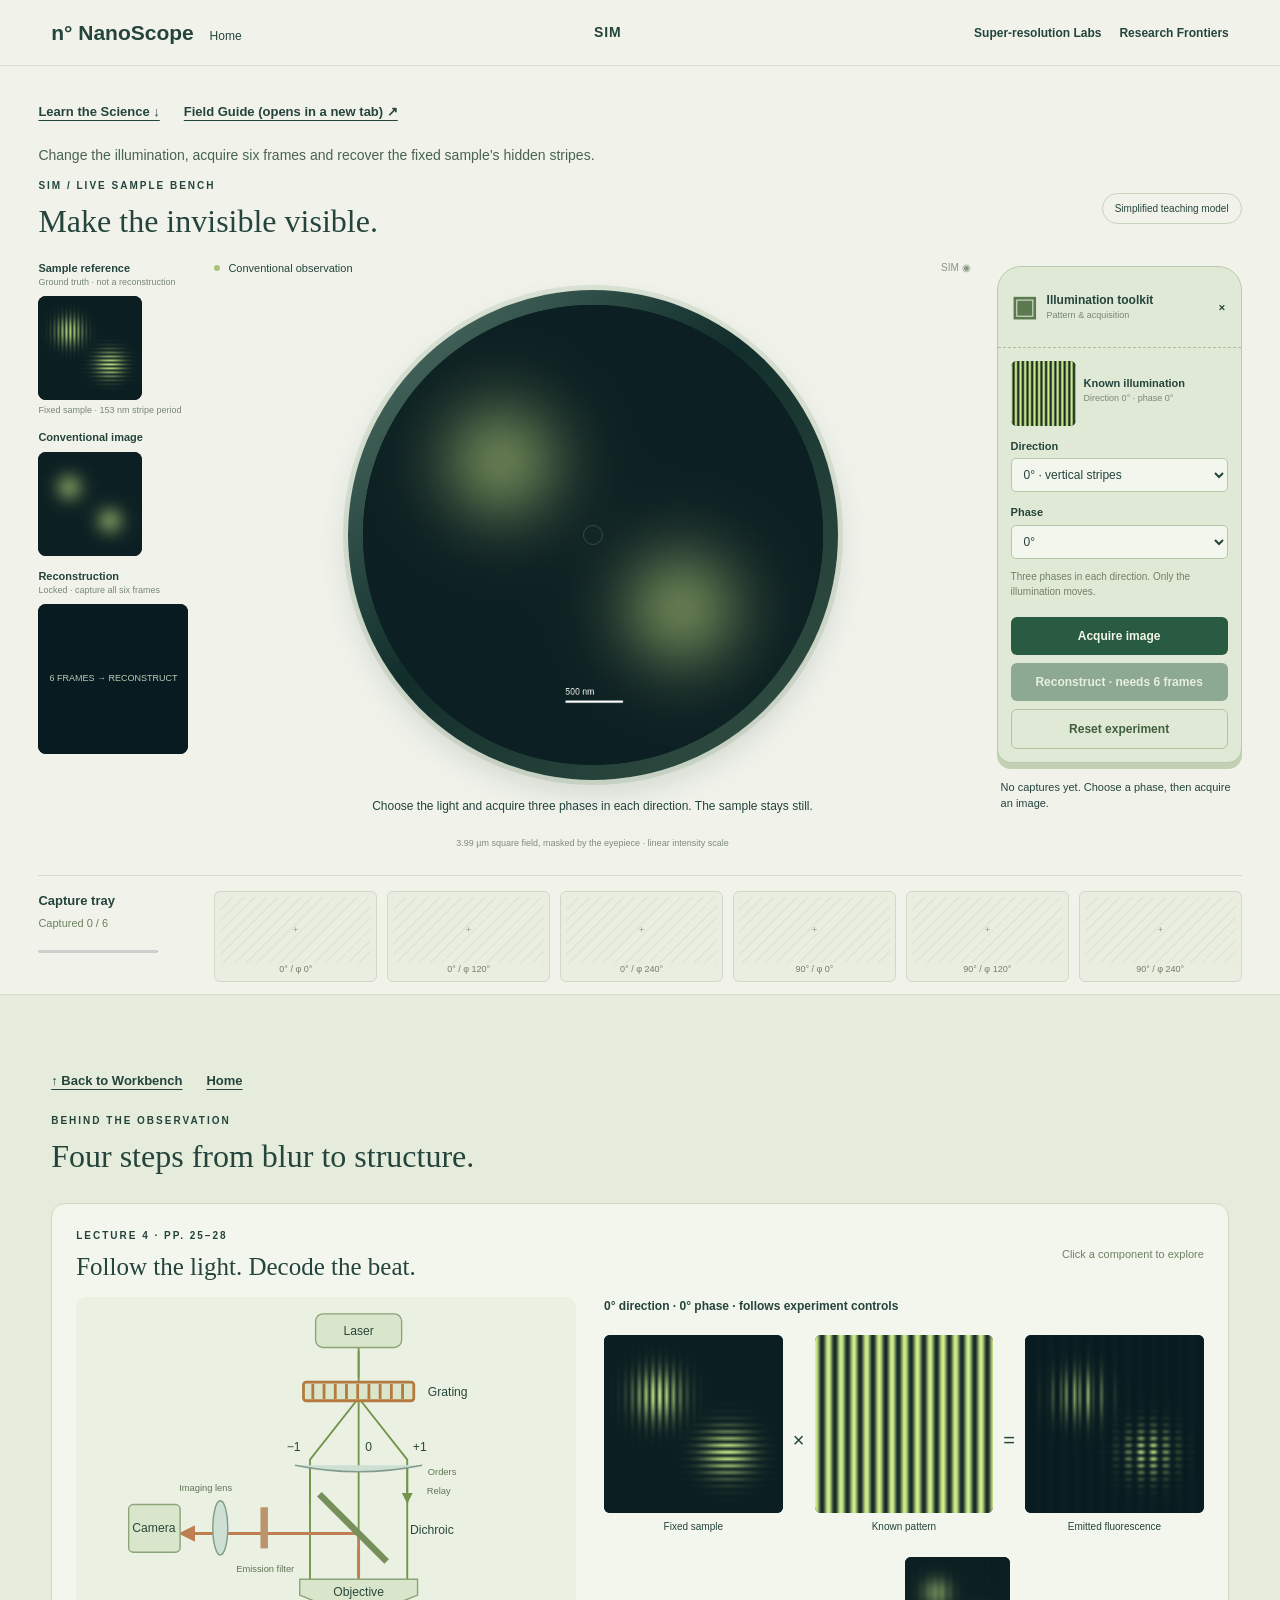
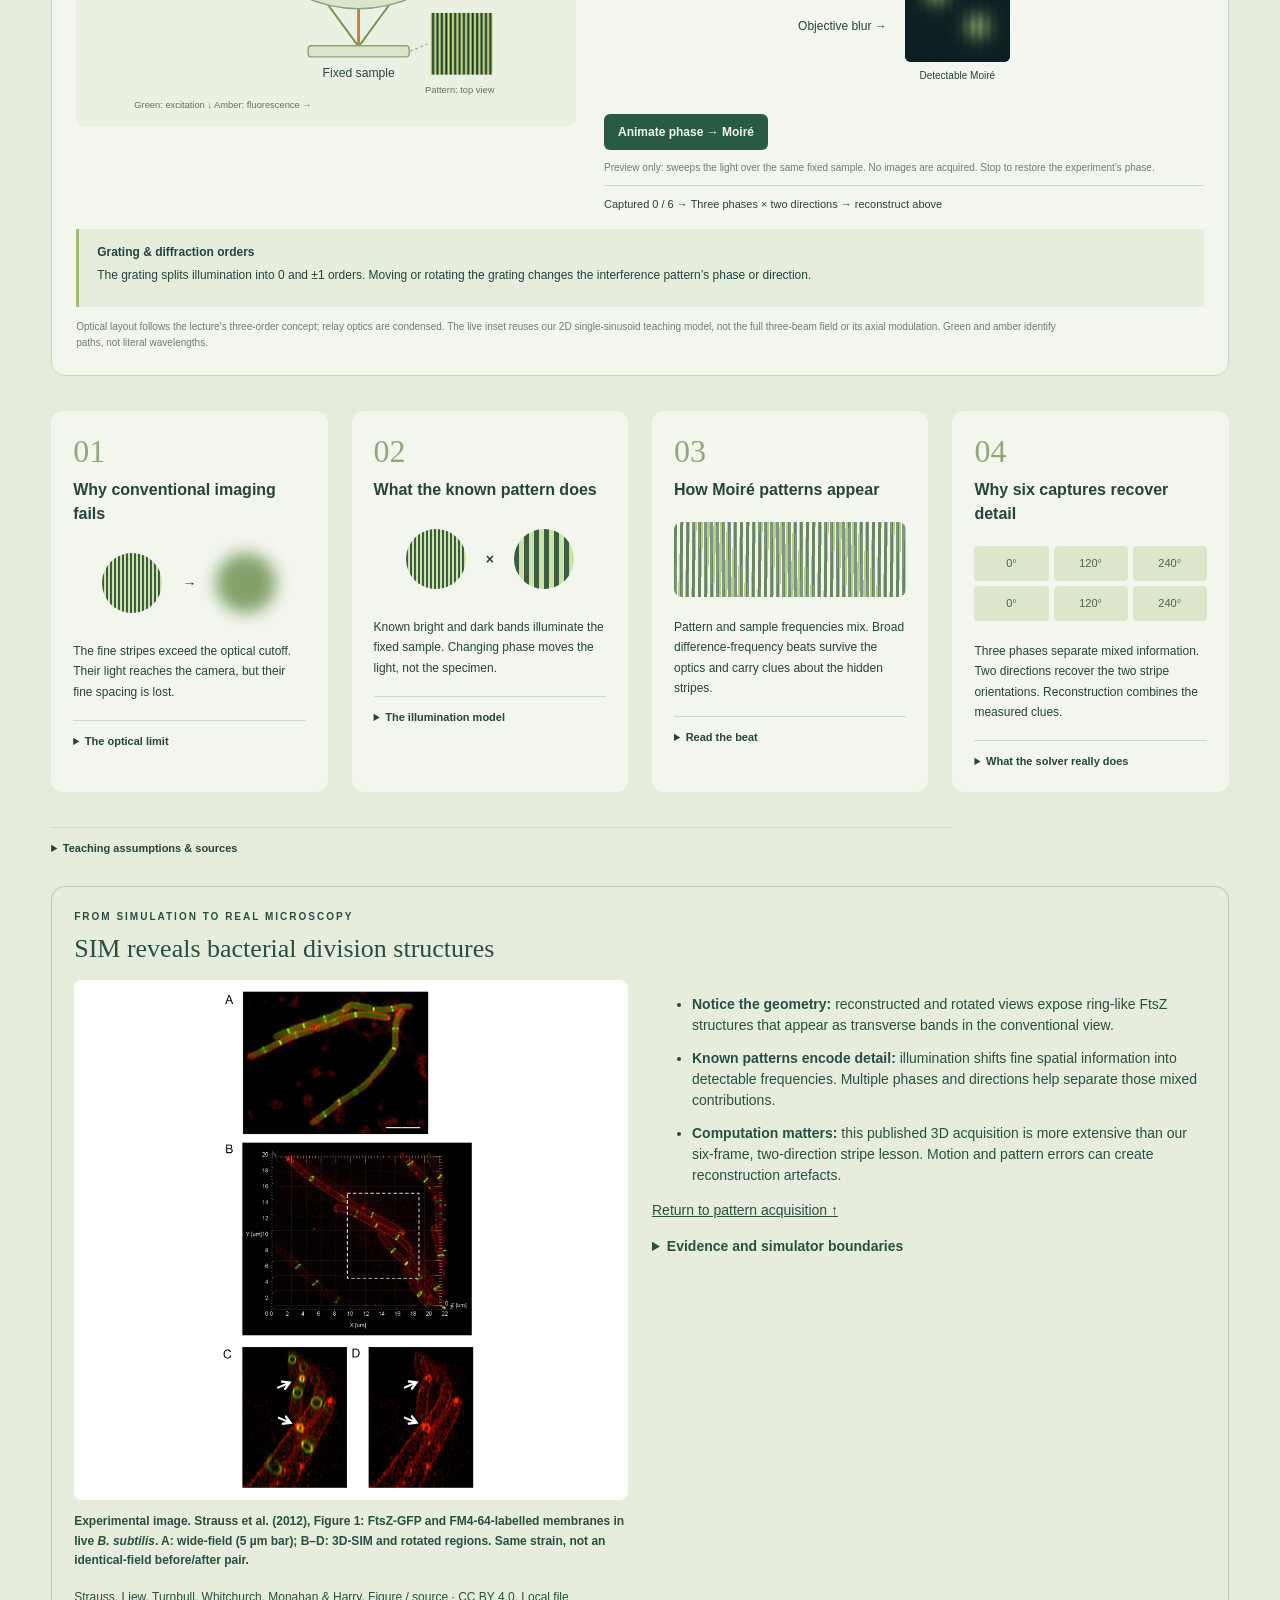
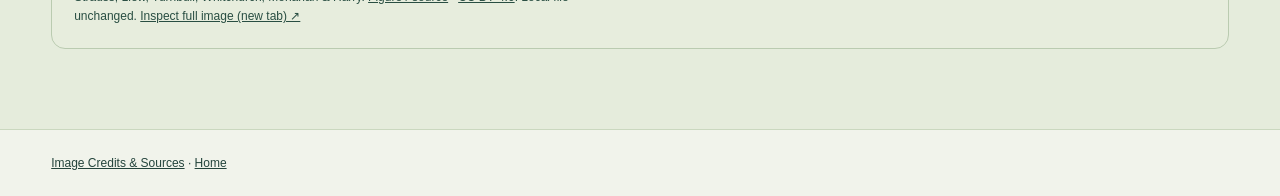
<file: sim.html>
<!doctype html><html lang="en"><head><meta charset="utf-8"><meta name="viewport" content="width=device-width,initial-scale=1"><title>NanoScope · Inside SIM</title><link rel="icon" href="icon.svg"><link rel="stylesheet" href="sim.css"><script src="sim-core.js" defer></script><script src="sim.js?v=ux6" defer></script><script src="sim-theory.js" defer></script><link rel="stylesheet" href="navigation.css?v=consolidated1"><script src="science-nav.js?v=consolidated1" defer></script><link rel="stylesheet" href="research-visuals.css"><link rel="stylesheet" href="learning-paths.css"><link rel="stylesheet" href="poster-covers.css?v=consolidated1"></head><body>
<header class="site-nav"><a class="site-home" href="index.html">n° NanoScope <span>Home</span></a><span class="current-lab">SIM</span><nav aria-label="Laboratory navigation"><a href="index.html#super-resolution">Super-resolution Labs</a><a href="research.html">Research Frontiers</a></nav></header>
<main id="microscopeMode" tabindex="-1"><section id="workbench" class="experiment" aria-labelledby="experimentTitle"><nav class="science-links" aria-label="Experiment and explanation"><a href="#principles">Learn the Science ↓</a><a href="theory.html?from=sim" target="_blank" rel="noopener">Field Guide (opens in a new tab) ↗</a></nav><p class="lab-objective">Change the illumination, acquire six frames and recover the fixed sample’s hidden stripes.</p><div class="experiment-heading"><div><p class="eyebrow">SIM / LIVE SAMPLE BENCH</p><h1 id="experimentTitle">Make the invisible visible.</h1></div><span class="model-label">Simplified teaching model</span></div>
<div class="workspace"><aside class="references"><figure><figcaption>Sample reference <small>Ground truth · not a reconstruction</small></figcaption><canvas id="truth" width="256" height="256" aria-label="Fixed ground-truth sample: two fine stripe regions"></canvas><p>Fixed sample · 153 nm stripe period</p></figure><figure><figcaption>Conventional image</figcaption><canvas id="widefield" width="256" height="256" aria-label="Blurred conventional image"></canvas></figure><figure><figcaption>Reconstruction <small id="reconstructionLabel">Locked · capture all six frames</small></figcaption><div class="result-image"><canvas id="reconstruction" width="256" height="256" aria-label="Reconstruction result, empty until six captures are reconstructed"></canvas><span id="resultLock">6 FRAMES → RECONSTRUCT</span></div></figure></aside>
<section class="observation" aria-label="Main microscope observation"><div class="view-heading"><span class="live-dot"></span><span id="viewLabel">Conventional observation</span><span>SIM ◉</span></div><div class="eyepiece"><canvas id="camera" width="640" height="640" aria-label="Main circular microscope observation"></canvas><div class="reticle" aria-hidden="true"></div></div><p id="viewHint">Open the toolkit and choose the light. The sample stays still.</p><p class="scale-note">3.99 µm square field, masked by the eyepiece · linear intensity scale</p></section>
<aside class="tools"><details open id="toolkit"><summary><span class="bag-icon" aria-hidden="true">▣</span><span>Illumination toolkit<small>Pattern & acquisition</small></span><b>＋</b></summary><div class="tool-content"><figure><figcaption>Known illumination <small id="patternLabel"></small></figcaption><canvas id="pattern" width="256" height="256" aria-label="Known structured illumination preview"></canvas></figure><label for="orientation">Direction</label><select id="orientation"><option value="0">0° · vertical stripes</option><option value="90">90° · horizontal stripes</option></select><label for="phase">Phase</label><select id="phase"><option value="0">0°</option><option value="120">120°</option><option value="240">240°</option></select><p class="hint">Three phases in each direction. Only the illumination moves.</p><button id="acquire">Acquire image</button><button id="reconstruct" disabled>Reconstruct · needs 6 frames</button><button id="clear" class="secondary">Reset experiment</button></div></details><p id="status" role="status">Start by opening the illumination toolkit.</p><p id="result" class="hint"></p></aside></div>
<section class="filmstrip" aria-label="Captured image tray"><div><h2>Capture tray</h2><p id="count" role="status">Captured 0 / 6</p><progress id="captureProgress" max="6" value="0" aria-label="Capture progress"></progress></div><div id="frames"></div></section><div id="completion" class="completion" hidden role="status"><strong>You recovered the hidden structure.</strong><a href="#principles">Scroll down to see why SIM works ↓</a></div></section>
<section id="principles" class="principles" aria-labelledby="principlesTitle"><nav class="science-links" aria-label="Return to experiment"><a href="#workbench">↑ Back to Workbench</a><a href="index.html">Home</a></nav><p class="eyebrow">BEHIND THE OBSERVATION</p><h2 id="principlesTitle">Four steps from blur to structure.</h2><section id="opticsLesson" class="optics-lesson" aria-labelledby="opticsTitle"><div class="optics-heading"><div><p class="eyebrow">LECTURE 4 · PP. 25–28</p><h3 id="opticsTitle">Follow the light. Decode the beat.</h3></div><span>Click a component to explore</span></div><div class="optics-layout">
<svg class="optical-system" viewBox="0 0 450 460" aria-labelledby="opticsSvgTitle opticsSvgDesc"><title id="opticsSvgTitle">SIM illumination and fluorescence collection</title><desc id="opticsSvgDesc">Laser passes through a grating into minus-one, zero and plus-one diffraction orders. The objective overlaps the beams at a fixed sample. Fluorescence returns through the objective, reflects at the dichroic and passes through an emission filter and imaging lens to the camera. Components are keyboard accessible.</desc><defs><marker id="excArrow" viewBox="0 0 10 10" refX="9" refY="5" markerWidth="6" markerHeight="6" orient="auto"><path d="M0 0L10 5L0 10Z" fill="#71964b"/></marker><marker id="emArrow" viewBox="0 0 10 10" refX="9" refY="5" markerWidth="6" markerHeight="6" orient="auto"><path d="M0 0L10 5L0 10Z" fill="#be8050"/></marker></defs>
<path class="excitation" d="M260 54V91M260 108L208 174V303L260 374M260 108V374M260 108L312 174V303L260 374"/><path class="excitation arrow" d="M260 58V86M208 180V220M312 180V220"/><path class="emission" d="M260 374V253H69"/><path class="emission arrow" d="M260 299V269M180 253H69"/>
<g data-optic="laser" role="button" tabindex="0" aria-label="Laser illumination" aria-pressed="false"><rect x="214" y="18" width="92" height="36" rx="8"/><text x="260" y="41" text-anchor="middle">Laser</text></g>
<g data-optic="grating" role="button" tabindex="0" aria-label="Grating and diffraction orders" aria-pressed="true"><rect x="201" y="91" width="118" height="20" rx="3"/><path d="M211 93V109M223 93V109M235 93V109M247 93V109M259 93V109M271 93V109M283 93V109M295 93V109M307 93V109" stroke="#6a8657"/><text x="334" y="106">Grating</text></g>
<text x="183" y="165">−1</text><text x="267" y="165">0</text><text x="318" y="165">+1</text><text x="334" y="190" class="optic-small">Orders</text><path d="M192 180Q260 194 328 180" class="relay"/><text x="333" y="211" class="optic-small">Relay</text>
<g data-optic="dichroic" role="button" tabindex="0" aria-label="Dichroic beam splitter" aria-pressed="false"><rect class="hit" x="208" y="215" width="92" height="62"/><path d="M218 211L290 283" stroke="#77905b" stroke-width="7"/><text x="315" y="254">Dichroic</text></g>
<rect x="155" y="225" width="8" height="44" fill="#bc946b"/><text x="129" y="294" class="optic-small">Emission filter</text><ellipse cx="112" cy="247" rx="8" ry="29" class="relay"/><text x="68" y="207" class="optic-small">Imaging lens</text>
<g data-optic="camera" role="button" tabindex="0" aria-label="Camera and reconstruction" aria-pressed="false"><rect x="14" y="222" width="55" height="51" rx="5"/><text x="41" y="251" text-anchor="middle">Camera</text></g>
<g data-optic="objective" role="button" tabindex="0" aria-label="Objective lens" aria-pressed="false"><path d="M197 302H323V319Q260 348 197 319Z"/><text x="260" y="320" text-anchor="middle">Objective</text></g>
<g data-optic="sample" role="button" tabindex="0" aria-label="Fixed sample and structured illumination" aria-pressed="false"><rect x="206" y="373" width="108" height="12" rx="3"/><text x="260" y="407" text-anchor="middle">Fixed sample</text></g><image id="opticPatternImage" x="337" y="338" width="66" height="66"/><path d="M315 379L334 371" stroke="#839773" stroke-dasharray="3 3"/><text x="331" y="424" class="optic-small">Pattern: top view</text><text x="20" y="440" class="optic-small">Green: excitation ↓   Amber: fluorescence →</text>
</svg>
<div class="optics-interaction"><p id="opticState" class="optic-state"></p><div class="optics-tiles"><figure><canvas id="opticFixed" width="128" height="128" aria-label="Fixed sample reference"></canvas><figcaption>Fixed sample</figcaption></figure><span aria-hidden="true">×</span><figure><canvas id="opticPattern" width="128" height="128" aria-label="Known illumination at current or demonstration phase"></canvas><figcaption>Known pattern</figcaption></figure><span aria-hidden="true">=</span><figure><canvas id="opticProduct" width="128" height="128" aria-label="Sample times illumination before optical blurring"></canvas><figcaption>Emitted fluorescence</figcaption></figure></div><div class="optics-detection"><span>Objective blur →</span><figure><canvas id="opticCamera" width="128" height="128" aria-label="Camera preview containing Moire information"></canvas><figcaption>Detectable Moiré</figcaption></figure></div><button id="opticPlay" type="button" aria-pressed="false">Animate phase → Moiré</button><p class="hint">Preview only: sweeps the light over the same fixed sample. No images are acquired. Stop to restore the experiment’s phase.</p><p id="opticAcquisition" class="optic-acquisition"></p></div></div>
<div class="optic-description" aria-live="polite"><strong id="opticName"></strong><p id="opticExplanation"></p></div><p class="optic-caveat">Optical layout follows the lecture’s three-order concept; relay optics are condensed. The live inset reuses our 2D single-sinusoid teaching model, not the full three-beam field or its axial modulation. Green and amber identify paths, not literal wavelengths.</p></section><div class="lesson-grid">
<article><span class="step">01</span><h3>Why conventional imaging fails</h3><div class="visual-equation"><span class="stripes fine"></span><b>→</b><span class="blur-patch"></span></div><p>The fine stripes exceed the optical cutoff. Their light reaches the camera, but their fine spacing is lost.</p><details><summary>The optical limit</summary><p>Our circular-pupil incoherent model has cutoff 2NA/λ = 4.51 cycles/µm (NA 1.20, λ 532 nm). The sample stripe frequency is 6.52 cycles/µm.</p></details></article>
<article><span class="step">02</span><h3>What the known pattern does</h3><div class="visual-equation"><span class="stripes fine"></span><b>×</b><span class="stripes coarse"></span></div><p>Known bright and dark bands illuminate the fixed sample. Changing phase moves the light, not the specimen.</p><details><summary>The illumination model</summary><p>p = 1 + 0.9 cos(2π k·r + φ). Period ≈285 nm; phases 0°, 120°, 240°; wavevector directions 0° and 90°. Bright bands lie perpendicular to the wavevector.</p></details></article>
<article><span class="step">03</span><h3>How Moiré patterns appear</h3><div class="moire-demo" aria-label="Schematic overlapping stripes producing broad beats"></div><p>Pattern and sample frequencies mix. Broad difference-frequency beats survive the optics and carry clues about the hidden stripes.</p><details><summary>Read the beat</summary><p>6.52 − 3.51 = 3.01 cycles/µm: inside the optical passband. The decorative beat above is schematic; the live camera uses the numerical forward model.</p></details></article>
<article><span class="step">04</span><h3>Why six captures recover detail</h3><div class="six-frames" aria-hidden="true"><span>0°</span><span>120°</span><span>240°</span><span>0°</span><span>120°</span><span>240°</span></div><p>Three phases separate mixed information. Two directions recover the two stripe orientations. Reconstruction combines the measured clues.</p><details><summary>What the solver really does</summary><p>Saved frames follow y = H[p × s]. The solver receives only captures and known patterns. It minimizes mean ‖H[p × s] − y‖² + 0.0001‖s‖² using up to 80 conjugate-gradient iterations. It never reads ground truth.</p><p>This two-direction lesson targets these two stripe regions; it does not give isotropic resolution for arbitrary samples.</p></details></article></div>
<details class="model-details"><summary>Teaching assumptions & sources</summary><p>Ideal noiseless linear fluorescence, known patterns and optics, periodic boundaries, 128 × 128 pixels over 3.99 µm. No motion, bleaching, aberrations or calibration errors. Negative reconstructed values are retained in calculations and clipped only for display. Specimen images share one linear scale; illumination uses a fixed 0–1.9 scale. This is a teaching model, not a validated quantitative simulation.</p><p>MECH6045 Lecture 3 pp. 59–62; Lecture 4 pp. 25–28: SIM and Moiré. <a href="https://doi.org/10.1046/j.1365-2818.2000.00710.x">Gustafsson (2000), structured illumination microscopy</a>.</p></details><article id="real-microscopy" class="evidence"><p class="eyebrow">FROM SIMULATION TO REAL MICROSCOPY</p><h3>SIM reveals bacterial division structures</h3><div class="evidence-grid"><figure><a href="assets/images/sim-ftsz.png" target="_blank" rel="noopener" aria-label="Open full experimental image in a new tab"><img src="assets/images/sim-ftsz.png" loading="lazy" alt="SIM reveals bacterial division structures; original experimental panels and labels preserved"></a><figcaption><strong>Experimental image.</strong> Strauss et al. (2012), Figure 1: FtsZ-GFP and FM4-64-labelled membranes in live <i>B. subtilis</i>. A: wide-field (5 µm bar); B–D: 3D-SIM and rotated regions. Same strain, not an identical-field before/after pair.</figcaption><p class="provenance">Strauss, Liew, Turnbull, Whitchurch, Monahan & Harry. <a href="https://doi.org/10.1371/journal.pbio.1001389.g001">Figure / source</a> · <a href="https://creativecommons.org/licenses/by/4.0/">CC BY 4.0</a>. Local file unchanged. <a href="assets/images/sim-ftsz.png" target="_blank" rel="noopener">Inspect full image (new tab) ↗</a></p></figure><div><ul><li><strong>Notice the geometry:</strong> reconstructed and rotated views expose ring-like FtsZ structures that appear as transverse bands in the conventional view.</li><li><strong>Known patterns encode detail:</strong> illumination shifts fine spatial information into detectable frequencies. Multiple phases and directions help separate those mixed contributions.</li><li><strong>Computation matters:</strong> this published 3D acquisition is more extensive than our six-frame, two-direction stripe lesson. Motion and pattern errors can create reconstruction artefacts.</li></ul><p><a href="#workbench">Return to pattern acquisition ↑</a></p><details><summary>Evidence and simulator boundaries</summary><p>These are acquired experimental data, independent of this website. The workbench uses a synthetic specimen and a simplified model; it does not reproduce this dataset. Display colours encode fluorescence channels, not the specimen’s natural appearance. No sharpened surrogate or unrelated image has been added as a conventional comparison.</p><p><a href="assets/images/CREDITS.md">Full provenance and reuse rights</a></p></details></div></div></article></section></main><noscript>Enable JavaScript to enter the SIM experiment.</noscript><footer class="credits-footer"><a href="image-credits.html">Image Credits &amp; Sources</a> · <a href="index.html">Home</a></footer></body></html>
</file>
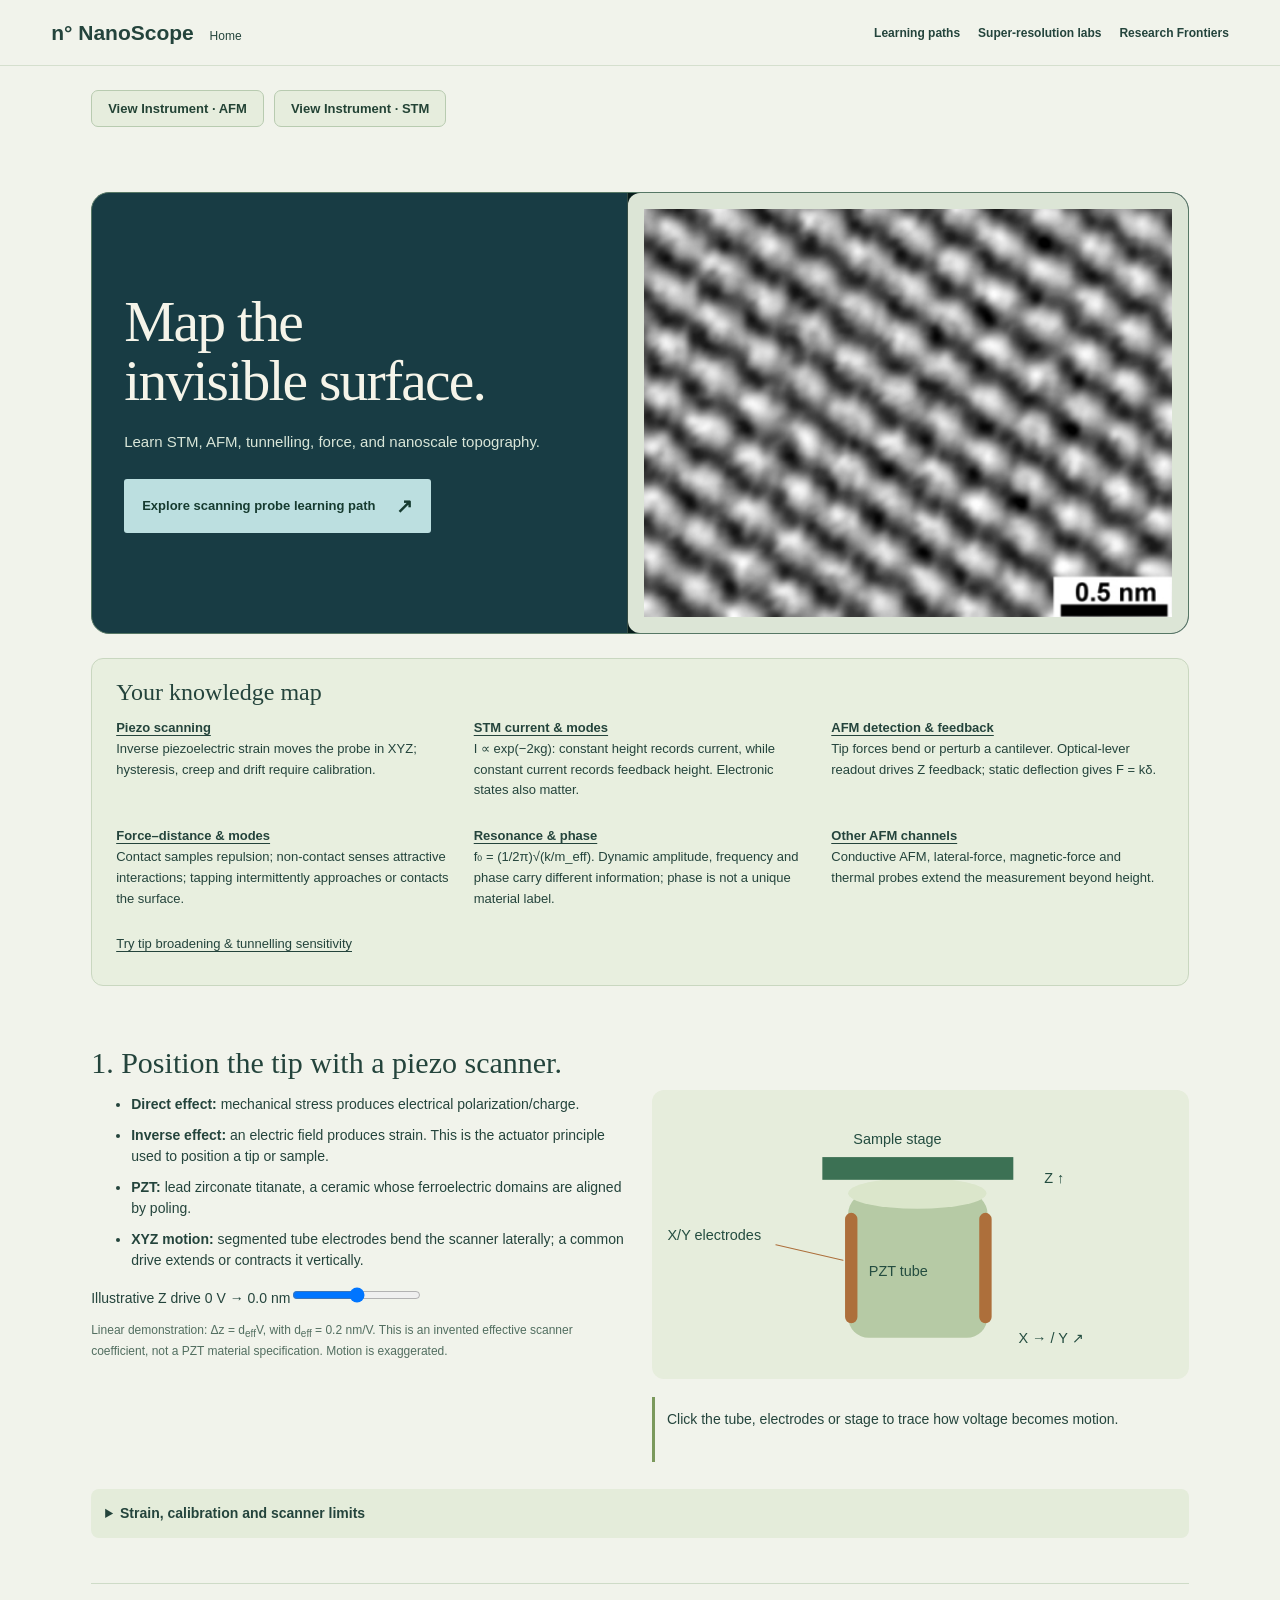
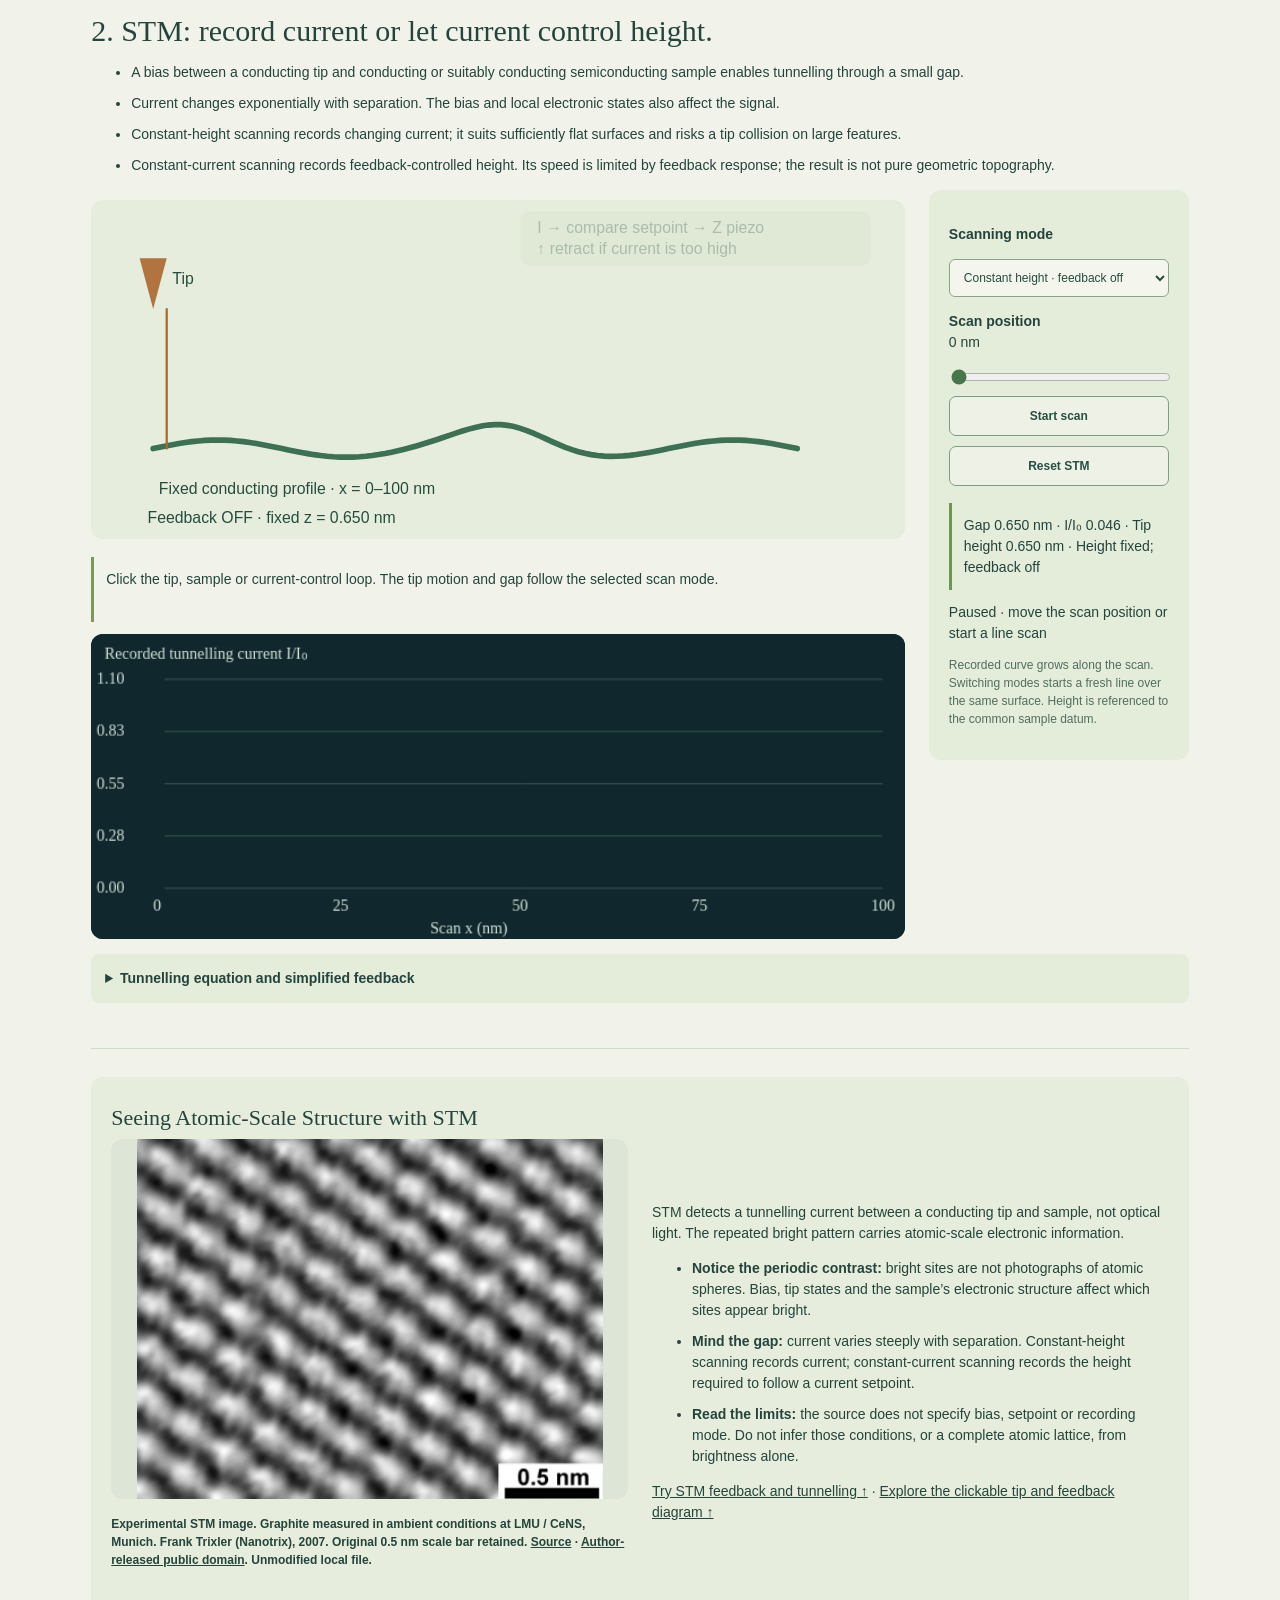
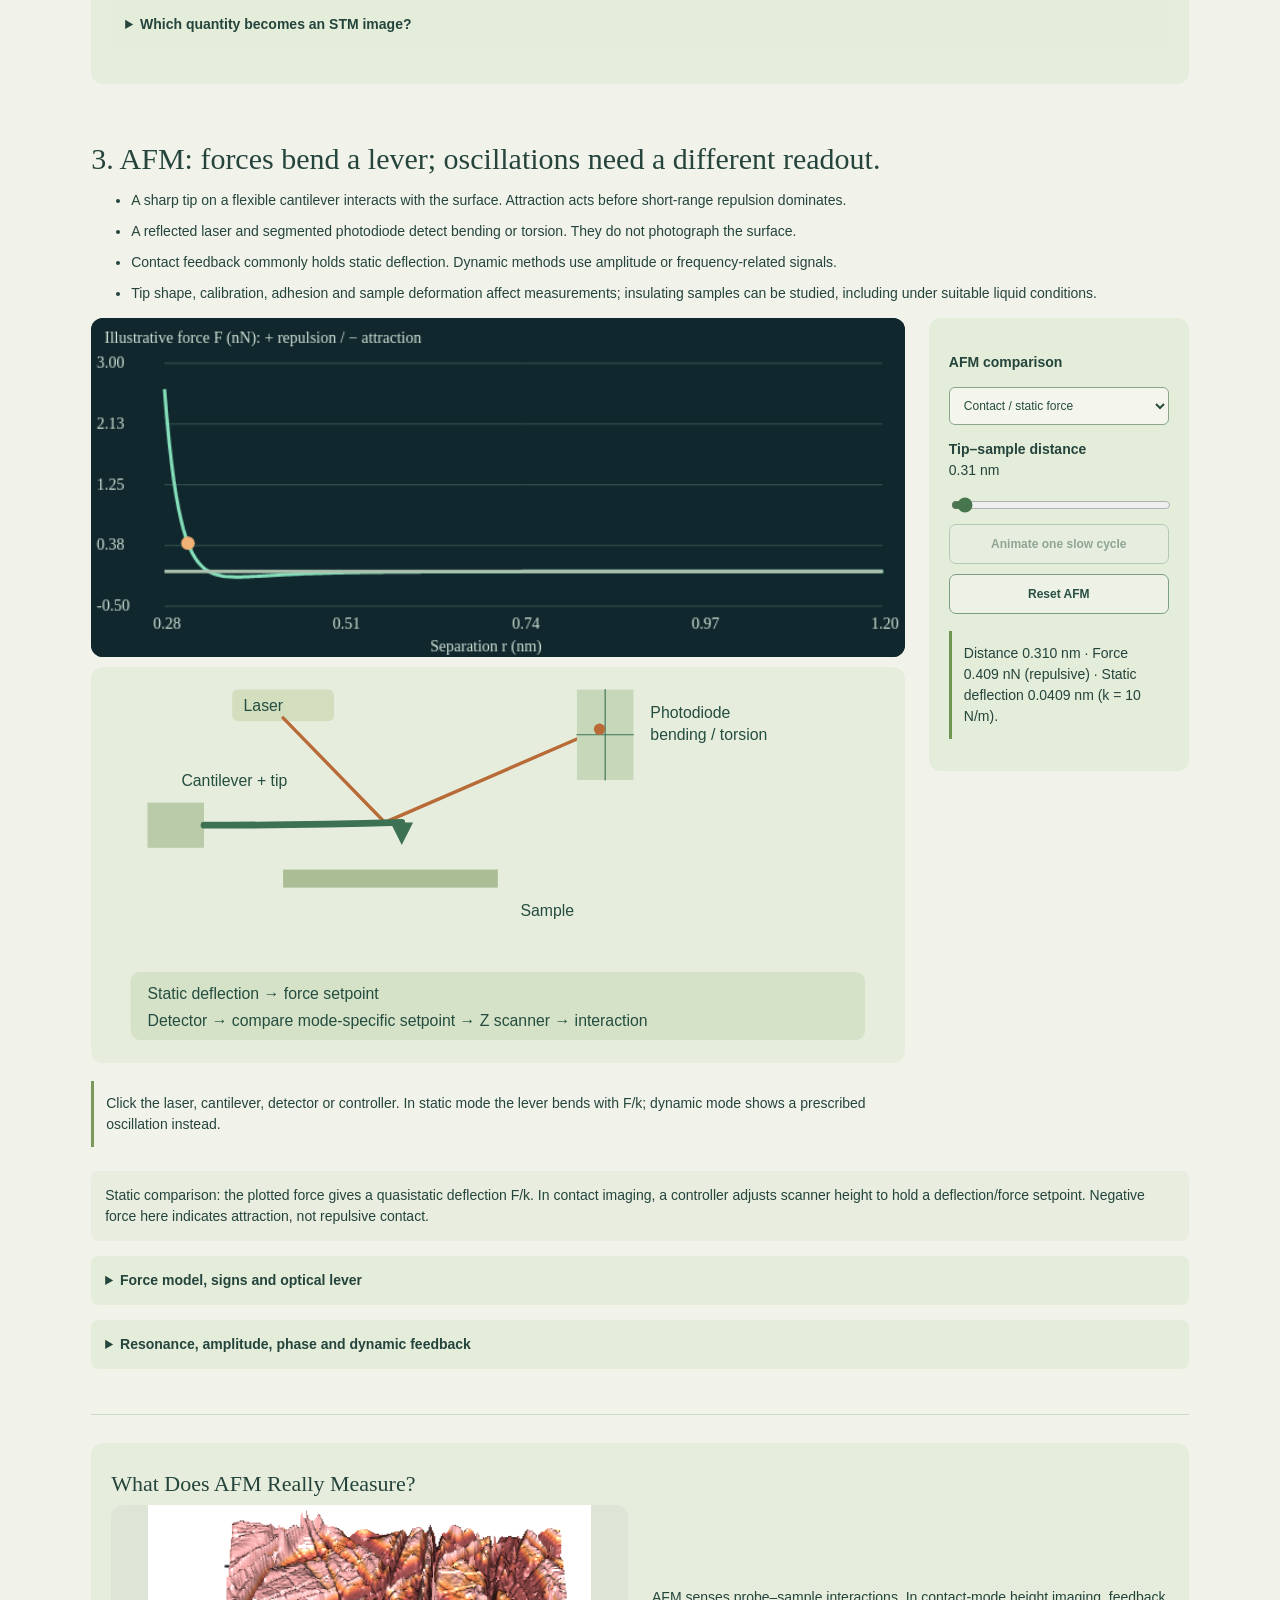
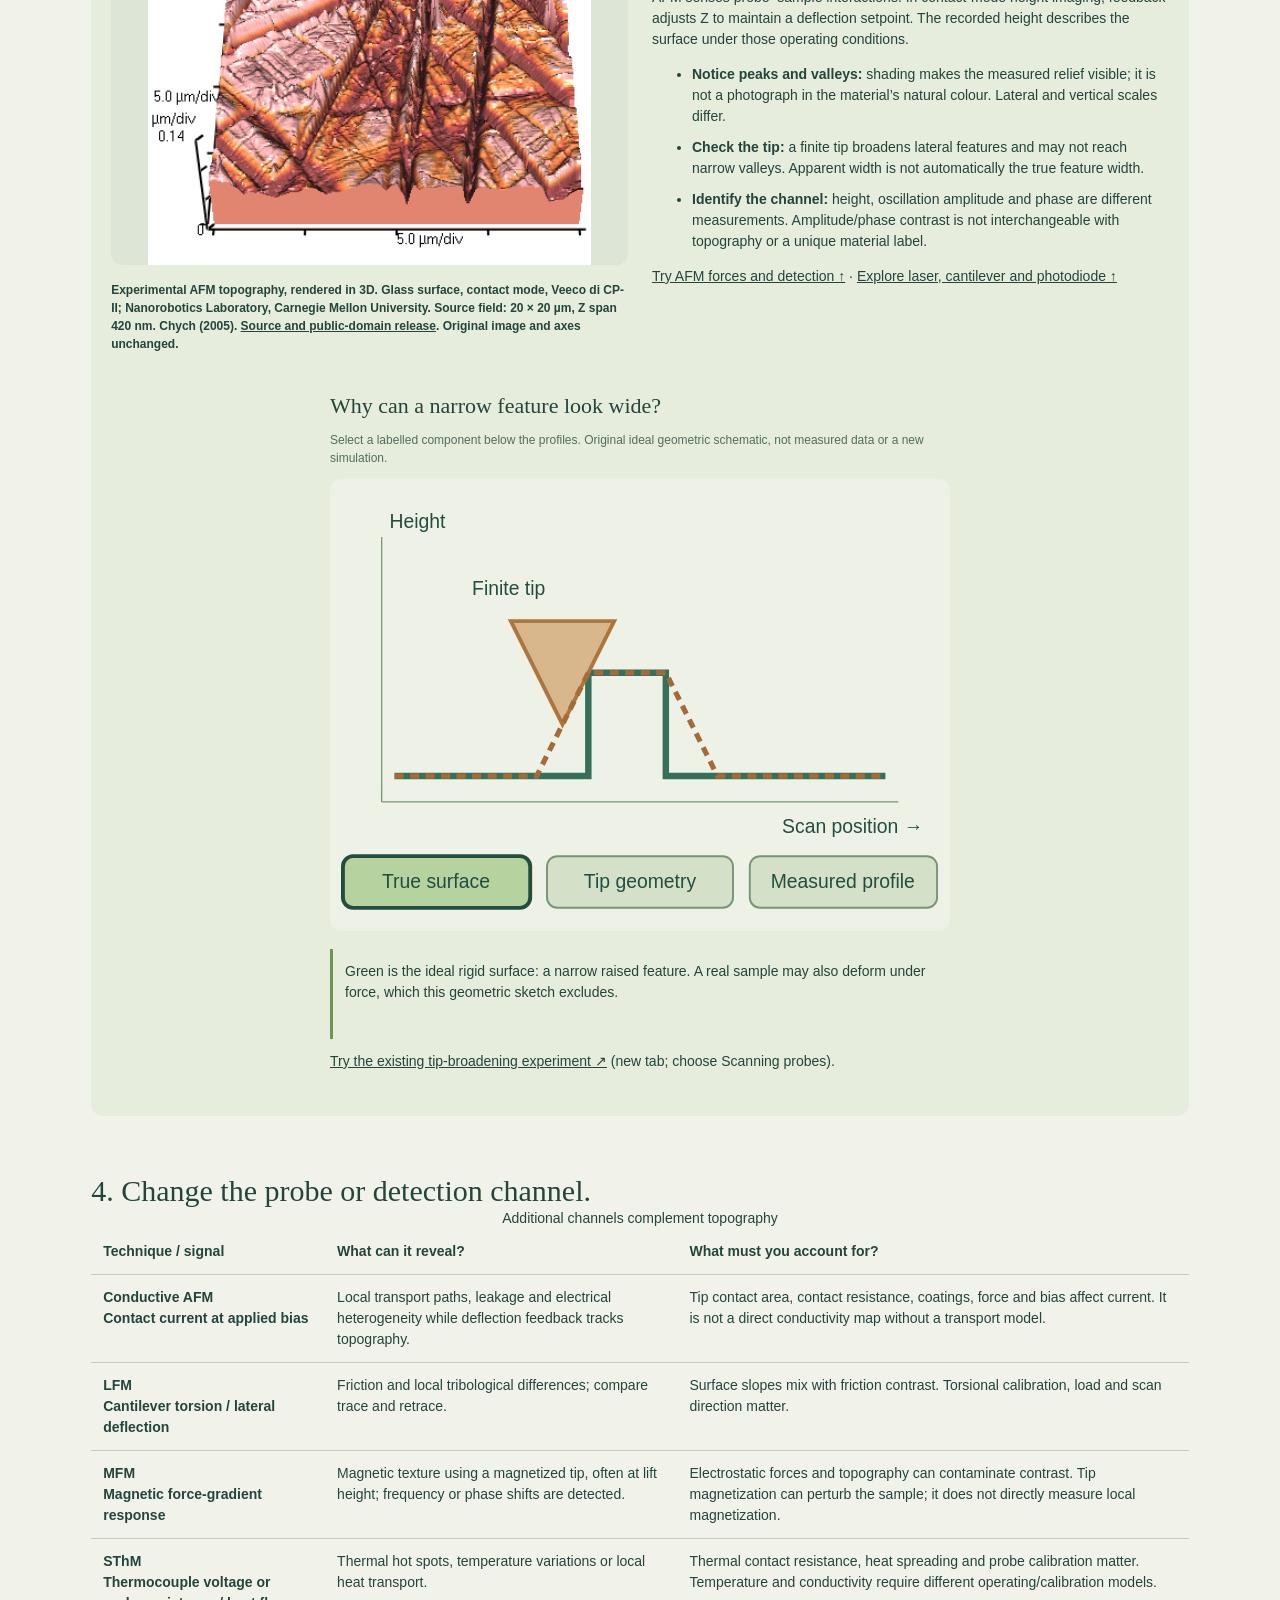
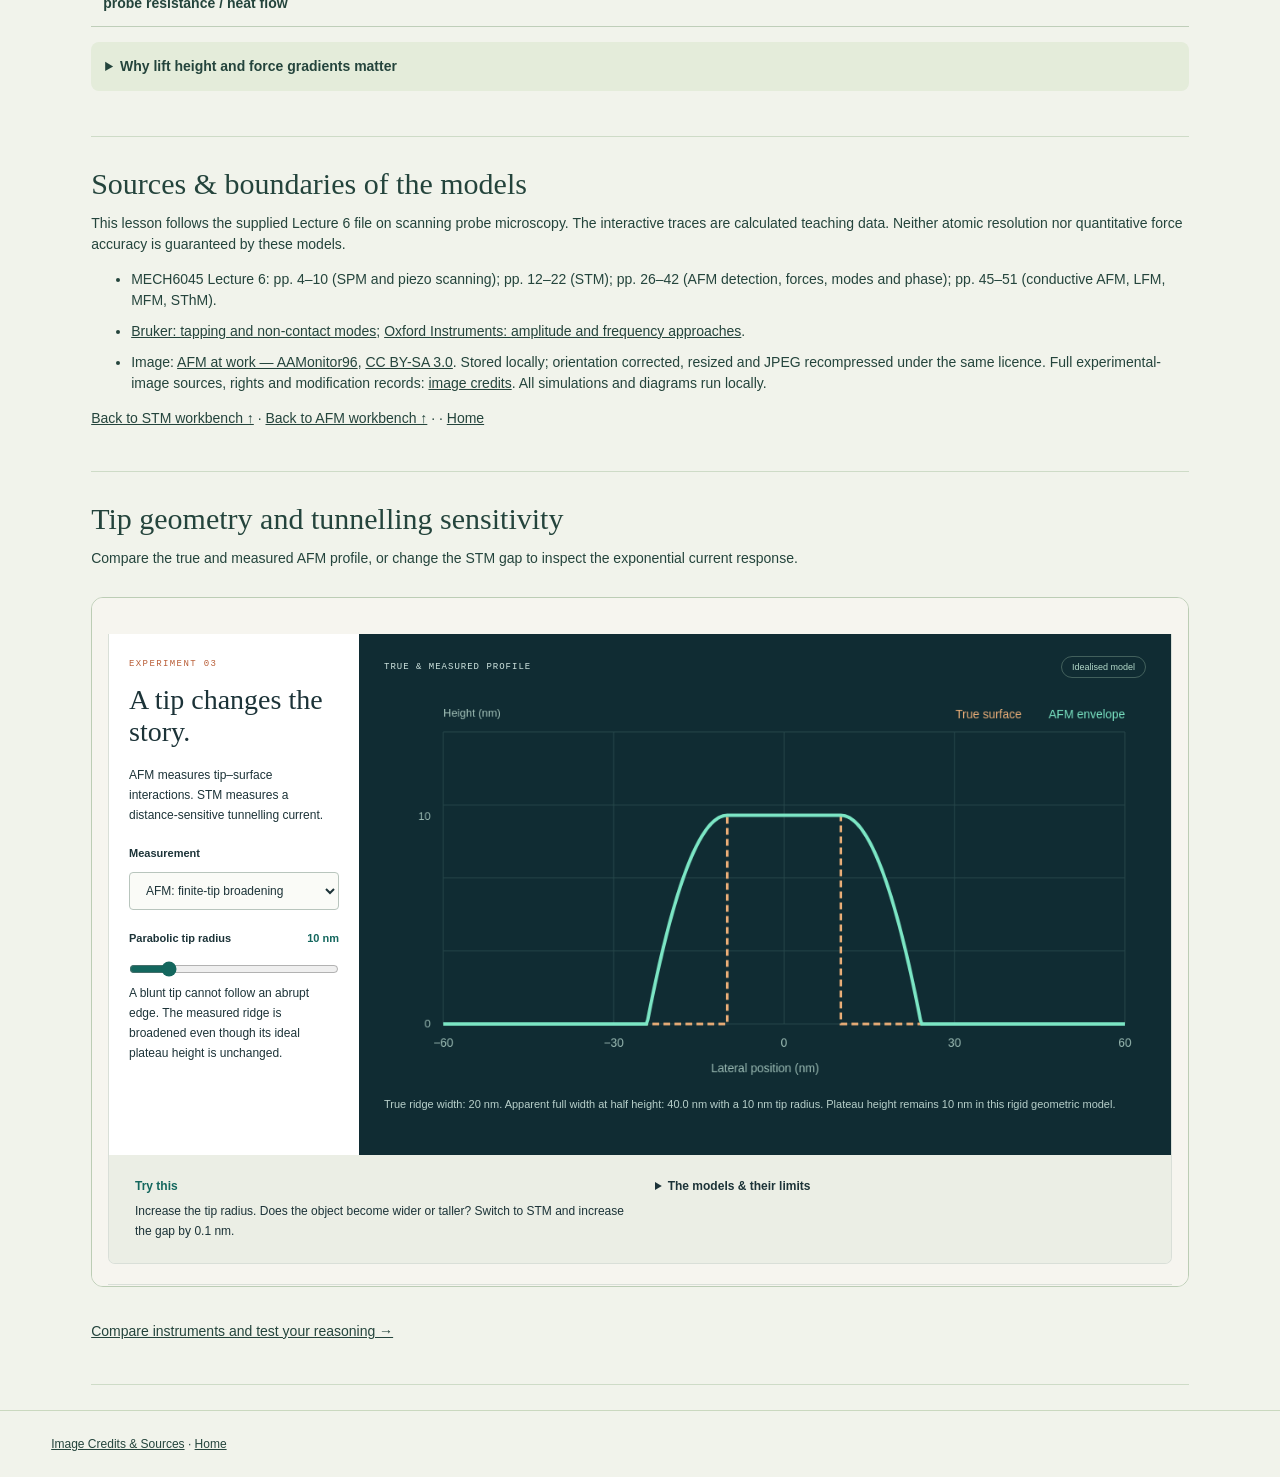
<file: spm.html>
<!doctype html><html lang="en"><head><meta charset="utf-8"><meta name="viewport" content="width=device-width,initial-scale=1"><title>NanoScope Lab · Scanning Probe Microscopy</title><meta name="description" content="Learn piezoelectric scanning, STM current feedback, AFM forces and dynamic modes through interactive teaching models."><link rel="icon" href="icon.svg"><link rel="stylesheet" href="sim.css"><link rel="stylesheet" href="navigation.css?v=consolidated1"><link rel="stylesheet" href="electron.css"><link rel="stylesheet" href="spm.css"><script src="spm-core.js" defer></script><script src="spm.js" defer></script><link rel="stylesheet" href="imaging-visuals.css"><script src="imaging-visuals.js" defer></script><link rel="stylesheet" href="learning-paths.css"><link rel="stylesheet" href="poster-covers.css?v=consolidated1"><script src="science-nav.js?v=consolidated1" defer></script></head><body>
<header class="site-nav"><a class="site-home" href="index.html">n° NanoScope <span>Home</span></a><nav aria-label="Learning paths"><a href="index.html#journey">Learning paths</a><a href="index.html#super-resolution">Super-resolution labs</a><a href="research.html">Research Frontiers</a></nav></header><div id="instrument-tools" class="instrument-links"><button type="button" data-instrument-view="afm">View Instrument · AFM</button><button type="button" data-instrument-view="stm">View Instrument · STM</button></div>
<main class="electron-page spm-page"><article class="pc pc--spm"><div class="pc-copy"><h1 class="pc-title">Map the invisible surface.</h1><p class="pc-hook">Learn STM, AFM, tunnelling, force, and nanoscale topography.</p><a class="pc-cta" href="#piezo">Explore scanning probe learning path</a></div><figure class="pc-art pc-art--figure"><img src="assets/images/stm-graphite.jpg" alt="Graphite electronic contrast · Frank Trixler / Nanotrix · public domain. Atomic contrast is not a photograph of atomic spheres." loading="lazy"></figure></article><aside class="path-map" aria-label="Key ideas"><h2>Your knowledge map</h2><ul><li><a href="#piezo"><strong>Piezo scanning</strong></a>Inverse piezoelectric strain moves the probe in XYZ; hysteresis, creep and drift require calibration.</li><li><a href="#stm"><strong>STM current & modes</strong></a>I ∝ exp(−2κg): constant height records current, while constant current records feedback height. Electronic states also matter.</li><li><a href="#afm"><strong>AFM detection & feedback</strong></a>Tip forces bend or perturb a cantilever. Optical-lever readout drives Z feedback; static deflection gives F = kδ.</li><li><a href="#afm"><strong>Force–distance & modes</strong></a>Contact samples repulsion; non-contact senses attractive interactions; tapping intermittently approaches or contacts the surface.</li><li><a href="#afm"><strong>Resonance & phase</strong></a>f₀ = (1/2π)√(k/m_eff). Dynamic amplitude, frequency and phase carry different information; phase is not a unique material label.</li><li><a href="#advanced"><strong>Other AFM channels</strong></a>Conductive AFM, lateral-force, magnetic-force and thermal probes extend the measurement beyond height.</li><li><a href="#tip-models">Try tip broadening & tunnelling sensitivity</a></li></ul></aside><section id="piezo"><h2>1. Position the tip with a piezo scanner.</h2><div class="e-two"><div><ul><li><strong>Direct effect:</strong> mechanical stress produces electrical polarization/charge.</li><li><strong>Inverse effect:</strong> an electric field produces strain. This is the actuator principle used to position a tip or sample.</li><li><strong>PZT:</strong> lead zirconate titanate, a ceramic whose ferroelectric domains are aligned by poling.</li><li><strong>XYZ motion:</strong> segmented tube electrodes bend the scanner laterally; a common drive extends or contracts it vertically.</li></ul><label for="piezoVoltage">Illustrative Z drive <output id="piezoOut"></output></label><input id="piezoVoltage" type="range" min="-50" max="50" value="0" step="1"><p class="e-caption">Linear demonstration: Δz = d<sub>eff</sub>V, with d<sub>eff</sub> = 0.2 nm/V. This is an invented effective scanner coefficient, not a PZT material specification. Motion is exaggerated.</p></div><div><svg class="e-diagram" viewBox="0 0 520 280" role="group" aria-label="Clickable piezo tube scanner" data-answer="piezoAnswer"><g data-part="pzt" tabindex="0" role="button" aria-label="PZT tube" aria-pressed="false"><rect x="190" y="100" width="135" height="140" rx="20" fill="#b6caa5"/><ellipse cx="257" cy="100" rx="67" ry="15" fill="#dbe6cb"/><text x="210" y="180">PZT tube</text></g><g data-part="electrodes" tabindex="0" role="button" aria-label="Segmented electrodes" aria-pressed="false"><path d="M193 125V220M323 125V220" stroke="#ad6f3b" stroke-width="12"/><text x="15" y="145">X/Y electrodes</text><path d="M120 150L185 165" stroke="#ad6f3b"/></g><g data-part="stage" tabindex="0" role="button" aria-label="Sample stage" aria-pressed="false"><g id="piezoStage"><rect x="165" y="65" width="185" height="22" fill="#3c7154"/><text x="195" y="52">Sample stage</text></g><text x="380" y="90">Z ↑</text><text x="355" y="245">X → / Y ↗</text></g></svg><p id="piezoAnswer" class="spm-answer" aria-live="polite">Click the tube, electrodes or stage to trace how voltage becomes motion.</p></div></div><details><summary>Strain, calibration and scanner limits</summary><p>For the inverse effect, S<sub>ij</sub> = d<sub>kij</sub>E<sub>k</sub>: S is dimensionless strain, d is a piezoelectric coefficient (m/V), and E is electric field (V/m). For a simple uniformly strained actuator, ΔL = SL; real tube displacement also depends on wall thickness, length and electrode geometry. The direct effect contributes D<sub>i</sub> = d<sub>ijk</sub>σ<sub>jk</sub>, with electric displacement D in C/m² and stress σ in Pa.</p><p>Hysteresis, creep, thermal drift and axis coupling prevent voltage from being an exact position ruler. Calibrated scanners and position sensors help. Neither lateral precision nor high Z sensitivity guarantees an artefact-free image.</p></details></section>
<section id="stm"><h2>2. STM: record current or let current control height.</h2><ul><li>A bias between a conducting tip and conducting or suitably conducting semiconducting sample enables tunnelling through a small gap.</li><li>Current changes exponentially with separation. The bias and local electronic states also affect the signal.</li><li>Constant-height scanning records changing current; it suits sufficiently flat surfaces and risks a tip collision on large features.</li><li>Constant-current scanning records feedback-controlled height. Its speed is limited by feedback response; the result is not pure geometric topography.</li></ul>
<div class="e-work"><div><svg class="e-diagram" viewBox="0 0 720 300" role="group" aria-label="STM scan with moving tip, gap and feedback loop" data-answer="stmAnswer"><g data-part="sample" tabindex="0" role="button" aria-label="Fixed conducting sample" aria-pressed="false"><path id="stmSurface" fill="none" stroke="#3c7154" stroke-width="5"/><text x="60" y="260">Fixed conducting profile · x = 0–100 nm</text></g><g data-part="tip" tabindex="0" role="button" aria-label="Conducting STM tip and gap" aria-pressed="false"><g id="movingTip"><path d="M-12 -45L0 0L12 -45Z" fill="#b17440"/><text x="17" y="-22">Tip</text></g><path id="gapLine" stroke="#a66b31" stroke-width="2"/></g><g data-part="feedback" tabindex="0" role="button" aria-label="Current feedback loop" aria-pressed="false"><g id="stmFeedback"><rect x="380" y="10" width="310" height="48" rx="8" fill="#d5e2c7"/><text x="395" y="29">I → compare setpoint → Z piezo</text><text x="395" y="48">↑ retract if current is too high</text></g></g><text id="feedbackStatus" x="50" y="286"></text></svg><p id="stmAnswer" class="spm-answer" aria-live="polite">Click the tip, sample or current-control loop. The tip motion and gap follow the selected scan mode.</p><canvas id="recorded" width="720" height="270" role="img" aria-label="Recorded STM line signal; current in constant-height mode or height in constant-current mode"></canvas></div><aside class="e-controls"><label for="stmMode">Scanning mode</label><select id="stmMode"><option value="height">Constant height · feedback off</option><option value="current">Constant current · feedback on</option></select><label for="scanPosition">Scan position <output id="positionOut"></output></label><input id="scanPosition" type="range" min="0" max="100" step="1" value="0"><button id="scanToggle">Start scan</button> <button id="resetSTM">Reset STM</button><p id="stmState" class="e-readout spm-state" aria-live="polite"></p><p id="scanStatus"></p><p class="e-caption">Recorded curve grows along the scan. Switching modes starts a fresh line over the same surface. Height is referenced to the common sample datum.</p></aside></div>
<details><summary>Tunnelling equation and simplified feedback</summary><div class="e-formula">I/I₀ = exp[−2κ(g − g₀)]<br>κ = √(2mₑφ)/ℏ<br>z<sub>next</sub> = z + G ln(I/I₀)/(2κ)</div><p>g = z − h(x) is the tip–surface gap in nm; g₀ = 0.50 nm, φ = 4 eV (converted to joules), κ is converted to nm⁻¹. I₀ is the reference current at g₀ under the same fixed nonzero bias and density of states. This uses the same current function as the existing STM instrument. Increasing g by 0.10 nm reduces current to about 13% in this barrier model.</p><p>Constant height fixes z = 0.65 nm. Constant current uses G = 0.35 with eight discrete feedback corrections per 1 nm scan step, then records z − g₀. The logarithmic current error drives height without supplying the true surface to the controller. Its residual error illustrates finite settling; controller steps have no calibrated physical time. Surface h(x) = 0.04 sin(2πx/40) + 0.08 exp[−((x−55)/9)²], with x and h in nm.</p><p>No electronic heterogeneity, noise, tip convolution or crash mechanics are simulated. A real feedback image follows a constant-current contour affected by local electronic states and bias. Insulating contamination can prevent tunnelling and cause approach feedback to crash the tip.</p></details></section>
<div class="real-reading" id="real-stm"><h3>Seeing Atomic-Scale Structure with STM</h3><div class="imaging-pair"><figure><img src="assets/images/stm-graphite.jpg" width="457" height="353" loading="lazy" alt="Experimental graphite STM image with a periodic bright pattern and original 0.5 nm scale bar"><figcaption><strong>Experimental STM image.</strong> Graphite measured in ambient conditions at LMU / CeNS, Munich. Frank Trixler (Nanotrix), 2007. Original 0.5 nm scale bar retained. <a href="https://commons.wikimedia.org/wiki/File:Graphite_ambient_STM.jpg">Source</a> · <a href="https://commons.wikimedia.org/wiki/File:Graphite_ambient_STM.jpg#Licensing">Author-released public domain</a>. Unmodified local file.</figcaption></figure><div><p>STM detects a tunnelling current between a conducting tip and sample, not optical light. The repeated bright pattern carries atomic-scale electronic information.</p><ul><li><strong>Notice the periodic contrast:</strong> bright sites are not photographs of atomic spheres. Bias, tip states and the sample’s electronic structure affect which sites appear bright.</li><li><strong>Mind the gap:</strong> current varies steeply with separation. Constant-height scanning records current; constant-current scanning records the height required to follow a current setpoint.</li><li><strong>Read the limits:</strong> the source does not specify bias, setpoint or recording mode. Do not infer those conditions, or a complete atomic lattice, from brightness alone.</li></ul><p><a href="#stm">Try STM feedback and tunnelling ↑</a> · <a href="#stmAnswer">Explore the clickable tip and feedback diagram ↑</a></p></div></div><details><summary>Which quantity becomes an STM image?</summary><p>With feedback off, I(x,y) changes as the tip scans at fixed height. With feedback on, the controller varies z(x,y) to keep current near a setpoint. The latter follows an electronic as well as geometric contour. Our fixed-electronic-structure experiment isolates gap dependence; this real image includes electronic contrast that the teaching model does not reproduce.</p></details></div><section id="afm"><h2>3. AFM: forces bend a lever; oscillations need a different readout.</h2><ul><li>A sharp tip on a flexible cantilever interacts with the surface. Attraction acts before short-range repulsion dominates.</li><li>A reflected laser and segmented photodiode detect bending or torsion. They do not photograph the surface.</li><li>Contact feedback commonly holds static deflection. Dynamic methods use amplitude or frequency-related signals.</li><li>Tip shape, calibration, adhesion and sample deformation affect measurements; insulating samples can be studied, including under suitable liquid conditions.</li></ul>
<div class="e-work"><div><canvas id="forcePlot" width="720" height="300" role="img" aria-label="Calculated force–distance curve and current operating point"></canvas><svg class="e-diagram" viewBox="0 0 720 350" role="group" aria-label="Clickable AFM optical lever and feedback detection" data-answer="afmAnswer"><g data-part="laser" role="button" tabindex="0" aria-label="Readout laser" aria-pressed="false"><rect x="125" y="20" width="90" height="28" rx="5" fill="#d2debe"/><text x="135" y="39">Laser</text><path id="reflected" stroke="#b86b37" stroke-width="3" fill="none"/></g><g data-part="cantilever" role="button" tabindex="0" aria-label="Cantilever and oscillation" aria-pressed="false"><rect x="50" y="120" width="50" height="40" fill="#b9cba8"/><rect id="oscEnvelope" x="265" y="140" width="22" height="0" fill="#d9c2a0" opacity=".7"/><path id="lever" stroke="#3c7154" stroke-width="6" fill="none"/><path id="afmTip" fill="#3c7154"/><text x="80" y="105">Cantilever + tip</text></g><g data-part="detector" role="button" tabindex="0" aria-label="Segmented photodiode" aria-pressed="false"><rect x="430" y="20" width="50" height="80" fill="#c6d8b9"/><path d="M430 60H480M455 20V100" stroke="#3c7154"/><circle id="detectorSpot" cx="450" cy="60" r="5" fill="#b86b37"/><text x="495" y="45">Photodiode</text><text x="495" y="65">bending / torsion</text></g><rect id="afmSample" x="170" y="190" width="190" height="16" fill="#aabd94"/><text x="380" y="220">Sample</text><g data-part="controller" role="button" tabindex="0" aria-label="Mode-specific feedback controller" aria-pressed="false"><rect x="35" y="270" width="650" height="60" rx="8" fill="#d5e2c7"/><text id="loopSignal" x="50" y="294"></text><text x="50" y="318">Detector → compare mode-specific setpoint → Z scanner → interaction</text></g></svg><p id="afmAnswer" class="spm-answer" aria-live="polite">Click the laser, cantilever, detector or controller. In static mode the lever bends with F/k; dynamic mode shows a prescribed oscillation instead.</p></div><aside class="e-controls"><label for="afmMode">AFM comparison</label><select id="afmMode"><option value="contact">Contact / static force</option><option value="noncontact">Non-contact / dynamic</option><option value="tapping">Tapping / dynamic</option></select><label for="distance">Tip–sample distance <output id="distanceOut"></output></label><input id="distance" type="range" min="0.28" max="1.2" step="0.01" value="0.31"><button id="animateAFM">Animate one slow cycle</button> <button id="resetAFM">Reset AFM</button><p id="afmState" class="e-readout spm-state" aria-live="polite"></p></aside></div><p id="afmNote" class="mode-note"></p>
<details><summary>Force model, signs and optical lever</summary><div class="e-formula">U(r) = 4ε[(σ/r)¹² − (σ/r)⁶]<br>F(r) = −dU/dr = (24ε/r)[2(σ/r)¹² − (σ/r)⁶]<br>Static equilibrium: δ = F/k</div><p>r is separation in nm; ε = 0.01 nN·nm, σ = 0.30 nm and k = 10 N/m. Positive force points away from the sample (repulsion); negative force is attractive. This Lennard-Jones-type curve illustrates two regimes, not a calibrated macroscopic tip/contact law. The zero-force separation is 2<sup>1/6</sup>σ ≈ 0.337 nm. Geometry is exaggerated and r is directly prescribed, rather than solved from scanner displacement and cantilever equilibrium.</p><p>A normalized photodiode difference S = (I<sub>upper</sub> − I<sub>lower</sub>)/(I<sub>upper</sub> + I<sub>lower</sub>) measures beam shift. Converting S to δ requires optical-lever calibration; converting δ to force requires k. The diagram shows the response qualitatively, not a ray trace. Adhesion hysteresis, snap-in, capillary forces, indentation and tip shape are omitted.</p></details>
<details><summary>Resonance, amplitude, phase and dynamic feedback</summary><div class="e-formula">f₀ = (1/2π)√(k/m<sub>eff</sub>)<br>m<sub>eff</sub>q̈ + γq̇ + kq = F<sub>drive</sub> cos(ωt) + F<sub>ts</sub>(r)<br>Small-amplitude limit: Δf ≈ −f₀(∂F/∂r)/(2k)</div><p>f₀ is frequency in Hz, k in N/m, effective mass m<sub>eff</sub> in kg and damping γ in kg/s. ω = 2πf is angular frequency in rad/s. The frequency-shift expression assumes a weak, conservative gradient and small motion, with positive r away from the surface; finite-amplitude AFM samples the interaction over an oscillation cycle.</p><p>Here the dynamic comparison prescribes r(t) = r̄ + A cos θ: A = 0.03 nm for the non-contact illustration and 0.18 nm for tapping, displayed as a slow two-second cycle. These small teaching amplitudes are not instrument settings. The force is evaluated along that path; we do not solve the oscillator equation or predict amplitude reduction, frequency shift or phase quantitatively. Distance ranges keep this illustrative motion within the plotted force range.</p><p>Contact feedback uses static deflection. AM tapping compares measured amplitude with its setpoint; intermittent repulsive interactions can change amplitude and dissipate energy. FM non-contact tracks resonance-frequency changes and may have a separate amplitude-control loop. Phase images measure the lag between drive and response: contrast can reflect dissipation, elasticity, adhesion and operating conditions, so phase is not a unique material label or direct modulus map.</p></details></section>
<div class="real-reading" id="real-afm"><h3>What Does AFM Really Measure?</h3><div class="imaging-pair"><figure><img src="assets/images/afm-glass.png" width="401" height="326" loading="lazy" alt="Experimental AFM height data of rough glass rendered as a shaded surface, with original axis labels"><figcaption><strong>Experimental AFM topography, rendered in 3D.</strong> Glass surface, contact mode, Veeco di CP-II; Nanorobotics Laboratory, Carnegie Mellon University. Source field: 20 × 20 µm, Z span 420 nm. Chych (2005). <a href="https://commons.wikimedia.org/wiki/File:AFMimageRoughGlass20x20.png">Source and public-domain release</a>. Original image and axes unchanged.</figcaption></figure><div><p>AFM senses probe–sample interactions. In contact-mode height imaging, feedback adjusts Z to maintain a deflection setpoint. The recorded height describes the surface under those operating conditions.</p><ul><li><strong>Notice peaks and valleys:</strong> shading makes the measured relief visible; it is not a photograph in the material’s natural colour. Lateral and vertical scales differ.</li><li><strong>Check the tip:</strong> a finite tip broadens lateral features and may not reach narrow valleys. Apparent width is not automatically the true feature width.</li><li><strong>Identify the channel:</strong> height, oscillation amplitude and phase are different measurements. Amplitude/phase contrast is not interchangeable with topography or a unique material label.</li></ul><p><a href="#afm">Try AFM forces and detection ↑</a> · <a href="#afmAnswer">Explore laser, cantilever and photodiode ↑</a></p></div></div>
<div class="imaging-schematic"><h3>Why can a narrow feature look wide?</h3><p class="e-caption">Select a labelled component below the profiles. Original ideal geometric schematic, not measured data or a new simulation.</p><svg viewBox="0 0 480 350" role="group" aria-label="Clickable comparison of true surface, finite tip geometry and broadened measured profile">
<path d="M40 250H440M40 250V45" fill="none" stroke="#789576"/><text x="46" y="38">Height</text><text x="350" y="274">Scan position →</text>
<path d="M50 230H200V150H260V230H430" fill="none" stroke="#36705b" stroke-width="5"/><path d="M140 110L180 190L220 110Z" fill="#d9b78d" stroke="#ad763d" stroke-width="3"/><text x="110" y="90">Finite tip</text><path d="M50 230H160L200 150H260L300 230H430" fill="none" stroke="#a66a38" stroke-width="4" stroke-dasharray="7 5"/><g role="button" tabindex="0" aria-label="True surface profile" aria-pressed="false" data-visual-part="Green is the ideal rigid surface: a narrow raised feature. A real sample may also deform under force, which this geometric sketch excludes."><rect x="10" y="292" width="145" height="40" rx="8"/><text x="82" y="317" text-anchor="middle">True surface</text></g>
<g role="button" tabindex="0" aria-label="Finite tip geometry" aria-pressed="false" data-visual-part="The amber tip touches a feature with its flank before its apex reaches the edge. The apex trajectory therefore extends beyond the true feature. A worn or wider tip increases this geometric broadening."><rect x="168" y="292" width="144" height="40" rx="8"/><text x="240" y="317" text-anchor="middle">Tip geometry</text></g>
<g role="button" tabindex="0" aria-label="Measured profile envelope" aria-pressed="false" data-visual-part="The dashed profile is an ideal tip-apex envelope: the feature looks wider although its plateau height is retained here. This geometric dilation is often called tip convolution; it is not an ordinary linear image blur. Real feedback, force and deformation can also alter height."><rect x="325" y="292" width="145" height="40" rx="8"/><text x="397" y="317" text-anchor="middle">Measured profile</text></g></svg><p class="diagram-answer" role="status">Select the true surface, tip or measured profile.</p><p><a href="#tip-models">Try the existing tip-broadening experiment ↗</a> (new tab; choose Scanning probes).</p></div></div><section id="advanced"><h2>4. Change the probe or detection channel.</h2><div class="e-table-wrap"><table><caption>Additional channels complement topography</caption><thead><tr><th>Technique / signal</th><th>What can it reveal?</th><th>What must you account for?</th></tr></thead><tbody><tr><th>Conductive AFM<br>Contact current at applied bias</th><td>Local transport paths, leakage and electrical heterogeneity while deflection feedback tracks topography.</td><td>Tip contact area, contact resistance, coatings, force and bias affect current. It is not a direct conductivity map without a transport model.</td></tr><tr><th>LFM<br>Cantilever torsion / lateral deflection</th><td>Friction and local tribological differences; compare trace and retrace.</td><td>Surface slopes mix with friction contrast. Torsional calibration, load and scan direction matter.</td></tr><tr><th>MFM<br>Magnetic force-gradient response</th><td>Magnetic texture using a magnetized tip, often at lift height; frequency or phase shifts are detected.</td><td>Electrostatic forces and topography can contaminate contrast. Tip magnetization can perturb the sample; it does not directly measure local magnetization.</td></tr><tr><th>SThM<br>Thermocouple voltage or probe resistance / heat flow</th><td>Thermal hot spots, temperature variations or local heat transport.</td><td>Thermal contact resistance, heat spreading and probe calibration matter. Temperature and conductivity require different operating/calibration models.</td></tr></tbody></table></div><details><summary>Why lift height and force gradients matter</summary><p>In MFM, a magnetic tip first follows topography and may retrace at a larger height to reduce short-range interactions. Dynamic contrast depends on the vertical derivative of tip–sample force. For a fixed magnetic dipole m<sub>z</sub>, F<sub>z</sub> ≈ m<sub>z</sub> ∂B<sub>z</sub>/∂z; frequency shift then involves ∂F<sub>z</sub>/∂z, hence a second field derivative in that model. Real tips have extended magnetization. Lift mode reduces some crosstalk but does not guarantee a purely magnetic image.</p></details></section>
<section id="references"><h2>Sources & boundaries of the models</h2><p>This lesson follows the supplied Lecture 6 file on scanning probe microscopy. The interactive traces are calculated teaching data. Neither atomic resolution nor quantitative force accuracy is guaranteed by these models.</p><ul><li>MECH6045 Lecture 6: pp. 4–10 (SPM and piezo scanning); pp. 12–22 (STM); pp. 26–42 (AFM detection, forces, modes and phase); pp. 45–51 (conductive AFM, LFM, MFM, SThM).</li><li><a href="https://www.brukerafmprobes.com/category/283/tappingmode-non-contact">Bruker: tapping and non-contact modes</a>; <a href="https://afm.oxinst.com/library/outreach/tapping-mode-for-afm-am-fm">Oxford Instruments: amplitude and frequency approaches</a>.</li><li>Image: <a href="https://commons.wikimedia.org/wiki/File:AFM_at_work.jpg">AFM at work — AAMonitor96</a>, <a href="https://creativecommons.org/licenses/by-sa/3.0/">CC BY-SA 3.0</a>. Stored locally; orientation corrected, resized and JPEG recompressed under the same licence. Full experimental-image sources, rights and modification records: <a href="assets/images/CREDITS.md">image credits</a>. All simulations and diagrams run locally.</li></ul><p><a href="#stm">Back to STM workbench ↑</a> · <a href="#afm">Back to AFM workbench ↑</a> ·  · <a href="index.html">Home</a></p></section><section id="tip-models"><h2>Tip geometry and tunnelling sensitivity</h2><p>Compare the true and measured AFM profile, or change the STM gap to inspect the exponential current response.</p><iframe class="learning-extra" src="background-guide.html?view=probes" title="AFM tip broadening and STM tunnelling experiments" loading="lazy"></iframe><p><a href="optical.html#concept-check">Compare instruments and test your reasoning →</a></p></section></main><footer class="credits-footer"><a href="image-credits.html">Image Credits &amp; Sources</a> · <a href="index.html">Home</a></footer></body></html>
</file>
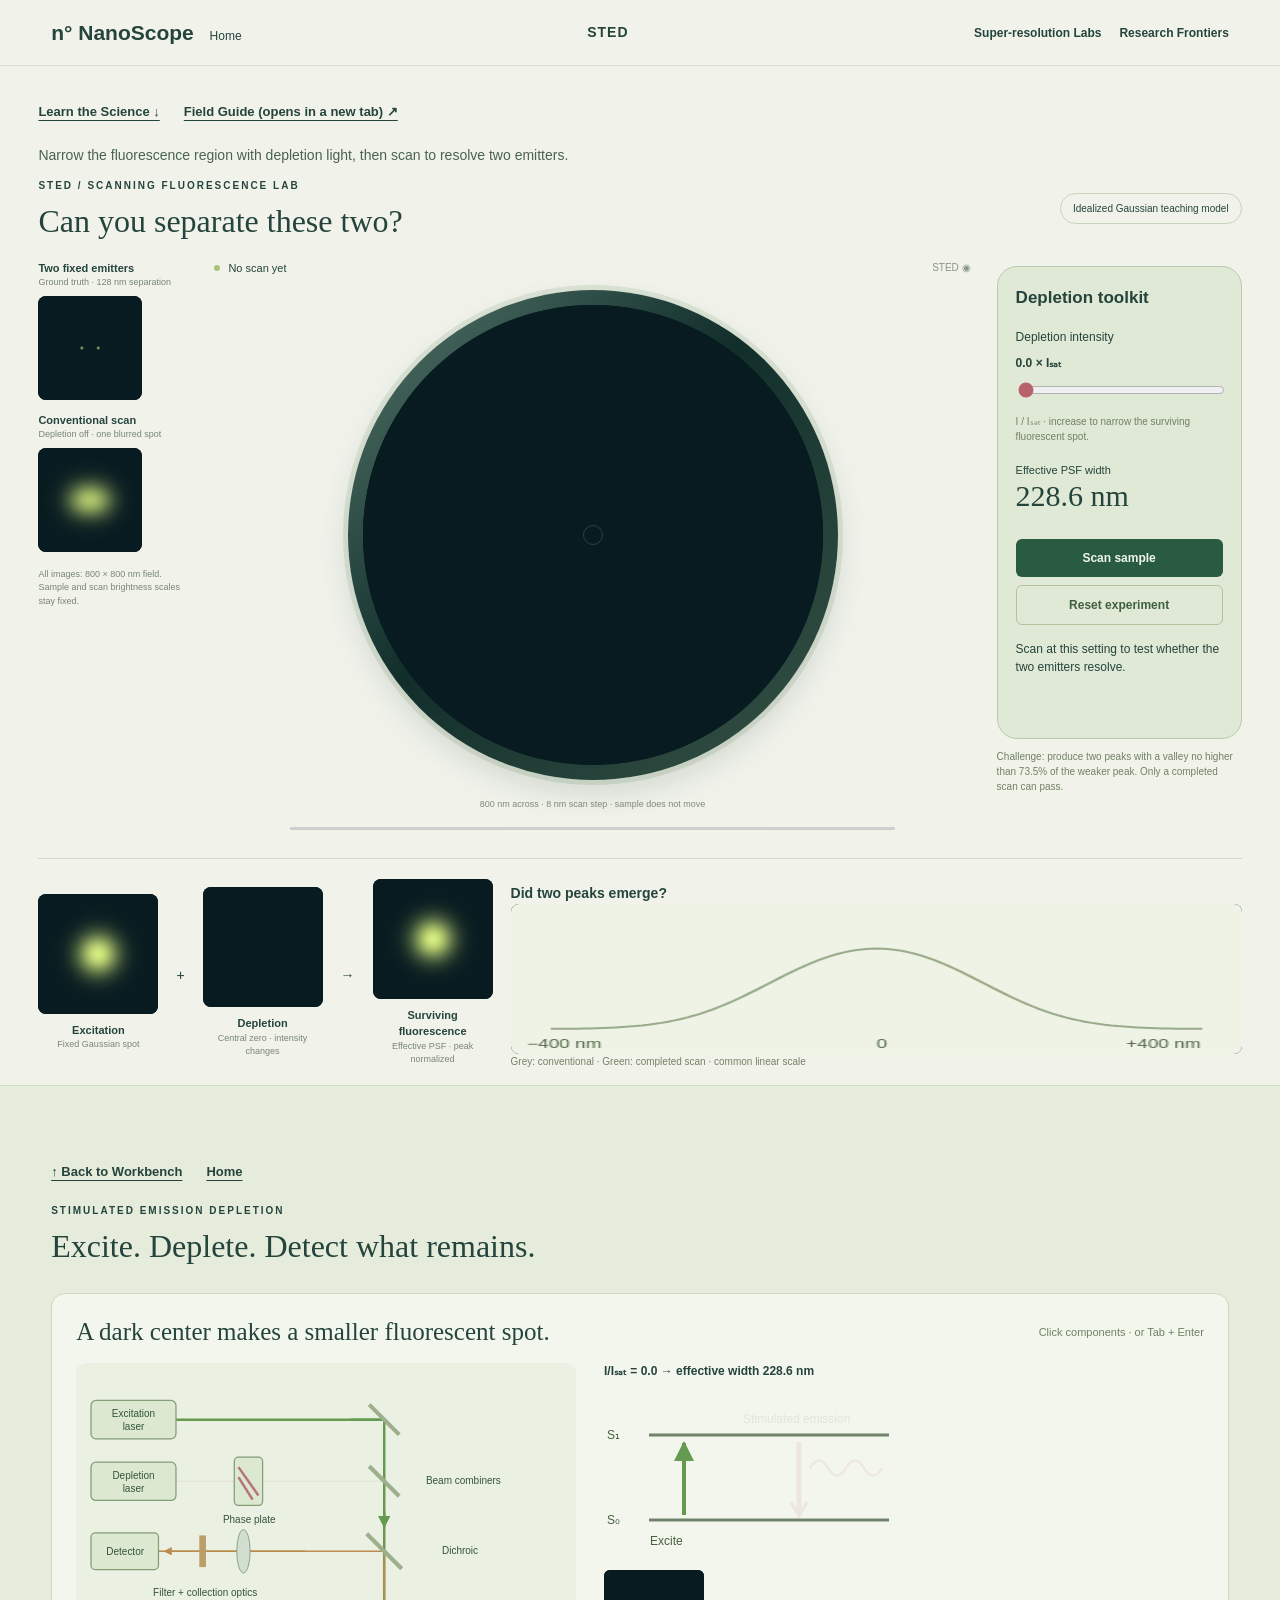
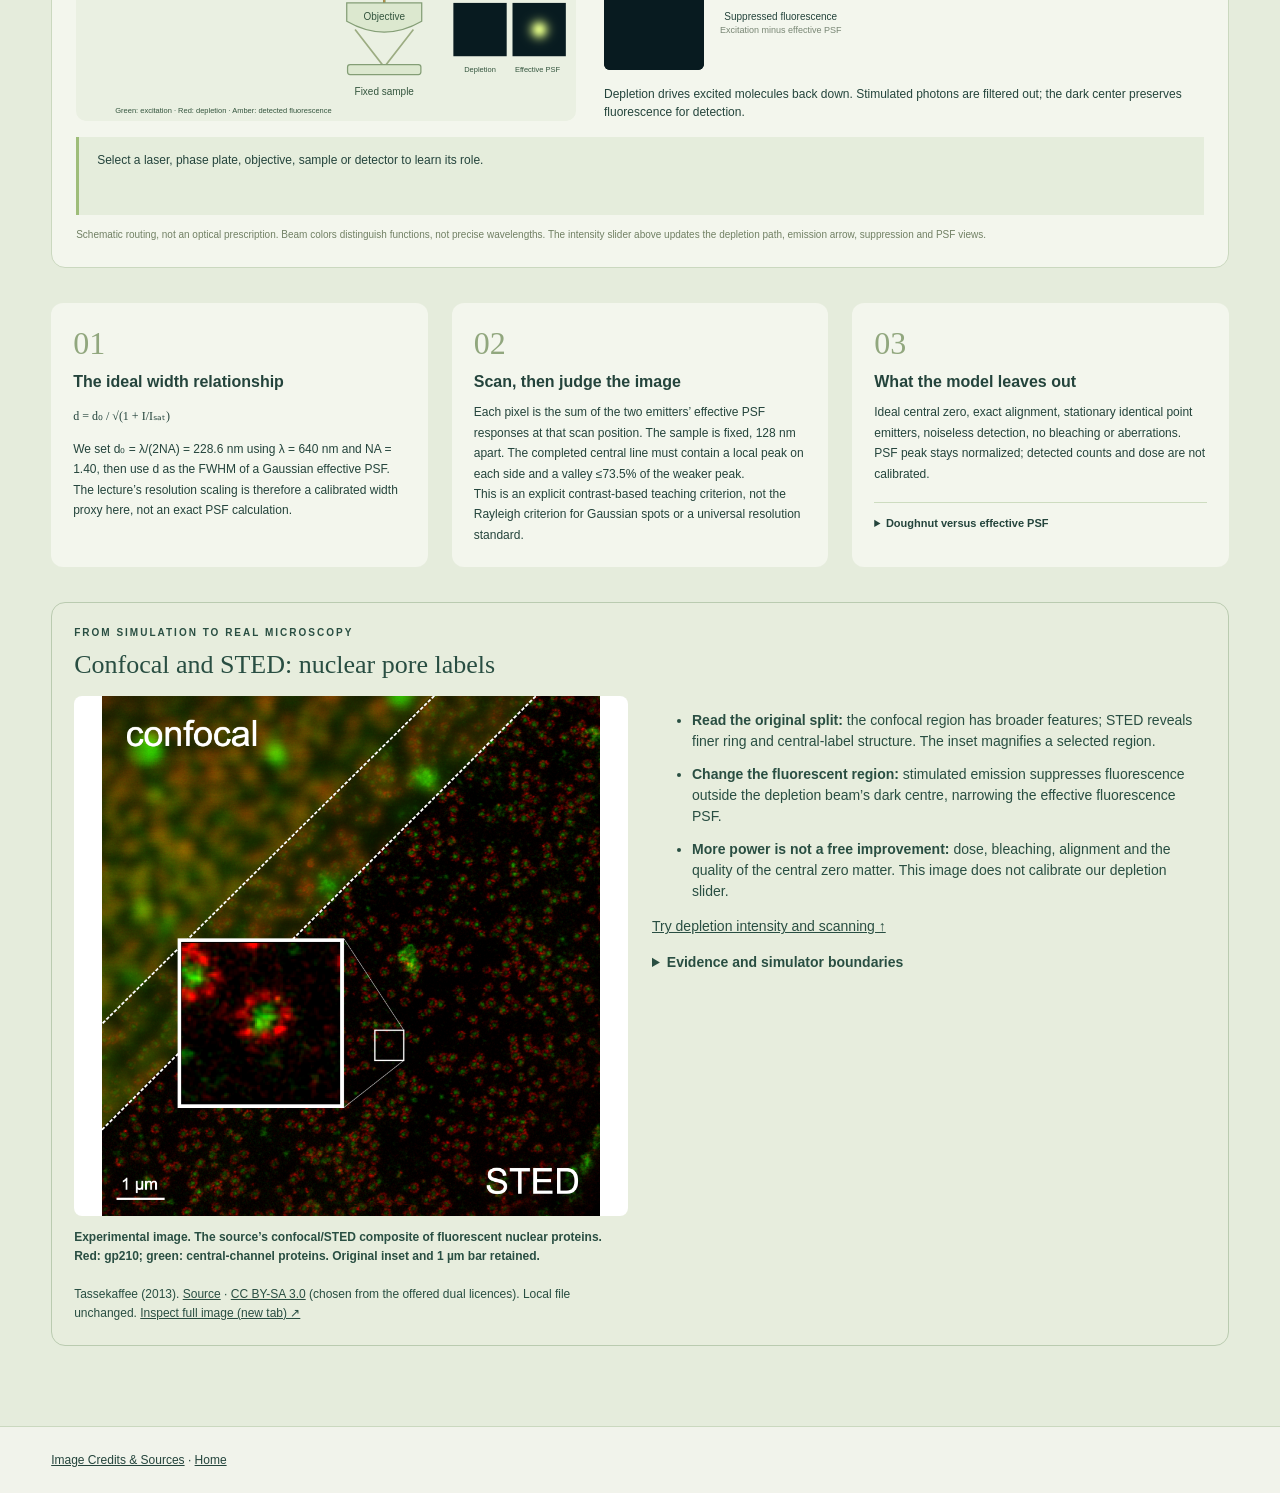
<file: sted.html>
<!doctype html><html lang="en"><head><meta charset="utf-8"><meta name="viewport" content="width=device-width,initial-scale=1"><title>NanoScope · STED laboratory</title><link rel="icon" href="icon.svg"><link rel="stylesheet" href="sim.css"><link rel="stylesheet" href="sted.css"><script src="sted-core.js" defer></script><script src="sted.js?v=ux6" defer></script><link rel="stylesheet" href="navigation.css?v=consolidated1"><script src="science-nav.js?v=consolidated1" defer></script><link rel="stylesheet" href="research-visuals.css"><link rel="stylesheet" href="learning-paths.css"><link rel="stylesheet" href="poster-covers.css?v=consolidated1"></head><body><header class="site-nav"><a class="site-home" href="index.html">n° NanoScope <span>Home</span></a><span class="current-lab">STED</span><nav aria-label="Laboratory navigation"><a href="index.html#super-resolution">Super-resolution Labs</a><a href="research.html">Research Frontiers</a></nav></header><main id="microscopeMode" tabindex="-1"><section id="workbench" class="experiment" aria-labelledby="experimentTitle"><nav class="science-links" aria-label="Experiment and explanation"><a href="#principles">Learn the Science ↓</a><a href="theory.html?from=sted" target="_blank" rel="noopener">Field Guide (opens in a new tab) ↗</a></nav><p class="lab-objective">Narrow the fluorescence region with depletion light, then scan to resolve two emitters.</p><div class="experiment-heading"><div><p class="eyebrow">STED / SCANNING FLUORESCENCE LAB</p><h1 id="experimentTitle">Can you separate these two?</h1></div><span class="model-label">Idealized Gaussian teaching model</span></div>
<div class="workspace"><aside class="references"><figure><figcaption>Two fixed emitters<small>Ground truth · 128 nm separation</small></figcaption><canvas id="truth" width="101" height="101" aria-label="Reference sample with two emitters 128 nanometres apart"></canvas></figure><figure><figcaption>Conventional scan<small>Depletion off · one blurred spot</small></figcaption><canvas id="conventional" width="101" height="101" aria-label="Unresolved conventional fluorescence image"></canvas></figure><p>All images: 800 × 800 nm field. Sample and scan brightness scales stay fixed.</p></aside>
<section class="observation" aria-label="STED scan observation"><div class="view-heading"><span class="live-dot"></span><span id="scanLabel">No scan yet</span><span>STED ◉</span></div><div class="eyepiece"><canvas id="scanImage" width="101" height="101" aria-label="Fluorescence image formed progressively by raster scanning"></canvas><div class="reticle" aria-hidden="true"></div></div><p class="scale-note">800 nm across · 8 nm scan step · sample does not move</p><progress id="scanProgress" max="101" value="0" aria-label="Raster scan progress"></progress></section>
<aside class="tools"><div class="sted-controls"><h2>Depletion toolkit</h2><label for="depletion">Depletion intensity <output id="intensityValue"></output></label><input id="depletion" type="range" min="0" max="24" step="0.5" value="0"><p class="hint">I / Iₛₐₜ · increase to narrow the surviving fluorescent spot.</p><div class="width-readout"><span>Effective PSF width</span><strong id="widthValue"></strong></div><button id="scan">Scan sample</button><button id="reset" class="secondary">Reset experiment</button><p id="result" role="status"></p></div><p class="hint">Challenge: produce two peaks with a valley no higher than 73.5% of the weaker peak. Only a completed scan can pass.</p></aside></div>
<div class="sted-beams"><figure><canvas id="excitation" width="101" height="101" aria-label="Fixed diffraction limited excitation profile"></canvas><figcaption>Excitation<small>Fixed Gaussian spot</small></figcaption></figure><span>+</span><figure><canvas id="doughnut" width="101" height="101" aria-label="Doughnut depletion profile with a dark center"></canvas><figcaption>Depletion<small>Central zero · intensity changes</small></figcaption></figure><span>→</span><figure><canvas id="effective" width="101" height="101" aria-label="Effective fluorescence PSF narrows with depletion"></canvas><figcaption>Surviving fluorescence<small>Effective PSF · peak normalized</small></figcaption></figure><div class="line-profile"><h2>Did two peaks emerge?</h2><canvas id="profile" width="460" height="150" aria-label="Central scan line: grey conventional and green completed STED scan"></canvas><p>Grey: conventional · Green: completed scan · common linear scale</p></div></div>
<div id="completion" class="completion" hidden role="status"><strong>You resolved the two emitters.</strong><a href="#principles">See how depletion made it possible ↓</a></div></section>
<section id="principles" class="principles"><nav class="science-links" aria-label="Return to experiment"><a href="#workbench">↑ Back to Workbench</a><a href="index.html">Home</a></nav><p class="eyebrow">STIMULATED EMISSION DEPLETION</p><h2>Excite. Deplete. Detect what remains.</h2><div class="optics-lesson"><div class="optics-heading"><h3>A dark center makes a smaller fluorescent spot.</h3><span>Click components · or Tab + Enter</span></div><div class="optics-layout">
<svg class="sted-optics" viewBox="0 0 600 430" role="group" aria-labelledby="stedOpticsTitle"><title id="stedOpticsTitle">Simplified STED optical path: excitation and phase-shaped depletion overlap at the sample; filtered fluorescence reaches the detector</title><defs><marker id="greenArrow" viewBox="0 0 10 10" refX="9" refY="5" markerWidth="5" markerHeight="5" orient="auto"><path d="M0 0L10 5L0 10Z" fill="#659b50"/></marker><marker id="amberArrow" viewBox="0 0 10 10" refX="9" refY="5" markerWidth="5" markerHeight="5" orient="auto"><path d="M0 0L10 5L0 10Z" fill="#bc8b4d"/></marker></defs>
<path d="M120 68H370V298" class="exc-ray"/><path id="depletionRay" d="M120 142H370V298" class="dep-ray"/><path d="M370 302V226H99" class="fluor-ray"/><path d="M330 68H365M370 178V197" class="exc-ray arrows"/><path d="M370 272V239M275 226H106" class="fluor-ray arrows"/>
<g data-sted="exc" role="button" tabindex="0" aria-label="Excitation laser" aria-pressed="false"><rect x="18" y="45" width="102" height="46" rx="6"/><text x="69" y="65">Excitation</text><text x="69" y="81">laser</text></g>
<g data-sted="dep" role="button" tabindex="0" aria-label="Depletion laser" aria-pressed="false"><rect x="18" y="119" width="102" height="46" rx="6"/><text x="69" y="139">Depletion</text><text x="69" y="155">laser</text></g>
<g data-sted="plate" role="button" tabindex="0" aria-label="Phase plate" aria-pressed="false"><rect x="190" y="113" width="34" height="58" rx="5"/><path d="M195 125L219 159M195 137L212 164" stroke="#b4757b" stroke-width="3"/><text x="208" y="192">Phase plate</text></g>
<path d="M352 50L388 86M352 124L388 160M349 205L391 247" stroke="#9eaf8d" stroke-width="5"/><text x="465" y="145">Beam combiners</text><text x="461" y="229">Dichroic</text>
<g data-sted="objective" role="button" tabindex="0" aria-label="Objective lens" aria-pressed="false"><path d="M325 288H415V310Q370 336 325 310Z"/><text x="370" y="308">Objective</text></g><path d="M335 320L370 365L405 320" fill="none" stroke="#9cac82" stroke-width="2"/>
<g data-sted="sample" role="button" tabindex="0" aria-label="Fixed sample" aria-pressed="false"><rect x="326" y="362" width="88" height="12" rx="3"/><text x="370" y="399">Fixed sample</text></g>
<g data-sted="detector" role="button" tabindex="0" aria-label="Fluorescence detector" aria-pressed="false"><rect x="18" y="204" width="81" height="44" rx="5"/><text x="59" y="231">Detector</text></g><rect x="148" y="207" width="8" height="38" fill="#bc9e67"/><ellipse cx="201" cy="226" rx="8" ry="26" fill="#d2ded0" stroke="#7a987d"/><text x="155" y="280">Filter + collection optics</text><image id="opticDoughnut" x="453" y="288" width="64" height="64"/><image id="opticPSF" x="524" y="288" width="64" height="64"/><text x="485" y="371" class="small">Depletion</text><text x="554" y="371" class="small">Effective PSF</text><text x="177" y="420" class="small">Green: excitation · Red: depletion · Amber: detected fluorescence</text>
</svg><div class="sted-process"><p id="theoryWidth" class="optic-state"></p><svg viewBox="0 0 320 150" class="energy" role="img" aria-label="Excitation raises a fluorophore to the excited state; stimulated emission returns it before spontaneous fluorescence"><path d="M45 35H285M45 120H285" stroke="#71836a" stroke-width="3"/><text x="3" y="39">S₁</text><text x="3" y="124">S₀</text><path d="M80 115V43" stroke="#67994b" stroke-width="4" marker-end="url(#greenArrow)"/><text x="46" y="145">Excite</text><g id="stimulatedArrow"><path d="M195 42V114" stroke="#bf626d" stroke-width="5"/><path d="M187 102L195 116L203 102" fill="none" stroke="#bf626d" stroke-width="3"/><text x="139" y="23">Stimulated emission</text><path d="M206 68q9 -15 18 0t18 0t18 0t18 0" fill="none" stroke="#bf626d" stroke-width="2"/></g></svg><figure class="suppression"><canvas id="suppression" width="101" height="101" aria-label="Fluorescence suppressed outside the central surviving PSF"></canvas><figcaption>Suppressed fluorescence<small>Excitation minus effective PSF</small></figcaption></figure><p>Depletion drives excited molecules back down. Stimulated photons are filtered out; the dark center preserves fluorescence for detection.</p></div></div><div class="optic-description" id="opticExplanation" aria-live="polite">Select a laser, phase plate, objective, sample or detector to learn its role.</div><p class="optic-caveat">Schematic routing, not an optical prescription. Beam colors distinguish functions, not precise wavelengths. The intensity slider above updates the depletion path, emission arrow, suppression and PSF views.</p></div>
<div class="lesson-grid sted-lessons"><article><span class="step">01</span><h3>The ideal width relationship</h3><p class="equation">d = d₀ / √(1 + I/Iₛₐₜ)</p><p>We set d₀ = λ/(2NA) = 228.6 nm using λ = 640 nm and NA = 1.40, then use d as the FWHM of a Gaussian effective PSF. The lecture’s resolution scaling is therefore a calibrated width proxy here, not an exact PSF calculation.</p></article><article><span class="step">02</span><h3>Scan, then judge the image</h3><p>Each pixel is the sum of the two emitters’ effective PSF responses at that scan position. The sample is fixed, 128 nm apart. The completed central line must contain a local peak on each side and a valley ≤73.5% of the weaker peak.</p><p>This is an explicit contrast-based teaching criterion, not the Rayleigh criterion for Gaussian spots or a universal resolution standard.</p></article><article><span class="step">03</span><h3>What the model leaves out</h3><p>Ideal central zero, exact alignment, stationary identical point emitters, noiseless detection, no bleaching or aberrations. PSF peak stays normalized; detected counts and dose are not calibrated.</p><details><summary>Doughnut versus effective PSF</summary><p>The red beam is an illustrative r² exp(−r²/r₀²) doughnut with r₀ = 160 nm. I/Iₛₐₜ is the effective depletion-strength parameter in the width law; we do not solve rate equations from this displayed ring. The Gaussian suppression corresponds to a near-axis parabolic depletion approximation. It is not a full pulsed or continuous-wave STED simulation.</p><p>Image and beam scales are fixed during adjustment. Doughnut brightness is normalized to slider maximum; fluorescence images share a fixed 0–2 signal scale. Reference dots are schematic. Lecture 4 pp. 17–21 supplies the STED principle, phase plate and resolution relationship.</p></details></article></div><article id="real-microscopy" class="evidence"><p class="eyebrow">FROM SIMULATION TO REAL MICROSCOPY</p><h3>Confocal and STED: nuclear pore labels</h3><div class="evidence-grid"><figure><a href="assets/images/sted-nuclear-pores.png" target="_blank" rel="noopener" aria-label="Open full experimental image in a new tab"><img src="assets/images/sted-nuclear-pores.png" loading="lazy" alt="Confocal and STED: nuclear pore labels; original experimental panels and labels preserved"></a><figcaption><strong>Experimental image.</strong> The source’s confocal/STED composite of fluorescent nuclear proteins. Red: gp210; green: central-channel proteins. Original inset and 1 µm bar retained.</figcaption><p class="provenance">Tassekaffee (2013). <a href="https://commons.wikimedia.org/wiki/File:2color-STED-example.png">Source</a> · <a href="https://creativecommons.org/licenses/by-sa/3.0/">CC BY-SA 3.0</a> (chosen from the offered dual licences). Local file unchanged. <a href="assets/images/sted-nuclear-pores.png" target="_blank" rel="noopener">Inspect full image (new tab) ↗</a></p></figure><div><ul><li><strong>Read the original split:</strong> the confocal region has broader features; STED reveals finer ring and central-label structure. The inset magnifies a selected region.</li><li><strong>Change the fluorescent region:</strong> stimulated emission suppresses fluorescence outside the depletion beam’s dark centre, narrowing the effective fluorescence PSF.</li><li><strong>More power is not a free improvement:</strong> dose, bleaching, alignment and the quality of the central zero matter. This image does not calibrate our depletion slider.</li></ul><p><a href="#workbench">Try depletion intensity and scanning ↑</a></p><details><summary>Evidence and simulator boundaries</summary><p>These are acquired experimental data, independent of this website. The workbench uses a synthetic specimen and a simplified model; it does not reproduce this dataset. Display colours encode fluorescence channels, not the specimen’s natural appearance. No sharpened surrogate or unrelated image has been added as a conventional comparison.</p><p><a href="assets/images/CREDITS.md">Full provenance and reuse rights</a></p></details></div></div></article></section></main><noscript>Enable JavaScript to enter and scan in the STED lab.</noscript><footer class="credits-footer"><a href="image-credits.html">Image Credits &amp; Sources</a> · <a href="index.html">Home</a></footer></body></html>
</file>
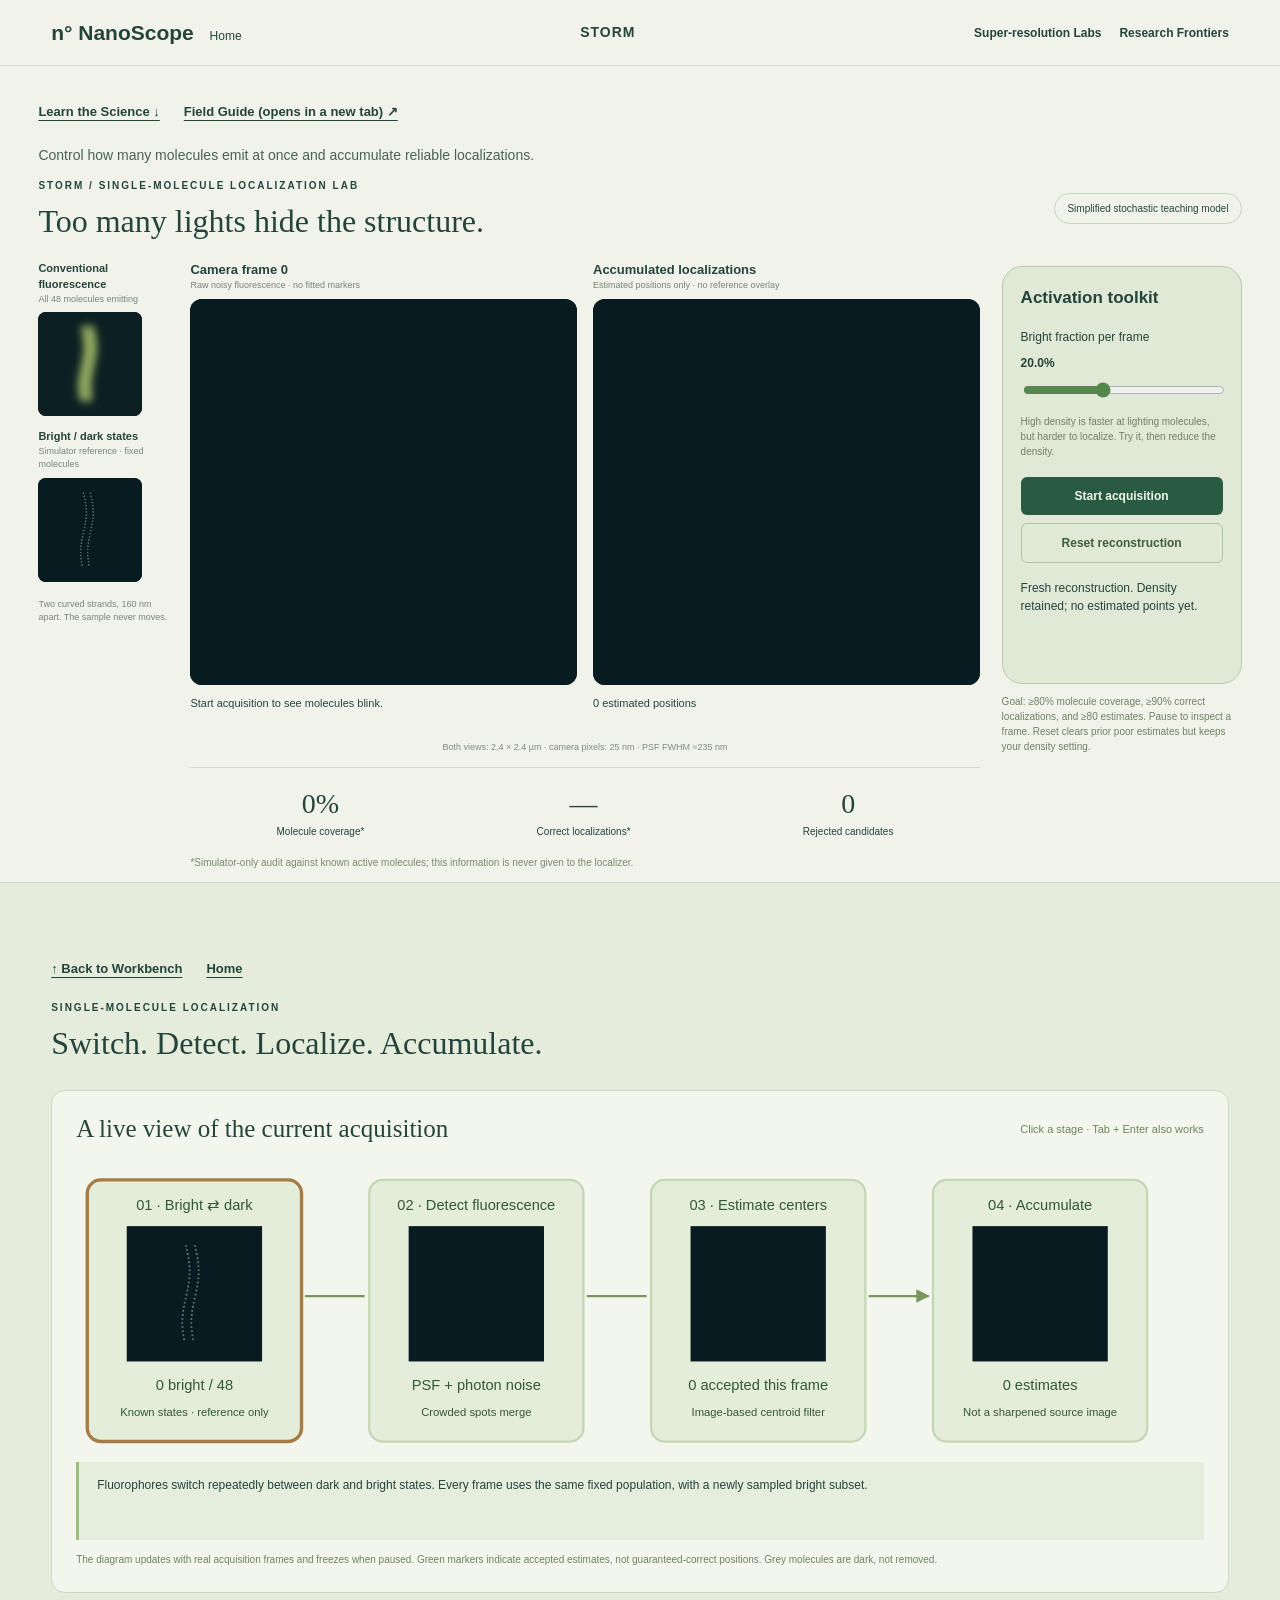
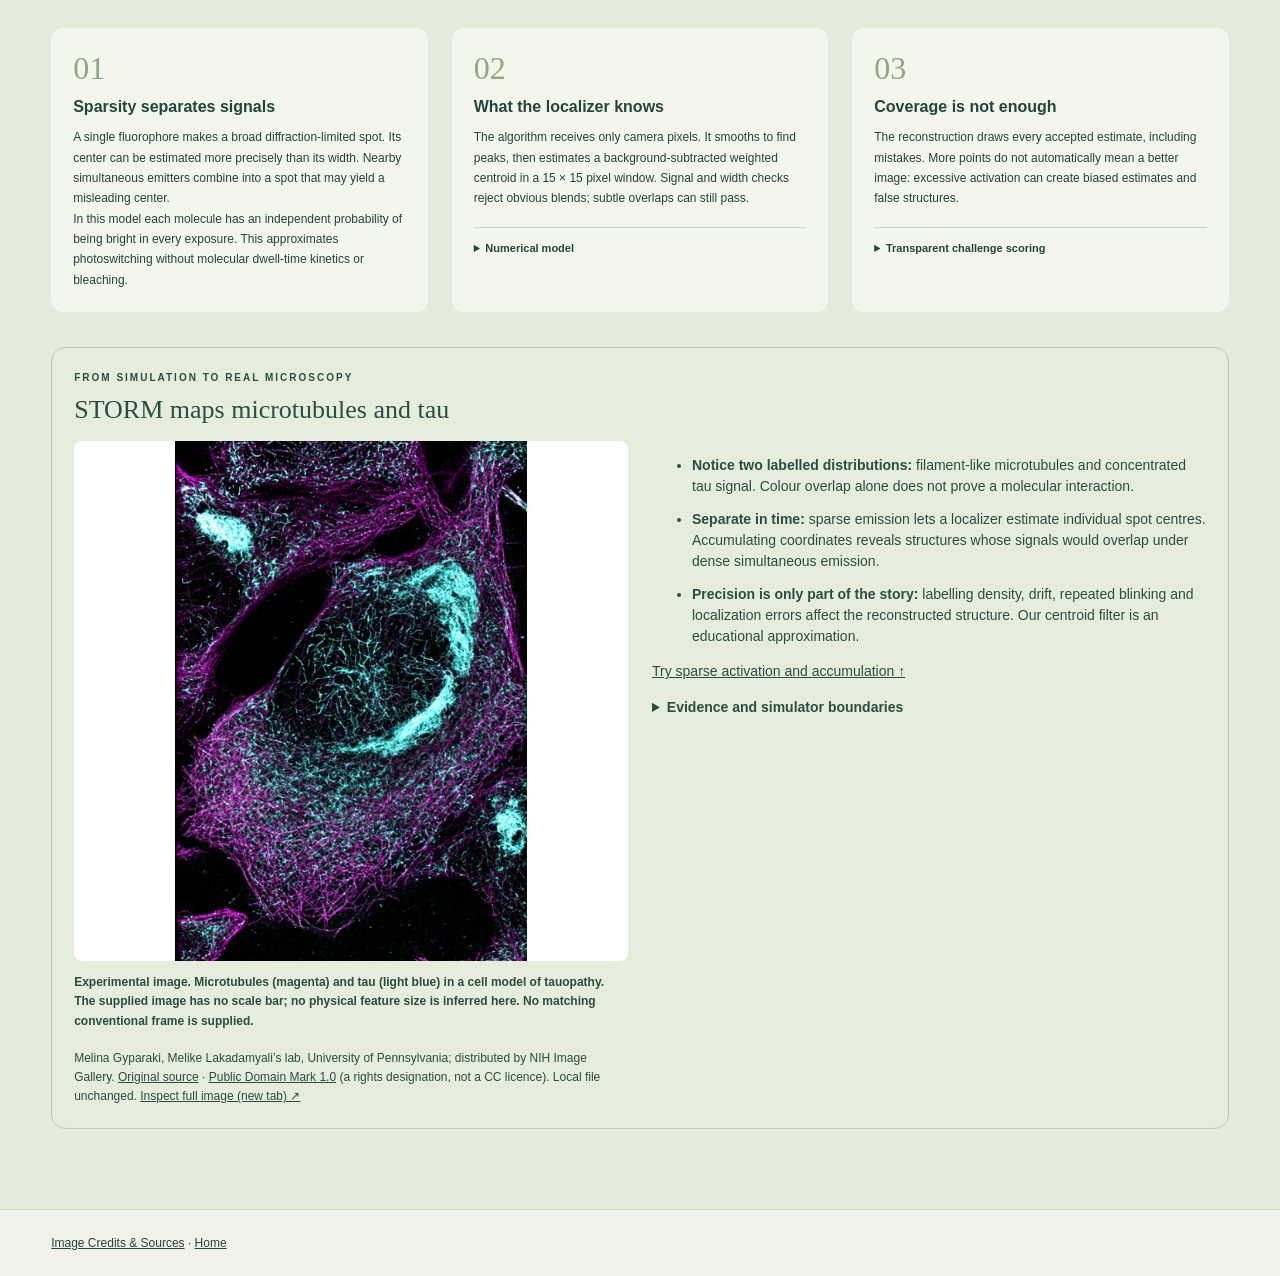
<file: storm.html>
<!doctype html><html lang="en"><head><meta charset="utf-8"><meta name="viewport" content="width=device-width,initial-scale=1"><title>NanoScope · STORM laboratory</title><link rel="icon" href="icon.svg"><link rel="stylesheet" href="sim.css"><link rel="stylesheet" href="sted.css"><link rel="stylesheet" href="storm.css"><script src="storm-core.js" defer></script><script src="storm.js?v=ux6" defer></script><link rel="stylesheet" href="navigation.css?v=consolidated1"><script src="science-nav.js?v=consolidated1" defer></script><link rel="stylesheet" href="research-visuals.css"><link rel="stylesheet" href="learning-paths.css"><link rel="stylesheet" href="poster-covers.css?v=consolidated1"></head><body><header class="site-nav"><a class="site-home" href="index.html">n° NanoScope <span>Home</span></a><span class="current-lab">STORM</span><nav aria-label="Laboratory navigation"><a href="index.html#super-resolution">Super-resolution Labs</a><a href="research.html">Research Frontiers</a></nav></header><main id="microscopeMode" tabindex="-1"><section id="workbench" class="experiment"><nav class="science-links" aria-label="Experiment and explanation"><a href="#principles">Learn the Science ↓</a><a href="theory.html?from=storm" target="_blank" rel="noopener">Field Guide (opens in a new tab) ↗</a></nav><p class="lab-objective">Control how many molecules emit at once and accumulate reliable localizations.</p><div class="experiment-heading"><div><p class="eyebrow">STORM / SINGLE-MOLECULE LOCALIZATION LAB</p><h1>Too many lights hide the structure.</h1></div><span class="model-label">Simplified stochastic teaching model</span></div><div class="workspace storm-workspace"><aside class="references"><figure><figcaption>Conventional fluorescence<small>All 48 molecules emitting</small></figcaption><canvas id="conventional" width="96" height="96" aria-label="Blurred conventional image of two curved fluorescent strands"></canvas></figure><figure><figcaption>Bright / dark states<small>Simulator reference · fixed molecules</small></figcaption><canvas id="states" width="240" height="240" aria-label="Actual molecule states: bright green and dark grey"></canvas></figure><p>Two curved strands, 160 nm apart. The sample never moves.</p></aside>
<section class="storm-observation" aria-label="Camera and localization workbench"><div class="storm-views"><figure><figcaption>Camera frame <span id="frameCount">0</span><small>Raw noisy fluorescence · no fitted markers</small></figcaption><canvas id="camera" width="96" height="96" aria-label="Current noisy fluorescence frame with isolated or overlapping spots"></canvas><p id="frameInfo">Start acquisition to see molecules blink.</p></figure><figure><figcaption>Accumulated localizations<small>Estimated positions only · no reference overlay</small></figcaption><canvas id="reconstruction" width="480" height="480" aria-label="Progressively accumulated estimated molecular positions"></canvas><p id="pointCount">0 estimated positions</p></figure></div><p class="scale-note">Both views: 2.4 × 2.4 µm · camera pixels: 25 nm · PSF FWHM ≈235 nm</p><div class="metrics"><div><strong id="coverage">0%</strong><span>Molecule coverage*</span></div><div><strong id="quality">—</strong><span>Correct localizations*</span></div><div><strong id="rejections">0</strong><span>Rejected candidates</span></div></div><p class="audit-note">*Simulator-only audit against known active molecules; this information is never given to the localizer.</p></section>
<aside class="tools"><div class="sted-controls"><h2>Activation toolkit</h2><label for="density">Bright fraction per frame <output id="densityValue">20.0%</output></label><input id="density" type="range" min="1" max="50" step="0.5" value="20"><p class="hint">High density is faster at lighting molecules, but harder to localize. Try it, then reduce the density.</p><button id="toggle">Start acquisition</button><button id="reset" class="secondary">Reset reconstruction</button><p id="status" role="status">Find a density that separates flashes without sacrificing coverage.</p></div><p class="hint">Goal: ≥80% molecule coverage, ≥90% correct localizations, and ≥80 estimates. Pause to inspect a frame. Reset clears prior poor estimates but keeps your density setting.</p></aside></div><div id="completion" class="completion" hidden role="status"><strong>You recovered the sample through sparse localization.</strong><a href="#principles">Why fewer lights reveal more ↓</a></div></section>
<section id="principles" class="principles"><nav class="science-links" aria-label="Return to experiment"><a href="#workbench">↑ Back to Workbench</a><a href="index.html">Home</a></nav><p class="eyebrow">SINGLE-MOLECULE LOCALIZATION</p><h2>Switch. Detect. Localize. Accumulate.</h2><div class="optics-lesson"><div class="optics-heading"><h3>A live view of the current acquisition</h3><span>Click a stage · Tab + Enter also works</span></div><svg class="storm-diagram" viewBox="0 0 1000 265" role="group" aria-labelledby="diagramTitle"><title id="diagramTitle">Live STORM sequence from molecule states to accumulated localization image</title><defs><marker id="stormArrow" viewBox="0 0 10 10" refX="9" refY="5" markerWidth="6" markerHeight="6" orient="auto"><path d="M0 0L10 5L0 10Z" fill="#79965d"/></marker></defs><path class="stage-arrows" d="M203 118H256M453 118H506M703 118H756"/>
<g data-stage="switch" role="button" tabindex="0" aria-label="Photoswitching bright and dark states" aria-pressed="true"><rect x="10" y="15" width="190" height="232" rx="12"/><text x="105" y="42">01 · Bright ⇄ dark</text><image id="stateImage" x="45" y="56" width="120" height="120"/><text id="brightCount" x="105" y="201">0 bright / 48</text><text x="105" y="224" class="small">Known states · reference only</text></g>
<g data-stage="detect" role="button" tabindex="0" aria-label="Sparse emission and fluorescence detection" aria-pressed="false"><rect x="260" y="15" width="190" height="232" rx="12"/><text x="355" y="42">02 · Detect fluorescence</text><image id="cameraImage" x="295" y="56" width="120" height="120"/><text x="355" y="201">PSF + photon noise</text><text x="355" y="224" class="small">Crowded spots merge</text></g>
<g data-stage="localize" role="button" tabindex="0" aria-label="Estimate positions from the camera image" aria-pressed="false"><rect x="510" y="15" width="190" height="232" rx="12"/><text x="605" y="42">03 · Estimate centers</text><image id="fitImage" x="545" y="56" width="120" height="120"/><text id="fitCount" x="605" y="201">0 accepted this frame</text><text x="605" y="224" class="small">Image-based centroid filter</text></g>
<g data-stage="accumulate" role="button" tabindex="0" aria-label="Accumulate measured positions" aria-pressed="false"><rect x="760" y="15" width="190" height="232" rx="12"/><text x="855" y="42">04 · Accumulate</text><image id="sumImage" x="795" y="56" width="120" height="120"/><text id="sumCount" x="855" y="201">0 estimates</text><text x="855" y="224" class="small">Not a sharpened source image</text></g></svg><p id="diagramExplanation" class="optic-description">Fluorophores switch repeatedly between dark and bright states. Every frame uses the same fixed population, with a newly sampled bright subset.</p><p class="optic-caveat">The diagram updates with real acquisition frames and freezes when paused. Green markers indicate accepted estimates, not guaranteed-correct positions. Grey molecules are dark, not removed.</p></div>
<div class="lesson-grid sted-lessons"><article><span class="step">01</span><h3>Sparsity separates signals</h3><p>A single fluorophore makes a broad diffraction-limited spot. Its center can be estimated more precisely than its width. Nearby simultaneous emitters combine into a spot that may yield a misleading center.</p><p>In this model each molecule has an independent probability of being bright in every exposure. This approximates photoswitching without molecular dwell-time kinetics or bleaching.</p></article><article><span class="step">02</span><h3>What the localizer knows</h3><p>The algorithm receives only camera pixels. It smooths to find peaks, then estimates a background-subtracted weighted centroid in a 15 × 15 pixel window. Signal and width checks reject obvious blends; subtle overlaps can still pass.</p><details><summary>Numerical model</summary><p>48 fixed emitters; Gaussian PSF σ = 100 nm; 1,200 expected photons per bright molecule per exposure; Poisson photon counts plus 2 background photons/pixel. Detection uses a 3 × 3 mean filter and peaks ≥6 photons/pixel. Candidates within 200 nm are merged; accepted windows require 700–1,650 background-subtracted counts and moment width 70–115 nm. This is a simple centroid model, not a validated maximum-likelihood fitter.</p></details></article><article><span class="step">03</span><h3>Coverage is not enough</h3><p>The reconstruction draws every accepted estimate, including mistakes. More points do not automatically mean a better image: excessive activation can create biased estimates and false structures.</p><details><summary>Transparent challenge scoring</summary><p>A separate simulator audit matches estimates one-to-one to currently bright molecules within 40 nm. Coverage counts distinct molecules successfully matched; quality is matches / all estimates. Neither scoring nor reference positions adjusts the reconstructed points. Real experiments lack this ground-truth score and need independent quality assessment.</p><p>Fixed noiseless molecular positions, ideal optics, no drift, bleaching, molecular interactions or detector read noise. Display scales are fixed per panel: camera 0–30 photons, conventional 0–100. Point rendering is illustrative; localization precision is not the same as structural resolution. Reference: MECH6045 Lecture 4 pp. 22–24.</p></details></article></div><article id="real-microscopy" class="evidence"><p class="eyebrow">FROM SIMULATION TO REAL MICROSCOPY</p><h3>STORM maps microtubules and tau</h3><div class="evidence-grid"><figure><a href="assets/images/storm-tau.png" target="_blank" rel="noopener" aria-label="Open full experimental image in a new tab"><img src="assets/images/storm-tau.png" loading="lazy" alt="STORM maps microtubules and tau; original experimental panels and labels preserved"></a><figcaption><strong>Experimental image.</strong> Microtubules (magenta) and tau (light blue) in a cell model of tauopathy. The supplied image has no scale bar; no physical feature size is inferred here. No matching conventional frame is supplied.</figcaption><p class="provenance">Melina Gyparaki, Melike Lakadamyali’s lab, University of Pennsylvania; distributed by NIH Image Gallery. <a href="https://www.flickr.com/photos/nihgov/52907982176/">Original source</a> · <a href="https://creativecommons.org/publicdomain/mark/1.0/">Public Domain Mark 1.0</a> (a rights designation, not a CC licence). Local file unchanged. <a href="assets/images/storm-tau.png" target="_blank" rel="noopener">Inspect full image (new tab) ↗</a></p></figure><div><ul><li><strong>Notice two labelled distributions:</strong> filament-like microtubules and concentrated tau signal. Colour overlap alone does not prove a molecular interaction.</li><li><strong>Separate in time:</strong> sparse emission lets a localizer estimate individual spot centres. Accumulating coordinates reveals structures whose signals would overlap under dense simultaneous emission.</li><li><strong>Precision is only part of the story:</strong> labelling density, drift, repeated blinking and localization errors affect the reconstructed structure. Our centroid filter is an educational approximation.</li></ul><p><a href="#workbench">Try sparse activation and accumulation ↑</a></p><details><summary>Evidence and simulator boundaries</summary><p>These are acquired experimental data, independent of this website. The workbench uses a synthetic specimen and a simplified model; it does not reproduce this dataset. Display colours encode fluorescence channels, not the specimen’s natural appearance. No sharpened surrogate or unrelated image has been added as a conventional comparison.</p><p><a href="assets/images/CREDITS.md">Full provenance and reuse rights</a></p></details></div></div></article></section></main><canvas id="fits" width="240" height="240" hidden></canvas><noscript>Enable JavaScript to acquire STORM frames.</noscript><footer class="credits-footer"><a href="image-credits.html">Image Credits &amp; Sources</a> · <a href="index.html">Home</a></footer></body></html>
</file>
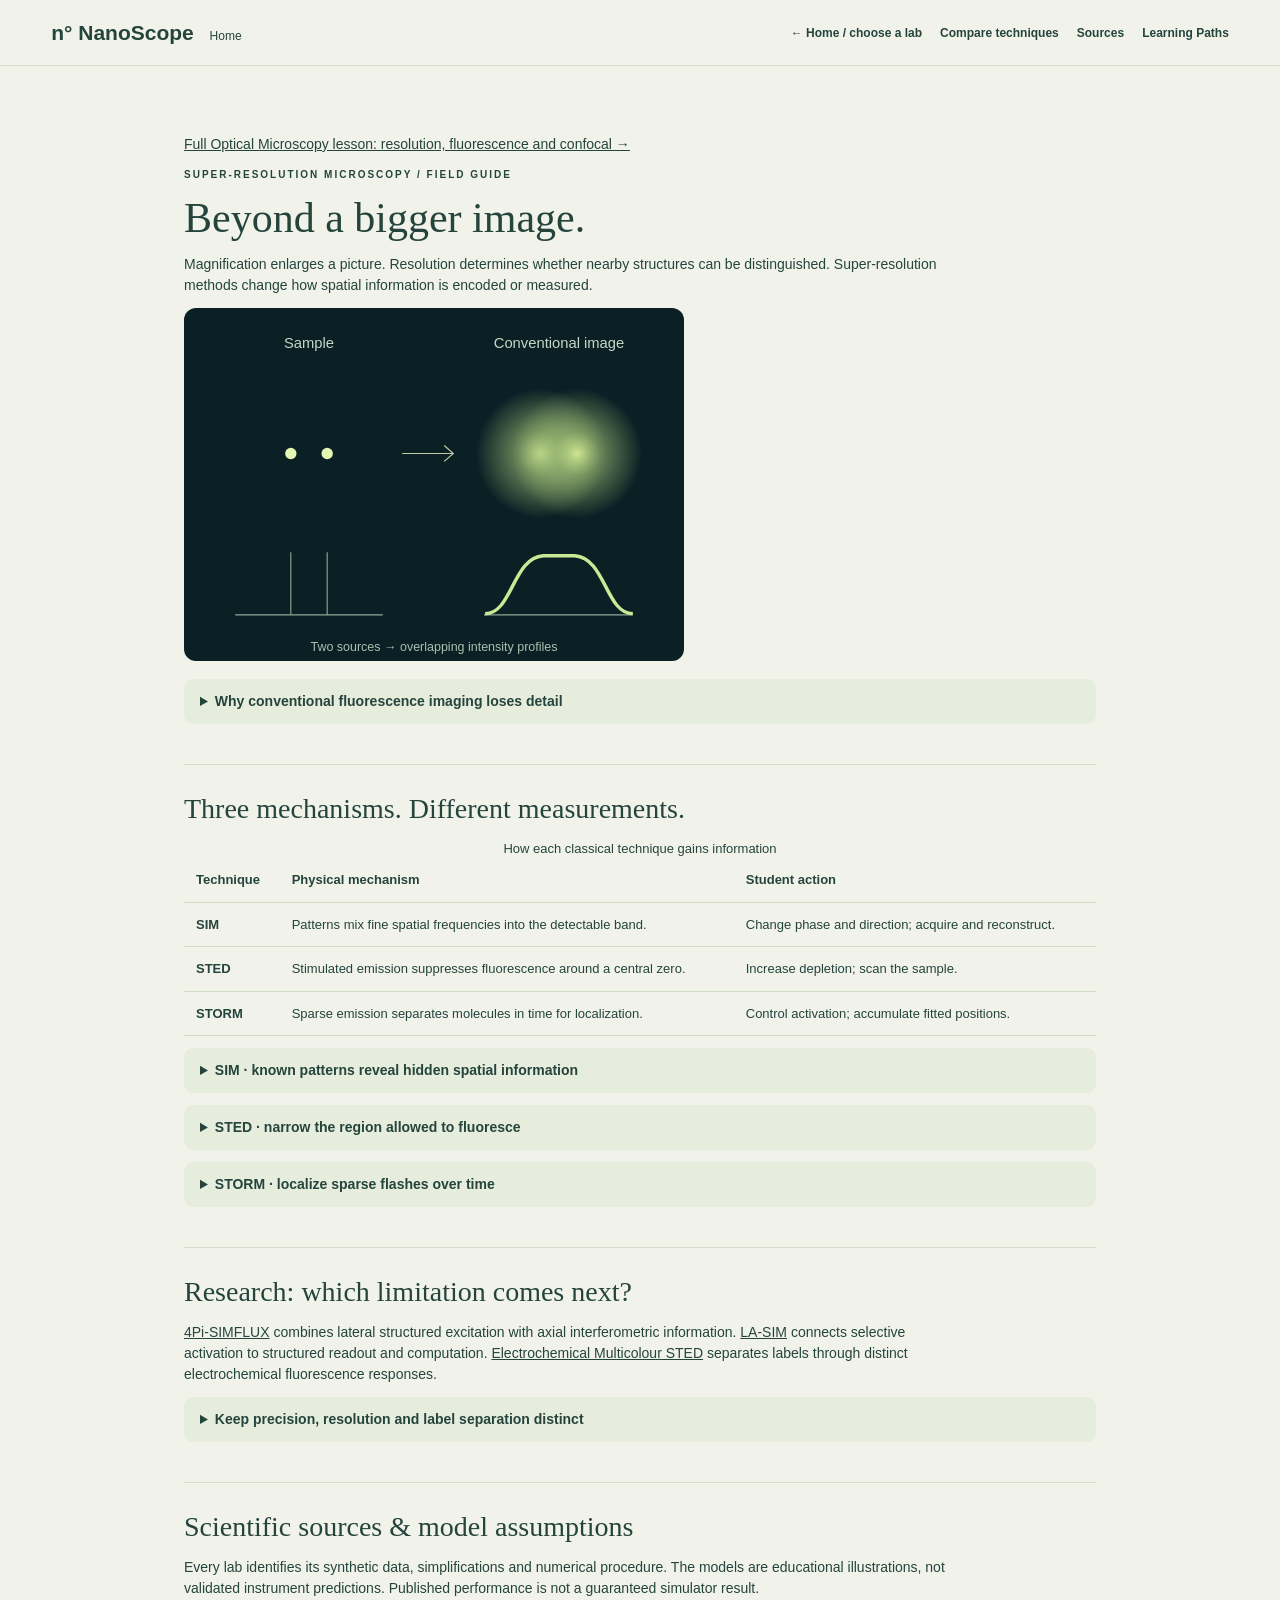
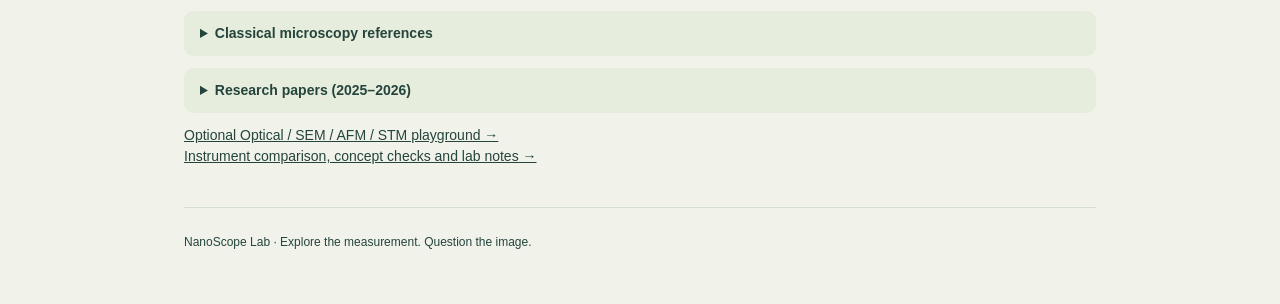
<file: theory.html>
<!doctype html><html lang="en"><head><meta charset="utf-8"><meta name="viewport" content="width=device-width,initial-scale=1"><title>NanoScope Lab · Super-resolution Field Guide</title><meta name="description" content="A concise guide to diffraction, SIM, STED and STORM, with links to interactive scientific explanations."><link rel="icon" href="icon.svg"><link rel="stylesheet" href="sim.css"><link rel="stylesheet" href="navigation.css?v=consolidated1"><script src="science-nav.js?v=consolidated1" defer></script></head><body><header class="site-nav"><a class="site-home" href="index.html">n° NanoScope <span>Home</span></a><nav aria-label="Field Guide navigation"><a id="backToLab" href="index.html">← Home / choose a lab</a><a href="#mechanisms">Compare techniques</a><a href="#sources">Sources</a><a href="index.html#journey">Learning Paths</a></nav></header><main class="guide"><section id="diffraction"><p><a href="optical.html">Full Optical Microscopy lesson: resolution, fluorescence and confocal →</a></p><p class="eyebrow">SUPER-RESOLUTION MICROSCOPY / FIELD GUIDE</p><h1>Beyond a bigger image.</h1><p>Magnification enlarges a picture. Resolution determines whether nearby structures can be distinguished. Super-resolution methods change how spatial information is encoded or measured.</p><svg class="mini-diagram" viewBox="0 0 440 310" role="img" aria-labelledby="blurTitle"><title id="blurTitle">Two distinct emitters produce overlapping diffraction-blurred spots</title><defs><radialGradient id="glow"><stop stop-color="#dcf398" stop-opacity=".9"/><stop offset=".35" stop-color="#a6c77a" stop-opacity=".6"/><stop offset="1" stop-color="#a6c77a" stop-opacity="0"/></radialGradient></defs><g fill="#c5d8c6" font-family="Segoe UI,sans-serif" font-size="13" text-anchor="middle"><text x="110" y="35">Sample</text><text x="330" y="35">Conventional image</text></g><circle cx="94" cy="128" r="5" fill="#e3f6b2"/><circle cx="126" cy="128" r="5" fill="#e3f6b2"/><path d="M192 128h45m-8-7 8 7-8 7" stroke="#c2cba9" fill="none"/><circle cx="314" cy="128" r="57" fill="url(#glow)"/><circle cx="346" cy="128" r="57" fill="url(#glow)"/><path d="M45 270h130M94 270v-55m32 55v-55M264 270h130" stroke="#8fa695" fill="none"/><path d="M265 269C289 269 289 220 316 218C328 218 332 218 344 218C371 220 371 269 395 269" fill="none" stroke="#c9e996" stroke-width="3"/><text x="220" y="302" text-anchor="middle" fill="#a8bfaf" font-size="11">Two sources → overlapping intensity profiles</text></svg><details><summary>Why conventional fluorescence imaging loses detail</summary><p>A point emitter forms a diffraction-broadened point-spread function (PSF). Nearby emitters produce overlapping intensity patterns. For an ideal circular pupil, the Rayleigh separation is 0.61λ/NA; it is one convention, not a universal boundary. Noise, background, sampling and aberrations also affect distinguishability.</p><p>Increasing display magnification adds no spatial information. <a href="optical.html#resolution">Explore the conventional-resolution experiment →</a></p></details></section>
<section id="mechanisms"><h2>Three mechanisms. Different measurements.</h2><div class="comparison"><table><caption>How each classical technique gains information</caption><thead><tr><th>Technique</th><th>Physical mechanism</th><th>Student action</th></tr></thead><tbody><tr><th>SIM</th><td>Patterns mix fine spatial frequencies into the detectable band.</td><td>Change phase and direction; acquire and reconstruct.</td></tr><tr><th>STED</th><td>Stimulated emission suppresses fluorescence around a central zero.</td><td>Increase depletion; scan the sample.</td></tr><tr><th>STORM</th><td>Sparse emission separates molecules in time for localization.</td><td>Control activation; accumulate fitted positions.</td></tr></tbody></table></div>
<details><summary>SIM · known patterns reveal hidden spatial information</summary><p>Illumination and sample structure multiply, producing Moiré information within the detection bandwidth. Phase steps separate the mixed contributions; orientations supply information along different directions. Pattern calibration and specimen stability matter.</p><p><a href="sim.html#workbench">Open SIM workbench</a> · <a href="sim.html#principles">Explore the optical path and reconstruction →</a></p></details>
<details><summary>STED · narrow the region allowed to fluoresce</summary><p>A doughnut-shaped depletion beam drives excited fluorophores back down by stimulated emission. Fluorescence remains near the central intensity zero. The ideal width scales as d₀/√(1 + I/Iₛₐₜ), under idealized saturation and beam-shape assumptions; real performance depends on photophysics and alignment.</p><p><a href="sted.html#workbench">Open STED workbench</a> · <a href="sted.html#principles">Explore depletion and PSF narrowing →</a></p></details>
<details><summary>STORM · localize sparse flashes over time</summary><p>An isolated broad spot can have its center estimated much more precisely than its width. Too many simultaneous emitters create overlap and biased fits. Repeated sparse frames build a localization map; labelling density, drift and fitting quality still limit structural resolution.</p><p><a href="storm.html#workbench">Open STORM workbench</a> · <a href="storm.html#principles">Explore blinking, detection and localization →</a></p></details></section>
<section id="frontier"><h2>Research: which limitation comes next?</h2><p><a href="frontiers.html#principles">4Pi-SIMFLUX</a> combines lateral structured excitation with axial interferometric information. <a href="la-sim.html#principles">LA-SIM</a> connects selective activation to structured readout and computation. <a href="ec-sted.html#principles">Electrochemical Multicolour STED</a> separates labels through distinct electrochemical fluorescence responses.</p><details><summary>Keep precision, resolution and label separation distinct</summary><p>Localization precision describes uncertainty in an estimated position. Spatial resolution describes separable structure. Optical sectioning rejects out-of-focus contributions but alone does not surpass diffraction. Multiplexing distinguishes labels and does not automatically sharpen a PSF.</p></details></section>
<section id="sources"><h2>Scientific sources & model assumptions</h2><p>Every lab identifies its synthetic data, simplifications and numerical procedure. The models are educational illustrations, not validated instrument predictions. Published performance is not a guaranteed simulator result.</p><details><summary>Classical microscopy references</summary><ul><li><a href="https://www.microscopyu.com/microscopy-basics/resolution">Nikon MicroscopyU — Resolution</a></li><li><a href="https://doi.org/10.1046/j.1365-2818.2000.00710.x">Gustafsson (2000), structured illumination microscopy</a></li><li><a href="https://www.nobelprize.org/uploads/2018/06/advanced-chemistryprize2014.pdf">Royal Swedish Academy of Sciences (2014) — Super-resolved fluorescence microscopy</a></li></ul></details><details><summary>Research papers (2025–2026)</summary><ul><li><a href="https://doi.org/10.1038/s41592-025-02908-8">Wang et al., 4Pi-SIMFLUX: 4Pi single-molecule localization microscopy with structured illumination</a>. Online 2025; Nature Methods issue 2026.</li><li><a href="https://doi.org/10.1038/s41566-026-02019-6">Dong et al., Lattice light sheet activation structured illumination super-resolution microscopy</a>. Nature Photonics (2026).</li><li><a href="https://doi.org/10.1038/s41566-025-01672-7">Yang et al., Electrochemical fluorescence modulation enables simultaneous multicolour imaging</a>. Nature Photonics (2025).</li></ul></details><p><a href="optical.html#instrument-tools">Optional Optical / SEM / AFM / STM playground →</a><br><a href="optical.html#concept-check">Instrument comparison, concept checks and lab notes →</a></p></section><footer class="guide-footer">NanoScope Lab · Explore the measurement. Question the image.</footer></main></body></html>
</file>
<file: home.css>
:root{font:15px/1.6 'Segoe UI',Arial,sans-serif;color:#24443c;background:#f1f3eb}*{box-sizing:border-box}body{margin:0}a{color:inherit}a:focus-visible{outline:3px solid #b77a39;outline-offset:5px}.skip{position:absolute;top:-80px}.skip:focus{top:8px;background:white;z-index:2}header{display:flex;border-bottom:1px solid #d5dfce}main,footer{max-width:1240px;margin:auto;padding:0 5vw}section{padding:50px 0;border-bottom:1px solid #d5dfce}.eyebrow{font-size:11px;font-weight:700;letter-spacing:2px;margin:0 0 12px}h1,h2,h3{font-family:Georgia,serif;font-weight:400;line-height:1.12;margin:0}h1{font-size:clamp(38px,5.5vw,70px);max-width:730px}h2{font-size:32px}h3{font-size:28px}p{margin:15px 0}.intro{display:grid;grid-template-columns:1.05fr 1fr;gap:45px;align-items:center}.lead{font-size:17px;max-width:520px;color:#647869}.button{display:inline-block;border-radius:24px;background:#295a46;color:#f1f5e8;padding:11px 23px;text-decoration:none;font-weight:600;margin-top:10px}.blur-demo{background:#0b2025;border-radius:24px;padding:22px;color:#dcebc9}.blur-demo svg{display:block;width:100%;height:auto}.blur-demo figcaption{font-size:12px;color:#b5c8bb}.blur-demo{margin:0}.section-top{display:flex;align-items:end;justify-content:space-between;gap:25px;margin-bottom:25px}.section-top p{max-width:390px;font-size:13px;color:#647869}.cards{display:grid;grid-template-columns:repeat(3,minmax(0,1fr));gap:20px}.card{display:flex;flex-direction:column;text-decoration:none;border:1px solid #cad8c4;border-radius:16px;overflow:hidden;background:#e8eedf;transition:transform .2s,border-color .2s}.card:hover{transform:translateY(-4px);border-color:#608164}.card .copy{padding:24px;flex:1;display:flex;flex-direction:column}.card p{font-size:14px}.card .go{font-size:12px;font-weight:700;margin-top:auto;padding-top:15px}.art{height:150px;background:#0b2025;position:relative;overflow:hidden;display:grid;place-items:center}.art svg{width:100%;height:100%}.badge{font:11px 'Segoe UI',sans-serif;letter-spacing:1px;display:block;margin-bottom:12px;color:#647869}.frontier .card{background:transparent}.frontier h3{font-size:25px}.background{display:flex;gap:35px;align-items:center;justify-content:space-between}.background p{max-width:650px}.background a{white-space:nowrap}footer{font-size:12px;color:#637563;padding-top:24px;padding-bottom:30px}footer a{margin-right:20px}@media(max-width:800px){.intro{grid-template-columns:1fr;gap:24px}.cards{grid-template-columns:1fr}.card{flex-direction:row}.art{width:32%;height:auto;min-height:180px;flex-shrink:0}.section-top,.background{display:block}.section-top p{max-width:none}section{padding:34px 0}.blur-demo{max-width:540px}.frontier .card{display:block}}@media(prefers-reduced-motion:reduce){.card{transition:none}}
:root{scroll-behavior:smooth}section[id],article[id],nav[id],li[id]{scroll-margin-top:24px}.home-hero{display:grid;grid-template-columns:1.1fr .9fr;gap:48px;align-items:center;padding:64px 0}.home-hero h1{font-size:clamp(42px,5.2vw,68px);letter-spacing:-2px}.identity{font-size:18px;max-width:470px}.hero-description{max-width:480px;color:#526c5e}.hero-footnote{font-size:11px;color:#667b68}.hero-specimen{margin:0;background:#143b30;color:#edf3e7;border-radius:20px;overflow:hidden}.hero-specimen img{display:block;width:100%;height:auto}.hero-specimen figcaption{padding:20px 24px;font-size:12px;line-height:1.65}.hero-specimen strong{display:block;font:23px Georgia,serif;margin:8px 0}.hero-specimen figcaption a{display:block;margin-top:10px;color:#d6e6b9}.image-tag{font-size:9px;letter-spacing:1.5px}.poster-grid{display:grid;grid-template-columns:repeat(2,minmax(0,1fr));gap:28px}.poster{border:1px solid #c8d4c2;border-radius:18px;overflow:hidden;background:#e8eddf;min-width:0}.poster-image{height:340px;position:relative;background:#112c25;overflow:hidden}.poster-image img{width:100%;height:100%;display:block;object-fit:cover}.poster-image.instrument img{object-fit:contain}.poster-image.micrograph img{object-fit:contain;background:#050808}.poster-number{position:absolute;left:20px;top:18px;border:1px solid #c9d9bd;border-radius:50%;width:48px;height:48px;display:grid;place-items:center;background:#173d30e8;color:#f1f5e9;font:24px Georgia,serif}.photo-label{position:absolute;bottom:16px;left:18px;font-size:9px;letter-spacing:1.6px;background:#15382de8;color:#f2f5e9;padding:6px 10px;border-radius:4px}.poster-copy{padding:28px}.poster h2{font-size:33px}.poster-copy>p{font-size:15px}.poster-copy .button{margin:3px 0 14px}.module-links{display:flex;flex-wrap:wrap;gap:8px 14px;margin:8px 0 18px}.module-links a{font-size:13px;font-weight:650;text-underline-offset:4px}.poster details,.credits details{font-size:13px;border-top:1px solid #c6d3bc;padding-top:15px}.poster summary,.credits summary{cursor:pointer;font-weight:650}.research-context{font-size:12px!important;color:#586c5a}.learning-note{max-width:850px;padding-right:25px}.credits h2{font-size:28px}.credits p,.credits li{font-size:13px}.credits li{margin:15px 0;overflow-wrap:anywhere}.background .button{white-space:normal}.background a{white-space:normal}footer{display:flex;flex-wrap:wrap;gap:10px 20px;align-items:center}footer p{width:100%}footer a{margin:0}footer span{margin-left:auto}.poster a:hover{text-decoration-thickness:2px}.poster .button:hover,.home-hero .button:hover{background:#194532}
@media(max-width:800px){.home-hero{grid-template-columns:1fr;padding:36px 0;gap:28px}.hero-specimen{max-width:550px}.poster-grid{grid-template-columns:1fr}.poster-image{height:320px}.poster-copy{padding:23px}.poster h2{font-size:30px}.home-hero h1{letter-spacing:-1px}.identity{font-size:16px}.hero-specimen figcaption{padding:18px}.home-hero .hero-description{max-width:none}footer span{margin-left:0}}
@media(prefers-reduced-motion:reduce){:root{scroll-behavior:auto}}
.poster-copy>.photo-caption{font-size:12px;color:#5d7363;margin:0 0 20px;padding-bottom:14px;border-bottom:1px solid #cad5c0}
</file>
<file: navigation.css>
.site-nav{height:auto;min-height:66px;gap:16px;flex-wrap:wrap;padding:16px 4vw}.site-nav .site-home{font-size:21px;white-space:nowrap}.site-nav .site-home span{font:12px 'Segoe UI',sans-serif;margin-left:10px;letter-spacing:0}.site-nav nav{display:flex;flex-wrap:wrap;align-items:center;gap:10px 18px}.site-nav nav a{font:600 12px/1.5 'Segoe UI',sans-serif;text-decoration:none;padding:5px 0}.site-nav nav a:hover,.site-nav nav a[aria-current]{text-decoration:underline;text-underline-offset:5px}.site-nav .nav-divider{font:11px 'Segoe UI',sans-serif;color:#637563;letter-spacing:0}@media(max-width:600px){.site-nav{padding:12px 5vw;gap:8px}.site-nav nav{gap:6px 13px;width:100%}}
.site-nav .site-home{text-decoration:none}
.site-nav .site-home span,.site-nav .nav-divider{display:inline}
.science-links{display:flex;flex-wrap:wrap;gap:12px 24px;margin:12px 0 22px;font-size:13px}.science-links a{font-weight:650;text-underline-offset:4px}.guide{max-width:1040px;margin:auto;padding:28px 5vw}.guide section{padding:28px 0;border-bottom:1px solid #d5dfce}.guide h1{font-size:42px}.guide h2{font:28px Georgia,serif;margin-bottom:14px}.guide p{margin:12px 0;max-width:780px}.guide details{padding:12px 16px;background:#e6eddd;border-radius:9px;margin:12px 0}.guide summary{font-weight:650}.guide .comparison{overflow-x:auto}.guide table{border-collapse:collapse;width:100%;font-size:13px}.guide td,.guide th{padding:12px;text-align:left;border-bottom:1px solid #cfddc4}.guide .mini-diagram{width:100%;max-width:500px;border-radius:12px;background:#0b2025}.guide .guide-footer{padding:25px 0;font-size:12px}@media(max-width:600px){.guide h1{font-size:34px}.science-links{gap:12px}}

/* Experiment-first navigation: no simulation or rendering rules. */
.current-lab{font:650 14px/1.4 'Segoe UI',sans-serif;max-width:100%;overflow-wrap:anywhere}
.site-nav .current-lab{display:block}
.lab-objective{max-width:760px;font-size:14px;line-height:1.6;margin:0 0 12px;color:#48634e}
.instrument-links{display:flex;flex-wrap:wrap;gap:10px;max-width:1200px;margin:16px auto;padding:0 4vw}
.instrument-links button,.instrument-close{width:auto;padding:10px 16px;border:1px solid #b8cbb0;border-radius:7px;background:#e6eddd;color:#234335;font:600 13px 'Segoe UI',sans-serif;cursor:pointer}
.instrument-dialog{width:min(1180px,96vw);max-width:96vw;max-height:94vh;padding:16px;border:1px solid #b8cbb0;border-radius:12px;background:#f4f5ed;color:#234335;box-sizing:border-box}
.instrument-dialog::backdrop{background:#0c2924b8}
.instrument-dialog[open]{animation:focus-in .45s ease-out}
.instrument-dialog p{font-size:12px;margin:10px 0}
.instrument-dialog iframe{display:block;width:100%;height:72vh;border:0;border-radius:8px}
@media(max-width:600px){.site-nav .current-lab{flex:1;font-size:13px}.site-nav .site-home{font-size:18px}.instrument-dialog{padding:10px}.instrument-dialog iframe{height:74vh}.lab-objective{font-size:13px}}
@media(prefers-reduced-motion:reduce){.instrument-dialog[open]{animation:none}}


.learning-extra{width:100%;height:900px;border:1px solid #cad8bf;border-radius:10px;margin:16px 0}.credits-footer{padding:24px 4vw;font-size:12px;border-top:1px solid #cad8bf}.image-credit-record p{overflow-wrap:anywhere}.research-direct{padding:12px 0}
</file>
<file: learning-paths.css>
/* Shared editorial layer. Workbench layouts and numerical controls are untouched. */
.path-poster{display:grid;grid-template-columns:1fr 1.1fr;gap:32px;align-items:center;padding:38px 0;margin:0 0 24px;border-bottom:1px solid #cbd8c4}
.path-poster h1{font:clamp(32px,4.2vw,58px)/1.08 Georgia,serif;letter-spacing:-1px;margin:8px 0 18px}
.path-poster p{line-height:1.65;margin:12px 0;max-width:560px}
.poster-pair{display:grid;grid-template-columns:.75fr 1.25fr;gap:10px;min-width:0}
.poster-pair figure{margin:0;background:#173c31;border-radius:12px;overflow:hidden;color:#eef3e7;min-width:0}
.poster-pair img{display:block;width:100%;height:270px;object-fit:contain;background:#102b24}
.poster-pair figcaption{padding:12px;font:11px/1.5 'Segoe UI',sans-serif}
.poster-pair a{color:inherit}
.path-cta{display:inline-block;background:#295b43;color:#f1f5e8;border:0;border-radius:25px;padding:12px 22px;text-decoration:none;font:600 14px 'Segoe UI',sans-serif}
.path-poster .path-cta{width:auto!important;margin:12px 0!important}
.path-poster .credit-note{font-size:11px;line-height:1.5;color:#5e7465}
.photo-entry{padding:20px 5vw;min-height:calc(100svh - 66px);background:#edf1e5}
.photo-entry .path-poster{max-width:1240px;min-height:65vh;margin:auto;border:0}
.photo-entry .poster-pair img{height:350px}
.path-map{padding:20px 24px;margin:20px 0 30px;border:1px solid #c9d7c0;background:#e8efdf;border-radius:12px}
.path-map h2{font:24px Georgia,serif;margin:0 0 12px}.path-map ul{display:grid;grid-template-columns:repeat(3,minmax(0,1fr));gap:15px 25px;list-style:none;margin:0;padding:0}
.path-map li{font-size:13px;line-height:1.6}.path-map strong{display:block}.path-map a{text-underline-offset:3px}
.super-section{background:#173c31;color:#eef4e5;border-radius:20px;padding:32px!important;margin:32px 0}.super-section .section-top p{color:#ccdbc3}
.super-section .card{background:#244d3d;color:#eff5e7;border-color:#50735d}.super-section .card img{width:100%;height:220px;object-fit:contain;background:#0c241f}
.mini-frontier{border-top:1px solid #c9d7c0;padding:30px 0;scroll-margin-top:20px}
.mini-frontier .research-row{display:grid;grid-template-columns:minmax(0,1fr) minmax(0,1.2fr);gap:28px;align-items:start}
.mini-frontier h2{font:32px Georgia,serif;margin:8px 0 16px}
.mini-frontier p,.mini-frontier li{font-size:14px;line-height:1.65}
.mini-frontier figure{margin:0;background:#e8eddf;border-radius:12px;padding:15px}
.mini-frontier img{display:block;width:100%;max-height:450px;object-fit:contain}
.mini-frontier figcaption{font-size:12px;line-height:1.5;margin-top:12px}
.milestone-note{display:flex;gap:20px;align-items:center;padding:22px;background:#e6ecdc;border-radius:12px;margin:24px 0}
.milestone-note img{width:90px;height:125px;object-fit:contain;flex-shrink:0}.milestone-note p{font-size:13px;margin:8px 0}
.frontier-context{margin:22px 0;display:grid;grid-template-columns:170px 1fr;gap:20px;align-items:center;padding:18px;background:#f2f5eb;border-radius:12px}
.frontier-context img{width:100%;max-height:170px;object-fit:contain}.frontier-context p{font-size:12px;line-height:1.6}.frontier-context figcaption{font-size:10px}
.background-intro{padding:18px 4vw;background:#edf2e5;border-bottom:1px solid #ced9c7}.background-intro h1{font:24px Georgia,serif;margin:0 0 6px}.background-intro p{font-size:13px;margin:5px 0}
.supplement-links{display:flex;flex-wrap:wrap;gap:10px 22px;font-size:13px}
.poster-grid.three-paths{grid-template-columns:repeat(3,minmax(0,1fr))}.three-paths .poster-copy{padding:22px}.three-paths .poster h2{font-size:27px}.three-paths .poster-pair{gap:0}.three-paths .poster-pair img{height:220px}.three-paths .poster-pair figure{border-radius:0}.three-paths .poster-pair figcaption{font-size:10px}
.frontier-cards{display:grid;grid-template-columns:repeat(3,minmax(0,1fr));gap:18px}.frontier-cards article{border:1px solid #c9d7c0;border-radius:12px;padding:22px;background:#e8eddf}.frontier-cards h3{font-size:24px}.frontier-cards p{font-size:13px}.frontier-cards a{font-weight:650}
@media(max-width:900px){.path-poster{grid-template-columns:1fr;gap:22px}.poster-grid.three-paths{grid-template-columns:1fr}.frontier-cards{grid-template-columns:1fr 1fr}.path-map ul{grid-template-columns:1fr 1fr}.photo-entry .path-poster{min-height:0}.photo-entry .poster-pair img{height:280px}}
@media(max-width:600px){.poster-pair img,.photo-entry .poster-pair img{height:210px}.path-poster{padding:24px 0}.path-map ul,.mini-frontier .research-row,.frontier-cards{grid-template-columns:1fr}.super-section{padding:22px!important}.super-section .card{display:flex;flex-direction:column}.super-section .card img{height:210px}.frontier-context{grid-template-columns:1fr}.frontier-context img{max-height:210px}.milestone-note{align-items:flex-start;gap:12px;padding:16px}.path-map{padding:18px}.path-poster h1{font-size:36px}.photo-entry{padding:16px 5vw}}

.supporting-guide .hero{min-height:0;padding-top:35px;padding-bottom:35px}.supporting-guide .hero h1{font-size:clamp(32px,5vw,54px)}.supporting-guide .hero-image{max-height:280px;overflow:hidden}.supporting-guide .hero-image canvas{max-height:260px;object-fit:contain}.supporting-guide .hero-meta{display:none}

.supporting-guide .sidebar{background:#173c31}.supporting-index{display:grid;grid-template-columns:repeat(3,minmax(0,1fr));gap:18px;margin:24px 0}.supporting-index article{border:1px solid #c9d7c0;border-radius:12px;padding:16px;background:#e8eddf}.supporting-index img{display:block;width:100%;height:150px;object-fit:contain;background:#173c31;border-radius:8px}.supporting-index h2{font:22px Georgia,serif;margin:12px 0}.supporting-index p,.supporting-index a,.supporting-credit{font-size:12px}.supporting-guide .hero-image .image-top,.supporting-guide .hero-image .image-bottom{display:none}@media(max-width:700px){.supporting-index{grid-template-columns:1fr}}
</file>
<file: poster-covers.css>
/* Reusable static poster: label, title, hook, hero, insets, caption, CTA.
   Namespaced to avoid altering any experimental workbench. */
.pc{--pc-accent:#d9ed94;position:relative;isolation:isolate;display:grid;grid-template-columns:1fr 1.05fr;grid-template-areas:'copy art' 'insets art';gap:0;background:#113d32;color:#f5f4e9;border-radius:18px;overflow:hidden;margin:24px 0;padding:0!important;border:1px solid #567765;min-width:0}
.pc--electron{--pc-accent:#edd2a2;background:#213e3c}.pc--spm{--pc-accent:#bcdfe0;background:#183c44}.pc--sted{--pc-accent:#f1b7a5}.pc--storm{--pc-accent:#dabfea}.pc--research,.pc--frontiers{--pc-accent:#c9d1f2;background:#243d45}.pc--la-sim{--pc-accent:#c4cfef}
.pc .pc-copy{grid-area:copy;padding:36px 32px 24px;z-index:1;min-width:0}.pc .pc-label{font:700 10px/1.5 'Segoe UI',sans-serif;letter-spacing:2px;color:var(--pc-accent);margin:0 0 20px;display:flex;align-items:center;gap:10px}.pc-label:before{content:'';width:20px;height:5px;background:var(--pc-accent);flex-shrink:0}
.pc .pc-title{font:clamp(36px,4.5vw,64px)/1.02 Georgia,serif;letter-spacing:-1.8px;margin:0 0 20px;color:#f5f4e9;text-wrap:balance;max-width:680px}.pc .pc-hook{font:15px/1.65 'Segoe UI',sans-serif;color:#d9e6d9;margin:0 0 24px;max-width:520px}
.pc .pc-cta,.pc button.pc-cta{display:inline-flex;align-items:center;justify-content:space-between;gap:20px;width:auto!important;max-width:100%;padding:13px 18px;margin:0!important;background:var(--pc-accent);color:#163b30;border:0;border-radius:3px;font:700 13px/1.4 'Segoe UI',sans-serif;text-decoration:none;cursor:pointer;text-align:left}.pc .pc-cta:after{content:'↗';font-size:20px}.pc .pc-cta:hover{background:#f2f5df}.pc .pc-cta:focus-visible{outline:3px solid white;outline-offset:5px}
.pc .pc-art{grid-area:art;margin:0;min-width:0;position:relative;background:#061b1a;display:flex;flex-direction:column;border-left:1px solid #78938366}.pc .pc-art>img{display:block;width:100%;height:100%;min-height:400px;max-height:660px;flex:1;object-fit:cover}.pc .pc-art.pc-art--figure>img{object-fit:contain;padding:16px;min-height:340px;max-height:580px}.pc .pc-art figcaption{font:11px/1.5 'Segoe UI',sans-serif;padding:12px 18px;color:#c9dace;background:#0b2926;z-index:1;font-weight:400}
.pc .pc-stamp{position:absolute;top:18px;right:18px;padding:7px 10px;border:1px solid #b9cba7aa;background:#102c28e8;color:#e6efdc;font:9px/1.3 'Segoe UI',sans-serif;letter-spacing:1.6px}.pc .pc-insets{grid-area:insets;display:grid;grid-template-columns:1fr 1fr;gap:10px;padding:0 32px 30px;min-width:0;align-self:end}.pc .pc-inset{margin:0;border-top:2px solid var(--pc-accent);background:#ffffff0b;min-width:0;overflow:hidden}.pc .pc-inset img{display:block;width:100%;height:105px;object-fit:contain;background:#0c2423}.pc .pc-inset svg{display:block;width:100%;height:105px;padding:10px;color:var(--pc-accent)}.pc .pc-inset figcaption{padding:8px 10px;font:10px/1.4 'Segoe UI',sans-serif;color:#d5e1d3;font-weight:400}.pc svg text{fill:currentColor;font:10px 'Segoe UI',sans-serif}.pc .pc-note{font:10px/1.5 'Segoe UI',sans-serif;margin:14px 0 0;color:#c3d5c5}.pc a:not(.pc-cta){color:inherit;text-underline-offset:3px}.pc .pc-art a{white-space:normal}
.pc-list{display:grid;grid-template-columns:1fr;gap:24px}.pc-list .pc{margin:0}.pc-list .pc:nth-child(2){grid-template-areas:'art copy' 'art insets';grid-template-columns:1.05fr 1fr}.pc-list .pc:nth-child(2) .pc-art{border-left:0;border-right:1px solid #78938366}
.pc-lab-entry{padding:16px 4vw 32px;min-height:calc(100svh - 66px);background:#eaf0e1}.pc-lab-entry>.pc{max-width:1400px;margin:18px auto}.pc-lab-entry .pc-art>img{max-height:620px}
.pc-cards{display:grid;grid-template-columns:repeat(3,minmax(0,1fr));gap:18px}.pc-cards .pc{display:flex;flex-direction:column;margin:0}.pc-cards .pc-copy{padding:22px;order:2}.pc-cards .pc-title{font-size:32px;letter-spacing:-.8px}.pc-cards .pc-hook{font-size:13px}.pc-cards .pc-art{order:1;border:0}.pc-cards .pc-art>img,.pc-cards .pc-art.pc-art--figure>img{min-height:0;height:230px;max-height:230px;padding:0;object-fit:contain}.pc-cards .pc-insets{order:3;padding:0 22px 22px;grid-template-columns:1fr;margin-top:auto}.pc-cards .pc-insets .pc-inset:nth-child(2){display:none}.pc-cards .pc-art figcaption{font-size:10px}.pc-cards .pc-label{font-size:9px;letter-spacing:1.4px}.pc-cards .pc-note{font-size:9px}
.frontier-cards .research-thumb{width:100%;height:180px;object-fit:contain;background:#102e28;border-radius:8px;margin:0 0 10px}.frontier-cards .research-caption{font-size:10px;line-height:1.5}.frontier-cards .research-points{padding-left:18px;font-size:13px;line-height:1.65}.frontier-cards .research-points li{margin:9px 0}.research-takeaway{background:#dce7cd;padding:14px 18px;border-left:3px solid #597d59;margin:18px 0;font-size:13px}
@media(max-width:950px){.pc .pc-title{font-size:42px}.pc .pc-copy{padding:28px 24px 22px}.pc .pc-insets{padding:0 24px 24px}.pc-cards{grid-template-columns:1fr}.pc-cards .pc{display:grid;grid-template-areas:'copy art' 'insets art';grid-template-columns:1fr 1fr}.pc-cards .pc-art>img,.pc-cards .pc-art.pc-art--figure>img{height:100%;max-height:520px;min-height:240px;object-fit:contain}.pc-cards .pc-insets{grid-template-columns:1fr 1fr}.pc-cards .pc-insets .pc-inset:nth-child(2){display:block}}
@media(max-width:650px){.pc,.pc-list .pc:nth-child(2),.pc-cards .pc{grid-template-columns:1fr;grid-template-areas:'copy' 'art' 'insets'}.pc .pc-title{font-size:38px;letter-spacing:-1px}.pc .pc-art,.pc-list .pc:nth-child(2) .pc-art{border:0}.pc .pc-art>img,.pc .pc-art.pc-art--figure>img,.pc-cards .pc-art>img,.pc-cards .pc-art.pc-art--figure>img{height:280px;min-height:0;max-height:340px;flex:none}.pc .pc-insets{padding:18px 20px 22px}.pc .pc-copy{padding:26px 22px}.pc .pc-hook{font-size:14px}.pc .pc-label{margin-bottom:16px}.pc .pc-title{margin-bottom:16px}.pc-lab-entry{padding:8px 12px 24px}.pc-lab-entry>.pc{margin:12px auto}.pc .pc-stamp{top:12px;right:12px}.pc .pc-inset img,.pc .pc-inset svg{height:90px}}

/* A compact introduction avoids repeating the Optical poster; frontier cards use their own conceptual diagrams. */
.pc.pc--intro,.pc.pc--concept{grid-template-columns:1fr;grid-template-areas:"copy" "insets"}
.pc--intro .pc-title{font-size:clamp(34px,4vw,54px)}
.pc--intro .pc-hook{max-width:760px;margin-bottom:0}
.pc--intro .pc-copy{padding:28px 32px}

/* One image and one action per cover; complete attribution lives in the footer source record. */
.pc{grid-template-areas:"copy art"}.pc .pc-copy{align-self:center;padding:36px 32px}.pc.pc--intro{grid-template-areas:"copy"}@media(max-width:650px){.pc{grid-template-areas:"copy" "art"}}
</file>
<file: style.css>
@charset "UTF-8";
:root{--paper:#f6f5ef;--ink:#1c3338;--muted:#617073;--line:#d9dfd8;--teal:#14675e;--mint:#78dfc2;--orange:#b95e37;--night:#102c33;--white:#fff;--serif:Georgia,'Times New Roman',serif}*{box-sizing:border-box}html{scroll-behavior:smooth;scroll-padding-top:24px}body{margin:0;background:var(--paper);color:var(--ink);font:15px/1.65 'Segoe UI',Arial,sans-serif}button,input,select,textarea{font:inherit}a{color:inherit;text-underline-offset:4px}button,a,input,select,textarea{touch-action:manipulation}button{cursor:pointer}button:focus-visible,a:focus-visible,input:focus-visible,select:focus-visible,textarea:focus-visible,summary:focus-visible{outline:3px solid var(--orange);outline-offset:4px}button:disabled{cursor:default}button{transition:background .15s,color .15s}p{margin:0 0 16px}h1,h2,h3{line-height:1.16;margin:0 0 18px;font-weight:500}h1,h2{font-family:var(--serif)}h1{font-size:clamp(48px,5.4vw,84px);letter-spacing:-3px}h1 em{color:var(--teal);font-weight:400}h2{font-size:clamp(30px,3.4vw,47px);letter-spacing:-1.4px}h3{font-size:22px}small,.fine{font-size:12px;line-height:1.6;color:var(--muted)}[hidden]{display:none!important}.sidebar{position:fixed;inset:0 auto 0 0;width:236px;padding:35px 25px 25px;background:#eef0e9;border-right:1px solid var(--line);display:flex;flex-direction:column;z-index:5}.brand{display:flex;gap:12px;align-items:center;font-size:22px;font-weight:650;letter-spacing:-.8px;text-decoration:none}.brand-mark{position:relative;background:var(--teal);color:#fff;width:41px;height:43px;display:grid;place-items:center;font:italic 38px var(--serif);border-radius:12px}.brand-mark span{position:absolute;right:4px;top:-1px;font-size:24px;color:#efbc8c}.brand-sub{display:block;font:8px/1.8 'Segoe UI',sans-serif;letter-spacing:1.8px}.side-caption{font-size:9px;letter-spacing:1.8px;color:var(--muted);margin-top:65px;margin-bottom:18px}.sidebar nav{display:grid;gap:9px}.sidebar nav a{display:flex;align-items:center;gap:11px;font-size:12px;padding:11px 8px;text-decoration:none;border-radius:5px}.sidebar nav a:hover,.sidebar nav a.active{background:#dae6dc;color:#15544c}.sidebar nav a span{font:10px monospace;color:#7b8882}.sidebar nav b{margin-left:auto;background:#c2d6c8;border-radius:3px;padding:0 5px;font-size:10px}.side-bottom{margin-top:auto;padding-top:30px;font-size:9px;letter-spacing:1px}.side-bottom p{font-size:12px;letter-spacing:0;margin:16px 0 10px}.side-bottom small{font-size:11px;letter-spacing:0}.status-dot{display:inline-block;width:6px;height:6px;background:#409576;border-radius:50%;margin-right:7px}.slide-link{display:block;margin-top:20px;letter-spacing:0;font-size:11px}main{margin-left:236px;padding:0 52px;max-width:1800px}.topbar{height:80px;display:flex;justify-content:space-between;align-items:center;border-bottom:1px solid var(--line);font-size:9px;letter-spacing:1.8px}.pill{display:inline-block;padding:5px 10px;border:1px solid var(--line);border-radius:30px;font-size:10px;letter-spacing:.3px;white-space:nowrap}.hero{display:grid;grid-template-columns:1.04fr 1fr;gap:42px;padding:56px 0 45px;align-items:center}.eyebrow{font-size:10px;color:var(--teal);font-weight:650;letter-spacing:2px;margin-bottom:22px}.lead{color:var(--muted);max-width:480px;font-size:15px;line-height:1.8}.hero-actions{display:flex;align-items:center;gap:20px;flex-wrap:wrap;margin:27px 0}.button{display:inline-flex;justify-content:center;align-items:center;gap:25px;padding:13px 20px;border:1px solid transparent;border-radius:5px;text-decoration:none;font-size:12px;font-weight:600}.primary{background:var(--teal);color:#fff}.primary:hover{background:#104f49}.text-link{font-size:12px;font-weight:600;text-decoration:none}.hero-meta{display:flex;gap:16px;flex-wrap:wrap;font-size:10px;color:var(--muted)}.hero-meta span:not(:first-child):before{content:'·';margin-right:16px}.hero-image{margin:0;position:relative;background:var(--night);border-radius:8px;min-width:0;overflow:hidden;color:#d4eae5;aspect-ratio:1.06}.hero-image canvas{width:100%;height:100%;display:block;object-fit:cover}.image-top,.image-bottom{position:absolute;left:25px;right:25px;display:flex;align-items:center;justify-content:space-between;font-size:9px;letter-spacing:1.3px}.image-top{top:23px}.image-bottom{bottom:47px;letter-spacing:.4px;font-size:11px}.image-bottom small{color:#a5bbb9;font-size:9px}.scale-bar{border-top:3px solid #daeae2;padding-top:4px;min-width:55px;text-align:center}.hero-image figcaption{position:absolute;bottom:14px;left:25px;font-size:8px;color:#a3b7b8}.learning-strip{display:grid;grid-template-columns:repeat(3,1fr);border-top:1px solid var(--line);border-bottom:1px solid var(--line);padding:24px 0}.learning-strip>div{padding-left:25px;border-left:1px solid var(--line)}.learning-strip>div:first-child{padding-left:0;border:0}.learning-strip span{display:block;font-size:9px;color:var(--muted);letter-spacing:1.2px}.learning-strip strong{font-size:13px;font-weight:500}.section{padding:66px 0;border-bottom:1px solid var(--line)}.section-heading{display:flex;justify-content:space-between;align-items:flex-end;gap:25px;margin-bottom:30px}.section-heading h2{margin-bottom:0}.section-heading>p{color:var(--muted);font-size:12px;margin:0}.instrument-buttons{display:grid;grid-template-columns:repeat(5,1fr);gap:10px}.instrument-buttons button{text-align:left;padding:18px 15px;background:transparent;border:1px solid var(--line);border-radius:5px;min-width:0;color:var(--ink)}.instrument-buttons button[aria-pressed=true]{background:#deebe0;border-color:#6a9581}.instrument-buttons button:hover{background:#e9eee5}.instrument-buttons span{display:block;font:10px monospace;color:var(--muted);margin-bottom:15px}.instrument-buttons strong{display:block;font-size:17px;font-weight:500}.instrument-buttons small{font-size:10px}.method-detail{display:grid;grid-template-columns:1fr 1fr 1fr;gap:28px;background:#fff;border:1px solid var(--line);border-radius:5px;padding:25px;margin-top:16px;min-height:225px}.method-detail h3{font:28px var(--serif);margin-bottom:10px}.method-detail h4{font-size:9px;letter-spacing:1.3px;color:var(--teal);margin:0 0 12px}.method-detail p{font-size:12px;margin:0}.decision{display:grid;grid-template-columns:1fr 1.4fr;align-items:center;gap:12px 22px;padding:22px 0 0}.decision label{font:22px var(--serif)}.decision p{grid-column:1/-1;background:#ebece3;padding:14px 18px;border-left:3px solid var(--teal);font-size:12px;margin:0}select{padding:10px 12px;max-width:100%;border:1px solid #b8c5bd;background:#fafbf7;color:var(--ink);border-radius:4px;font-size:12px}.lab-tabs{display:flex;border-bottom:1px solid var(--line)}.lab-tabs button{flex:1;border:0;border-bottom:3px solid transparent;background:transparent;padding:17px 10px;color:var(--muted);font-size:10px;white-space:nowrap}.lab-tabs button span{font-size:12px;margin-left:8px}.lab-tabs button[aria-selected=true]{color:var(--teal);border-color:var(--teal);background:#e6ece2}.lab-panel{border:1px solid var(--line);border-top:0;border-radius:0 0 7px 7px;overflow:hidden}.lab-grid{display:grid;grid-template-columns:300px 1fr;min-height:460px}.controls{padding:28px 25px;background:#fff}.experiment-tag{display:block;font:9px monospace;letter-spacing:1.4px;color:var(--orange);margin-bottom:15px}.controls h3{font:28px var(--serif)}.controls p{font-size:12px}.controls label{display:flex;justify-content:space-between;gap:5px;font-size:11px;font-weight:600;margin-top:19px}.controls output{color:var(--teal);font-variant-numeric:tabular-nums}.controls select{width:100%;margin-top:9px}.controls input[type=range]{width:100%;accent-color:var(--teal);margin:14px 0 6px;cursor:pointer}.controls .fine{font-size:10px;margin-top:15px}.plot-area{background:var(--night);padding:22px 25px;color:#cfe4df;min-width:0;display:flex;flex-direction:column;justify-content:center}.plot-header{display:flex;align-items:center;justify-content:space-between;gap:10px;font:9px monospace;letter-spacing:1px;margin-bottom:20px}.plot-area .pill{border-color:#42605c;color:#b3d9c9;font:9px 'Segoe UI',sans-serif;letter-spacing:0}.plot-area canvas{display:block;width:100%;height:auto}.plot-area svg{width:100%;margin:10px 0}.plot-area svg text{fill:#cee6df;font:16px 'Segoe UI',sans-serif}.plot-area>p{font-size:11px;line-height:1.7;color:#b7cfca;margin:16px 0 0;min-height:38px}.metrics{display:flex;gap:26px;border-top:1px solid #35514f;padding-top:18px;margin-top:16px;flex-wrap:wrap}.metrics small{display:block;color:#9cbab5;font-size:8px;letter-spacing:1px}.metrics strong{display:block;font-size:23px;font-weight:400;letter-spacing:-.5px;color:#d7ece2}.lab-foot{padding:22px 26px;background:#ebeee5;display:grid;grid-template-columns:1fr 1fr;gap:30px;font-size:12px}.lab-foot p{margin:0}.lab-foot strong{color:var(--teal);display:block;margin-bottom:5px}.lab-foot details p{margin:12px 0 0;font-size:11px}summary{cursor:pointer;font-weight:600}details[open] summary{margin-bottom:8px}.formula{margin-top:25px;padding:15px 10px;background:#edf1e8;font:14px var(--serif);border-radius:4px}.small-button{font-size:11px;padding:8px 12px;border:1px solid #a9b9ae;border-radius:4px;background:transparent;color:var(--ink)}.small-button:hover{background:#e0e9dd}#resetOptics{margin-top:12px}.notebook{display:grid;grid-template-columns:1fr 1.3fr;gap:35px;margin-top:22px;padding:25px;border:1px dashed #bdc9bd;border-radius:5px}.notebook h3{font:24px var(--serif);margin-bottom:10px}.notebook p{font-size:12px;margin:0;color:var(--muted)}textarea{width:100%;resize:vertical;min-height:100px;max-height:400px;border:1px solid var(--line);background:#fff;padding:12px;border-radius:4px;font-size:12px}.note-actions{display:flex;justify-content:space-between;align-items:center;gap:10px}.frontier-grid{display:grid;grid-template-columns:1fr 1.2fr;gap:50px}.frontier-statement{padding:32px;background:#e2e9df;border-radius:5px;display:flex;flex-direction:column;justify-content:center}.large-symbol{font:italic 100px var(--serif);color:var(--teal);line-height:1;margin-bottom:30px}.frontier-statement h3{font:28px/1.25 var(--serif)}.frontier-statement p,.timeline p{font-size:13px;color:var(--muted)}.timeline{border-left:1px solid #afc2b3;padding-left:26px}.timeline article{position:relative;padding:15px 0 25px}.timeline article:before{content:'';width:9px;height:9px;border:3px solid var(--paper);border-radius:50%;background:var(--teal);position:absolute;left:-34px;top:20px}.year{font:9px monospace;color:var(--orange);letter-spacing:1px;display:block;margin-bottom:15px}.timeline h3{font:25px var(--serif)}.timeline a{font-size:11px;color:var(--teal)}.critical{display:flex;gap:30px;border-top:1px solid var(--line);border-bottom:1px solid var(--line);padding:23px 0;margin:30px 0}.critical strong{min-width:165px;font-size:12px;color:var(--teal)}.critical p{font-size:12px;margin:0}.mini-lessons{display:grid;grid-template-columns:repeat(3,1fr);gap:28px}.mini-lessons h3{font-size:16px}.mini-lessons p{font-size:12px;color:var(--muted)}.quiz-grid{display:grid;grid-template-columns:1fr 1fr;gap:17px}fieldset{border:1px solid var(--line);border-radius:5px;margin:0;padding:22px;background:#fff;min-width:0}legend{font-size:10px;font-weight:600;color:var(--teal);padding:0 6px}.question-title{font-size:14px;line-height:1.5;font-weight:600;min-height:43px}fieldset label{display:flex;align-items:flex-start;gap:9px;font-size:12px;padding:6px 0;cursor:pointer}fieldset input{accent-color:var(--teal);margin-top:4px;flex-shrink:0}.feedback{font-size:12px;margin:12px 0 0;padding:10px 12px;background:#e5eee5;border-radius:3px}.feedback.incorrect{background:#f4e7dc;color:#713e27}.quiz-footer{display:flex;gap:18px;align-items:center;flex-wrap:wrap;margin-top:22px}.quiz-footer output{font-size:12px;color:var(--teal)}.source-grid{display:grid;grid-template-columns:1fr 1fr;gap:45px;margin-top:28px}.source-grid h3{font:24px var(--serif)}.source-grid p,.source-grid li{font-size:12px;color:var(--muted)}.source-grid li{margin-bottom:9px}.source-grid ul,.source-grid ol{padding-left:18px}.source-grid a{color:var(--teal)}.sources details{margin-top:20px;font-size:12px;background:#e9ede4;padding:20px;border-radius:4px}footer{display:flex;justify-content:space-between;align-items:center;gap:20px;padding:30px 0;font-size:10px;color:var(--muted)}footer .brand{font-size:17px;color:var(--ink)}footer a:last-child{text-decoration:none}.skip{position:fixed;left:250px;top:-80px;background:#fff;padding:12px;z-index:50}.skip:focus{top:10px}.sr-only{position:absolute;width:1px;height:1px;overflow:hidden;clip:rect(0,0,0,0)}.noscript{position:fixed;bottom:0;left:0;right:0;background:#ffe4af;padding:15px;z-index:10;text-align:center}
@media(min-width:1600px){main{padding:0 80px}.hero{gap:70px}.hero-image{max-height:540px}.lab-grid{grid-template-columns:340px 1fr}}@media(max-width:1200px){.sidebar{width:205px;padding:30px 18px}main{margin-left:205px;padding:0 30px}.hero{gap:25px}.hero-actions{gap:15px}.hero-meta{gap:7px}.hero-meta span:not(:first-child):before{margin-right:7px}.lab-grid{grid-template-columns:250px 1fr}.controls{padding:25px 20px}.method-detail{gap:20px}.instrument-buttons strong{font-size:15px}.instrument-buttons button{padding:15px 11px}}@media(max-width:960px){.sidebar{width:175px;padding:24px 12px}.brand{font-size:18px;gap:8px}.brand-mark{width:34px;height:37px}.brand-sub{font-size:6px}.sidebar nav a{font-size:10px;gap:8px}main{margin-left:175px;padding:0 24px}.hero{grid-template-columns:1fr 0.9fr;gap:20px;padding-top:40px}h1{font-size:53px}.hero .eyebrow{font-size:8px;letter-spacing:1px}.hero-image{aspect-ratio:.8}.lead{font-size:13px}.hero-meta{font-size:8px}.hero-actions .text-link{font-size:11px}.image-bottom{left:17px;right:17px;font-size:9px}.section-heading{align-items:flex-start;flex-direction:column;gap:15px}.section-heading>p br{display:none}.lab-grid{grid-template-columns:220px 1fr}.plot-area{padding:18px}.plot-header{flex-wrap:wrap}.metrics{gap:14px}.metrics strong{font-size:19px}.method-detail{grid-template-columns:1fr 1fr}.method-detail>div:first-child{grid-column:1/-1}.lab-tabs button span{font-size:10px;margin-left:3px}.frontier-grid{gap:25px}.frontier-statement{padding:25px}.learning-strip strong{font-size:11px}.learning-strip span{font-size:8px}.notebook{gap:20px;padding:20px}.instrument-buttons{gap:6px}.instrument-buttons small{font-size:8px}.instrument-buttons strong{font-size:13px}}
@media(max-width:720px){.sidebar{position:relative;width:auto;padding:17px 20px;border-right:0;border-bottom:1px solid var(--line)}.sidebar .brand{font-size:22px}.brand-sub{font-size:7px}.sidebar nav{display:flex;overflow:auto;gap:4px;margin-top:15px}.sidebar nav a{white-space:nowrap;padding:8px 10px;font-size:11px}.sidebar nav a span,.sidebar nav b,.side-caption,.side-bottom{display:none}main{margin:0;padding:0 20px}.topbar{height:55px;font-size:8px;letter-spacing:.6px}.topbar .pill{font-size:8px}.hero{grid-template-columns:1fr;padding-top:35px;gap:25px}h1{font-size:65px;letter-spacing:-2px}.lead{font-size:15px;max-width:100%}.hero-image{aspect-ratio:1.35;max-height:400px}.hero-image canvas{object-fit:cover}.hero-meta{font-size:10px}.hero-actions .text-link{font-size:12px}.hero .eyebrow{font-size:9px;letter-spacing:1.6px}.image-top{font-size:9px}.image-bottom{left:25px;right:25px;font-size:11px}.learning-strip{gap:12px}.learning-strip>div{padding-left:12px}.learning-strip strong{font-size:11px;line-height:1.4;display:block;margin-top:6px}.learning-strip span{font-size:7px}.section{padding:45px 0}.eyebrow{font-size:9px;margin-bottom:17px}h2{font-size:34px}.instrument-buttons{grid-template-columns:repeat(5,minmax(110px,1fr));overflow-x:auto;padding-bottom:5px}.instrument-buttons strong{font-size:15px}.instrument-buttons small{font-size:10px}.method-detail{padding:22px;gap:22px}.decision{grid-template-columns:1fr}.lab-grid{grid-template-columns:1fr}.controls{padding:25px}.controls input[type=range]{margin-top:10px}.plot-area{padding:22px}.lab-tabs button{padding:14px 4px;font-size:9px;white-space:normal}.lab-tabs button span{display:block;font-size:10px;margin:3px 0 0}.lab-foot{grid-template-columns:1fr;gap:18px}.notebook{grid-template-columns:1fr}.frontier-grid{grid-template-columns:1fr;gap:25px}.large-symbol{font-size:75px;margin-bottom:15px}.critical{flex-direction:column;gap:10px}.mini-lessons{grid-template-columns:1fr;gap:15px}.mini-lessons h3{margin-bottom:8px}.quiz-grid{grid-template-columns:1fr}.source-grid{grid-template-columns:1fr;gap:20px}footer{flex-wrap:wrap}.skip{left:10px}.metrics strong{font-size:22px}}
@media(prefers-reduced-motion:reduce){html{scroll-behavior:auto}*{transition:none!important}}@media print{.sidebar,.topbar,.hero-actions,.lab-tabs,.controls,.notebook,.quiz-footer,footer{display:none}main{margin:0;padding:0}body{background:#fff}.section{padding:20px 0}.hero{padding:20px 0}.lab-grid{display:block}.plot-area{break-inside:avoid;print-color-adjust:exact}.lab-panel[hidden]{display:block!important}.quiz-grid{display:block}fieldset{break-inside:avoid;margin-bottom:20px}a{color:#000}.hero-image{print-color-adjust:exact}.section-heading{margin:15px 0}}
</file>
<file: optical-embed.css>
/* Only the opt-in embedded view changes; the full background guide is untouched. */
html.optics-only .sidebar,html.optics-only .skip,html.optics-only main>:not(#lab),html.optics-only #lab>:not(#panel-optics){display:none!important}html.optics-only main{margin:0;padding:0;max-width:none}html.optics-only #lab{padding:0;border:0}html.optics-only #panel-optics{border:0}html.optics-only .lab-grid{grid-template-columns:250px minmax(0,1fr)}html.optics-only body{margin:0}html.optics-only .lab-foot{gap:15px}@media(max-width:650px){html.optics-only .lab-grid,html.optics-only .lab-foot{grid-template-columns:1fr}html.optics-only .controls{padding:16px}html.optics-only .controls label{margin-top:10px}html.optics-only .plot-area{padding:14px}}
</file>
<file: electron-embed.css>
/* Opt-in presentation of the existing electron experiment only. */
html.electrons-only .sidebar,html.electrons-only .skip,html.electrons-only main>:not(#lab),html.electrons-only #lab>:not(#panel-electrons){display:none!important}
html.electrons-only main{margin:0;padding:0;max-width:none}html.electrons-only #lab{padding:0;border:0}html.electrons-only #panel-electrons{border:0}html.electrons-only .lab-grid{grid-template-columns:250px minmax(0,1fr)}html.electrons-only body{margin:0}
@media(max-width:650px){html.electrons-only .lab-grid,html.electrons-only .lab-foot{grid-template-columns:1fr}html.electrons-only .controls,html.electrons-only .plot-area{padding:14px}}
</file>
<file: learning-extras.css>
.extras .sidebar,.extras .skip,.extras main>.topbar,.extras main>footer,.extras main>#home,.extras .supporting-index{display:none!important}
.extras main{margin:0;padding:16px;max-width:none}.extras .section{padding:20px 0}.extras .lab-grid{grid-template-columns:250px minmax(0,1fr)}
.extras-probes main>:not(#lab),.extras-probes #lab>:not(#panel-probes){display:none!important}
.extras-ptycho main>:not(#lab):not(#frontier):not(#sources),.extras-ptycho #lab>:not(#panel-ptycho),.extras-ptycho .mini-lessons,.extras-ptycho #frontier>.fine{display:none!important}
.extras-concepts main>:not(#instruments):not(#challenge):not(#lab),.extras-concepts #lab>:not(.notebook){display:none!important}
@media(max-width:650px){.extras .lab-grid,.extras .lab-foot,.extras .notebook,.extras .quiz-grid,.extras .frontier-grid,.extras .source-grid{grid-template-columns:1fr}.extras .controls,.extras .plot-area{padding:12px}.extras h2{font-size:28px}}
</file>
<file: studio.css>
@charset "UTF-8";
:root{--bg:#f1f3ec;--ink:#183735;--muted:#6d7c74;--line:#d8dfd3;--green:#246958;--acid:#d4ef88;--dark:#0b1e23}*{box-sizing:border-box}body{margin:0;color:var(--ink);background:var(--bg);font:14px/1.5 'Segoe UI',Arial,sans-serif}a{color:inherit;text-underline-offset:4px}button,input,select{font:inherit}button{cursor:pointer}button,a,input,select,summary{touch-action:manipulation}button:focus-visible,a:focus-visible,input:focus-visible,select:focus-visible,summary:focus-visible,canvas:focus-visible{outline:3px solid #e2a266;outline-offset:4px}[hidden]{display:none!important}h1,h2,p{margin:0}button{transition:background .18s,color .18s}.top{height:78px;padding:0 32px;display:flex;align-items:center;gap:35px;border-bottom:1px solid var(--line)}.logo{display:flex;gap:11px;align-items:center;font-size:23px;font-weight:650;letter-spacing:-.9px;text-decoration:none}.logo-icon{width:43px;height:43px;display:grid;place-items:center;background:#246958;color:var(--acid);border-radius:13px;font:italic bold 35px Georgia,serif}.logo-sub{display:block;font-size:8px;font-weight:500;letter-spacing:1.65px;margin-top:2px}.top-links{display:flex;gap:28px;margin-left:auto;align-items:center;font-size:12px}.top-links a{text-decoration:none}.plain-button{padding:0;border:0;background:none;color:inherit;font-size:12px}.course-tag{padding:7px 13px;border:1px solid var(--line);border-radius:30px;font:10px monospace;color:var(--muted);white-space:nowrap}.instrument-bar{display:flex;align-items:center;height:75px;padding:0 32px;gap:32px}.bar-intro{font-size:9px;letter-spacing:1.2px;color:var(--muted);white-space:nowrap}.live-dot{display:inline-block;width:6px;height:6px;border-radius:50%;background:#9ecb71;margin-right:8px;box-shadow:0 0 9px #a7e98133}.instrument-tabs{display:flex;gap:5px;margin:auto}.instrument-tabs button{display:flex;align-items:center;gap:10px;color:#62766b;background:none;border:1px solid transparent;border-radius:9px;padding:10px 16px;font-size:12px;white-space:nowrap}.instrument-tabs button svg{width:22px;height:22px;fill:none;stroke:currentColor;stroke-width:1.3}.instrument-tabs button>span{font-size:9px;opacity:.6;margin-left:8px}.instrument-tabs button[aria-selected=true]{background:#dce8d7;color:#204b3d;border-color:#c5d5bf}.instrument-tabs button:hover{background:#e3eadc}.progress-label{font:10px monospace;color:var(--muted);white-space:nowrap}.progress-label>span{font-size:15px;color:var(--green)}#workspace{display:grid;grid-template-columns:minmax(0,1fr) 305px;margin:0 24px;border:1px solid #d2dbcf;border-radius:16px;overflow:hidden;height:calc(100dvh - 300px);min-height:530px;max-height:1100px}.viewport{position:relative;background:var(--dark);min-width:0;overflow:hidden}.viewport:after{content:'';position:absolute;inset:0;pointer-events:none;box-shadow:inset 0 0 100px #07191c55;border-radius:15px 0 0 15px}#instrumentScene{width:100%;height:100%;display:block;touch-action:none;cursor:grab;position:absolute;inset:0}#instrumentScene.dragging{cursor:grabbing}.scene-title{position:absolute;left:35px;top:30px;z-index:2;pointer-events:none}.eyebrow{font-size:9px;letter-spacing:1.65px;font-weight:600}.scene-title .eyebrow{color:var(--acid);margin-bottom:12px}.scene-title h1{font:clamp(27px,3vw,45px)/1.13 Georgia,serif;letter-spacing:-.7px;color:#e3e8dc}.scene-title>p:last-child{color:#8ca6a0;font-size:11px;margin-top:12px}.scene-top-right{position:absolute;top:25px;right:22px;z-index:3;display:flex;align-items:center;gap:15px}.model-badge{font:8px monospace;letter-spacing:1px;color:#88a5a0}.scene-button{border:1px solid #42605b;background:#18332eaa;color:#d7e6cd;font-size:10px;border-radius:6px;padding:8px 12px;display:inline-flex;align-items:center;gap:8px;backdrop-filter:blur(8px)}.scene-button:hover,.scene-button[aria-pressed=true]{background:#d4ef88;color:#213c2a;border-color:#d4ef88}.view-tools{position:absolute;left:23px;top:50%;transform:translateY(-30%);display:flex;flex-direction:column;padding:5px;gap:3px;background:#14312dc9;border:1px solid #38534b;border-radius:10px;z-index:3;backdrop-filter:blur(10px)}.view-tools button{width:34px;height:34px;background:none;color:#b4c9be;border:0;border-radius:6px;display:grid;place-items:center;font-size:21px}.view-tools button:hover{background:#325447;color:#e1f5ae}.view-tools>span{height:1px;background:#3d5649;margin:4px}.viewport-bottom{position:absolute;bottom:20px;left:28px;right:25px;display:flex;align-items:center;justify-content:space-between;gap:15px;z-index:3}.mouse-hint{font-size:9px;color:#9db0a4;display:flex;align-items:center;gap:8px;pointer-events:none}.mouse-hint>span{font-size:22px;color:#c7dbb8}.mouse-hint b{font-size:8px;color:#536e61}.display-toggles{display:flex;gap:8px}.axis-key{position:absolute;bottom:86px;left:33px;display:grid;grid-template-columns:25px 25px;z-index:2;font:10px monospace;pointer-events:none}.axis-y{grid-column:1/-1;color:#b9dd8f;margin-left:20px;margin-bottom:5px}.axis-x{color:#e8ad82;grid-row:2;grid-column:2;white-space:nowrap}.axis-z{color:#82b9dd;grid-row:2;grid-column:1;white-space:nowrap}.specimen-window{position:absolute;bottom:80px;right:22px;width:230px;border:1px solid #4f675655;background:#122a24ee;border-radius:9px;padding:12px 12px 9px;z-index:2;pointer-events:none;box-shadow:0 10px 30px #0002}.monitor-heading{display:flex;align-items:center;gap:2px;font-size:8px;letter-spacing:1px;color:#c4d7be}.monitor-heading .live-dot{width:4px;height:4px}.synthetic{margin-left:auto;color:#799184;font:8px monospace}.specimen-window canvas{display:block;width:100%;height:auto;margin:6px 0}.monitor-caption{font:9px monospace;color:#9db59b;letter-spacing:.2px}.part-tooltip{position:absolute;left:50%;bottom:65px;transform:translateX(-50%);border:1px solid #c1e08577;border-radius:20px;color:#d9ecae;background:#1b392fee;padding:7px 15px;font-size:11px;z-index:3;pointer-events:none}.inspector{padding:24px;background:#fafbf6;overflow-y:auto;scrollbar-width:thin;min-width:0}.inspector-top{display:flex;align-items:center;justify-content:space-between;margin-bottom:25px;color:#698165}.inspector-top .eyebrow{font-size:8px}.number-label{font:12px monospace;color:#99a68a}.part-label{display:flex;justify-content:space-between;color:#83927d;font-size:8px;letter-spacing:1px;margin-bottom:9px}.part-label>span:last-child{font-size:18px;line-height:1}.selected-part select{width:100%;font:25px Georgia,serif;border:0;border-bottom:1px dashed #ccd4c4;border-radius:0;background:transparent;padding:0 18px 8px 0;color:#244738;cursor:pointer}.selected-part p{font-size:12px;line-height:1.6;color:#65785f;margin-top:12px;min-height:55px}.inspector-divider{height:1px;background:var(--line);margin:22px 0}.control-heading{display:flex;align-items:center;gap:6px;justify-content:space-between}.control-heading h2{font:22px Georgia,serif}.control-heading .plain-button{font-size:9px;color:#7d8d75}.microcopy{font-size:11px;line-height:1.6;color:#7b8d73;margin:8px 0 16px}.parameter{margin-top:17px}.parameter label{font-size:11px;display:flex;justify-content:space-between;align-items:center;gap:8px}.parameter output{font:11px monospace;color:#3b6548;background:#e5eddd;padding:3px 7px;border-radius:4px}.parameter input[type=range]{width:100%;accent-color:#426a45;margin:14px 0 0;height:5px;cursor:pointer}.parameter select{width:100%;padding:9px;background:#edf1e6;border:1px solid #c9d5be;border-radius:5px;margin-top:10px;font-size:12px;color:#304b36}.readout{background:#eaf0df;padding:16px 18px;margin-top:25px;border-radius:8px;border:1px solid #d8e2c9}.readout>span{font-size:8px;letter-spacing:1.2px;color:#657e54}.readout>div{display:flex;align-items:baseline;gap:7px;margin:4px 0}.readout strong{font:46px/1.1 Georgia,serif;letter-spacing:-2px;color:#355a34}.readout>div>span{font-size:13px;color:#788c65}.readout>p{font-size:11px;color:#718260;margin-top:4px}.why{font-size:11px;color:#65775e;border-bottom:1px solid var(--line);padding:19px 0 15px}.why summary{cursor:pointer;display:flex;justify-content:space-between;color:#3a5336}.why div{font-size:11px;line-height:1.7;padding-top:12px}.why p+p{margin-top:10px}.deep-link{font-size:10px;display:inline-block;margin-top:17px;text-decoration:none;color:#4d7350}.mission-bar{display:flex;align-items:center;gap:18px;margin:16px 24px 0;padding:15px 22px;background:#e4ecda;border:1px solid #d1ddc4;border-radius:11px;min-height:95px}.mission-icon{width:50px;height:50px;display:grid;place-items:center;background:#d1e3b7;color:#4d703e;font-size:36px;border-radius:12px;flex-shrink:0}.mission-copy{min-width:0}.mission-copy .eyebrow{font-size:8px;color:#6b8257}.mission-copy h2{font:20px Georgia,serif;margin:5px 0 4px}.mission-copy>p{font-size:11px;color:#7a8969}.mission-action{margin-left:auto;display:flex;align-items:center;gap:20px}.mission-action>span{font-size:10px;color:#718463;max-width:225px}.mission-action button{display:flex;align-items:center;gap:25px;background:#294e39;color:#ecf5df;border:0;border-radius:7px;padding:13px 18px;font-size:11px;white-space:nowrap}.mission-action button:hover{background:#3e6649}.mission-action button>span{font-size:18px}.bottom-line{display:flex;justify-content:space-between;padding:9px 28px 12px;font-size:9px;color:#7b8875}.bottom-line a{color:#586d4f;margin-left:8px}.skip{position:fixed;top:-100px;left:12px;background:#fff;padding:12px;z-index:40}.skip:focus{top:10px}.sr-only{position:absolute;width:1px;height:1px;overflow:hidden;clip:rect(0,0,0,0)}dialog{max-width:580px;width:calc(100% - 40px);background:var(--bg);border:1px solid var(--line);border-radius:16px;padding:38px;color:var(--ink);box-shadow:0 20px 100px #0006}dialog::backdrop{background:#061b20aa;backdrop-filter:blur(6px)}dialog h2{font:34px/1.2 Georgia,serif;margin:18px 0}dialog>p{font-size:13px;line-height:1.7;margin-bottom:16px}.dialog-close{position:absolute;right:16px;top:12px;background:none;border:0;color:var(--ink);font-size:27px}dialog .eyebrow{font-size:9px;color:var(--green)}#resetProgressStatus{font-size:11px;margin:10px 0 0}.no-script,#webglFallback{position:absolute;inset:0;display:flex;flex-direction:column;align-items:center;justify-content:center;background:#102c30;color:#e0e9ce;z-index:10;padding:35px;gap:15px}.no-script{position:fixed;inset:auto 0 0;padding:15px}#workspace:fullscreen{margin:0;width:100%;height:100%;max-height:none;border:0;border-radius:0;background:var(--bg)}
@media(min-width:1700px){#workspace{grid-template-columns:minmax(0,1fr) 350px}.inspector{padding:30px}.scene-title{left:45px;top:40px}.scene-title h1{font-size:50px}.specimen-window{width:280px}.selected-part p{font-size:13px}.parameter{margin-top:24px}.inspector-top{margin-bottom:33px}.readout{margin-top:32px}}@media(max-width:1200px){.bar-intro{display:none}.top{padding:0 24px}.instrument-bar{padding:0 24px;gap:15px}.instrument-tabs{margin:0 auto 0 0}.instrument-tabs button{padding:10px 12px}.instrument-tabs button>span{display:none}#workspace{grid-template-columns:minmax(0,1fr) 275px}.inspector{padding:20px}.scene-title{left:25px;top:25px}.scene-title h1{font-size:32px}.scene-title>p:last-child{max-width:180px}.model-badge{display:none}.specimen-window{width:190px;right:15px;bottom:80px}.mouse-hint{font-size:8px;gap:4px}.viewport-bottom{left:22px;right:15px;flex-wrap:wrap;gap:9px}.display-toggles{margin-left:auto}.mission-action{gap:12px}.mission-action>span{max-width:160px}.mission-copy h2{font-size:18px}.course-tag{font-size:8px}.top-links{gap:20px}.mission-bar{gap:14px}.mission-icon{width:43px;height:43px}.bottom-line{font-size:8px}}
@media(max-width:900px){.course-tag{display:none}.instrument-bar{height:67px}.instrument-tabs button{padding:9px;font-size:11px;gap:6px}.instrument-tabs button svg{width:18px}.progress-label{font-size:8px}.progress-label>span{font-size:12px}#workspace{grid-template-columns:minmax(0,1fr) 245px;margin:0 15px;min-height:590px;height:calc(100dvh - 300px)}.inspector{padding:17px}.scene-title h1{font-size:27px}.scene-title>p:last-child{font-size:9px;max-width:135px}.scene-title .eyebrow{font-size:7px}.scene-top-right{right:12px;top:15px}.scene-top-right .scene-button{font-size:16px;padding:3px 9px}.scene-top-right .scene-button span{display:none}.view-tools{left:14px}.view-tools button{width:29px;height:29px}.specimen-window{width:160px;bottom:96px;right:12px}.viewport-bottom{bottom:14px;left:15px}.mouse-hint{font-size:7px}.display-toggles{margin-left:0}.scene-button{padding:7px 8px;font-size:9px}.selected-part select{font-size:23px}.control-heading h2{font-size:20px}.mission-bar{margin:12px 15px 0;padding:13px}.mission-copy h2{font-size:17px}.mission-action{flex-direction:column;align-items:flex-end;gap:5px}.mission-action>span{font-size:9px}.mission-action button{padding:9px 12px}.mission-icon{display:none}.bottom-line{padding:9px 18px;gap:15px}.bottom-line>span:last-child{max-width:60%;text-align:right}}
@media(max-width:650px){.top{height:65px;padding:0 16px;gap:15px}.logo{font-size:20px}.logo-icon{width:36px;height:36px;font-size:29px}.logo-sub{font-size:6px;letter-spacing:1.3px}.top-links{gap:13px;font-size:10px}.top-links a:nth-child(2){display:none}.top-links button{font-size:10px}.instrument-bar{padding:0 12px;height:66px}.instrument-tabs{gap:2px;width:100%;justify-content:space-between}.instrument-tabs button{flex-direction:column;gap:3px;font-size:9px;padding:6px 11px;border-radius:6px;flex:1}.instrument-tabs button svg{width:18px;height:18px}.progress-label{display:none}#workspace{display:flex;flex-direction:column;height:auto;min-height:0;max-height:none;margin:0 10px;border-radius:12px}.viewport{height:580px;flex-shrink:0}.scene-title{left:20px;top:22px}.scene-title h1{font-size:31px}.scene-title>p:last-child{max-width:none;font-size:10px}.scene-title .eyebrow{font-size:8px}.scene-top-right{top:19px;right:16px}.view-tools{top:43%;left:14px}.specimen-window{width:150px;bottom:92px}.viewport-bottom{bottom:15px;gap:7px}.mouse-hint{width:100%;font-size:8px}.display-toggles{margin-left:auto}.scene-button{font-size:10px;padding:8px 10px}.axis-key{bottom:102px;left:23px}.inspector{overflow:visible;padding:22px;display:grid;grid-template-columns:1fr 1fr;column-gap:22px}.inspector-top{grid-column:1/-1;margin-bottom:20px}.selected-part{grid-column:1/-1}.selected-part p{min-height:0;font-size:12px}.selected-part select{font-size:24px}.inspector-divider{grid-column:1/-1;margin:18px 0}.experiment-controls{grid-column:1/-1}.control-heading h2{font-size:25px}#dynamicControls{display:grid;grid-template-columns:1fr 1fr;gap:18px}.parameter{margin-top:8px}.parameter label{font-size:10px}.readout{grid-column:1/-1;margin-top:22px}.readout strong{font-size:42px}.why{grid-column:1/-1}.deep-link{grid-column:1/-1}.mission-bar{margin:12px 10px 0;display:block;padding:18px}.mission-copy h2{font-size:20px;line-height:1.25}.mission-copy>p{font-size:11px;margin:9px 0 15px}.mission-action{flex-direction:row;align-items:center;justify-content:space-between;gap:16px}.mission-action>span{max-width:none;font-size:10px}.mission-action button{font-size:10px;gap:12px;padding:10px 13px}.bottom-line{display:block;text-align:center;font-size:8px;padding:13px 15px}.bottom-line>span{display:block}.bottom-line>span:last-child{max-width:none;text-align:center;margin-top:4px}#workspace:fullscreen{overflow-y:auto}.part-tooltip{bottom:55px;font-size:10px;white-space:nowrap}}
@media(prefers-reduced-motion:reduce){*{transition:none!important}}@media print{.viewport{height:500px}.view-tools,.viewport-bottom,.scene-top-right,.mission-action button,.top-links{display:none}#workspace{height:auto;max-height:none;display:block}.inspector{overflow:visible}.mission-bar{break-inside:avoid}}

/* Optional STM principle panel: leaves the shared 3D viewport and models intact. */
.stm-principle{grid-column:1/-1;margin-top:16px;padding:13px 12px;border:1px solid #c9d8bb;border-radius:8px;background:#f0f5e8;font-size:11px;color:#47603b}.stm-principle summary{display:flex;justify-content:space-between;gap:8px;cursor:pointer;font-weight:600}.stm-principle>p{margin-top:12px;line-height:1.55}.stm-principle svg{display:block;width:100%;height:auto;margin:12px 0}.stm-principle svg text{font:14px 'Segoe UI',sans-serif;fill:#365333}.stm-principle svg .stm-small{font-size:12px}.stm-electrode{fill:#dae5cf;stroke:#9cb189;stroke-width:1.5}.stm-electrode.is-selected{stroke:#3d7646;stroke-width:3;fill:#d2e8b5}.stm-barrier{fill:#efdcb5;fill-opacity:.7}.stm-potential{fill:none;stroke:#96713e;stroke-width:2.5}.stm-energy{fill:none;stroke:#8da080;stroke-width:1;stroke-dasharray:4 4}.stm-wave{fill:none;stroke:#317345;stroke-width:3}.stm-distance{fill:none;stroke:#7b9168;stroke-width:1.5}.stm-part-buttons{display:flex;gap:5px;flex-wrap:wrap}.stm-part-buttons button{border:1px solid #b6c8a7;background:transparent;color:#3b5934;border-radius:4px;padding:5px 8px;font-size:10px}.stm-part-buttons button[aria-pressed=true]{background:#d2e8b5;border-color:#57834c}.stm-principle .stm-caption{font-size:10px;color:#6c7f5b}.stm-result{font-weight:600}
</file>
<file: sim.css>
:root{font:14px/1.5 'Segoe UI',Arial,sans-serif;color:#24443c;background:#f1f3eb}*{box-sizing:border-box}[hidden]{display:none!important}body{margin:0}header{height:66px;padding:18px 4vw;border-bottom:1px solid #d5dfce;display:flex;justify-content:space-between;align-items:center}a{color:inherit}header a{font-weight:750;font-size:22px;text-decoration:none}header span{font-size:11px;letter-spacing:1px}button,select{font:inherit}button,summary,select{cursor:pointer}button:focus-visible,summary:focus-visible,select:focus-visible,a:focus-visible{outline:3px solid #d79e59;outline-offset:4px}h1,h2,h3,p{margin:0}h1{font:42px/1.15 Georgia,serif}.eyebrow{font-size:10px;letter-spacing:2px;font-weight:700;margin-bottom:10px}
.entry{min-height:calc(100svh - 66px);overflow:hidden;background:radial-gradient(ellipse at 50% 40%,#eef3e2,#dae4d8);transition:opacity .55s,filter .55s}.entry-copy{text-align:center;padding:35px 20px 0}.entry-copy h1{font-size:54px}.entry-copy>p:last-child{margin-top:12px;color:#6c7e70}.lab-scene{height:440px;position:relative;max-width:1200px;margin:auto;transform-origin:50% 55%;transition:transform .65s cubic-bezier(.2,.7,.2,1)}.wall-grid{position:absolute;inset:20px 10% 90px;background:linear-gradient(90deg,#b8c9b53a 1px,transparent 1px),linear-gradient(#b8c9b53a 1px,transparent 1px);background-size:60px 60px;mask-image:linear-gradient(transparent,black)}.table{position:absolute;bottom:18px;left:6%;right:6%;height:65px;background:linear-gradient(#c5b28d 0 18px,#8e8068 19px 27px,#c3c9b7 28px);transform:perspective(600px) rotateX(15deg);box-shadow:0 18px 28px #40564625;border-radius:5px}.table:after{content:'';position:absolute;top:63px;left:35px;right:35px;height:55px;border-left:14px solid #64796a;border-right:14px solid #64796a}.microscope{position:absolute;width:360px;height:420px;bottom:35px;left:50%;transform:translateX(-50%);background:none;border:0;color:#244c3b;transition:filter .25s}.microscope:hover{filter:drop-shadow(0 0 14px #a8cc7f)}.microscope svg{width:100%;height:100%}.microscope>span{position:absolute;bottom:8px;left:95px;right:70px;background:#244f3d;color:#e7f3ce;border-radius:30px;padding:10px}.lab-label{position:absolute;left:15%;top:120px;font-size:10px;letter-spacing:2px;line-height:2;color:#718875}.slides{position:absolute;width:95px;height:34px;background:#d8e8df;border:3px solid #819f94;bottom:80px;right:20%;transform:skewX(-25deg);box-shadow:5px 5px 0 #9bb6a5}.entry-note{text-align:center;padding:14px;font-size:11px;color:#71836e}.entering{opacity:0;filter:blur(5px)}.entering .lab-scene{transform:scale(1.6)}main{outline:none}.mode-enter{animation:focus-in .65s ease-out}@keyframes focus-in{from{opacity:0;filter:blur(6px);transform:scale(.97)}to{opacity:1;filter:none;transform:none}}
.experiment{max-width:1500px;margin:auto;padding:24px 3vw 12px}.experiment-heading{display:flex;align-items:center;justify-content:space-between;margin-bottom:20px}.experiment-heading h1{font-size:32px}.model-label{font-size:10px;border:1px solid #c6d5bc;border-radius:30px;padding:7px 12px}.workspace{display:grid;grid-template-columns:150px minmax(0,1fr) 245px;gap:26px;align-items:start}.references{display:grid;gap:12px}figure{margin:0}figcaption{font-size:11px;font-weight:650;padding-bottom:6px}small{display:block;font-size:9px;font-weight:400;color:#788674}canvas{display:block;width:100%;height:auto;background:#081b20}.references canvas{border-radius:8px}.references p{font-size:9px;color:#788674;margin-top:4px}.references figure:nth-child(-n+2) canvas{max-width:104px}.result-image{position:relative}.result-image span{position:absolute;inset:0;display:grid;place-items:center;text-align:center;color:#bdcdb6;font-size:9px;padding:10px}.observation{text-align:center;min-width:0}.view-heading{display:flex;gap:8px;align-items:center;justify-content:center;font-size:11px;margin-bottom:14px}.view-heading>span:last-child{margin-left:auto;color:#879980;font-size:10px}.live-dot{width:6px;height:6px;border-radius:50%;background:#a9c37d}.eyepiece{width:min(100%,490px);aspect-ratio:1;margin:auto;border-radius:50%;padding:15px;background:linear-gradient(135deg,#56776b,#112e2b 45%,#385447);box-shadow:0 13px 30px #203f3426,0 0 0 5px #dce4d5;position:relative}.eyepiece canvas{border-radius:50%;width:100%;height:100%}.reticle{position:absolute;width:20px;height:20px;border:1px solid #b6ca9d38;border-radius:50%;left:calc(50% - 10px);top:calc(50% - 10px);pointer-events:none}#viewHint{font-size:12px;margin:17px auto 4px;max-width:480px;min-height:36px}.scale-note{font-size:9px;color:#7f8b78}.tools{padding-top:6px}#toolkit{background:#e0e9d6;border:1px solid #b9cbae;border-radius:24px 24px 14px 14px;box-shadow:0 6px 0 #c2d1b6;overflow:hidden}#toolkit>summary{list-style:none;display:flex;align-items:center;gap:10px;padding:19px 13px;font-size:12px;font-weight:700}#toolkit>summary::-webkit-details-marker{display:none}#toolkit>summary b{margin-left:auto}#toolkit[open]>summary{border-bottom:1px dashed #adbf9e}#toolkit[open]>summary b{transform:rotate(45deg)}.bag-icon{font-size:28px;color:#5b7a50}.tool-content{padding:13px}.tool-content figure{display:flex;gap:8px;align-items:center;flex-direction:row-reverse;justify-content:flex-end}.tool-content canvas{width:65px;border-radius:6px}.tool-content label{display:block;font-size:11px;font-weight:650;margin:12px 0 4px}select{width:100%;padding:8px;border:1px solid #b6c7aa;border-radius:5px;background:#f3f6ec;color:#24443c;font-size:12px}.hint{font-size:10px;color:#6f8164;margin:10px 0;line-height:1.5}button:not(.microscope){width:100%;padding:10px;margin-top:8px;border:0;border-radius:6px;background:#295b43;color:#f1f7e6;font-size:12px;font-weight:600}button:disabled{opacity:.45;cursor:not-allowed}button.secondary{background:transparent;color:#40603d;border:1px solid #b0c39f}#status{font-size:11px;margin:16px 4px;min-height:34px}.filmstrip{border-top:1px solid #d1ddc5;margin-top:24px;padding-top:15px;display:grid;grid-template-columns:150px 1fr;gap:26px}.filmstrip h2{font-size:13px}.filmstrip p{font-size:11px;color:#6a805f;margin:5px 0}progress{width:120px;height:5px;accent-color:#427453}#frames{display:grid;grid-template-columns:repeat(6,1fr);gap:10px}.frame{border:1px solid #cedac4;border-radius:6px;padding:5px;font-size:9px;text-align:center;color:#718165;background:#e9eee1}.frame canvas{height:66px;object-fit:contain;background:#0c2023;border-radius:3px}.empty-frame{height:66px;display:grid;place-items:center;color:#8c9a80;background:repeating-linear-gradient(135deg,#dfe7d8,#dfe7d8 2px,#e9eee1 2px,#e9eee1 8px)}.completion{padding:16px 20px;background:#d5e8ba;border-radius:8px;display:flex;justify-content:space-between;margin-top:18px}.completion a{font-size:12px}.scroll-cue{display:block;text-align:center;font-size:11px;text-decoration:none;margin:24px;color:#6d815d}
.principles{padding:64px 4vw 50px;background:#e5ecdc;border-top:1px solid #d1dec5}.principles>h2{font:32px Georgia,serif}.lesson-grid{display:grid;grid-template-columns:repeat(4,1fr);gap:24px;margin:35px 0}.lesson-grid article{background:#f3f6ed;border-radius:12px;padding:22px}.step{font:32px Georgia,serif;color:#91a77e}h3{font-size:16px;margin:8px 0}.lesson-grid p{font-size:12px;line-height:1.7}.lesson-grid details,.model-details{font-size:11px;border-top:1px solid #cddcc0;padding-top:12px;margin-top:18px}summary{font-weight:600}.visual-equation{height:75px;display:flex;align-items:center;justify-content:center;gap:20px;margin:20px 0}.stripes{display:block;width:60px;height:60px;border-radius:50%;background:repeating-linear-gradient(90deg,#385d42 0 2px,#cde1ab 2px 4px)}.stripes.coarse{background:repeating-linear-gradient(90deg,#385d42 0 5px,#cde1ab 5px 10px)}.blur-patch{width:60px;height:60px;border-radius:50%;background:#83a16a;filter:blur(8px)}.moire-demo{height:75px;margin:20px 0;background:repeating-linear-gradient(90deg,#35584399 0 3px,transparent 3px 6px),repeating-linear-gradient(92deg,#b5ce85 0 3px,#f1f5e8 3px 6.6px);border-radius:8px}.six-frames{display:grid;grid-template-columns:repeat(3,1fr);gap:5px;height:75px;margin:20px 0}.six-frames span{display:grid;place-items:center;background:#dbe6cb;color:#4a6942;border-radius:4px;font-size:11px}.model-details{max-width:900px}.model-details p{margin-top:10px}html{scroll-behavior:smooth}
@media(max-width:1000px){.workspace{grid-template-columns:110px minmax(0,1fr) 215px;gap:16px}.experiment{padding:20px}.filmstrip{grid-template-columns:110px 1fr;gap:16px}.lesson-grid{grid-template-columns:repeat(2,1fr)}.lab-label{left:8%}}@media(max-width:700px){header span{display:none}.entry-copy h1{font-size:40px}.lab-label{display:none}.microscope{width:310px}.slides{right:8%}.experiment-heading{display:block}.model-label{display:inline-block;margin-top:10px}.experiment-heading h1{font-size:28px}.workspace{grid-template-columns:1fr}.observation{grid-row:1}.tools{grid-row:2}.references{grid-row:3;grid-template-columns:repeat(3,1fr)}.references canvas,.references figure:nth-child(-n+2) canvas{max-width:100px}.filmstrip{grid-template-columns:1fr}.filmstrip>div:first-child{display:flex;gap:20px;align-items:center}#frames{grid-template-columns:repeat(3,1fr)}.lesson-grid{grid-template-columns:1fr}.completion{display:block}.completion a{display:block;margin-top:8px}.eyepiece{max-width:400px}.principles{padding:40px 20px}}@media(prefers-reduced-motion:reduce){html{scroll-behavior:auto}*,*:before,*:after{animation:none!important;transition:none!important}}

/* Theory-only optics schematic; experiment styling remains unchanged. */
.optics-lesson{margin-top:28px;background:#f3f6ed;border:1px solid #cad8bf;border-radius:14px;padding:24px}.optics-heading{display:flex;justify-content:space-between;align-items:center;gap:15px}.optics-heading h3{font:25px Georgia,serif;margin:0}.optics-heading>span{font-size:11px;color:#6e8361}.optics-layout{display:grid;grid-template-columns:minmax(280px,1fr) minmax(300px,1.2fr);gap:28px;margin:16px 0}.optical-system{width:100%;max-height:430px;display:block;background:#eaf0e2;border-radius:10px}.optical-system text{font:13px 'Segoe UI',sans-serif;fill:#28483b}.optical-system .optic-small{font-size:10px;fill:#617657}.optical-system [data-optic]{cursor:pointer;outline:none}.optical-system [data-optic]>rect,.optical-system [data-optic=objective]>path{fill:#dae6cb;stroke:#8ba478;stroke-width:1.5}.optical-system [data-optic][aria-pressed=true]>rect,.optical-system [data-optic][aria-pressed=true]>path,.optical-system [data-optic]:focus-visible>rect,.optical-system [data-optic]:focus-visible>path{stroke:#b57a3f;stroke-width:3}.optical-system [data-optic]>.hit{fill:transparent;stroke:transparent}.optical-system .excitation{fill:none;stroke:#71964b;stroke-width:2}.optical-system .emission{fill:none;stroke:#be8050;stroke-width:3}.optical-system .excitation.arrow{marker-end:url(#excArrow)}.optical-system .emission.arrow{marker-end:url(#emArrow)}.optical-system .relay{fill:#cee0d4;stroke:#809b8c;stroke-width:1.5}.optic-state{font-size:12px;font-weight:600;min-height:38px}.optics-interaction{align-self:center}.optics-tiles{display:grid;grid-template-columns:1fr 20px 1fr 20px 1fr;align-items:center;gap:6px}.optics-tiles>span{text-align:center;font-size:20px}.optics-lesson canvas{border-radius:6px;image-rendering:auto}.optics-lesson figcaption{font-size:10px;text-align:center;padding:6px 0 0;font-weight:400;min-height:32px}.optics-detection{display:flex;align-items:center;justify-content:center;gap:18px;margin:12px 0;font-size:12px}.optics-detection figure{width:105px}.optics-lesson #opticPlay{width:auto;padding:9px 14px}.optic-acquisition{font-size:11px;border-top:1px solid #d2dfc7;padding-top:10px}.optic-description{padding:14px 18px;border-left:3px solid #9ebd79;background:#e5eddc;font-size:12px;min-height:78px}.optic-description p{margin-top:5px}.optic-caveat{font-size:10px;line-height:1.6;color:#718064;margin-top:12px;max-width:1000px}@media(max-width:760px){.optics-layout{grid-template-columns:1fr}.optics-lesson{padding:16px}.optics-heading{display:block}.optics-heading>span{display:block;margin-top:8px}.optical-system{max-height:410px}.optics-tiles{gap:3px}}
</file>
<file: sted.css>
/* STED additions reuse the SIM lab styles without modifying them. */
header a.lab-link{font-size:12px;font-weight:500}.sted-controls{background:#e0e9d6;border:1px solid #b9cbae;border-radius:20px;padding:18px}.sted-controls h2{font-size:17px;margin-bottom:18px}.sted-controls label{font-size:12px;display:block}.sted-controls output{display:block;font-weight:700;margin:8px 0}#depletion{width:100%;accent-color:#b8626b}.width-readout{margin:18px 0}.width-readout span{display:block;font-size:11px}.width-readout strong{font:30px Georgia,serif}#result{font-size:12px;margin-top:15px;min-height:80px}#scanProgress{width:80%;margin-top:14px}.observation .scale-note{margin-top:18px}.sted-beams{display:flex;gap:18px;align-items:center;border-top:1px solid #d1ddc5;margin-top:24px;padding-top:20px}.sted-beams>figure{width:120px;flex-shrink:0}.sted-beams canvas{border-radius:8px}.sted-beams figcaption{text-align:center;margin-top:8px}.line-profile{flex:1;min-width:180px}.line-profile h2{font-size:14px}.line-profile canvas{max-height:150px}.line-profile p{font-size:10px;color:#748266}.sted-optics{width:100%;align-self:center;display:block;background:#eaf0e2;border-radius:10px}.sted-optics text{font:12px 'Segoe UI',sans-serif;fill:#34553e;text-anchor:middle}.sted-optics .small{font-size:9px}.sted-optics [data-sted]{cursor:pointer;outline:none}.sted-optics [data-sted]>rect,.sted-optics [data-sted=objective]>path{fill:#dce8cf;stroke:#849e76;stroke-width:1.5}.sted-optics [data-sted][aria-pressed=true]>rect,.sted-optics [data-sted][aria-pressed=true]>path,.sted-optics [data-sted]:focus-visible>rect,.sted-optics [data-sted]:focus-visible>path{stroke:#bc7854;stroke-width:3}.exc-ray{fill:none;stroke:#659b50;stroke-width:3}.dep-ray{fill:none;stroke:#bd6371}.fluor-ray{fill:none;stroke:#bc8b4d;stroke-width:2}.exc-ray.arrows{marker-end:url(#greenArrow)}.fluor-ray.arrows{marker-end:url(#amberArrow)}.energy{width:100%;max-width:320px}.energy text{font:12px 'Segoe UI',sans-serif;fill:#476040}.sted-process{font-size:12px}.suppression{display:flex;align-items:center;gap:16px;margin:15px 0}.suppression canvas{width:100px}.sted-lessons{grid-template-columns:repeat(3,1fr)}.equation{font:22px Georgia,serif;margin:12px 0!important}@media(max-width:700px){.sted-beams{flex-wrap:wrap;gap:8px}.sted-beams>figure{width:27%}.line-profile{flex-basis:100%}.sted-lessons{grid-template-columns:1fr}.sted-controls #result{min-height:0}}
</file>
<file: ec-sted.css>
.ec-bench{display:grid;grid-template-columns:minmax(0,1fr) 255px;gap:25px}.ec-live{display:grid;grid-template-columns:1fr 1fr;gap:20px}.ec-live canvas{border-radius:10px}.ec-live h2{font-size:16px;margin-bottom:12px}.ec-live figcaption{min-height:42px;font-size:13px}#curves{background:#eef3e5}#responses{font-size:11px;margin-top:12px}.ec-captures{margin-top:20px}.ec-captures h2{font-size:15px}#tray{display:flex;gap:8px;flex-wrap:wrap;margin-top:10px}.capture{width:80px;font-size:10px}.capture canvas{border-radius:5px}.ec-results{margin-top:32px;border-top:1px solid #cbdcc0;padding-top:24px}.ec-results h2,.ec-theory>h2{font:26px Georgia,serif}#resultLabel{font-size:12px;margin:12px 0}.ec-components{display:grid;grid-template-columns:repeat(5,1fr);gap:12px}.ec-components canvas{border-radius:8px}.ec-components figcaption{font-size:11px;margin-top:7px}.ec-theory{margin-top:40px;background:#e5edda;padding:25px;border-radius:12px}.ec-theory p{font-size:12px;line-height:1.7;margin:10px 0}.ec-theory details{font-size:12px;margin-top:18px}.ec-diagram{width:100%;background:#f0f4e8;border-radius:10px}.ec-diagram text{font:12px 'Segoe UI',sans-serif;text-anchor:middle;fill:#3c5e3f}.ec-diagram .small{font-size:10px}.ec-diagram [data-part]{cursor:pointer;outline:none}.ec-diagram [data-part]>rect{fill:#d3e1c4;stroke:#8eaa78}.ec-diagram [aria-pressed=true]>rect,.ec-diagram [data-part]:focus-visible>rect{stroke:#b17e47;stroke-width:3}#information{font-size:12px;font-weight:650;margin-top:18px}#status{font-size:12px;margin:12px 0}.sted-controls label{margin-bottom:12px}@media(max-width:850px){.ec-bench{grid-template-columns:1fr}.ec-bench .tools{grid-row:1}.ec-components{grid-template-columns:repeat(3,1fr)}}@media(max-width:500px){.ec-live{grid-template-columns:1fr}.ec-components{grid-template-columns:1fr 1fr}}
</file>
<file: research-visuals.css>
/* Supporting reading only; workbench selectors and shared styles stay unchanged. */
.evidence{margin:30px 0;padding:22px;border:1px solid #bacbb0;border-radius:14px;background:#e7eddd;color:#294e42;scroll-margin-top:25px}.evidence h3{font:26px Georgia,serif;margin:0 0 16px}.evidence-grid{display:grid;grid-template-columns:minmax(0,1fr) minmax(0,1fr);gap:24px;align-items:start}.evidence figure{margin:0;min-width:0}.evidence img{display:block;width:100%;max-height:520px;object-fit:contain;background:#fff;border-radius:8px}.evidence figcaption,.evidence .provenance{font-size:12px;line-height:1.6;margin-top:12px}.evidence li{margin:12px 0}.evidence a{overflow-wrap:anywhere}.evidence details{margin-top:15px}.research-overview{display:grid;grid-template-columns:1fr 1fr;gap:20px;margin:22px 0}.research-overview article{padding:20px;border-radius:12px;background:#e7eddd}.research-overview h3{font:24px Georgia,serif}.research-strip{width:100%;max-height:190px;background:#eef2e6;border-radius:10px}.research-strip text{font:16px 'Segoe UI',sans-serif;fill:#294e42}.research-citation{margin:25px 0;font-size:13px;overflow-wrap:anywhere}@media(max-width:700px){.evidence-grid,.research-overview{grid-template-columns:1fr}.evidence{padding:14px}.evidence img{max-height:600px}}
</file>
<file: electron.css>
.electron-page{max-width:1200px;margin:auto;padding:25px 4vw}.electron-page section{padding:30px 0;border-bottom:1px solid #cedbc7;scroll-margin-top:20px}.electron-page h1{font-size:46px}.electron-page h2{font:30px Georgia,serif}.electron-page h3{font:22px Georgia,serif}.electron-page p{margin:12px 0}.e-nav{display:flex;flex-wrap:wrap;gap:12px 22px;margin:24px 0}.e-two{display:grid;grid-template-columns:1fr 1fr;gap:24px;align-items:start}.e-three{display:grid;grid-template-columns:repeat(3,1fr);gap:18px}.e-card,.e-controls{padding:20px;background:#e4ecda;border-radius:12px;min-width:0}.electron-page details{background:#e4ecda;padding:14px;border-radius:8px;margin:15px 0}.electron-page summary{font-weight:650;cursor:pointer}.e-work{display:grid;grid-template-columns:minmax(0,1fr) 260px;gap:24px}.e-controls label{display:block;font-weight:650;margin:14px 0}.e-controls output{display:block;font-weight:400}.e-controls input{width:100%;accent-color:#47764d}.electron-page button{padding:10px 14px;border:1px solid #7c9e87;border-radius:7px;background:#eef2e6;color:#284f43;cursor:pointer}.electron-page button[aria-pressed=true]{background:#295b47;color:white}.electron-page button:focus-visible,.electron-page a:focus-visible{outline:3px solid #b87835}.e-diagram{width:100%;background:#e6eddc;border-radius:12px}.e-diagram text{font:14px 'Segoe UI',sans-serif;fill:#244d40}.e-diagram path,.e-diagram line{stroke-linecap:round}.electron-page canvas{width:100%;border-radius:12px;background:#10282d}.e-caption{font-size:12px;color:#526e60}.electron-page figure{margin:0;min-width:0}.electron-page figcaption{font-size:12px;margin:10px 0}.electron-page img{width:100%;height:290px;object-fit:contain;background:#dce5d6;border-radius:12px}.e-formula{font-size:17px;padding:14px;background:#e6eddf;border-radius:8px;overflow-wrap:anywhere}.e-table-wrap{overflow-x:auto}.electron-page table{border-collapse:collapse;width:100%;font-size:14px}.electron-page th,.electron-page td{padding:12px;text-align:left;vertical-align:top;border-bottom:1px solid #bfceb9}.electron-page iframe{width:100%;height:690px;border:1px solid #bccdb5;border-radius:12px}.e-readout{border-left:3px solid #6e9552;padding:12px}.e-buttons{display:flex;flex-wrap:wrap;gap:8px;margin:15px 0}.electron-page li{margin-bottom:10px}#spotContributions{font-variant-numeric:tabular-nums}.e-bar{display:grid;grid-template-columns:100px 1fr 72px;gap:8px;align-items:center;font-size:12px;margin:8px 0}.e-bar meter{width:100%}
@media(max-width:800px){.e-two,.e-three,.e-work{grid-template-columns:1fr}.e-controls{grid-row:1}.electron-page h1{font-size:36px}.electron-page iframe{height:1100px}.electron-page th,.electron-page td{padding:8px}.e-diagram text{font-size:15px}}
</file>
<file: imaging-visuals.css>
.real-reading{margin:28px 0;padding:20px;background:#e6eddc;border-radius:12px}.imaging-pair{display:grid;grid-template-columns:minmax(0,1fr) minmax(0,1fr);gap:24px;align-items:center}.imaging-pair img{width:100%;height:auto;max-height:360px;object-fit:contain}.imaging-schematic{max-width:620px;margin:24px auto;min-width:0}.imaging-schematic svg{width:100%;height:auto;background:#eef2e6;border-radius:12px}.imaging-schematic text{font:15px 'Segoe UI',sans-serif;fill:#244d40}.imaging-schematic [role=button]{cursor:pointer}.imaging-schematic [role=button] rect{fill:#d4e1c8;stroke:#789576;stroke-width:1.5}.imaging-schematic [aria-pressed=true] rect,.imaging-schematic [role=button]:hover rect{fill:#b6d29f;stroke:#244d40;stroke-width:3}.imaging-schematic [role=button]:focus-visible{outline:3px solid #b87835}.imaging-schematic .diagram-answer{border-left:3px solid #6e9552;padding:12px;min-height:90px}.real-reading a{overflow-wrap:anywhere}@media(max-width:650px){.imaging-pair{grid-template-columns:1fr}.real-reading{padding:12px}.imaging-schematic text{font-size:16px}}
</file>
<file: frontiers.css>
.frontier-bench{display:grid;grid-template-columns:minmax(0,1fr) 260px;gap:26px}.views{display:grid;grid-template-columns:1fr 1fr;gap:16px}.views canvas{border-radius:10px;background:#0b2025}.views figcaption{font-size:13px;min-height:54px}.counts{margin-top:20px}.counts h2{font-size:14px}.counts canvas{width:100%;border-radius:8px;background:#edf3e4}.counts p{font-size:10px;color:#6e8062;margin-top:8px}#estimate{margin-top:16px;font-size:13px}#truth{font-size:11px;color:#6f805f;margin-top:14px}.comparison{overflow-x:auto;margin-top:24px}table{border-collapse:collapse;width:100%;font-size:13px}caption{text-align:left;padding:8px 0;color:#657b59;font-size:11px}td,th{padding:12px;text-align:left;border-bottom:1px solid #cfddc4}tr.selected{background:#e0ebd4}.challenge-note{font-size:12px;padding:18px 0}.frontier-optics{width:100%;background:#e8f0df;border-radius:12px}.frontier-optics text{font:13px 'Segoe UI',sans-serif;text-anchor:middle;fill:#3e6147}.frontier-optics .small{font-size:10px}.phase-legend{display:flex;gap:8px;margin:20px 0}.phase-legend span{background:#d3e1c0;padding:10px;border-radius:5px;font-size:12px}.optics-layout p{font-size:12px;line-height:1.7;margin:10px 0}.optics-layout details{font-size:12px;margin-top:20px}.sted-controls label{margin-bottom:9px}@media(max-width:800px){.frontier-bench{grid-template-columns:1fr}.frontier-bench .tools{grid-row:1}.views{gap:8px}.views figcaption{font-size:11px}td,th{padding:9px}}
</file>
<file: la-sim.css>
.sheet-bench{display:grid;grid-template-columns:minmax(0,1fr) 290px;gap:24px}.sheet-images{display:grid;grid-template-columns:1.35fr 1fr;gap:16px;align-items:start}.sheet-images canvas{border-radius:12px;aspect-ratio:1}.sheet-images figcaption{min-height:48px;font-size:13px}.sheet-images small{font-size:10px}#background{font-size:12px;margin-top:18px}.sted-controls label{margin-top:16px}.sted-controls input{width:100%;accent-color:#518046}.sheet-diagram{width:100%;margin-top:18px;background:#eaf0e1;border-radius:10px}.sheet-diagram text{font:12px 'Segoe UI',sans-serif;text-anchor:middle;fill:#3e6043}.stack-section{display:grid;grid-template-columns:1.15fr 1fr;gap:32px;border-top:1px solid #d0dfc3;margin-top:28px;padding-top:25px}.stack-section h2,.sheet-theory h2{font:24px Georgia,serif;margin-bottom:15px}#stack{border-radius:12px;max-height:450px;object-fit:contain}#tray{display:grid;grid-template-columns:repeat(3,1fr);gap:10px;margin:16px 0}.slice canvas{border-radius:6px}.slice figcaption{font-size:10px;margin-top:5px}.stack-section p{font-size:12px}.sheet-theory{display:grid;grid-template-columns:1fr 1fr;gap:25px;margin:35px 0;background:#e5eddb;padding:24px;border-radius:12px}.sheet-theory p{font-size:12px;line-height:1.7;margin:10px 0}.sheet-theory details{font-size:12px;margin-top:18px}@media(max-width:800px){.sheet-bench{grid-template-columns:1fr}.sheet-bench .tools{display:grid;grid-template-columns:1fr 1fr;gap:16px}.sheet-bench .tools>.hint{grid-column:1/-1}.stack-section,.sheet-theory{grid-template-columns:1fr}}@media(max-width:450px){.sheet-bench .tools{display:block}.sheet-images{grid-template-columns:1fr 1fr}.sheet-images figcaption{font-size:11px}}
.la-flow{margin-top:32px;padding:24px;border:1px solid #cbdac0;border-radius:12px;background:#e9efdf}.la-flow h2{font:27px Georgia,serif}.la-flow>p{font-size:12px;margin:12px 0;max-width:850px}.la-flow-steps{display:grid;grid-template-columns:1fr 24px 1fr 24px 1fr;gap:10px;align-items:start;margin-top:18px}.la-flow details{background:#f3f6ec;border:1px solid #cedcc4;border-radius:10px;padding:12px;min-width:0}.la-flow summary{font-weight:650;font-size:13px}.la-flow summary svg{display:block;width:100%;height:100px}.la-flow small{display:block;font-size:11px;font-weight:400;margin-top:6px}.la-flow details p{font-size:12px;line-height:1.7;margin:12px 0 0}.la-flow details[open]{border-color:#709150}.la-flow details[open] .flow-active{fill:#a5cf53;stroke:#527c40;stroke-width:2}.la-flow details[open] .flow-stripes{transform:translateX(7px)}.la-flow details[open] .flow-output{stroke:#3d774f;stroke-width:3}.flow-arrow{padding-top:62px;font-size:20px;color:#729358}@media(max-width:650px){.la-flow-steps{grid-template-columns:1fr}.flow-arrow{padding:0;text-align:center;transform:rotate(90deg)}.la-flow{padding:18px}}
</file>
<file: optical.css>
.optical-page{max-width:1200px;margin:auto;padding:25px 4vw}.optical-page>section{padding:30px 0;border-bottom:1px solid #cedbc7}.optical-page h1{font-size:46px}.optical-page h2{font:30px Georgia,serif;margin-bottom:15px}.optical-page h3{font:22px Georgia,serif;margin:12px 0}.optical-page p{margin:12px 0;max-width:850px}.optical-page details{background:#e4ecda;border-radius:9px;padding:14px;margin:14px 0;font-size:13px}.optical-page summary{font-weight:650}.optical-two{display:grid;grid-template-columns:1fr 1fr;gap:24px;align-items:start}.optical-page figure{margin:0;min-width:0}.optical-page figcaption,.caption{font-size:12px;color:#526e60;margin:10px 0}.optical-page img{width:100%;max-height:280px;object-fit:contain;background:#dce5d6;border-radius:12px}.optical-diagram{width:100%;background:#e8efdf;border-radius:12px}.optical-diagram text{font:13px 'Segoe UI',sans-serif;fill:#294f43}.optical-diagram [data-explain]{cursor:pointer}.optical-diagram [data-explain]:focus-visible,.optical-diagram [aria-pressed=true]{outline:none;stroke:#a36b32;stroke-width:3}.diagram-answer{padding:14px;border-left:3px solid #6e9552;min-height:70px;font-size:13px}.resolution-frame{width:100%;height:760px;border:1px solid #b6cbb7;border-radius:12px;background:#f3f4ec}.confocal-grid{display:grid;grid-template-columns:minmax(0,1fr) 250px;gap:24px}.confocal-views{display:grid;grid-template-columns:1fr 1fr;gap:14px}.confocal-views canvas{width:100%;background:#0b2025;border-radius:12px}.optical-controls{padding:20px;background:#e0e9d5;border-radius:12px}.optical-controls label{display:block;margin-top:14px;font-weight:650;font-size:13px}.optical-controls input{width:100%;accent-color:#47764d}.optical-controls output{display:block;font-weight:400}.optical-controls button{padding:10px 18px;background:#295b47;color:white;border:0;border-radius:6px;margin-top:18px}.readouts{font-size:12px}.layer-bar{display:grid;grid-template-columns:85px 1fr 55px;gap:8px;align-items:center;margin:8px 0}.layer-bar meter{width:100%;accent-color:#66914b}.optical-cards{display:grid;grid-template-columns:repeat(3,1fr);gap:18px}.optical-cards article{padding:20px;background:#e6eddc;border-radius:12px}.optical-cards svg{width:100%;height:100px;background:#0b2025;border-radius:8px}.timeline{display:grid;grid-template-columns:repeat(4,1fr);gap:14px;list-style:none;padding:0}.timeline li{border-top:3px solid #83a365;padding-top:10px;font-size:13px}.timeline strong{display:block;font:25px Georgia,serif}.optical-page a:focus-visible{outline:3px solid #a36b32}.formula{font-size:18px;background:#e6eddf;padding:14px;border-radius:8px}.section-nav{display:flex;flex-wrap:wrap;gap:10px 20px;margin:20px 0;font-size:13px}.optical-page li{margin-bottom:10px}@media(max-width:800px){.optical-two,.confocal-grid{grid-template-columns:1fr}.optical-cards{grid-template-columns:1fr}.timeline{grid-template-columns:1fr 1fr}.resolution-frame{height:1120px}.optical-page h1{font-size:36px}.confocal-grid .optical-controls{grid-row:1}}@media(max-width:420px){.confocal-views figcaption{font-size:11px}.timeline{grid-template-columns:1fr 1fr}}
</file>
<file: spm.css>
/* Reuse electron.css learning-page components without changing that module. */
.spm-page select{width:100%;padding:10px;border:1px solid #8ca58a;border-radius:6px;background:#f4f6ed;color:#274c40}.spm-page .e-diagram [data-part]{cursor:pointer}.spm-page .e-diagram [data-part]:focus-visible{outline:3px solid #a86c34}.spm-page .e-diagram [aria-pressed=true]{filter:drop-shadow(0 0 2px #ac6633)}.spm-page .e-diagram text{font-size:14px}.spm-page .spm-answer{min-height:65px;padding:12px;border-left:3px solid #7b995c}.spm-page .spm-state{font-variant-numeric:tabular-nums}.spm-page .e-controls button{margin:5px 0}.spm-page .hero-photo{max-height:270px}.spm-page .e-diagram{margin-top:10px}.spm-page .e-controls{align-self:start}.spm-page .mode-note{background:#e8eddf;border-radius:8px;padding:14px}.spm-page .e-nav a{padding:6px 0}@media(max-width:800px){.spm-page .e-diagram{min-height:200px}.spm-page .e-two{gap:14px}}
</file>
<file: storm.css>
.storm-workspace{grid-template-columns:130px minmax(0,1fr) 240px;gap:22px}.storm-views{display:grid;grid-template-columns:1fr 1fr;gap:16px}.storm-views canvas{border-radius:12px;aspect-ratio:1}.storm-views figcaption{font-size:13px}.storm-views p{font-size:11px;margin-top:10px;min-height:34px}.storm-observation>.scale-note{text-align:center;margin:12px 0}.metrics{display:flex;justify-content:space-around;border-top:1px solid #cfddc2;padding-top:20px;text-align:center}.metrics strong{display:block;font:28px Georgia,serif}.metrics span{font-size:10px}.audit-note{font-size:10px;color:#788b6b;margin-top:14px}.sted-controls input{width:100%;accent-color:#54874b}#status{margin:16px 0;font-size:12px;min-height:70px}.storm-diagram{width:100%;display:block;margin-top:20px}.storm-diagram text{font:13px 'Segoe UI',sans-serif;fill:#34553e;text-anchor:middle}.storm-diagram .small{font-size:10px}.storm-diagram [data-stage]{cursor:pointer;outline:none}.storm-diagram rect{fill:#e4edd9;stroke:#c5d6b6;stroke-width:2}.storm-diagram [aria-pressed=true] rect,.storm-diagram [data-stage]:focus-visible rect{stroke:#a77b46;stroke-width:3}.stage-arrows{fill:none;stroke:#79965d;stroke-width:2;marker-end:url(#stormArrow)}@media(max-width:1000px){.storm-workspace{grid-template-columns:100px minmax(0,1fr) 210px;gap:14px}}@media(max-width:700px){.storm-workspace{grid-template-columns:1fr}.storm-observation{grid-row:1}.storm-workspace .tools{grid-row:2}.storm-workspace .references{grid-row:3;grid-template-columns:1fr 1fr}.storm-views{gap:8px}.metrics strong{font-size:23px}.storm-diagram{min-width:680px}.optics-lesson{overflow-x:auto}.storm-views figcaption{font-size:11px}}
</file>
